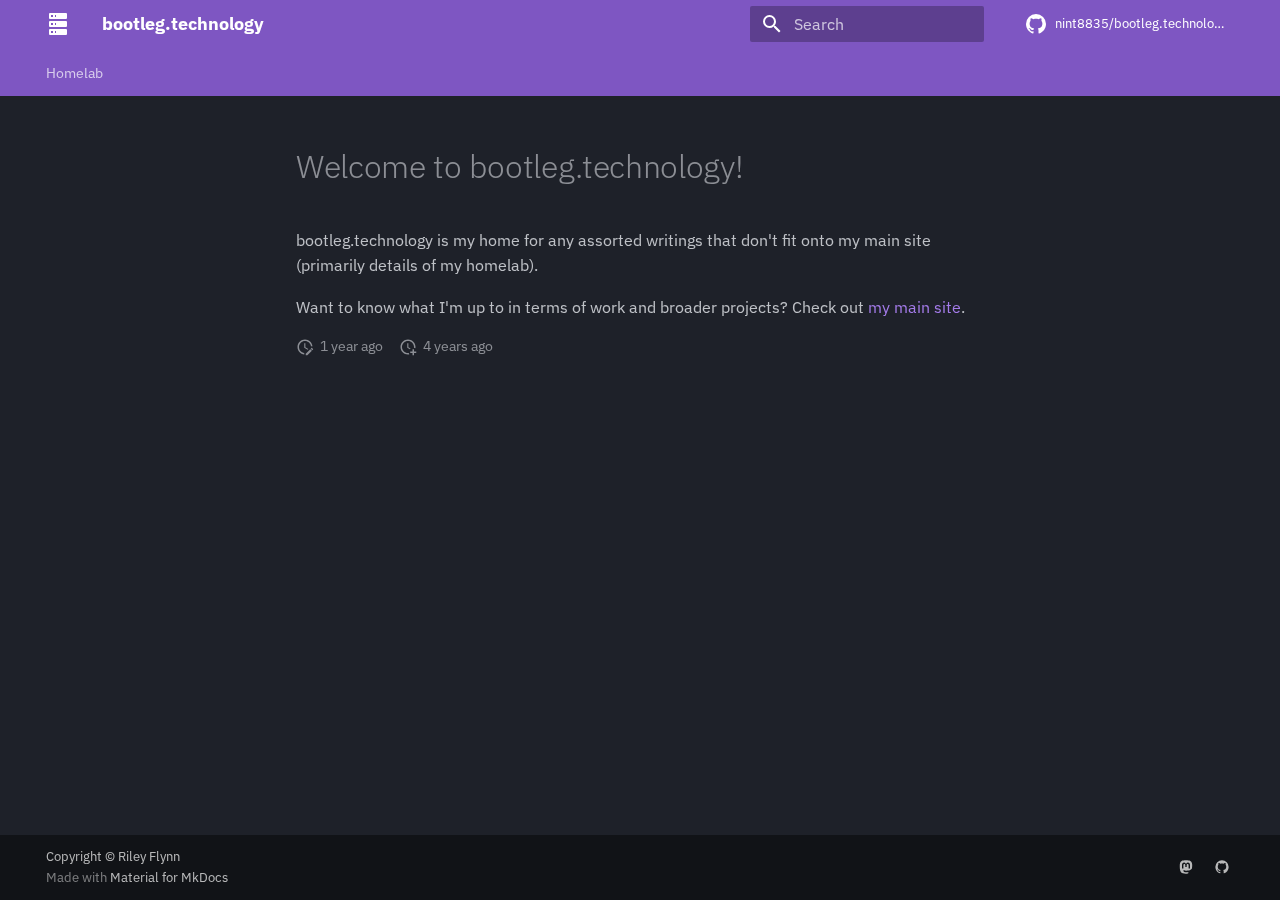
<file: index.html>
<!doctype html>
<html lang="en" class="no-js">
  <head>
    
      <meta charset="utf-8">
      <meta name="viewport" content="width=device-width,initial-scale=1">
      
      
      
        <link rel="canonical" href="https://bootleg.technology/">
      
      
      
      
        <link rel="alternate" type="application/rss+xml" title="RSS feed" href="feed_rss_created.xml">
        <link rel="alternate" type="application/rss+xml" title="RSS feed of updated content" href="feed_rss_updated.xml">
      
      <link rel="icon" href="assets/images/favicon.png">
      <meta name="generator" content="mkdocs-1.6.1, mkdocs-material-9.6.12">
    
    
      
        <title>Home - bootleg.technology</title>
      
    
    
      <link rel="stylesheet" href="assets/stylesheets/main.2afb09e1.min.css">
      
        
        <link rel="stylesheet" href="assets/stylesheets/palette.06af60db.min.css">
      
      


    
    
      
    
    
      
        
        
        
        <link rel="stylesheet" href="assets/external/fonts.googleapis.com/css.804a7bde.css">
        <style>:root{--md-text-font:"IBM Plex Sans";--md-code-font:"IBM Plex Mono"}</style>
      
    
    
      <link rel="stylesheet" href="css/timeago.css">
    
    <script>__md_scope=new URL(".",location),__md_hash=e=>[...e].reduce(((e,_)=>(e<<5)-e+_.charCodeAt(0)),0),__md_get=(e,_=localStorage,t=__md_scope)=>JSON.parse(_.getItem(t.pathname+"."+e)),__md_set=(e,_,t=localStorage,a=__md_scope)=>{try{t.setItem(a.pathname+"."+e,JSON.stringify(_))}catch(e){}}</script>
    
      

    
    
      
        <meta  property="og:type"  content="website" >
      
        <meta  property="og:title"  content="bootleg.technology" >
      
        <meta  property="og:description"  content="None" >
      
        <meta  property="og:image"  content="https://bootleg.technology/assets/images/social/index.png" >
      
        <meta  property="og:image:type"  content="image/png" >
      
        <meta  property="og:image:width"  content="1200" >
      
        <meta  property="og:image:height"  content="630" >
      
        <meta  property="og:url"  content="https://bootleg.technology/" >
      
        <meta  name="twitter:card"  content="summary_large_image" >
      
        <meta  name="twitter:title"  content="bootleg.technology" >
      
        <meta  name="twitter:description"  content="None" >
      
        <meta  name="twitter:image"  content="https://bootleg.technology/assets/images/social/index.png" >
      
    
    
  </head>
  
  
    
    
    
    
    
    <body dir="ltr" data-md-color-scheme="slate" data-md-color-primary="deep-purple" data-md-color-accent="teal">
  
    
    <input class="md-toggle" data-md-toggle="drawer" type="checkbox" id="__drawer" autocomplete="off">
    <input class="md-toggle" data-md-toggle="search" type="checkbox" id="__search" autocomplete="off">
    <label class="md-overlay" for="__drawer"></label>
    <div data-md-component="skip">
      
        
        <a href="#welcome-to-bootlegtechnology" class="md-skip">
          Skip to content
        </a>
      
    </div>
    <div data-md-component="announce">
      
    </div>
    
    
      

<header class="md-header" data-md-component="header">
  <nav class="md-header__inner md-grid" aria-label="Header">
    <a href="." title="bootleg.technology" class="md-header__button md-logo" aria-label="bootleg.technology" data-md-component="logo">
      
  
  <svg xmlns="http://www.w3.org/2000/svg" viewBox="0 0 24 24"><path d="M4 1h16a1 1 0 0 1 1 1v4a1 1 0 0 1-1 1H4a1 1 0 0 1-1-1V2a1 1 0 0 1 1-1m0 8h16a1 1 0 0 1 1 1v4a1 1 0 0 1-1 1H4a1 1 0 0 1-1-1v-4a1 1 0 0 1 1-1m0 8h16a1 1 0 0 1 1 1v4a1 1 0 0 1-1 1H4a1 1 0 0 1-1-1v-4a1 1 0 0 1 1-1M9 5h1V3H9zm0 8h1v-2H9zm0 8h1v-2H9zM5 3v2h2V3zm0 8v2h2v-2zm0 8v2h2v-2z"/></svg>

    </a>
    <label class="md-header__button md-icon" for="__drawer">
      
      <svg xmlns="http://www.w3.org/2000/svg" viewBox="0 0 24 24"><path d="M3 6h18v2H3zm0 5h18v2H3zm0 5h18v2H3z"/></svg>
    </label>
    <div class="md-header__title" data-md-component="header-title">
      <div class="md-header__ellipsis">
        <div class="md-header__topic">
          <span class="md-ellipsis">
            bootleg.technology
          </span>
        </div>
        <div class="md-header__topic" data-md-component="header-topic">
          <span class="md-ellipsis">
            
              Home
            
          </span>
        </div>
      </div>
    </div>
    
      
    
    
    
    
      
      
        <label class="md-header__button md-icon" for="__search">
          
          <svg xmlns="http://www.w3.org/2000/svg" viewBox="0 0 24 24"><path d="M9.5 3A6.5 6.5 0 0 1 16 9.5c0 1.61-.59 3.09-1.56 4.23l.27.27h.79l5 5-1.5 1.5-5-5v-.79l-.27-.27A6.52 6.52 0 0 1 9.5 16 6.5 6.5 0 0 1 3 9.5 6.5 6.5 0 0 1 9.5 3m0 2C7 5 5 7 5 9.5S7 14 9.5 14 14 12 14 9.5 12 5 9.5 5"/></svg>
        </label>
        <div class="md-search" data-md-component="search" role="dialog">
  <label class="md-search__overlay" for="__search"></label>
  <div class="md-search__inner" role="search">
    <form class="md-search__form" name="search">
      <input type="text" class="md-search__input" name="query" aria-label="Search" placeholder="Search" autocapitalize="off" autocorrect="off" autocomplete="off" spellcheck="false" data-md-component="search-query" required>
      <label class="md-search__icon md-icon" for="__search">
        
        <svg xmlns="http://www.w3.org/2000/svg" viewBox="0 0 24 24"><path d="M9.5 3A6.5 6.5 0 0 1 16 9.5c0 1.61-.59 3.09-1.56 4.23l.27.27h.79l5 5-1.5 1.5-5-5v-.79l-.27-.27A6.52 6.52 0 0 1 9.5 16 6.5 6.5 0 0 1 3 9.5 6.5 6.5 0 0 1 9.5 3m0 2C7 5 5 7 5 9.5S7 14 9.5 14 14 12 14 9.5 12 5 9.5 5"/></svg>
        
        <svg xmlns="http://www.w3.org/2000/svg" viewBox="0 0 24 24"><path d="M20 11v2H8l5.5 5.5-1.42 1.42L4.16 12l7.92-7.92L13.5 5.5 8 11z"/></svg>
      </label>
      <nav class="md-search__options" aria-label="Search">
        
        <button type="reset" class="md-search__icon md-icon" title="Clear" aria-label="Clear" tabindex="-1">
          
          <svg xmlns="http://www.w3.org/2000/svg" viewBox="0 0 24 24"><path d="M19 6.41 17.59 5 12 10.59 6.41 5 5 6.41 10.59 12 5 17.59 6.41 19 12 13.41 17.59 19 19 17.59 13.41 12z"/></svg>
        </button>
      </nav>
      
        <div class="md-search__suggest" data-md-component="search-suggest"></div>
      
    </form>
    <div class="md-search__output">
      <div class="md-search__scrollwrap" tabindex="0" data-md-scrollfix>
        <div class="md-search-result" data-md-component="search-result">
          <div class="md-search-result__meta">
            Initializing search
          </div>
          <ol class="md-search-result__list" role="presentation"></ol>
        </div>
      </div>
    </div>
  </div>
</div>
      
    
    
      <div class="md-header__source">
        <a href="https://github.com/nint8835/bootleg.technology" title="Go to repository" class="md-source" data-md-component="source">
  <div class="md-source__icon md-icon">
    
    <svg xmlns="http://www.w3.org/2000/svg" viewBox="0 0 24 24"><path d="M12 2A10 10 0 0 0 2 12c0 4.42 2.87 8.17 6.84 9.5.5.08.66-.23.66-.5v-1.69c-2.77.6-3.36-1.34-3.36-1.34-.46-1.16-1.11-1.47-1.11-1.47-.91-.62.07-.6.07-.6 1 .07 1.53 1.03 1.53 1.03.87 1.52 2.34 1.07 2.91.83.09-.65.35-1.09.63-1.34-2.22-.25-4.55-1.11-4.55-4.92 0-1.11.38-2 1.03-2.71-.1-.25-.45-1.29.1-2.64 0 0 .84-.27 2.75 1.02.79-.22 1.65-.33 2.5-.33s1.71.11 2.5.33c1.91-1.29 2.75-1.02 2.75-1.02.55 1.35.2 2.39.1 2.64.65.71 1.03 1.6 1.03 2.71 0 3.82-2.34 4.66-4.57 4.91.36.31.69.92.69 1.85V21c0 .27.16.59.67.5C19.14 20.16 22 16.42 22 12A10 10 0 0 0 12 2"/></svg>
  </div>
  <div class="md-source__repository">
    nint8835/bootleg.technology
  </div>
</a>
      </div>
    
  </nav>
  
</header>
    
    <div class="md-container" data-md-component="container">
      
      
        
          
            
<nav class="md-tabs" aria-label="Tabs" data-md-component="tabs">
  <div class="md-grid">
    <ul class="md-tabs__list">
      
        
  
  
  
  
    
    
      
  
  
  
  
    
    
      <li class="md-tabs__item">
        <a href="homelab/hardware/compute/" class="md-tabs__link">
          
  
  
  Homelab

        </a>
      </li>
    
  

    
  

      
    </ul>
  </div>
</nav>
          
        
      
      <main class="md-main" data-md-component="main">
        <div class="md-main__inner md-grid">
          
            
              
              <div class="md-sidebar md-sidebar--primary" data-md-component="sidebar" data-md-type="navigation" >
                <div class="md-sidebar__scrollwrap">
                  <div class="md-sidebar__inner">
                    


  


<nav class="md-nav md-nav--primary md-nav--lifted" aria-label="Navigation" data-md-level="0">
  <label class="md-nav__title" for="__drawer">
    <a href="." title="bootleg.technology" class="md-nav__button md-logo" aria-label="bootleg.technology" data-md-component="logo">
      
  
  <svg xmlns="http://www.w3.org/2000/svg" viewBox="0 0 24 24"><path d="M4 1h16a1 1 0 0 1 1 1v4a1 1 0 0 1-1 1H4a1 1 0 0 1-1-1V2a1 1 0 0 1 1-1m0 8h16a1 1 0 0 1 1 1v4a1 1 0 0 1-1 1H4a1 1 0 0 1-1-1v-4a1 1 0 0 1 1-1m0 8h16a1 1 0 0 1 1 1v4a1 1 0 0 1-1 1H4a1 1 0 0 1-1-1v-4a1 1 0 0 1 1-1M9 5h1V3H9zm0 8h1v-2H9zm0 8h1v-2H9zM5 3v2h2V3zm0 8v2h2v-2zm0 8v2h2v-2z"/></svg>

    </a>
    bootleg.technology
  </label>
  
    <div class="md-nav__source">
      <a href="https://github.com/nint8835/bootleg.technology" title="Go to repository" class="md-source" data-md-component="source">
  <div class="md-source__icon md-icon">
    
    <svg xmlns="http://www.w3.org/2000/svg" viewBox="0 0 24 24"><path d="M12 2A10 10 0 0 0 2 12c0 4.42 2.87 8.17 6.84 9.5.5.08.66-.23.66-.5v-1.69c-2.77.6-3.36-1.34-3.36-1.34-.46-1.16-1.11-1.47-1.11-1.47-.91-.62.07-.6.07-.6 1 .07 1.53 1.03 1.53 1.03.87 1.52 2.34 1.07 2.91.83.09-.65.35-1.09.63-1.34-2.22-.25-4.55-1.11-4.55-4.92 0-1.11.38-2 1.03-2.71-.1-.25-.45-1.29.1-2.64 0 0 .84-.27 2.75 1.02.79-.22 1.65-.33 2.5-.33s1.71.11 2.5.33c1.91-1.29 2.75-1.02 2.75-1.02.55 1.35.2 2.39.1 2.64.65.71 1.03 1.6 1.03 2.71 0 3.82-2.34 4.66-4.57 4.91.36.31.69.92.69 1.85V21c0 .27.16.59.67.5C19.14 20.16 22 16.42 22 12A10 10 0 0 0 12 2"/></svg>
  </div>
  <div class="md-source__repository">
    nint8835/bootleg.technology
  </div>
</a>
    </div>
  
  <ul class="md-nav__list" data-md-scrollfix>
    
      
      
  
  
  
  
    
    
    
    
      
      
        
      
    
    
    <li class="md-nav__item md-nav__item--nested">
      
        
        
        <input class="md-nav__toggle md-toggle " type="checkbox" id="__nav_1" >
        
          
          <label class="md-nav__link" for="__nav_1" id="__nav_1_label" tabindex="0">
            
  
  
  <span class="md-ellipsis">
    Homelab
    
  </span>
  

            <span class="md-nav__icon md-icon"></span>
          </label>
        
        <nav class="md-nav" data-md-level="1" aria-labelledby="__nav_1_label" aria-expanded="false">
          <label class="md-nav__title" for="__nav_1">
            <span class="md-nav__icon md-icon"></span>
            Homelab
          </label>
          <ul class="md-nav__list" data-md-scrollfix>
            
              
                
  
  
  
  
    
    
    
    
      
      
        
      
    
    
    <li class="md-nav__item md-nav__item--nested">
      
        
        
        <input class="md-nav__toggle md-toggle " type="checkbox" id="__nav_1_1" >
        
          
          <label class="md-nav__link" for="__nav_1_1" id="__nav_1_1_label" tabindex="0">
            
  
  
  <span class="md-ellipsis">
    Hardware
    
  </span>
  

            <span class="md-nav__icon md-icon"></span>
          </label>
        
        <nav class="md-nav" data-md-level="2" aria-labelledby="__nav_1_1_label" aria-expanded="false">
          <label class="md-nav__title" for="__nav_1_1">
            <span class="md-nav__icon md-icon"></span>
            Hardware
          </label>
          <ul class="md-nav__list" data-md-scrollfix>
            
              
                
  
  
  
  
    <li class="md-nav__item">
      <a href="homelab/hardware/compute/" class="md-nav__link">
        
  
  
  <span class="md-ellipsis">
    Compute
    
  </span>
  

      </a>
    </li>
  

              
            
              
                
  
  
  
  
    <li class="md-nav__item">
      <a href="homelab/hardware/network/" class="md-nav__link">
        
  
  
  <span class="md-ellipsis">
    Network
    
  </span>
  

      </a>
    </li>
  

              
            
              
                
  
  
  
  
    <li class="md-nav__item">
      <a href="homelab/hardware/storage/" class="md-nav__link">
        
  
  
  <span class="md-ellipsis">
    Storage
    
  </span>
  

      </a>
    </li>
  

              
            
          </ul>
        </nav>
      
    </li>
  

              
            
          </ul>
        </nav>
      
    </li>
  

    
  </ul>
</nav>
                  </div>
                </div>
              </div>
            
            
              
              <div class="md-sidebar md-sidebar--secondary" data-md-component="sidebar" data-md-type="toc" >
                <div class="md-sidebar__scrollwrap">
                  <div class="md-sidebar__inner">
                    

<nav class="md-nav md-nav--secondary" aria-label="Table of contents">
  
  
  
    
  
  
</nav>
                  </div>
                </div>
              </div>
            
          
          
            <div class="md-content" data-md-component="content">
              <article class="md-content__inner md-typeset">
                
                  


  
  


<h1 id="welcome-to-bootlegtechnology">Welcome to bootleg.technology!</h1>
<p>bootleg.technology is my home for any assorted writings that don't fit onto my main site (primarily details of my homelab).</p>
<p>Want to know what I'm up to in terms of work and broader projects? Check out <a href="https://rileyflynn.me">my main site</a>.</p>







  
    
  
  
    
  


  <aside class="md-source-file">
    
      
  <span class="md-source-file__fact">
    <span class="md-icon" title="Last update">
      <svg xmlns="http://www.w3.org/2000/svg" viewBox="0 0 24 24"><path d="M21 13.1c-.1 0-.3.1-.4.2l-1 1 2.1 2.1 1-1c.2-.2.2-.6 0-.8l-1.3-1.3c-.1-.1-.2-.2-.4-.2m-1.9 1.8-6.1 6V23h2.1l6.1-6.1zM12.5 7v5.2l4 2.4-1 1L11 13V7zM11 21.9c-5.1-.5-9-4.8-9-9.9C2 6.5 6.5 2 12 2c5.3 0 9.6 4.1 10 9.3-.3-.1-.6-.2-1-.2s-.7.1-1 .2C19.6 7.2 16.2 4 12 4c-4.4 0-8 3.6-8 8 0 4.1 3.1 7.5 7.1 7.9l-.1.2z"/></svg>
    </span>
    <span class="git-revision-date-localized-plugin git-revision-date-localized-plugin-timeago" title="April 18, 2025 02:19:19"><span class="timeago" datetime="2025-04-18T02:19:19+00:00" locale="en"></span></span><span class="git-revision-date-localized-plugin git-revision-date-localized-plugin-iso_date" title="April 18, 2025 02:19:19">2025-04-18</span>
  </span>

    
    
      
  <span class="md-source-file__fact">
    <span class="md-icon" title="Created">
      <svg xmlns="http://www.w3.org/2000/svg" viewBox="0 0 24 24"><path d="M14.47 15.08 11 13V7h1.5v5.25l3.08 1.83c-.41.28-.79.62-1.11 1m-1.39 4.84c-.36.05-.71.08-1.08.08-4.42 0-8-3.58-8-8s3.58-8 8-8 8 3.58 8 8c0 .37-.03.72-.08 1.08.69.1 1.33.32 1.92.64.1-.56.16-1.13.16-1.72 0-5.5-4.5-10-10-10S2 6.5 2 12s4.47 10 10 10c.59 0 1.16-.06 1.72-.16-.32-.59-.54-1.23-.64-1.92M18 15v3h-3v2h3v3h2v-3h3v-2h-3v-3z"/></svg>
    </span>
    <span class="git-revision-date-localized-plugin git-revision-date-localized-plugin-timeago" title="March 6, 2022 19:49:54"><span class="timeago" datetime="2022-03-06T19:49:54+00:00" locale="en"></span></span><span class="git-revision-date-localized-plugin git-revision-date-localized-plugin-iso_date" title="March 6, 2022 19:49:54">2022-03-06</span>
  </span>

    
    
    
  </aside>





                
              </article>
            </div>
          
          
<script>var target=document.getElementById(location.hash.slice(1));target&&target.name&&(target.checked=target.name.startsWith("__tabbed_"))</script>
        </div>
        
      </main>
      
        <footer class="md-footer">
  
  <div class="md-footer-meta md-typeset">
    <div class="md-footer-meta__inner md-grid">
      <div class="md-copyright">
  
    <div class="md-copyright__highlight">
      Copyright &copy; Riley Flynn
    </div>
  
  
    Made with
    <a href="https://squidfunk.github.io/mkdocs-material/" target="_blank" rel="noopener">
      Material for MkDocs
    </a>
  
</div>
      
        <div class="md-social">
  
    
    
      
    
    
    
      
      
    
    <a href="https://hachyderm.io/@nit" target="_blank" rel="noopener me" title="hachyderm.io" class="md-social__link">
      <svg xmlns="http://www.w3.org/2000/svg" viewBox="0 0 24 24"><path d="M20.94 14c-.28 1.41-2.44 2.96-4.97 3.26-1.31.15-2.6.3-3.97.24-2.25-.11-4-.54-4-.54v.62c.32 2.22 2.22 2.35 4.03 2.42 1.82.05 3.44-.46 3.44-.46l.08 1.65s-1.28.68-3.55.81c-1.25.07-2.81-.03-4.62-.5-3.92-1.05-4.6-5.24-4.7-9.5l-.01-3.43c0-4.34 2.83-5.61 2.83-5.61C6.95 2.3 9.41 2 11.97 2h.06c2.56 0 5.02.3 6.47.96 0 0 2.83 1.27 2.83 5.61 0 0 .04 3.21-.39 5.43M18 8.91c0-1.08-.3-1.91-.85-2.56-.56-.63-1.3-.96-2.23-.96-1.06 0-1.87.41-2.42 1.23l-.5.88-.5-.88c-.56-.82-1.36-1.23-2.43-1.23-.92 0-1.66.33-2.23.96C6.29 7 6 7.83 6 8.91v5.26h2.1V9.06c0-1.06.45-1.62 1.36-1.62 1 0 1.5.65 1.5 1.93v2.79h2.07V9.37c0-1.28.5-1.93 1.51-1.93.9 0 1.35.56 1.35 1.62v5.11H18z"/></svg>
    </a>
  
    
    
    
    
      
      
    
    <a href="https://github.com/nint8835" target="_blank" rel="noopener" title="github.com" class="md-social__link">
      <svg xmlns="http://www.w3.org/2000/svg" viewBox="0 0 24 24"><path d="M12 2A10 10 0 0 0 2 12c0 4.42 2.87 8.17 6.84 9.5.5.08.66-.23.66-.5v-1.69c-2.77.6-3.36-1.34-3.36-1.34-.46-1.16-1.11-1.47-1.11-1.47-.91-.62.07-.6.07-.6 1 .07 1.53 1.03 1.53 1.03.87 1.52 2.34 1.07 2.91.83.09-.65.35-1.09.63-1.34-2.22-.25-4.55-1.11-4.55-4.92 0-1.11.38-2 1.03-2.71-.1-.25-.45-1.29.1-2.64 0 0 .84-.27 2.75 1.02.79-.22 1.65-.33 2.5-.33s1.71.11 2.5.33c1.91-1.29 2.75-1.02 2.75-1.02.55 1.35.2 2.39.1 2.64.65.71 1.03 1.6 1.03 2.71 0 3.82-2.34 4.66-4.57 4.91.36.31.69.92.69 1.85V21c0 .27.16.59.67.5C19.14 20.16 22 16.42 22 12A10 10 0 0 0 12 2"/></svg>
    </a>
  
</div>
      
    </div>
  </div>
</footer>
      
    </div>
    <div class="md-dialog" data-md-component="dialog">
      <div class="md-dialog__inner md-typeset"></div>
    </div>
    
      <div class="md-progress" data-md-component="progress" role="progressbar"></div>
    
    
    
      
      <script id="__config" type="application/json">{"base": ".", "features": ["navigation.tracking", "navigation.tabs", "navigation.sections", "navigation.instant", "navigation.instant.progress", "content.code.annotate", "content.tooltips", "search.suggest"], "search": "assets/javascripts/workers/search.f8cc74c7.min.js", "tags": null, "translations": {"clipboard.copied": "Copied to clipboard", "clipboard.copy": "Copy to clipboard", "search.result.more.one": "1 more on this page", "search.result.more.other": "# more on this page", "search.result.none": "No matching documents", "search.result.one": "1 matching document", "search.result.other": "# matching documents", "search.result.placeholder": "Type to start searching", "search.result.term.missing": "Missing", "select.version": "Select version"}, "version": null}</script>
    
    
      <script src="assets/javascripts/bundle.c8b220af.min.js"></script>
      
        <script src="js/timeago.min.js"></script>
      
        <script src="js/timeago_mkdocs_material.js"></script>
      
        <script src="javascripts/mathjax.js"></script>
      
        <script src="https:/polyfill.io/v3/polyfill.min.js?features=es6"></script>
      
        <script src="assets/external/unpkg.com/mathjax@3/es5/tex-mml-chtml.js"></script>
      
    
  </body>
</html>
</file>
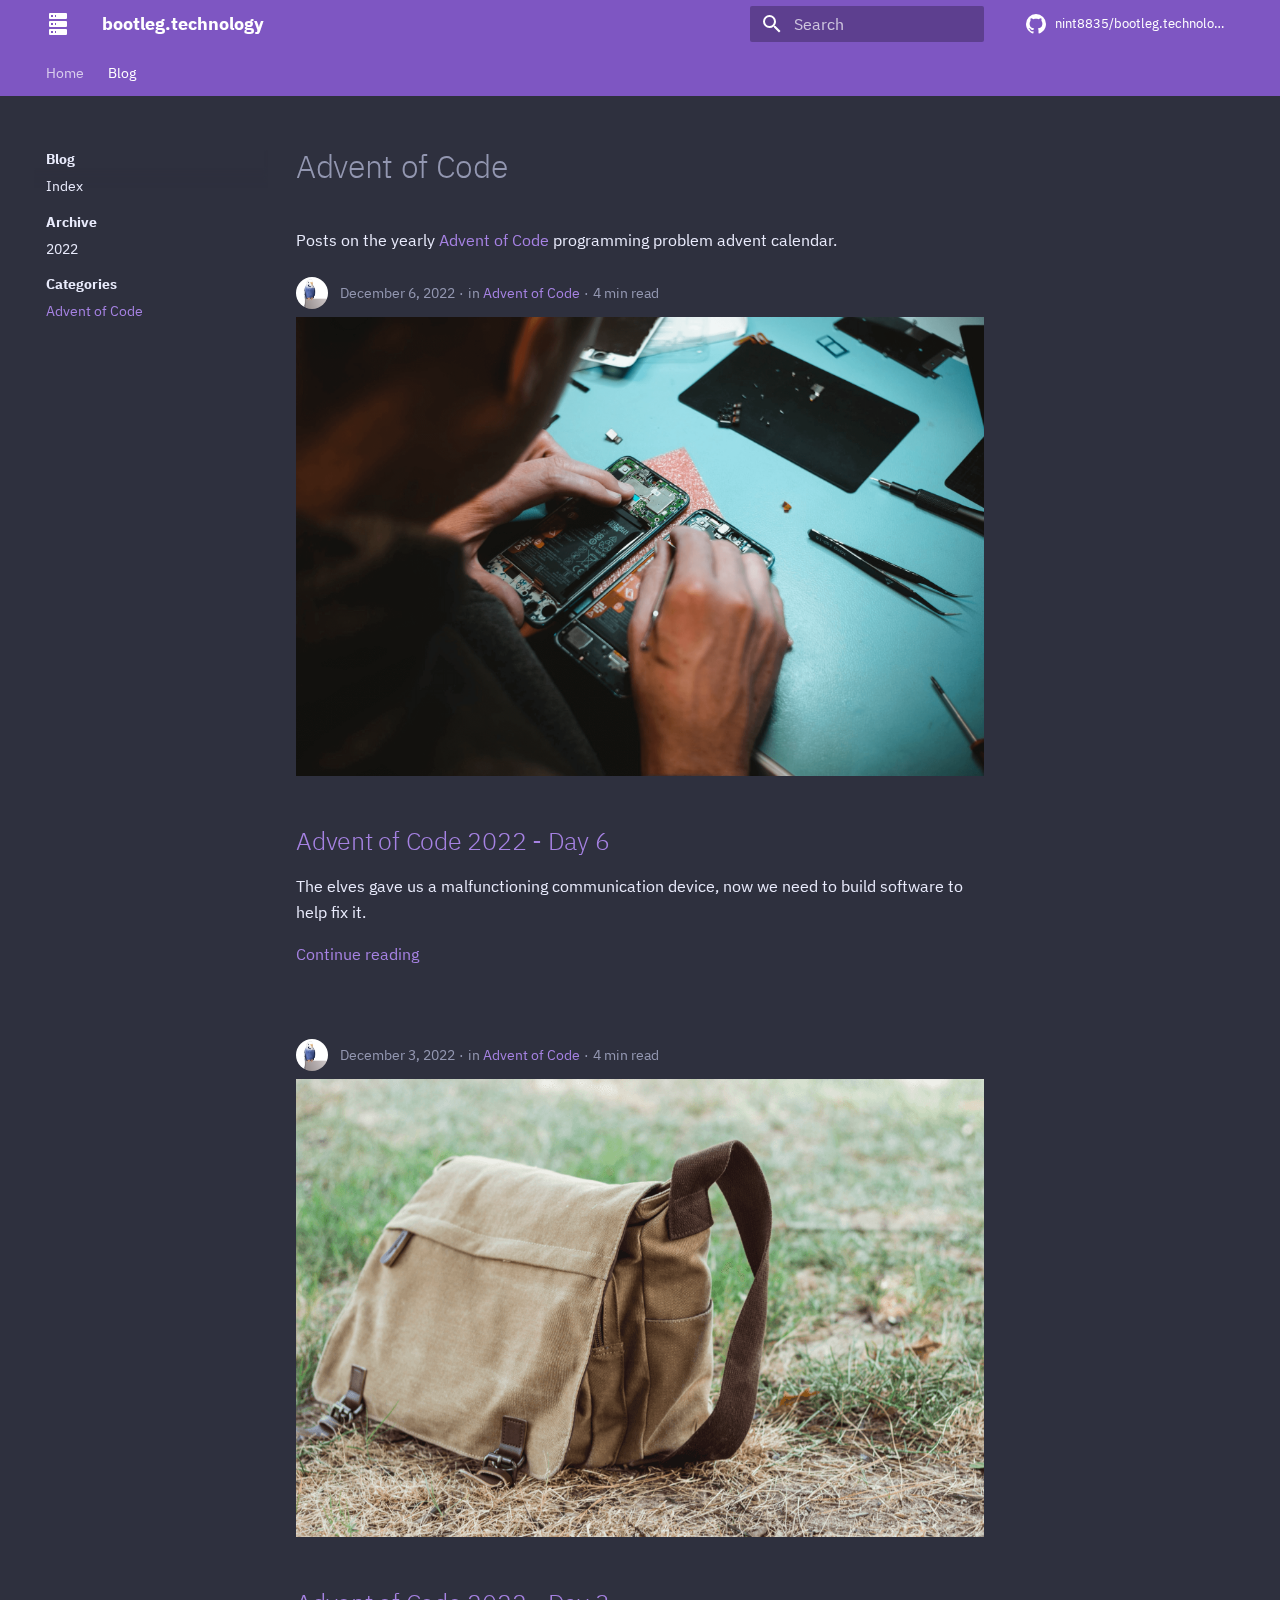
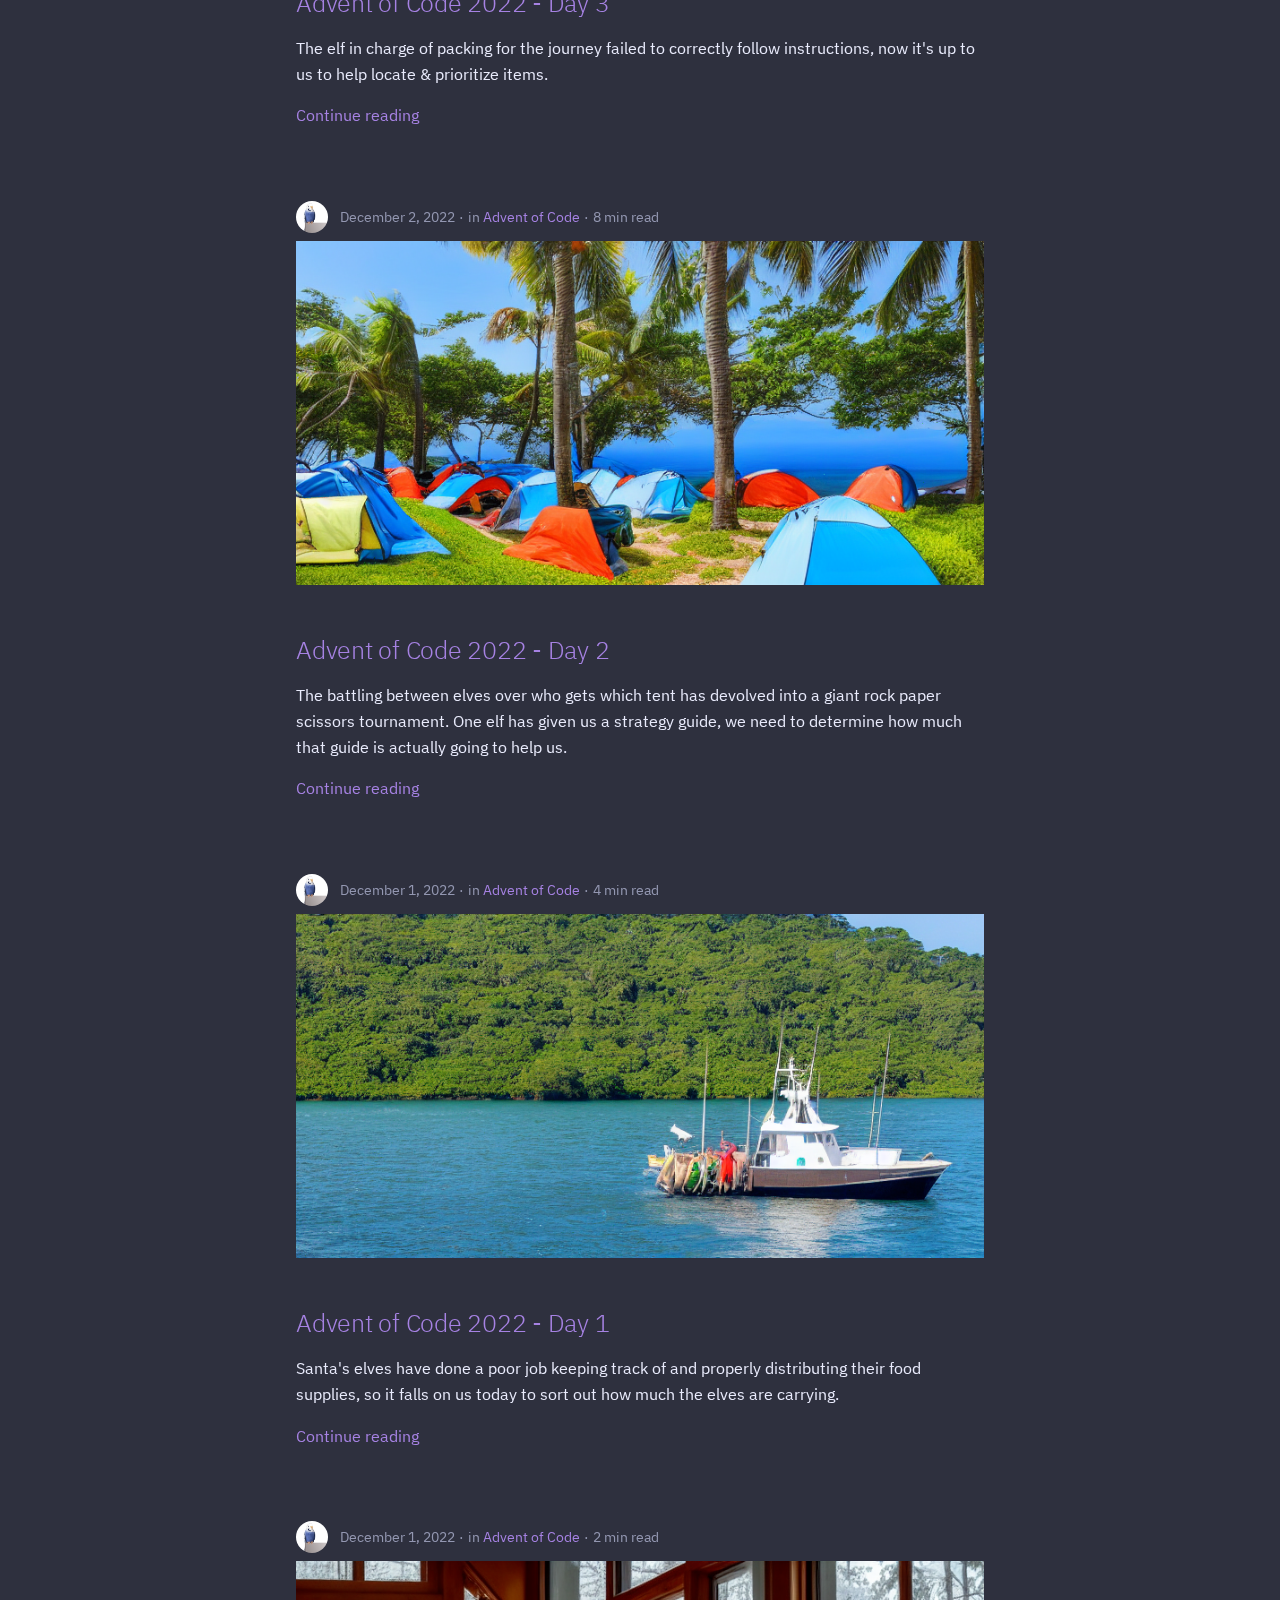
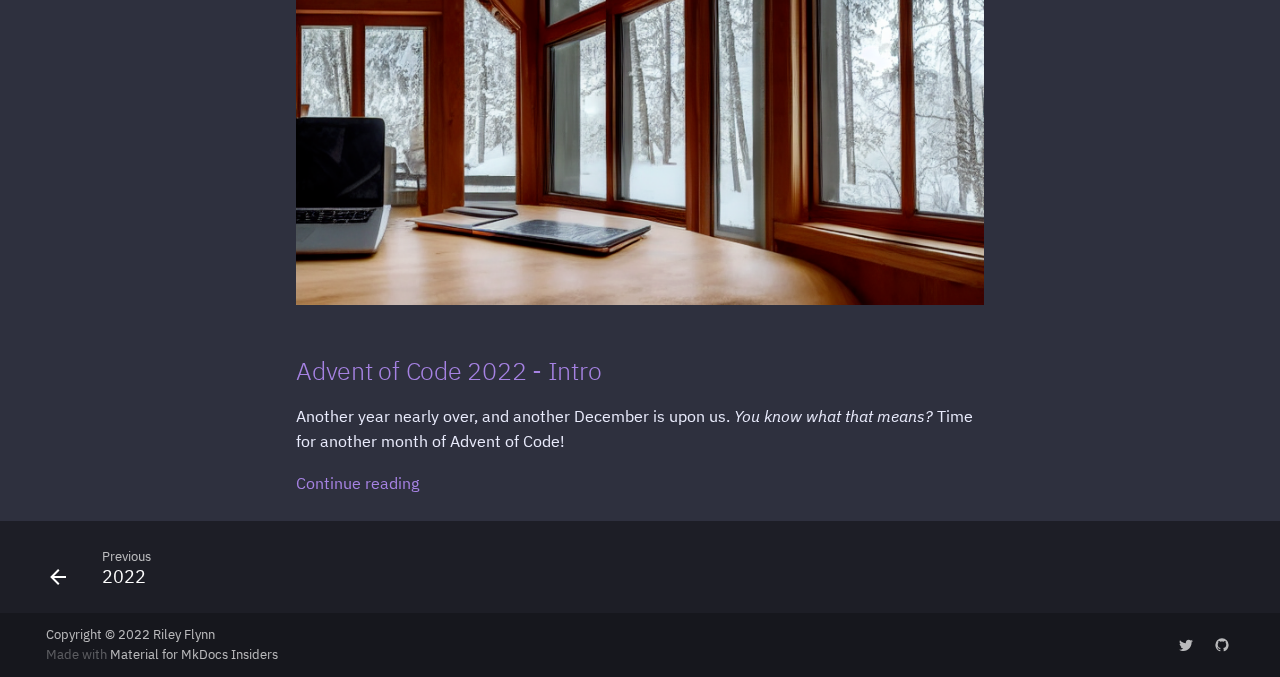
<file: blog/category/advent-of-code/index.html>
<!doctype html>
<html lang="en" class="no-js">
  <head>
    
      <meta charset="utf-8">
      <meta name="viewport" content="width=device-width,initial-scale=1">
      
        <meta name="description" content="Posts on the yearly Advent of Code programming problem advent calendar.">
      
      
      
        <link rel="canonical" href="https://bootleg.technology/blog/category/advent-of-code/">
      
      
        
      
      
        <link rel="alternate" type="application/rss+xml" title="RSS feed" href="../../../feed_rss_created.xml">
        <link rel="alternate" type="application/rss+xml" title="RSS feed of updated content" href="../../../feed_rss_updated.xml">
      
      <link rel="icon" href="../../../assets/images/favicon.png">
      <meta name="generator" content="mkdocs-1.4.2, mkdocs-material-8.5.11+insiders-4.27.0">
    
    
      
        <title>Advent of Code - bootleg.technology</title>
      
    
    
      <link rel="stylesheet" href="../../../assets/stylesheets/main.b2225816.min.css">
      
        
        <link rel="stylesheet" href="../../../assets/stylesheets/palette.2505c338.min.css">
        
          
          
          <meta name="theme-color" content="#7e56c2">
        
      
      

    
    
    
      
        
        
        
        <link rel="stylesheet" href="../../../assets/external/fonts.googleapis.com/css.css">
        <style>:root{--md-text-font:"IBM Plex Sans";--md-code-font:"IBM Plex Mono"}</style>
      
    
    
      <link rel="stylesheet" href="../../../css/timeago.css">
    
    <script>__md_scope=new URL("../../..",location),__md_hash=e=>[...e].reduce((e,_)=>(e<<5)-e+_.charCodeAt(0),0),__md_get=(e,_=localStorage,t=__md_scope)=>JSON.parse(_.getItem(t.pathname+"."+e)),__md_set=(e,_,t=localStorage,a=__md_scope)=>{try{t.setItem(a.pathname+"."+e,JSON.stringify(_))}catch(e){}}</script>
    
      

    
    
      
        <meta  property="og:type"  content="website" >
      
        <meta  property="og:title"  content="Advent of Code - bootleg.technology" >
      
        <meta  property="og:description"  content="Posts on the yearly Advent of Code programming problem advent calendar." >
      
        <meta  property="og:image"  content="https://bootleg.technology/assets/images/social/blog/category/advent-of-code.png" >
      
        <meta  property="og:image:type"  content="image/png" >
      
        <meta  property="og:image:width"  content="1200" >
      
        <meta  property="og:image:height"  content="630" >
      
        <meta  property="og:url"  content="https://bootleg.technology/blog/category/advent-of-code/" >
      
        <meta  name="twitter:card"  content="summary_large_image" >
      
        <meta  name="twitter:title"  content="Advent of Code - bootleg.technology" >
      
        <meta  name="twitter:description"  content="Posts on the yearly Advent of Code programming problem advent calendar." >
      
        <meta  name="twitter:image"  content="https://bootleg.technology/assets/images/social/blog/category/advent-of-code.png" >
      
    
    
  </head>
  
  
    
    
    
    
    
    <body dir="ltr" data-md-color-scheme="slate" data-md-color-primary="deep-purple" data-md-color-accent="teal">
  
    
    <input class="md-toggle" data-md-toggle="drawer" type="checkbox" id="__drawer" autocomplete="off">
    <input class="md-toggle" data-md-toggle="search" type="checkbox" id="__search" autocomplete="off">
    <label class="md-overlay" for="__drawer"></label>
    <div data-md-component="skip">
      
        
        <a href="#advent-of-code" class="md-skip">
          Skip to content
        </a>
      
    </div>
    <div data-md-component="announce">
      
    </div>
    
    
      

<header class="md-header" data-md-component="header">
  <nav class="md-header__inner md-grid" aria-label="Header">
    <a href="../../.." title="bootleg.technology" class="md-header__button md-logo" aria-label="bootleg.technology" data-md-component="logo">
      
  
  <svg xmlns="http://www.w3.org/2000/svg" viewBox="0 0 24 24"><path d="M4 1h16a1 1 0 0 1 1 1v4a1 1 0 0 1-1 1H4a1 1 0 0 1-1-1V2a1 1 0 0 1 1-1m0 8h16a1 1 0 0 1 1 1v4a1 1 0 0 1-1 1H4a1 1 0 0 1-1-1v-4a1 1 0 0 1 1-1m0 8h16a1 1 0 0 1 1 1v4a1 1 0 0 1-1 1H4a1 1 0 0 1-1-1v-4a1 1 0 0 1 1-1M9 5h1V3H9v2m0 8h1v-2H9v2m0 8h1v-2H9v2M5 3v2h2V3H5m0 8v2h2v-2H5m0 8v2h2v-2H5Z"/></svg>

    </a>
    <label class="md-header__button md-icon" for="__drawer">
      <svg xmlns="http://www.w3.org/2000/svg" viewBox="0 0 24 24"><path d="M3 6h18v2H3V6m0 5h18v2H3v-2m0 5h18v2H3v-2Z"/></svg>
    </label>
    <div class="md-header__title" data-md-component="header-title">
      <div class="md-header__ellipsis">
        <div class="md-header__topic">
          <span class="md-ellipsis">
            bootleg.technology
          </span>
        </div>
        <div class="md-header__topic" data-md-component="header-topic">
          <span class="md-ellipsis">
            
              Advent of Code
            
          </span>
        </div>
      </div>
    </div>
    
    
    
    
      <label class="md-header__button md-icon" for="__search">
        <svg xmlns="http://www.w3.org/2000/svg" viewBox="0 0 24 24"><path d="M9.5 3A6.5 6.5 0 0 1 16 9.5c0 1.61-.59 3.09-1.56 4.23l.27.27h.79l5 5-1.5 1.5-5-5v-.79l-.27-.27A6.516 6.516 0 0 1 9.5 16 6.5 6.5 0 0 1 3 9.5 6.5 6.5 0 0 1 9.5 3m0 2C7 5 5 7 5 9.5S7 14 9.5 14 14 12 14 9.5 12 5 9.5 5Z"/></svg>
      </label>
      <div class="md-search" data-md-component="search" role="dialog">
  <label class="md-search__overlay" for="__search"></label>
  <div class="md-search__inner" role="search">
    <form class="md-search__form" name="search">
      <input type="text" class="md-search__input" name="query" aria-label="Search" placeholder="Search" autocapitalize="off" autocorrect="off" autocomplete="off" spellcheck="false" data-md-component="search-query" required>
      <label class="md-search__icon md-icon" for="__search">
        <svg xmlns="http://www.w3.org/2000/svg" viewBox="0 0 24 24"><path d="M9.5 3A6.5 6.5 0 0 1 16 9.5c0 1.61-.59 3.09-1.56 4.23l.27.27h.79l5 5-1.5 1.5-5-5v-.79l-.27-.27A6.516 6.516 0 0 1 9.5 16 6.5 6.5 0 0 1 3 9.5 6.5 6.5 0 0 1 9.5 3m0 2C7 5 5 7 5 9.5S7 14 9.5 14 14 12 14 9.5 12 5 9.5 5Z"/></svg>
        <svg xmlns="http://www.w3.org/2000/svg" viewBox="0 0 24 24"><path d="M20 11v2H8l5.5 5.5-1.42 1.42L4.16 12l7.92-7.92L13.5 5.5 8 11h12Z"/></svg>
      </label>
      <nav class="md-search__options" aria-label="Search">
        
        <button type="reset" class="md-search__icon md-icon" title="Clear" aria-label="Clear" tabindex="-1">
          <svg xmlns="http://www.w3.org/2000/svg" viewBox="0 0 24 24"><path d="M19 6.41 17.59 5 12 10.59 6.41 5 5 6.41 10.59 12 5 17.59 6.41 19 12 13.41 17.59 19 19 17.59 13.41 12 19 6.41Z"/></svg>
        </button>
      </nav>
      
        <div class="md-search__suggest" data-md-component="search-suggest"></div>
      
    </form>
    <div class="md-search__output">
      <div class="md-search__scrollwrap" data-md-scrollfix>
        <div class="md-search-result" data-md-component="search-result">
          <div class="md-search-result__meta">
            Initializing search
          </div>
          <ol class="md-search-result__list"></ol>
        </div>
      </div>
    </div>
  </div>
</div>
    
    
      <div class="md-header__source">
        <a href="https://github.com/nint8835/bootleg.technology" title="Go to repository" class="md-source" data-md-component="source">
  <div class="md-source__icon md-icon">
    
    <svg xmlns="http://www.w3.org/2000/svg" viewBox="0 0 24 24"><path d="M12 2A10 10 0 0 0 2 12c0 4.42 2.87 8.17 6.84 9.5.5.08.66-.23.66-.5v-1.69c-2.77.6-3.36-1.34-3.36-1.34-.46-1.16-1.11-1.47-1.11-1.47-.91-.62.07-.6.07-.6 1 .07 1.53 1.03 1.53 1.03.87 1.52 2.34 1.07 2.91.83.09-.65.35-1.09.63-1.34-2.22-.25-4.55-1.11-4.55-4.92 0-1.11.38-2 1.03-2.71-.1-.25-.45-1.29.1-2.64 0 0 .84-.27 2.75 1.02.79-.22 1.65-.33 2.5-.33.85 0 1.71.11 2.5.33 1.91-1.29 2.75-1.02 2.75-1.02.55 1.35.2 2.39.1 2.64.65.71 1.03 1.6 1.03 2.71 0 3.82-2.34 4.66-4.57 4.91.36.31.69.92.69 1.85V21c0 .27.16.59.67.5C19.14 20.16 22 16.42 22 12A10 10 0 0 0 12 2Z"/></svg>
  </div>
  <div class="md-source__repository">
    nint8835/bootleg.technology
  </div>
</a>
      </div>
    
  </nav>
  
</header>
    
    <div class="md-container" data-md-component="container">
      
      
        
          
            <nav class="md-tabs" aria-label="Tabs" data-md-component="tabs">
  <div class="md-tabs__inner md-grid">
    <ul class="md-tabs__list">
      
        




  
    <li class="md-tabs__item">
      <a href="../../.." class="md-tabs__link">
        
  
    
  
  Home

      </a>
    </li>
  

      
        

  




  
    
    
      <li class="md-tabs__item">
        <a href="../../" class="md-tabs__link md-tabs__link--active">
          
  
    
  
  Blog

        </a>
      </li>
    
  

      
    </ul>
  </div>
</nav>
          
        
      
      <main class="md-main" data-md-component="main">
        <div class="md-main__inner md-grid">
          
            
              
              <div class="md-sidebar md-sidebar--primary" data-md-component="sidebar" data-md-type="navigation" >
                <div class="md-sidebar__scrollwrap">
                  <div class="md-sidebar__inner">
                    


  


<nav class="md-nav md-nav--primary md-nav--lifted" aria-label="Navigation" data-md-level="0">
  <label class="md-nav__title" for="__drawer">
    <a href="../../.." title="bootleg.technology" class="md-nav__button md-logo" aria-label="bootleg.technology" data-md-component="logo">
      
  
  <svg xmlns="http://www.w3.org/2000/svg" viewBox="0 0 24 24"><path d="M4 1h16a1 1 0 0 1 1 1v4a1 1 0 0 1-1 1H4a1 1 0 0 1-1-1V2a1 1 0 0 1 1-1m0 8h16a1 1 0 0 1 1 1v4a1 1 0 0 1-1 1H4a1 1 0 0 1-1-1v-4a1 1 0 0 1 1-1m0 8h16a1 1 0 0 1 1 1v4a1 1 0 0 1-1 1H4a1 1 0 0 1-1-1v-4a1 1 0 0 1 1-1M9 5h1V3H9v2m0 8h1v-2H9v2m0 8h1v-2H9v2M5 3v2h2V3H5m0 8v2h2v-2H5m0 8v2h2v-2H5Z"/></svg>

    </a>
    bootleg.technology
  </label>
  
    <div class="md-nav__source">
      <a href="https://github.com/nint8835/bootleg.technology" title="Go to repository" class="md-source" data-md-component="source">
  <div class="md-source__icon md-icon">
    
    <svg xmlns="http://www.w3.org/2000/svg" viewBox="0 0 24 24"><path d="M12 2A10 10 0 0 0 2 12c0 4.42 2.87 8.17 6.84 9.5.5.08.66-.23.66-.5v-1.69c-2.77.6-3.36-1.34-3.36-1.34-.46-1.16-1.11-1.47-1.11-1.47-.91-.62.07-.6.07-.6 1 .07 1.53 1.03 1.53 1.03.87 1.52 2.34 1.07 2.91.83.09-.65.35-1.09.63-1.34-2.22-.25-4.55-1.11-4.55-4.92 0-1.11.38-2 1.03-2.71-.1-.25-.45-1.29.1-2.64 0 0 .84-.27 2.75 1.02.79-.22 1.65-.33 2.5-.33.85 0 1.71.11 2.5.33 1.91-1.29 2.75-1.02 2.75-1.02.55 1.35.2 2.39.1 2.64.65.71 1.03 1.6 1.03 2.71 0 3.82-2.34 4.66-4.57 4.91.36.31.69.92.69 1.85V21c0 .27.16.59.67.5C19.14 20.16 22 16.42 22 12A10 10 0 0 0 12 2Z"/></svg>
  </div>
  <div class="md-source__repository">
    nint8835/bootleg.technology
  </div>
</a>
    </div>
  
  <ul class="md-nav__list" data-md-scrollfix>
    
      
      
  
  
  
    <li class="md-nav__item">
      <a href="../../.." class="md-nav__link">
        
  
  <span class="md-ellipsis">
    
  
    Home
  

    
  </span>
  
  

      </a>
    </li>
  

    
      
      
  
  
    
  
  
    
    
    
    <li class="md-nav__item md-nav__item--active md-nav__item--nested">
      
        
        
          <input class="md-nav__toggle md-toggle" data-md-toggle="__nav_2" type="checkbox" id="__nav_2" checked>
        
        
          <label class="md-nav__link" for="__nav_2">
            
  
  <span class="md-ellipsis">
    
  
    Blog
  

    
  </span>
  
  

            <span class="md-nav__icon md-icon"></span>
          </label>
        
        <nav class="md-nav" aria-label="Blog" data-md-level="1">
          <label class="md-nav__title" for="__nav_2">
            <span class="md-nav__icon md-icon"></span>
            
  
    Blog
  

          </label>
          <ul class="md-nav__list" data-md-scrollfix>
            
              
                
  
  
  
    <li class="md-nav__item">
      <a href="../../" class="md-nav__link">
        
  
  <span class="md-ellipsis">
    
  
    Index
  

    
  </span>
  
  

      </a>
    </li>
  

              
            
              
                
  
  
  
    
    
    
      
    
    <li class="md-nav__item md-nav__item--section md-nav__item--nested">
      
        
        
          <input class="md-nav__toggle md-toggle" data-md-toggle="__nav_2_2" type="checkbox" id="__nav_2_2" >
        
        
          <label class="md-nav__link" for="__nav_2_2">
            
  
  <span class="md-ellipsis">
    
  
    Archive
  

    
  </span>
  
  

            <span class="md-nav__icon md-icon"></span>
          </label>
        
        <nav class="md-nav" aria-label="Archive" data-md-level="2">
          <label class="md-nav__title" for="__nav_2_2">
            <span class="md-nav__icon md-icon"></span>
            
  
    Archive
  

          </label>
          <ul class="md-nav__list" data-md-scrollfix>
            
              
                
  
  
  
    <li class="md-nav__item">
      <a href="../../archive/2022/" class="md-nav__link">
        
  
  <span class="md-ellipsis">
    
  
    2022
  

    
  </span>
  
  

      </a>
    </li>
  

              
            
          </ul>
        </nav>
      
    </li>
  

              
            
              
                
  
  
    
  
  
    
    
    
      
    
    <li class="md-nav__item md-nav__item--active md-nav__item--section md-nav__item--nested">
      
        
        
          <input class="md-nav__toggle md-toggle" data-md-toggle="__nav_2_3" type="checkbox" id="__nav_2_3" checked>
        
        
          <label class="md-nav__link" for="__nav_2_3">
            
  
  <span class="md-ellipsis">
    
  
    Categories
  

    
  </span>
  
  

            <span class="md-nav__icon md-icon"></span>
          </label>
        
        <nav class="md-nav" aria-label="Categories" data-md-level="2">
          <label class="md-nav__title" for="__nav_2_3">
            <span class="md-nav__icon md-icon"></span>
            
  
    Categories
  

          </label>
          <ul class="md-nav__list" data-md-scrollfix>
            
              
                
  
  
    
  
  
    <li class="md-nav__item md-nav__item--active">
      
      <input class="md-nav__toggle md-toggle" data-md-toggle="toc" type="checkbox" id="__toc">
      
      
        
      
      
      <a href="./" class="md-nav__link md-nav__link--active">
        
  
  <span class="md-ellipsis">
    
  
    Advent of Code
  

    
  </span>
  
  

      </a>
      
    </li>
  

              
            
          </ul>
        </nav>
      
    </li>
  

              
            
          </ul>
        </nav>
      
    </li>
  

    
  </ul>
</nav>
                  </div>
                </div>
              </div>
            
            
              
              <div class="md-sidebar md-sidebar--secondary" data-md-component="sidebar" data-md-type="toc" >
                <div class="md-sidebar__scrollwrap">
                  <div class="md-sidebar__inner">
                    

<nav class="md-nav md-nav--secondary" aria-label="Table of contents">
  
  
  
    
  
  
</nav>
                  </div>
                </div>
              </div>
            
          
          
  <div class="md-content" data-md-component="content">
    <div class="md-content__inner">
      <header class="md-typeset">
        <h1 id="advent-of-code">Advent of Code</h1>
<p>Posts on the yearly <a href="https://adventofcode.com/">Advent of Code</a> programming problem advent calendar.</p>
      </header>
      
        <article class="md-post md-post--excerpt">
  <header class="md-post__header">
    
      <nav class="md-post__authors md-typeset">
        
          <span class="md-author">
            <img src="../../../assets/external/github.com/nint8835.png" alt="Riley Flynn">
          </span>
        
      </nav>
    
    <div class="md-post__meta md-meta">
      <ul class="md-meta__list">
        <li class="md-meta__item">
          <time datetime="2022-12-06 00:00:00">December 6, 2022</time></li>
        
          <li class="md-meta__item">
            in
            
              <a href="./" class="md-meta__link">Advent of Code</a></li>
        
        
          
          <li class="md-meta__item">
            
              4 min read
            
          </li>
        
      </ul>
      
    </div>
  </header>
  <div class="md-post__content md-typeset">
    <p><img alt="" src="../../assets/aoc/2022/assets/day-6.png" /></p>
<h2 id="advent-of-code-2022-day-6"><a class="toclink" href="../../2022/12/advent-of-code-2022-day-6/">Advent of Code 2022 - Day 6</a></h2>
<p>The elves gave us a malfunctioning communication device, now we need to build software to help fix it.</p>

    <nav class="md-post__action">
      <a href="../../2022/12/advent-of-code-2022-day-6/">
        Continue reading
      </a>
    </nav>
  </div>
</article>
      
        <article class="md-post md-post--excerpt">
  <header class="md-post__header">
    
      <nav class="md-post__authors md-typeset">
        
          <span class="md-author">
            <img src="../../../assets/external/github.com/nint8835.png" alt="Riley Flynn">
          </span>
        
      </nav>
    
    <div class="md-post__meta md-meta">
      <ul class="md-meta__list">
        <li class="md-meta__item">
          <time datetime="2022-12-03 00:00:00">December 3, 2022</time></li>
        
          <li class="md-meta__item">
            in
            
              <a href="./" class="md-meta__link">Advent of Code</a></li>
        
        
          
          <li class="md-meta__item">
            
              4 min read
            
          </li>
        
      </ul>
      
    </div>
  </header>
  <div class="md-post__content md-typeset">
    <p><img alt="" src="../../assets/aoc/2022/assets/day-3.png" /></p>
<h2 id="advent-of-code-2022-day-3"><a class="toclink" href="../../2022/12/advent-of-code-2022-day-3/">Advent of Code 2022 - Day 3</a></h2>
<p>The elf in charge of packing for the journey failed to correctly follow instructions, now it's up to us to help locate &amp; prioritize items.</p>

    <nav class="md-post__action">
      <a href="../../2022/12/advent-of-code-2022-day-3/">
        Continue reading
      </a>
    </nav>
  </div>
</article>
      
        <article class="md-post md-post--excerpt">
  <header class="md-post__header">
    
      <nav class="md-post__authors md-typeset">
        
          <span class="md-author">
            <img src="../../../assets/external/github.com/nint8835.png" alt="Riley Flynn">
          </span>
        
      </nav>
    
    <div class="md-post__meta md-meta">
      <ul class="md-meta__list">
        <li class="md-meta__item">
          <time datetime="2022-12-02 00:00:00">December 2, 2022</time></li>
        
          <li class="md-meta__item">
            in
            
              <a href="./" class="md-meta__link">Advent of Code</a></li>
        
        
          
          <li class="md-meta__item">
            
              8 min read
            
          </li>
        
      </ul>
      
    </div>
  </header>
  <div class="md-post__content md-typeset">
    <p><img alt="" src="../../assets/aoc/2022/assets/day-2.png" /></p>
<h2 id="advent-of-code-2022-day-2"><a class="toclink" href="../../2022/12/advent-of-code-2022-day-2/">Advent of Code 2022 - Day 2</a></h2>
<p>The battling between elves over who gets which tent has devolved into a giant rock paper scissors tournament. One elf has given us a strategy guide, we need to determine how much that guide is actually going to help us.</p>

    <nav class="md-post__action">
      <a href="../../2022/12/advent-of-code-2022-day-2/">
        Continue reading
      </a>
    </nav>
  </div>
</article>
      
        <article class="md-post md-post--excerpt">
  <header class="md-post__header">
    
      <nav class="md-post__authors md-typeset">
        
          <span class="md-author">
            <img src="../../../assets/external/github.com/nint8835.png" alt="Riley Flynn">
          </span>
        
      </nav>
    
    <div class="md-post__meta md-meta">
      <ul class="md-meta__list">
        <li class="md-meta__item">
          <time datetime="2022-12-01 00:00:00">December 1, 2022</time></li>
        
          <li class="md-meta__item">
            in
            
              <a href="./" class="md-meta__link">Advent of Code</a></li>
        
        
          
          <li class="md-meta__item">
            
              4 min read
            
          </li>
        
      </ul>
      
    </div>
  </header>
  <div class="md-post__content md-typeset">
    <p><img alt="" src="../../assets/aoc/2022/assets/day-1.png" /></p>
<h2 id="advent-of-code-2022-day-1"><a class="toclink" href="../../2022/12/advent-of-code-2022-day-1/">Advent of Code 2022 - Day 1</a></h2>
<p>Santa's elves have done a poor job keeping track of and properly distributing their food supplies, so it falls on us today to sort out how much the elves are carrying.</p>

    <nav class="md-post__action">
      <a href="../../2022/12/advent-of-code-2022-day-1/">
        Continue reading
      </a>
    </nav>
  </div>
</article>
      
        <article class="md-post md-post--excerpt">
  <header class="md-post__header">
    
      <nav class="md-post__authors md-typeset">
        
          <span class="md-author">
            <img src="../../../assets/external/github.com/nint8835.png" alt="Riley Flynn">
          </span>
        
      </nav>
    
    <div class="md-post__meta md-meta">
      <ul class="md-meta__list">
        <li class="md-meta__item">
          <time datetime="2022-12-01 00:00:00">December 1, 2022</time></li>
        
          <li class="md-meta__item">
            in
            
              <a href="./" class="md-meta__link">Advent of Code</a></li>
        
        
          
          <li class="md-meta__item">
            
              2 min read
            
          </li>
        
      </ul>
      
    </div>
  </header>
  <div class="md-post__content md-typeset">
    <p><img alt="" src="../../assets/aoc/2022/assets/intro.png" /></p>
<h2 id="advent-of-code-2022-intro"><a class="toclink" href="../../2022/12/advent-of-code-2022-intro/">Advent of Code 2022 - Intro</a></h2>
<p>Another year nearly over, and another December is upon us. <em>You know what that means?</em> Time for another month of Advent of Code!</p>

    <nav class="md-post__action">
      <a href="../../2022/12/advent-of-code-2022-intro/">
        Continue reading
      </a>
    </nav>
  </div>
</article>
      
    </div>
  </div>

          
<script>var target=document.getElementById(location.hash.slice(1));target&&target.name&&(target.checked=target.name.startsWith("__tabbed_"))</script>
        </div>
        
      </main>
      
        <footer class="md-footer">
  
    
    <nav class="md-footer__inner md-grid" aria-label="Footer" >
      
        
        <a href="../../archive/2022/" class="md-footer__link md-footer__link--prev" aria-label="Previous: 2022" rel="prev">
          <div class="md-footer__button md-icon">
            <svg xmlns="http://www.w3.org/2000/svg" viewBox="0 0 24 24"><path d="M20 11v2H8l5.5 5.5-1.42 1.42L4.16 12l7.92-7.92L13.5 5.5 8 11h12Z"/></svg>
          </div>
          <div class="md-footer__title">
            <div class="md-ellipsis">
              <span class="md-footer__direction">
                Previous
              </span>
              2022
            </div>
          </div>
        </a>
      
      
    </nav>
  
  <div class="md-footer-meta md-typeset">
    <div class="md-footer-meta__inner md-grid">
      <div class="md-copyright">
  
    <div class="md-copyright__highlight">
      Copyright &copy; 2022 Riley Flynn
    </div>
  
  
    Made with
    <a href="https://squidfunk.github.io/mkdocs-material/" target="_blank" rel="noopener">
      Material for MkDocs Insiders
    </a>
  
</div>
      
        <div class="md-social">
  
    
    
      
      
    
    <a href="https://twitter.com/bootlegjohn" target="_blank" rel="noopener" title="twitter.com" class="md-social__link">
      <svg xmlns="http://www.w3.org/2000/svg" viewBox="0 0 24 24"><path d="M22.46 6c-.77.35-1.6.58-2.46.69.88-.53 1.56-1.37 1.88-2.38-.83.5-1.75.85-2.72 1.05C18.37 4.5 17.26 4 16 4c-2.35 0-4.27 1.92-4.27 4.29 0 .34.04.67.11.98C8.28 9.09 5.11 7.38 3 4.79c-.37.63-.58 1.37-.58 2.15 0 1.49.75 2.81 1.91 3.56-.71 0-1.37-.2-1.95-.5v.03c0 2.08 1.48 3.82 3.44 4.21a4.22 4.22 0 0 1-1.93.07 4.28 4.28 0 0 0 4 2.98 8.521 8.521 0 0 1-5.33 1.84c-.34 0-.68-.02-1.02-.06C3.44 20.29 5.7 21 8.12 21 16 21 20.33 14.46 20.33 8.79c0-.19 0-.37-.01-.56.84-.6 1.56-1.36 2.14-2.23Z"/></svg>
    </a>
  
    
    
      
      
    
    <a href="https://github.com/nint8835" target="_blank" rel="noopener" title="github.com" class="md-social__link">
      <svg xmlns="http://www.w3.org/2000/svg" viewBox="0 0 24 24"><path d="M12 2A10 10 0 0 0 2 12c0 4.42 2.87 8.17 6.84 9.5.5.08.66-.23.66-.5v-1.69c-2.77.6-3.36-1.34-3.36-1.34-.46-1.16-1.11-1.47-1.11-1.47-.91-.62.07-.6.07-.6 1 .07 1.53 1.03 1.53 1.03.87 1.52 2.34 1.07 2.91.83.09-.65.35-1.09.63-1.34-2.22-.25-4.55-1.11-4.55-4.92 0-1.11.38-2 1.03-2.71-.1-.25-.45-1.29.1-2.64 0 0 .84-.27 2.75 1.02.79-.22 1.65-.33 2.5-.33.85 0 1.71.11 2.5.33 1.91-1.29 2.75-1.02 2.75-1.02.55 1.35.2 2.39.1 2.64.65.71 1.03 1.6 1.03 2.71 0 3.82-2.34 4.66-4.57 4.91.36.31.69.92.69 1.85V21c0 .27.16.59.67.5C19.14 20.16 22 16.42 22 12A10 10 0 0 0 12 2Z"/></svg>
    </a>
  
</div>
      
    </div>
  </div>
</footer>
      
    </div>
    <div class="md-dialog" data-md-component="dialog">
      <div class="md-dialog__inner md-typeset"></div>
    </div>
    
    <script id="__config" type="application/json">{"base": "../../..", "features": ["navigation.tracking", "navigation.tabs", "navigation.sections", "navigation.instant", "content.code.annotate", "search.suggest"], "search": "../../../assets/javascripts/workers/search.939a4419.min.js", "translations": {"clipboard.copied": "Copied to clipboard", "clipboard.copy": "Copy to clipboard", "search.config.lang": "en", "search.config.pipeline": "stopWordFilter", "search.config.separator": "[\\s\\-]+", "search.placeholder": "Search", "search.result.more.one": "1 more on this page", "search.result.more.other": "# more on this page", "search.result.none": "No matching documents", "search.result.one": "1 matching document", "search.result.other": "# matching documents", "search.result.placeholder": "Type to start searching", "search.result.term.missing": "Missing", "select.version.title": "Select version"}}</script>
    
    
      <script src="../../../assets/javascripts/bundle.af94fead.min.js"></script>
      
        <script src="../../../js/timeago.min.js"></script>
      
        <script src="../../../js/timeago_mkdocs_material.js"></script>
      
        <script src="../../../javascripts/mathjax.js"></script>
      
        <script src="../../../assets/external/polyfill.io/v3/polyfill.min.js"></script>
      
        <script src="../../../assets/external/cdn.jsdelivr.net/npm/mathjax%403/es5/tex-mml-chtml.js"></script>
      
    
    
  </body>
</html>
</file>
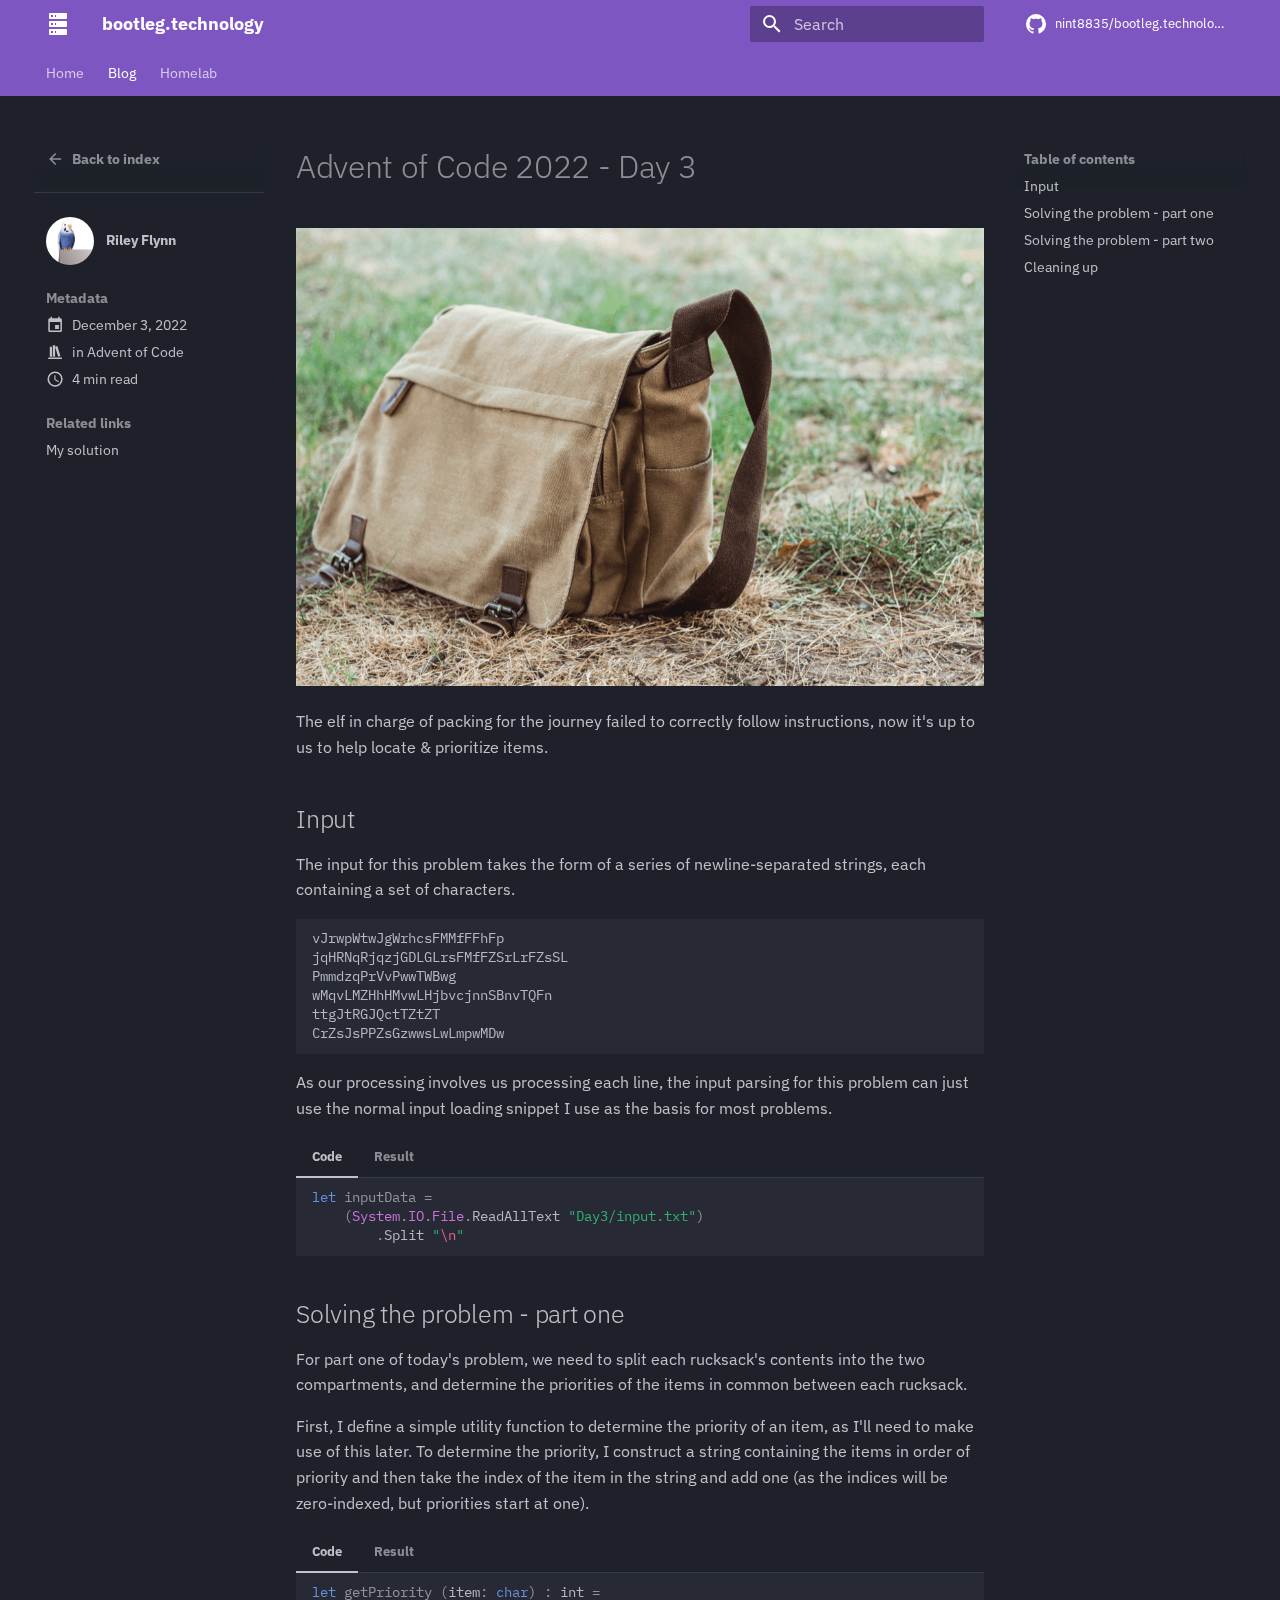
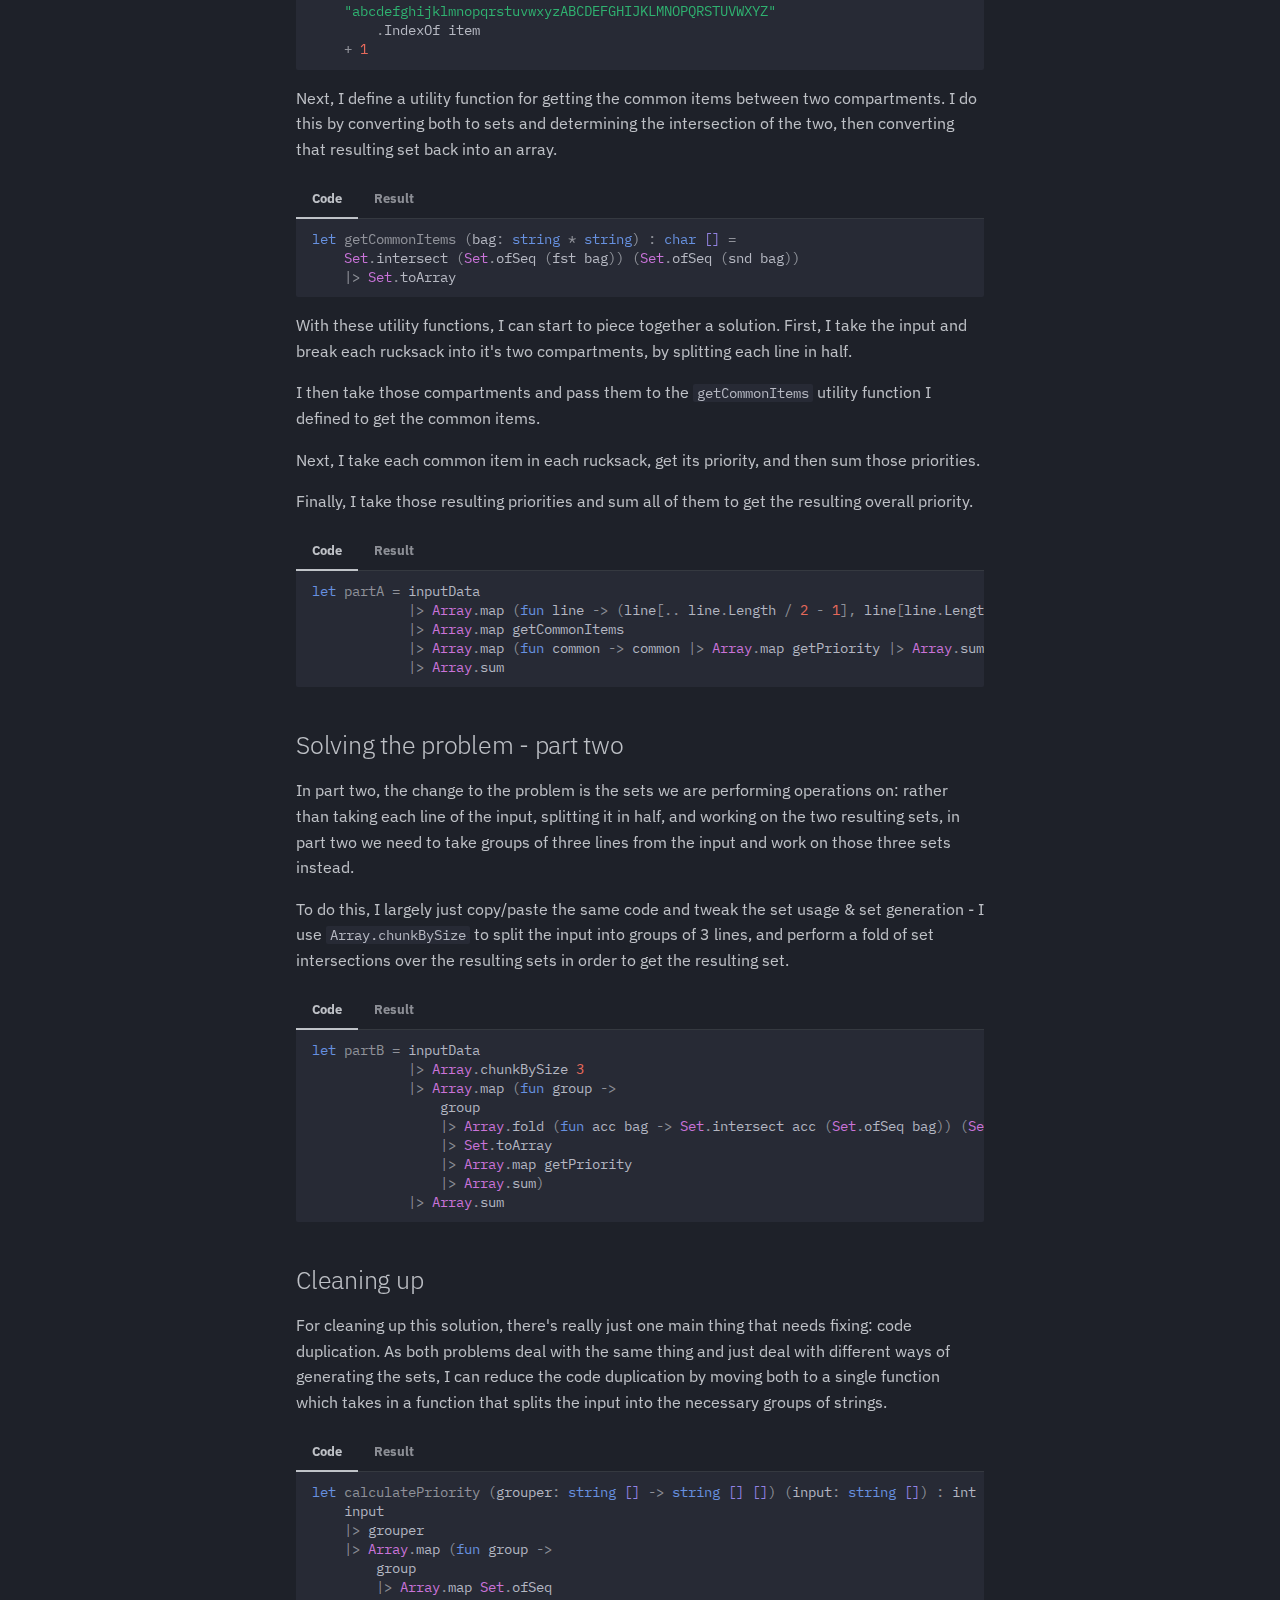
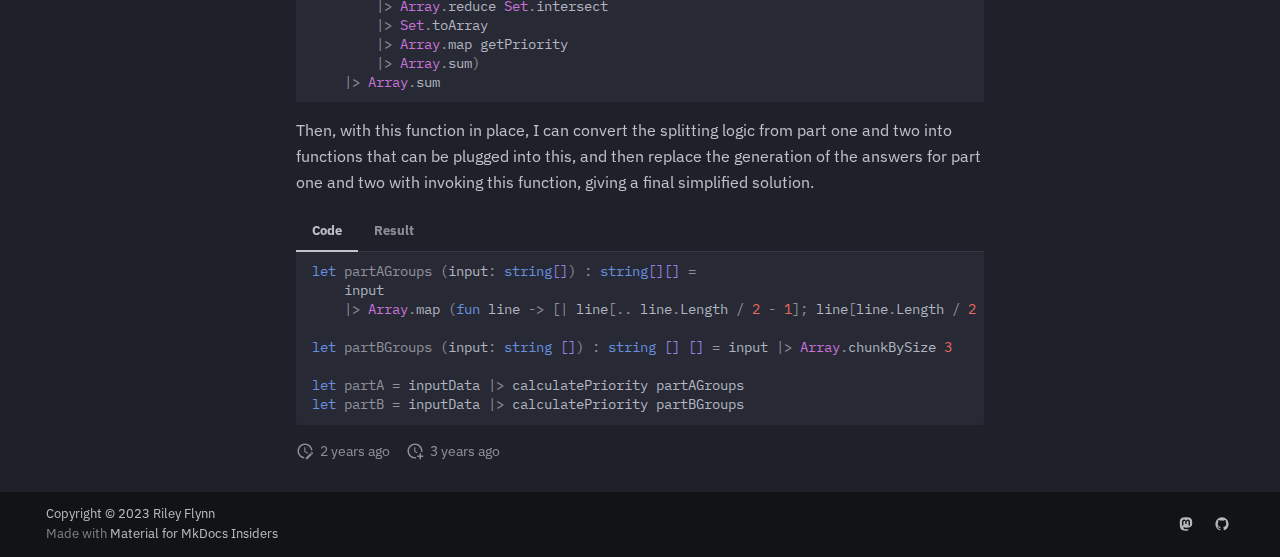
<file: blog/2022/12/advent-of-code-2022---day-3/index.html>
<!doctype html>
<html lang="en" class="no-js">
  <head>
    
      <meta charset="utf-8">
      <meta name="viewport" content="width=device-width,initial-scale=1">
      
        <meta name="description" content="Walkthrough of my solution to Advent of Code 2022 - Day 3's problem">
      
      
      
        <link rel="canonical" href="https://bootleg.technology/blog/2022/12/advent-of-code-2022---day-3/">
      
      
        <link rel="prev" href="../advent-of-code-2022---day-2/">
      
      
        <link rel="next" href="../advent-of-code-2022---day-6/">
      
      
        
      
      
        <link rel="alternate" type="application/rss+xml" title="RSS feed" href="../../../../feed_rss_created.xml">
        <link rel="alternate" type="application/rss+xml" title="RSS feed of updated content" href="../../../../feed_rss_updated.xml">
      
      <link rel="icon" href="../../../../assets/images/favicon.png">
      <meta name="generator" content="mkdocs-1.5.3, mkdocs-material-9.5.3+insiders-4.48.0">
    
    
      
        <title>Advent of Code 2022 - Day 3 - bootleg.technology</title>
      
    
    
      <link rel="stylesheet" href="../../../../assets/stylesheets/main.67c3bdf0.min.css">
      
        
        <link rel="stylesheet" href="../../../../assets/stylesheets/palette.ab4e12ef.min.css">
      
      


    
    
      
    
    
      
        
        
        
        <link rel="stylesheet" href="../../../../assets/external/fonts.googleapis.com/css.804a7bde.css">
        <style>:root{--md-text-font:"IBM Plex Sans";--md-code-font:"IBM Plex Mono"}</style>
      
    
    
      <link rel="stylesheet" href="../../../../css/timeago.css">
    
    <script>__md_scope=new URL("../../../..",location),__md_hash=e=>[...e].reduce((e,_)=>(e<<5)-e+_.charCodeAt(0),0),__md_get=(e,_=localStorage,t=__md_scope)=>JSON.parse(_.getItem(t.pathname+"."+e)),__md_set=(e,_,t=localStorage,a=__md_scope)=>{try{t.setItem(a.pathname+"."+e,JSON.stringify(_))}catch(e){}}</script>
    
      

    
    
  
<meta property="og:type" content="website" />
<meta property="og:title" content="Advent of Code 2022 - Day 3 - bootleg.technology" />
<meta property="og:description" content="Walkthrough of my solution to Advent of Code 2022 - Day 3's problem" />
<meta property="og:image" content="https://bootleg.technology/assets/images/social/blog/2022/12/advent-of-code-2022---day-3.png" />
<meta property="og:image:type" content="image/png" />
<meta property="og:image:width" content="1200" />
<meta property="og:image:height" content="630" />
<meta property="og:url" content="https://bootleg.technology/blog/2022/12/advent-of-code-2022---day-3/" />
<meta property="twitter:card" content="summary_large_image" />
<meta property="twitter:title" content="Advent of Code 2022 - Day 3 - bootleg.technology" />
<meta property="twitter:description" content="Walkthrough of my solution to Advent of Code 2022 - Day 3's problem" />
<meta property="twitter:image" content="https://bootleg.technology/assets/images/social/blog/2022/12/advent-of-code-2022---day-3.png" />
</head>
  
  
    
    
    
    
    
    <body dir="ltr" data-md-color-scheme="slate" data-md-color-primary="deep-purple" data-md-color-accent="teal">
  
    
    <input class="md-toggle" data-md-toggle="drawer" type="checkbox" id="__drawer" autocomplete="off">
    <input class="md-toggle" data-md-toggle="search" type="checkbox" id="__search" autocomplete="off">
    <label class="md-overlay" for="__drawer"></label>
    <div data-md-component="skip">
      
        
        <a href="#input" class="md-skip">
          Skip to content
        </a>
      
    </div>
    <div data-md-component="announce">
      
    </div>
    
    
      

<header class="md-header" data-md-component="header">
  <nav class="md-header__inner md-grid" aria-label="Header">
    <a href="../../../.." title="bootleg.technology" class="md-header__button md-logo" aria-label="bootleg.technology" data-md-component="logo">
      
  
  <svg xmlns="http://www.w3.org/2000/svg" viewBox="0 0 24 24"><path d="M4 1h16a1 1 0 0 1 1 1v4a1 1 0 0 1-1 1H4a1 1 0 0 1-1-1V2a1 1 0 0 1 1-1m0 8h16a1 1 0 0 1 1 1v4a1 1 0 0 1-1 1H4a1 1 0 0 1-1-1v-4a1 1 0 0 1 1-1m0 8h16a1 1 0 0 1 1 1v4a1 1 0 0 1-1 1H4a1 1 0 0 1-1-1v-4a1 1 0 0 1 1-1M9 5h1V3H9v2m0 8h1v-2H9v2m0 8h1v-2H9v2M5 3v2h2V3H5m0 8v2h2v-2H5m0 8v2h2v-2H5Z"/></svg>

    </a>
    <label class="md-header__button md-icon" for="__drawer">
      
      <svg xmlns="http://www.w3.org/2000/svg" viewBox="0 0 24 24"><path d="M3 6h18v2H3V6m0 5h18v2H3v-2m0 5h18v2H3v-2Z"/></svg>
    </label>
    <div class="md-header__title" data-md-component="header-title">
      <div class="md-header__ellipsis">
        <div class="md-header__topic">
          <span class="md-ellipsis">
            bootleg.technology
          </span>
        </div>
        <div class="md-header__topic" data-md-component="header-topic">
          <span class="md-ellipsis">
            
              Advent of Code 2022 - Day 3
            
          </span>
        </div>
      </div>
    </div>
    
      
    
    
    
    
      <label class="md-header__button md-icon" for="__search">
        
        <svg xmlns="http://www.w3.org/2000/svg" viewBox="0 0 24 24"><path d="M9.5 3A6.5 6.5 0 0 1 16 9.5c0 1.61-.59 3.09-1.56 4.23l.27.27h.79l5 5-1.5 1.5-5-5v-.79l-.27-.27A6.516 6.516 0 0 1 9.5 16 6.5 6.5 0 0 1 3 9.5 6.5 6.5 0 0 1 9.5 3m0 2C7 5 5 7 5 9.5S7 14 9.5 14 14 12 14 9.5 12 5 9.5 5Z"/></svg>
      </label>
      <div class="md-search" data-md-component="search" role="dialog">
  <label class="md-search__overlay" for="__search"></label>
  <div class="md-search__inner" role="search">
    <form class="md-search__form" name="search">
      <input type="text" class="md-search__input" name="query" aria-label="Search" placeholder="Search" autocapitalize="off" autocorrect="off" autocomplete="off" spellcheck="false" data-md-component="search-query" required>
      <label class="md-search__icon md-icon" for="__search">
        
        <svg xmlns="http://www.w3.org/2000/svg" viewBox="0 0 24 24"><path d="M9.5 3A6.5 6.5 0 0 1 16 9.5c0 1.61-.59 3.09-1.56 4.23l.27.27h.79l5 5-1.5 1.5-5-5v-.79l-.27-.27A6.516 6.516 0 0 1 9.5 16 6.5 6.5 0 0 1 3 9.5 6.5 6.5 0 0 1 9.5 3m0 2C7 5 5 7 5 9.5S7 14 9.5 14 14 12 14 9.5 12 5 9.5 5Z"/></svg>
        
        <svg xmlns="http://www.w3.org/2000/svg" viewBox="0 0 24 24"><path d="M20 11v2H8l5.5 5.5-1.42 1.42L4.16 12l7.92-7.92L13.5 5.5 8 11h12Z"/></svg>
      </label>
      <nav class="md-search__options" aria-label="Search">
        
        <button type="reset" class="md-search__icon md-icon" title="Clear" aria-label="Clear" tabindex="-1">
          
          <svg xmlns="http://www.w3.org/2000/svg" viewBox="0 0 24 24"><path d="M19 6.41 17.59 5 12 10.59 6.41 5 5 6.41 10.59 12 5 17.59 6.41 19 12 13.41 17.59 19 19 17.59 13.41 12 19 6.41Z"/></svg>
        </button>
      </nav>
      
        <div class="md-search__suggest" data-md-component="search-suggest"></div>
      
    </form>
    <div class="md-search__output">
      <div class="md-search__scrollwrap" data-md-scrollfix>
        <div class="md-search-result" data-md-component="search-result">
          <div class="md-search-result__meta">
            Initializing search
          </div>
          <ol class="md-search-result__list" role="presentation"></ol>
        </div>
      </div>
    </div>
  </div>
</div>
    
    
      <div class="md-header__source">
        <a href="https://github.com/nint8835/bootleg.technology" title="Go to repository" class="md-source" data-md-component="source">
  <div class="md-source__icon md-icon">
    
    <svg xmlns="http://www.w3.org/2000/svg" viewBox="0 0 24 24"><path d="M12 2A10 10 0 0 0 2 12c0 4.42 2.87 8.17 6.84 9.5.5.08.66-.23.66-.5v-1.69c-2.77.6-3.36-1.34-3.36-1.34-.46-1.16-1.11-1.47-1.11-1.47-.91-.62.07-.6.07-.6 1 .07 1.53 1.03 1.53 1.03.87 1.52 2.34 1.07 2.91.83.09-.65.35-1.09.63-1.34-2.22-.25-4.55-1.11-4.55-4.92 0-1.11.38-2 1.03-2.71-.1-.25-.45-1.29.1-2.64 0 0 .84-.27 2.75 1.02.79-.22 1.65-.33 2.5-.33.85 0 1.71.11 2.5.33 1.91-1.29 2.75-1.02 2.75-1.02.55 1.35.2 2.39.1 2.64.65.71 1.03 1.6 1.03 2.71 0 3.82-2.34 4.66-4.57 4.91.36.31.69.92.69 1.85V21c0 .27.16.59.67.5C19.14 20.16 22 16.42 22 12A10 10 0 0 0 12 2Z"/></svg>
  </div>
  <div class="md-source__repository">
    nint8835/bootleg.technology
  </div>
</a>
      </div>
    
  </nav>
  
</header>
    
    <div class="md-container" data-md-component="container">
      
      
        
          
            
<nav class="md-tabs" aria-label="Tabs" data-md-component="tabs">
  <div class="md-grid">
    <ul class="md-tabs__list">
      
        
  
  
  
    <li class="md-tabs__item">
      <a href="../../../.." class="md-tabs__link">
        
  
    
  
  Home

      </a>
    </li>
  

      
        
  
  
    
  
  
    
    
      <li class="md-tabs__item md-tabs__item--active">
        <a href="../../../" class="md-tabs__link">
          
  
  Blog

        </a>
      </li>
    
  

      
        
  
  
  
    
    
      
  
  
  
    
    
      
  
  
  
    
    
      <li class="md-tabs__item">
        <a href="../../../../homelab/cluster/guides/adding-a-node/" class="md-tabs__link">
          
  
  Homelab

        </a>
      </li>
    
  

    
  

    
  

      
    </ul>
  </div>
</nav>
          
        
      
      <main class="md-main" data-md-component="main">
        <div class="md-main__inner md-grid">
          
            
              
                
              
              <div class="md-sidebar md-sidebar--primary" data-md-component="sidebar" data-md-type="navigation" hidden>
                <div class="md-sidebar__scrollwrap">
                  <div class="md-sidebar__inner">
                    


  


<nav class="md-nav md-nav--primary md-nav--lifted" aria-label="Navigation" data-md-level="0">
  <label class="md-nav__title" for="__drawer">
    <a href="../../../.." title="bootleg.technology" class="md-nav__button md-logo" aria-label="bootleg.technology" data-md-component="logo">
      
  
  <svg xmlns="http://www.w3.org/2000/svg" viewBox="0 0 24 24"><path d="M4 1h16a1 1 0 0 1 1 1v4a1 1 0 0 1-1 1H4a1 1 0 0 1-1-1V2a1 1 0 0 1 1-1m0 8h16a1 1 0 0 1 1 1v4a1 1 0 0 1-1 1H4a1 1 0 0 1-1-1v-4a1 1 0 0 1 1-1m0 8h16a1 1 0 0 1 1 1v4a1 1 0 0 1-1 1H4a1 1 0 0 1-1-1v-4a1 1 0 0 1 1-1M9 5h1V3H9v2m0 8h1v-2H9v2m0 8h1v-2H9v2M5 3v2h2V3H5m0 8v2h2v-2H5m0 8v2h2v-2H5Z"/></svg>

    </a>
    bootleg.technology
  </label>
  
    <div class="md-nav__source">
      <a href="https://github.com/nint8835/bootleg.technology" title="Go to repository" class="md-source" data-md-component="source">
  <div class="md-source__icon md-icon">
    
    <svg xmlns="http://www.w3.org/2000/svg" viewBox="0 0 24 24"><path d="M12 2A10 10 0 0 0 2 12c0 4.42 2.87 8.17 6.84 9.5.5.08.66-.23.66-.5v-1.69c-2.77.6-3.36-1.34-3.36-1.34-.46-1.16-1.11-1.47-1.11-1.47-.91-.62.07-.6.07-.6 1 .07 1.53 1.03 1.53 1.03.87 1.52 2.34 1.07 2.91.83.09-.65.35-1.09.63-1.34-2.22-.25-4.55-1.11-4.55-4.92 0-1.11.38-2 1.03-2.71-.1-.25-.45-1.29.1-2.64 0 0 .84-.27 2.75 1.02.79-.22 1.65-.33 2.5-.33.85 0 1.71.11 2.5.33 1.91-1.29 2.75-1.02 2.75-1.02.55 1.35.2 2.39.1 2.64.65.71 1.03 1.6 1.03 2.71 0 3.82-2.34 4.66-4.57 4.91.36.31.69.92.69 1.85V21c0 .27.16.59.67.5C19.14 20.16 22 16.42 22 12A10 10 0 0 0 12 2Z"/></svg>
  </div>
  <div class="md-source__repository">
    nint8835/bootleg.technology
  </div>
</a>
    </div>
  
  <ul class="md-nav__list" data-md-scrollfix>
    
      
      
  
  
  
  
    <li class="md-nav__item">
      <a href="../../../.." class="md-nav__link">
        
  
  <span class="md-ellipsis">
    
  
    Home
  

    
  </span>
  
  

      </a>
    </li>
  

    
      
      
  
  
    
  
  
  
    
    
    
    
    
      
      
    
    <li class="md-nav__item md-nav__item--active md-nav__item--section md-nav__item--nested">
      
        
        
        
        <input class="md-nav__toggle md-toggle " type="checkbox" id="__nav_2" checked>
        
          
          <label class="md-nav__link" for="__nav_2" id="__nav_2_label" tabindex="">
            
  
  <span class="md-ellipsis">
    
  
    Blog
  

    
  </span>
  
  

            <span class="md-nav__icon md-icon"></span>
          </label>
        
        <nav class="md-nav" data-md-level="1" aria-labelledby="__nav_2_label" aria-expanded="true">
          <label class="md-nav__title" for="__nav_2">
            <span class="md-nav__icon md-icon"></span>
            
  
    Blog
  

          </label>
          <ul class="md-nav__list" data-md-scrollfix>
            
              
                
  
  
    
  
  
    
  
  
    <li class="md-nav__item md-nav__item--active">
      <a href="../../../" class="md-nav__link">
        
  
  <span class="md-ellipsis">
    
  
    Index
  

    
  </span>
  
  

      </a>
    </li>
  

              
            
              
                
  
  
  
  
    
    
    
    
    
      
      
    
    <li class="md-nav__item md-nav__item--section md-nav__item--nested">
      
        
        
        
        <input class="md-nav__toggle md-toggle " type="checkbox" id="__nav_2_2" >
        
          
          <label class="md-nav__link" for="__nav_2_2" id="__nav_2_2_label" tabindex="">
            
  
  <span class="md-ellipsis">
    
  
    Archive
  

    
  </span>
  
  

            <span class="md-nav__icon md-icon"></span>
          </label>
        
        <nav class="md-nav" data-md-level="2" aria-labelledby="__nav_2_2_label" aria-expanded="false">
          <label class="md-nav__title" for="__nav_2_2">
            <span class="md-nav__icon md-icon"></span>
            
  
    Archive
  

          </label>
          <ul class="md-nav__list" data-md-scrollfix>
            
              
                
  
  
  
    
  
  
    <li class="md-nav__item">
      <a href="../../../archive/2022/" class="md-nav__link">
        
  
  <span class="md-ellipsis">
    
  
    2022
  

    
  </span>
  
  

      </a>
    </li>
  

              
            
          </ul>
        </nav>
      
    </li>
  

              
            
              
                
  
  
  
  
    
    
    
    
    
      
      
    
    <li class="md-nav__item md-nav__item--section md-nav__item--nested">
      
        
        
        
        <input class="md-nav__toggle md-toggle " type="checkbox" id="__nav_2_3" >
        
          
          <label class="md-nav__link" for="__nav_2_3" id="__nav_2_3_label" tabindex="">
            
  
  <span class="md-ellipsis">
    
  
    Categories
  

    
  </span>
  
  

            <span class="md-nav__icon md-icon"></span>
          </label>
        
        <nav class="md-nav" data-md-level="2" aria-labelledby="__nav_2_3_label" aria-expanded="false">
          <label class="md-nav__title" for="__nav_2_3">
            <span class="md-nav__icon md-icon"></span>
            
  
    Categories
  

          </label>
          <ul class="md-nav__list" data-md-scrollfix>
            
              
                
  
  
  
    
  
  
    <li class="md-nav__item">
      <a href="../../../category/advent-of-code/" class="md-nav__link">
        
  
  <span class="md-ellipsis">
    
  
    Advent of Code
  

    
  </span>
  
  

      </a>
    </li>
  

              
            
          </ul>
        </nav>
      
    </li>
  

              
            
          </ul>
        </nav>
      
    </li>
  

    
      
      
  
  
  
  
    
    
    
    
    
      
      
    
    <li class="md-nav__item md-nav__item--section md-nav__item--nested">
      
        
        
        
        <input class="md-nav__toggle md-toggle " type="checkbox" id="__nav_3" >
        
          
          <label class="md-nav__link" for="__nav_3" id="__nav_3_label" tabindex="">
            
  
  <span class="md-ellipsis">
    
  
    Homelab
  

    
  </span>
  
  

            <span class="md-nav__icon md-icon"></span>
          </label>
        
        <nav class="md-nav" data-md-level="1" aria-labelledby="__nav_3_label" aria-expanded="false">
          <label class="md-nav__title" for="__nav_3">
            <span class="md-nav__icon md-icon"></span>
            
  
    Homelab
  

          </label>
          <ul class="md-nav__list" data-md-scrollfix>
            
              
                
  
  
  
  
    
    
    
    
    
      
      
    
    <li class="md-nav__item md-nav__item--section md-nav__item--nested">
      
        
        
        
        <input class="md-nav__toggle md-toggle " type="checkbox" id="__nav_3_1" >
        
          
          <label class="md-nav__link" for="__nav_3_1" id="__nav_3_1_label" tabindex="">
            
  
  <span class="md-ellipsis">
    
  
    Cluster
  

    
  </span>
  
  

            <span class="md-nav__icon md-icon"></span>
          </label>
        
        <nav class="md-nav" data-md-level="2" aria-labelledby="__nav_3_1_label" aria-expanded="false">
          <label class="md-nav__title" for="__nav_3_1">
            <span class="md-nav__icon md-icon"></span>
            
  
    Cluster
  

          </label>
          <ul class="md-nav__list" data-md-scrollfix>
            
              
                
  
  
  
  
    
    
    
    
    
    <li class="md-nav__item md-nav__item--nested">
      
        
        
        
        <input class="md-nav__toggle md-toggle " type="checkbox" id="__nav_3_1_1" >
        
          
          <label class="md-nav__link" for="__nav_3_1_1" id="__nav_3_1_1_label" tabindex="0">
            
  
  <span class="md-ellipsis">
    
  
    Guides
  

    
  </span>
  
  

            <span class="md-nav__icon md-icon"></span>
          </label>
        
        <nav class="md-nav" data-md-level="3" aria-labelledby="__nav_3_1_1_label" aria-expanded="false">
          <label class="md-nav__title" for="__nav_3_1_1">
            <span class="md-nav__icon md-icon"></span>
            
  
    Guides
  

          </label>
          <ul class="md-nav__list" data-md-scrollfix>
            
              
                
  
  
  
  
    <li class="md-nav__item">
      <a href="../../../../homelab/cluster/guides/adding-a-node/" class="md-nav__link">
        
  
  <span class="md-ellipsis">
    
  
    Adding a Node
  

    
  </span>
  
  

      </a>
    </li>
  

              
            
              
                
  
  
  
  
    <li class="md-nav__item">
      <a href="../../../../homelab/cluster/guides/adding-a-host/" class="md-nav__link">
        
  
  <span class="md-ellipsis">
    
  
    Adding a Host
  

    
  </span>
  
  

      </a>
    </li>
  

              
            
          </ul>
        </nav>
      
    </li>
  

              
            
          </ul>
        </nav>
      
    </li>
  

              
            
          </ul>
        </nav>
      
    </li>
  

    
  </ul>
</nav>
                  </div>
                </div>
              </div>
            
            
              
                
              
              <div class="md-sidebar md-sidebar--secondary" data-md-component="sidebar" data-md-type="toc" >
                <div class="md-sidebar__scrollwrap">
                  <div class="md-sidebar__inner">
                    

<nav class="md-nav md-nav--secondary" aria-label="Table of contents">
  
  
  
  
    <label class="md-nav__title" for="__toc">
      <span class="md-nav__icon md-icon"></span>
      Table of contents
    </label>
    <ul class="md-nav__list" data-md-component="toc" data-md-scrollfix>
      
        <li class="md-nav__item">
  <a href="#input" class="md-nav__link">
    <span class="md-ellipsis">
      
        Input
      
    </span>
  </a>
  
</li>
      
        <li class="md-nav__item">
  <a href="#solving-the-problem-part-one" class="md-nav__link">
    <span class="md-ellipsis">
      
        Solving the problem - part one
      
    </span>
  </a>
  
</li>
      
        <li class="md-nav__item">
  <a href="#solving-the-problem-part-two" class="md-nav__link">
    <span class="md-ellipsis">
      
        Solving the problem - part two
      
    </span>
  </a>
  
</li>
      
        <li class="md-nav__item">
  <a href="#cleaning-up" class="md-nav__link">
    <span class="md-ellipsis">
      
        Cleaning up
      
    </span>
  </a>
  
</li>
      
    </ul>
  
</nav>
                  </div>
                </div>
              </div>
            
          
          
  <div class="md-content md-content--post" data-md-component="content">
    <div class="md-sidebar md-sidebar--post" data-md-component="sidebar" data-md-type="navigation">
      <div class="md-sidebar__scrollwrap">
        <div class="md-sidebar__inner md-post">
          <nav class="md-nav md-nav--primary">
            <div class="md-post__back">
              <div class="md-nav__title md-nav__container">
                <a href="../../../" class="md-nav__link">
                  <svg xmlns="http://www.w3.org/2000/svg" viewBox="0 0 24 24"><path d="M20 11v2H8l5.5 5.5-1.42 1.42L4.16 12l7.92-7.92L13.5 5.5 8 11h12Z"/></svg>
                  <span class="md-ellipsis">
                    Back to index
                  </span>
                </a>
              </div>
            </div>
            
              <div class="md-post__authors md-typeset">
                
                  <div class="md-profile md-post__profile">
                    <span class="md-author md-author--long">
                      <img src="../../../../assets/external/github.com/nint8835.png" alt="Riley Flynn">
                    </span>
                    <span class="md-profile__description">
                      <strong>
                        
                          Riley Flynn
                        
                      </strong>
                      <br>
                      
                    </span>
                  </div>
                
              </div>
            
            <ul class="md-post__meta md-nav__list">
              <li class="md-nav__item md-nav__item--section">
                <div class="md-post__title">
                  <span class="md-ellipsis">
                    Metadata
                  </span>
                </div>
                <nav class="md-nav">
                  <ul class="md-nav__list">
                    <li class="md-nav__item">
                      <div class="md-nav__link">
                        <svg xmlns="http://www.w3.org/2000/svg" viewBox="0 0 24 24"><path d="M19 19H5V8h14m-3-7v2H8V1H6v2H5c-1.11 0-2 .89-2 2v14a2 2 0 0 0 2 2h14a2 2 0 0 0 2-2V5a2 2 0 0 0-2-2h-1V1m-1 11h-5v5h5v-5Z"/></svg>
                        <time datetime="2022-12-03 00:00:00" class="md-ellipsis">December 3, 2022</time>
                      </div>
                    </li>
                    
                    
                      <li class="md-nav__item">
                        <div class="md-nav__link">
                          <svg xmlns="http://www.w3.org/2000/svg" viewBox="0 0 24 24"><path d="M9 3v15h3V3H9m3 2 4 13 3-1-4-13-3 1M5 5v13h3V5H5M3 19v2h18v-2H3Z"/></svg>
                          <span class="md-ellipsis">
                            in
                            
                              <a href="../../../category/advent-of-code/">Advent of Code</a></span>
                        </div>
                      </li>
                    
                    
                      
                      <li class="md-nav__item">
                        <div class="md-nav__link">
                          <svg xmlns="http://www.w3.org/2000/svg" viewBox="0 0 24 24"><path d="M12 20a8 8 0 0 0 8-8 8 8 0 0 0-8-8 8 8 0 0 0-8 8 8 8 0 0 0 8 8m0-18a10 10 0 0 1 10 10 10 10 0 0 1-10 10C6.47 22 2 17.5 2 12A10 10 0 0 1 12 2m.5 5v5.25l4.5 2.67-.75 1.23L11 13V7h1.5Z"/></svg>
                          <span class="md-ellipsis">
                            
                              4 min read
                            
                          </span>
                        </div>
                      </li>
                    
                  </ul>
                </nav>
              </li>
            </ul>
            
              <ul class="md-post__meta md-nav__list">
                <li class="md-nav__item md-nav__item--section">
                  <div class="md-post__title">
                    <span class="md-ellipsis">
                      Related links
                    </span>
                  </div>
                  <nav class="md-nav">
                    <ul class="md-nav__list">
                      
                        
                        
  
  
  
  
    <li class="md-nav__item">
      <a href="https://github.com/nint8835/AdventOfCode2022/blob/main/Day3/Day3.fsx" class="md-nav__link">
        
  
  <span class="md-ellipsis">
    
  
    My solution
  

    
  </span>
  
  

      </a>
    </li>
  

                      
                    </ul>
                  </nav>
                </li>
              </ul>
            
          </nav>
          
        </div>
      </div>
    </div>
    <article class="md-content__inner md-typeset">
      
        
  



  
  


  <h1>Advent of Code 2022 - Day 3</h1>

<p><img alt="" src="../../../aoc/2022/assets/day-3.png" /></p>
<p>The elf in charge of packing for the journey failed to correctly follow instructions, now it's up to us to help locate &amp; prioritize items.</p>
<!-- more -->

<h2 id="input">Input</h2>
<p>The input for this problem takes the form of a series of newline-separated strings, each containing a set of characters.</p>
<div class="highlight"><pre><span></span><code><a id="__codelineno-0-1" name="__codelineno-0-1" href="#__codelineno-0-1"></a>vJrwpWtwJgWrhcsFMMfFFhFp
<a id="__codelineno-0-2" name="__codelineno-0-2" href="#__codelineno-0-2"></a>jqHRNqRjqzjGDLGLrsFMfFZSrLrFZsSL
<a id="__codelineno-0-3" name="__codelineno-0-3" href="#__codelineno-0-3"></a>PmmdzqPrVvPwwTWBwg
<a id="__codelineno-0-4" name="__codelineno-0-4" href="#__codelineno-0-4"></a>wMqvLMZHhHMvwLHjbvcjnnSBnvTQFn
<a id="__codelineno-0-5" name="__codelineno-0-5" href="#__codelineno-0-5"></a>ttgJtRGJQctTZtZT
<a id="__codelineno-0-6" name="__codelineno-0-6" href="#__codelineno-0-6"></a>CrZsJsPPZsGzwwsLwLmpwMDw
</code></pre></div>
<p>As our processing involves us processing each line, the input parsing for this problem can just use the normal input loading snippet I use as the basis for most problems.</p>
<div class="tabbed-set tabbed-alternate" data-tabs="1:2"><input checked="checked" id="code" name="__tabbed_1" type="radio" /><input id="result" name="__tabbed_1" type="radio" /><div class="tabbed-labels"><label for="code">Code</label><label for="result">Result</label></div>
<div class="tabbed-content">
<div class="tabbed-block">
<div class="highlight"><pre><span></span><code><a id="__codelineno-1-1" name="__codelineno-1-1" href="#__codelineno-1-1"></a><span class="k">let</span><span class="w"> </span><span class="nv">inputData</span><span class="w"> </span><span class="o">=</span>
<a id="__codelineno-1-2" name="__codelineno-1-2" href="#__codelineno-1-2"></a><span class="w">    </span><span class="o">(</span><span class="nn">System</span><span class="p">.</span><span class="nn">IO</span><span class="p">.</span><span class="nn">File</span><span class="p">.</span><span class="n">ReadAllText</span><span class="w"> </span><span class="s">&quot;Day3/input.txt&quot;</span><span class="o">)</span>
<a id="__codelineno-1-3" name="__codelineno-1-3" href="#__codelineno-1-3"></a><span class="w">        </span><span class="o">.</span><span class="n">Split</span><span class="w"> </span><span class="s">&quot;</span><span class="se">\n</span><span class="s">&quot;</span>
</code></pre></div>
</div>
<div class="tabbed-block">
<div class="highlight"><pre><span></span><code><a id="__codelineno-2-1" name="__codelineno-2-1" href="#__codelineno-2-1"></a><span class="k">val</span><span class="w"> </span><span class="n">inputData</span><span class="o">:</span><span class="w"> </span><span class="kt">string</span><span class="w"> </span><span class="n">array</span><span class="w"> </span><span class="o">=</span>
<a id="__codelineno-2-2" name="__codelineno-2-2" href="#__codelineno-2-2"></a><span class="w">  </span><span class="o">[|</span><span class="s">&quot;vJrwpWtwJgWrhcsFMMfFFhFp&quot;</span><span class="o">;</span><span class="w"> </span><span class="s">&quot;jqHRNqRjqzjGDLGLrsFMfFZSrLrFZsSL&quot;</span><span class="o">;</span>
<a id="__codelineno-2-3" name="__codelineno-2-3" href="#__codelineno-2-3"></a><span class="w">    </span><span class="s">&quot;PmmdzqPrVvPwwTWBwg&quot;</span><span class="o">;</span><span class="w"> </span><span class="s">&quot;wMqvLMZHhHMvwLHjbvcjnnSBnvTQFn&quot;</span><span class="o">;</span><span class="w"> </span><span class="s">&quot;ttgJtRGJQctTZtZT&quot;</span><span class="o">;</span>
<a id="__codelineno-2-4" name="__codelineno-2-4" href="#__codelineno-2-4"></a><span class="w">    </span><span class="s">&quot;CrZsJsPPZsGzwwsLwLmpwMDw&quot;</span><span class="o">|]</span>
</code></pre></div>
</div>
</div>
</div>
<h2 id="solving-the-problem-part-one">Solving the problem - part one</h2>
<p>For part one of today's problem, we need to split each rucksack's contents into the two compartments, and determine the priorities of the items in common between each rucksack.</p>
<p>First, I define a simple utility function to determine the priority of an item, as I'll need to make use of this later. To determine the priority, I construct a string containing the items in order of priority and then take the index of the item in the string and add one (as the indices will be zero-indexed, but priorities start at one).</p>
<div class="tabbed-set tabbed-alternate" data-tabs="2:2"><input checked="checked" id="code_1" name="__tabbed_2" type="radio" /><input id="result_1" name="__tabbed_2" type="radio" /><div class="tabbed-labels"><label for="code_1">Code</label><label for="result_1">Result</label></div>
<div class="tabbed-content">
<div class="tabbed-block">
<div class="highlight"><pre><span></span><code><a id="__codelineno-3-1" name="__codelineno-3-1" href="#__codelineno-3-1"></a><span class="k">let</span><span class="w"> </span><span class="nv">getPriority</span><span class="w"> </span><span class="o">(</span><span class="n">item</span><span class="o">:</span><span class="w"> </span><span class="kt">char</span><span class="o">)</span><span class="w"> </span><span class="o">:</span><span class="w"> </span><span class="n">int</span><span class="w"> </span><span class="o">=</span>
<a id="__codelineno-3-2" name="__codelineno-3-2" href="#__codelineno-3-2"></a><span class="w">    </span><span class="s">&quot;abcdefghijklmnopqrstuvwxyzABCDEFGHIJKLMNOPQRSTUVWXYZ&quot;</span>
<a id="__codelineno-3-3" name="__codelineno-3-3" href="#__codelineno-3-3"></a><span class="w">        </span><span class="o">.</span><span class="n">IndexOf</span><span class="w"> </span><span class="n">item</span>
<a id="__codelineno-3-4" name="__codelineno-3-4" href="#__codelineno-3-4"></a><span class="w">    </span><span class="o">+</span><span class="w"> </span><span class="mi">1</span>
</code></pre></div>
</div>
<div class="tabbed-block">
<div class="highlight"><pre><span></span><code><a id="__codelineno-4-1" name="__codelineno-4-1" href="#__codelineno-4-1"></a><span class="k">val</span><span class="w"> </span><span class="n">getPriority</span><span class="o">:</span><span class="w"> </span><span class="n">item</span><span class="o">:</span><span class="w"> </span><span class="kt">char</span><span class="w"> </span><span class="o">-&gt;</span><span class="w"> </span><span class="n">int</span>
</code></pre></div>
</div>
</div>
</div>
<p>Next, I define a utility function for getting the common items between two compartments. I do this by converting both to sets and determining the intersection of the two, then converting that resulting set back into an array.</p>
<div class="tabbed-set tabbed-alternate" data-tabs="3:2"><input checked="checked" id="code_2" name="__tabbed_3" type="radio" /><input id="result_2" name="__tabbed_3" type="radio" /><div class="tabbed-labels"><label for="code_2">Code</label><label for="result_2">Result</label></div>
<div class="tabbed-content">
<div class="tabbed-block">
<div class="highlight"><pre><span></span><code><a id="__codelineno-5-1" name="__codelineno-5-1" href="#__codelineno-5-1"></a><span class="k">let</span><span class="w"> </span><span class="nv">getCommonItems</span><span class="w"> </span><span class="o">(</span><span class="n">bag</span><span class="o">:</span><span class="w"> </span><span class="kt">string</span><span class="w"> </span><span class="o">*</span><span class="w"> </span><span class="kt">string</span><span class="o">)</span><span class="w"> </span><span class="o">:</span><span class="w"> </span><span class="kt">char</span><span class="w"> </span><span class="bp">[]</span><span class="w"> </span><span class="o">=</span>
<a id="__codelineno-5-2" name="__codelineno-5-2" href="#__codelineno-5-2"></a><span class="w">    </span><span class="nn">Set</span><span class="p">.</span><span class="n">intersect</span><span class="w"> </span><span class="o">(</span><span class="nn">Set</span><span class="p">.</span><span class="n">ofSeq</span><span class="w"> </span><span class="o">(</span><span class="n">fst</span><span class="w"> </span><span class="n">bag</span><span class="o">))</span><span class="w"> </span><span class="o">(</span><span class="nn">Set</span><span class="p">.</span><span class="n">ofSeq</span><span class="w"> </span><span class="o">(</span><span class="n">snd</span><span class="w"> </span><span class="n">bag</span><span class="o">))</span>
<a id="__codelineno-5-3" name="__codelineno-5-3" href="#__codelineno-5-3"></a><span class="w">    </span><span class="o">|&gt;</span><span class="w"> </span><span class="nn">Set</span><span class="p">.</span><span class="n">toArray</span>
</code></pre></div>
</div>
<div class="tabbed-block">
<div class="highlight"><pre><span></span><code><a id="__codelineno-6-1" name="__codelineno-6-1" href="#__codelineno-6-1"></a><span class="k">val</span><span class="w"> </span><span class="n">getCommonItems</span><span class="o">:</span><span class="w"> </span><span class="kt">string</span><span class="w"> </span><span class="o">*</span><span class="w"> </span><span class="kt">string</span><span class="w"> </span><span class="o">-&gt;</span><span class="w"> </span><span class="kt">char</span><span class="w"> </span><span class="n">array</span>
</code></pre></div>
</div>
</div>
</div>
<p>With these utility functions, I can start to piece together a solution. First, I take the input and break each rucksack into it's two compartments, by splitting each line in half.</p>
<p>I then take those compartments and pass them to the <code>getCommonItems</code> utility function I defined to get the common items.</p>
<p>Next, I take each common item in each rucksack, get its priority, and then sum those priorities.</p>
<p>Finally, I take those resulting priorities and sum all of them to get the resulting overall priority.</p>
<div class="tabbed-set tabbed-alternate" data-tabs="4:2"><input checked="checked" id="code_3" name="__tabbed_4" type="radio" /><input id="result_3" name="__tabbed_4" type="radio" /><div class="tabbed-labels"><label for="code_3">Code</label><label for="result_3">Result</label></div>
<div class="tabbed-content">
<div class="tabbed-block">
<div class="highlight"><pre><span></span><code><a id="__codelineno-7-1" name="__codelineno-7-1" href="#__codelineno-7-1"></a><span class="k">let</span><span class="w"> </span><span class="nv">partA</span><span class="w"> </span><span class="o">=</span><span class="w"> </span><span class="n">inputData</span>
<a id="__codelineno-7-2" name="__codelineno-7-2" href="#__codelineno-7-2"></a><span class="w">            </span><span class="o">|&gt;</span><span class="w"> </span><span class="nn">Array</span><span class="p">.</span><span class="n">map</span><span class="w"> </span><span class="o">(</span><span class="k">fun</span><span class="w"> </span><span class="n">line</span><span class="w"> </span><span class="o">-&gt;</span><span class="w"> </span><span class="o">(</span><span class="n">line</span><span class="o">[..</span><span class="w"> </span><span class="n">line</span><span class="o">.</span><span class="n">Length</span><span class="w"> </span><span class="o">/</span><span class="w"> </span><span class="mi">2</span><span class="w"> </span><span class="o">-</span><span class="w"> </span><span class="mi">1</span><span class="o">],</span><span class="w"> </span><span class="n">line</span><span class="o">[</span><span class="n">line</span><span class="o">.</span><span class="n">Length</span><span class="w"> </span><span class="o">/</span><span class="w"> </span><span class="mi">2</span><span class="w"> </span><span class="o">..]))</span>
<a id="__codelineno-7-3" name="__codelineno-7-3" href="#__codelineno-7-3"></a><span class="w">            </span><span class="o">|&gt;</span><span class="w"> </span><span class="nn">Array</span><span class="p">.</span><span class="n">map</span><span class="w"> </span><span class="n">getCommonItems</span>
<a id="__codelineno-7-4" name="__codelineno-7-4" href="#__codelineno-7-4"></a><span class="w">            </span><span class="o">|&gt;</span><span class="w"> </span><span class="nn">Array</span><span class="p">.</span><span class="n">map</span><span class="w"> </span><span class="o">(</span><span class="k">fun</span><span class="w"> </span><span class="n">common</span><span class="w"> </span><span class="o">-&gt;</span><span class="w"> </span><span class="n">common</span><span class="w"> </span><span class="o">|&gt;</span><span class="w"> </span><span class="nn">Array</span><span class="p">.</span><span class="n">map</span><span class="w"> </span><span class="n">getPriority</span><span class="w"> </span><span class="o">|&gt;</span><span class="w"> </span><span class="nn">Array</span><span class="p">.</span><span class="n">sum</span><span class="o">)</span>
<a id="__codelineno-7-5" name="__codelineno-7-5" href="#__codelineno-7-5"></a><span class="w">            </span><span class="o">|&gt;</span><span class="w"> </span><span class="nn">Array</span><span class="p">.</span><span class="n">sum</span>
</code></pre></div>
</div>
<div class="tabbed-block">
<div class="highlight"><pre><span></span><code><a id="__codelineno-8-1" name="__codelineno-8-1" href="#__codelineno-8-1"></a><span class="k">val</span><span class="w"> </span><span class="n">partA</span><span class="o">:</span><span class="w"> </span><span class="n">int</span><span class="w"> </span><span class="o">=</span><span class="w"> </span><span class="mi">157</span>
</code></pre></div>
</div>
</div>
</div>
<h2 id="solving-the-problem-part-two">Solving the problem - part two</h2>
<p>In part two, the change to the problem is the sets we are performing operations on: rather than taking each line of the input, splitting it in half, and working on the two resulting sets, in part two we need to take groups of three lines from the input and work on those three sets instead.</p>
<p>To do this, I largely just copy/paste the same code and tweak the set usage &amp; set generation - I use <code>Array.chunkBySize</code> to split the input into groups of 3 lines, and perform a fold of set intersections over the resulting sets in order to get the resulting set.</p>
<div class="tabbed-set tabbed-alternate" data-tabs="5:2"><input checked="checked" id="code_4" name="__tabbed_5" type="radio" /><input id="result_4" name="__tabbed_5" type="radio" /><div class="tabbed-labels"><label for="code_4">Code</label><label for="result_4">Result</label></div>
<div class="tabbed-content">
<div class="tabbed-block">
<div class="highlight"><pre><span></span><code><a id="__codelineno-9-1" name="__codelineno-9-1" href="#__codelineno-9-1"></a><span class="k">let</span><span class="w"> </span><span class="nv">partB</span><span class="w"> </span><span class="o">=</span><span class="w"> </span><span class="n">inputData</span>
<a id="__codelineno-9-2" name="__codelineno-9-2" href="#__codelineno-9-2"></a><span class="w">            </span><span class="o">|&gt;</span><span class="w"> </span><span class="nn">Array</span><span class="p">.</span><span class="n">chunkBySize</span><span class="w"> </span><span class="mi">3</span>
<a id="__codelineno-9-3" name="__codelineno-9-3" href="#__codelineno-9-3"></a><span class="w">            </span><span class="o">|&gt;</span><span class="w"> </span><span class="nn">Array</span><span class="p">.</span><span class="n">map</span><span class="w"> </span><span class="o">(</span><span class="k">fun</span><span class="w"> </span><span class="n">group</span><span class="w"> </span><span class="o">-&gt;</span>
<a id="__codelineno-9-4" name="__codelineno-9-4" href="#__codelineno-9-4"></a><span class="w">                </span><span class="n">group</span>
<a id="__codelineno-9-5" name="__codelineno-9-5" href="#__codelineno-9-5"></a><span class="w">                </span><span class="o">|&gt;</span><span class="w"> </span><span class="nn">Array</span><span class="p">.</span><span class="n">fold</span><span class="w"> </span><span class="o">(</span><span class="k">fun</span><span class="w"> </span><span class="n">acc</span><span class="w"> </span><span class="n">bag</span><span class="w"> </span><span class="o">-&gt;</span><span class="w"> </span><span class="nn">Set</span><span class="p">.</span><span class="n">intersect</span><span class="w"> </span><span class="n">acc</span><span class="w"> </span><span class="o">(</span><span class="nn">Set</span><span class="p">.</span><span class="n">ofSeq</span><span class="w"> </span><span class="n">bag</span><span class="o">))</span><span class="w"> </span><span class="o">(</span><span class="nn">Set</span><span class="p">.</span><span class="n">ofSeq</span><span class="w"> </span><span class="n">group</span><span class="o">[</span><span class="mi">0</span><span class="o">])</span>
<a id="__codelineno-9-6" name="__codelineno-9-6" href="#__codelineno-9-6"></a><span class="w">                </span><span class="o">|&gt;</span><span class="w"> </span><span class="nn">Set</span><span class="p">.</span><span class="n">toArray</span>
<a id="__codelineno-9-7" name="__codelineno-9-7" href="#__codelineno-9-7"></a><span class="w">                </span><span class="o">|&gt;</span><span class="w"> </span><span class="nn">Array</span><span class="p">.</span><span class="n">map</span><span class="w"> </span><span class="n">getPriority</span>
<a id="__codelineno-9-8" name="__codelineno-9-8" href="#__codelineno-9-8"></a><span class="w">                </span><span class="o">|&gt;</span><span class="w"> </span><span class="nn">Array</span><span class="p">.</span><span class="n">sum</span><span class="o">)</span>
<a id="__codelineno-9-9" name="__codelineno-9-9" href="#__codelineno-9-9"></a><span class="w">            </span><span class="o">|&gt;</span><span class="w"> </span><span class="nn">Array</span><span class="p">.</span><span class="n">sum</span>
</code></pre></div>
</div>
<div class="tabbed-block">
<div class="highlight"><pre><span></span><code><a id="__codelineno-10-1" name="__codelineno-10-1" href="#__codelineno-10-1"></a><span class="k">val</span><span class="w"> </span><span class="n">partB</span><span class="o">:</span><span class="w"> </span><span class="n">int</span><span class="w"> </span><span class="o">=</span><span class="w"> </span><span class="mi">70</span>
</code></pre></div>
</div>
</div>
</div>
<h2 id="cleaning-up">Cleaning up</h2>
<p>For cleaning up this solution, there's really just one main thing that needs fixing: code duplication. As both problems deal with the same thing and just deal with different ways of generating the sets, I can reduce the code duplication by moving both to a single function which takes in a function that splits the input into the necessary groups of strings.</p>
<div class="tabbed-set tabbed-alternate" data-tabs="6:2"><input checked="checked" id="code_5" name="__tabbed_6" type="radio" /><input id="result_5" name="__tabbed_6" type="radio" /><div class="tabbed-labels"><label for="code_5">Code</label><label for="result_5">Result</label></div>
<div class="tabbed-content">
<div class="tabbed-block">
<div class="highlight"><pre><span></span><code><a id="__codelineno-11-1" name="__codelineno-11-1" href="#__codelineno-11-1"></a><span class="k">let</span><span class="w"> </span><span class="nv">calculatePriority</span><span class="w"> </span><span class="o">(</span><span class="n">grouper</span><span class="o">:</span><span class="w"> </span><span class="kt">string</span><span class="w"> </span><span class="bp">[]</span><span class="w"> </span><span class="o">-&gt;</span><span class="w"> </span><span class="kt">string</span><span class="w"> </span><span class="bp">[]</span><span class="w"> </span><span class="bp">[]</span><span class="o">)</span><span class="w"> </span><span class="o">(</span><span class="n">input</span><span class="o">:</span><span class="w"> </span><span class="kt">string</span><span class="w"> </span><span class="bp">[]</span><span class="o">)</span><span class="w"> </span><span class="o">:</span><span class="w"> </span><span class="n">int</span><span class="w"> </span><span class="o">=</span>
<a id="__codelineno-11-2" name="__codelineno-11-2" href="#__codelineno-11-2"></a><span class="w">    </span><span class="n">input</span>
<a id="__codelineno-11-3" name="__codelineno-11-3" href="#__codelineno-11-3"></a><span class="w">    </span><span class="o">|&gt;</span><span class="w"> </span><span class="n">grouper</span>
<a id="__codelineno-11-4" name="__codelineno-11-4" href="#__codelineno-11-4"></a><span class="w">    </span><span class="o">|&gt;</span><span class="w"> </span><span class="nn">Array</span><span class="p">.</span><span class="n">map</span><span class="w"> </span><span class="o">(</span><span class="k">fun</span><span class="w"> </span><span class="n">group</span><span class="w"> </span><span class="o">-&gt;</span>
<a id="__codelineno-11-5" name="__codelineno-11-5" href="#__codelineno-11-5"></a><span class="w">        </span><span class="n">group</span>
<a id="__codelineno-11-6" name="__codelineno-11-6" href="#__codelineno-11-6"></a><span class="w">        </span><span class="o">|&gt;</span><span class="w"> </span><span class="nn">Array</span><span class="p">.</span><span class="n">map</span><span class="w"> </span><span class="nn">Set</span><span class="p">.</span><span class="n">ofSeq</span>
<a id="__codelineno-11-7" name="__codelineno-11-7" href="#__codelineno-11-7"></a><span class="w">        </span><span class="o">|&gt;</span><span class="w"> </span><span class="nn">Array</span><span class="p">.</span><span class="n">reduce</span><span class="w"> </span><span class="nn">Set</span><span class="p">.</span><span class="n">intersect</span>
<a id="__codelineno-11-8" name="__codelineno-11-8" href="#__codelineno-11-8"></a><span class="w">        </span><span class="o">|&gt;</span><span class="w"> </span><span class="nn">Set</span><span class="p">.</span><span class="n">toArray</span>
<a id="__codelineno-11-9" name="__codelineno-11-9" href="#__codelineno-11-9"></a><span class="w">        </span><span class="o">|&gt;</span><span class="w"> </span><span class="nn">Array</span><span class="p">.</span><span class="n">map</span><span class="w"> </span><span class="n">getPriority</span>
<a id="__codelineno-11-10" name="__codelineno-11-10" href="#__codelineno-11-10"></a><span class="w">        </span><span class="o">|&gt;</span><span class="w"> </span><span class="nn">Array</span><span class="p">.</span><span class="n">sum</span><span class="o">)</span>
<a id="__codelineno-11-11" name="__codelineno-11-11" href="#__codelineno-11-11"></a><span class="w">    </span><span class="o">|&gt;</span><span class="w"> </span><span class="nn">Array</span><span class="p">.</span><span class="n">sum</span>
</code></pre></div>
</div>
<div class="tabbed-block">
<div class="highlight"><pre><span></span><code><a id="__codelineno-12-1" name="__codelineno-12-1" href="#__codelineno-12-1"></a><span class="k">val</span><span class="w"> </span><span class="n">calculatePriority</span><span class="o">:</span>
<a id="__codelineno-12-2" name="__codelineno-12-2" href="#__codelineno-12-2"></a><span class="w">  </span><span class="n">grouper</span><span class="o">:</span><span class="w"> </span><span class="o">(</span><span class="kt">string</span><span class="w"> </span><span class="n">array</span><span class="w"> </span><span class="o">-&gt;</span><span class="w"> </span><span class="kt">string</span><span class="w"> </span><span class="n">array</span><span class="w"> </span><span class="n">array</span><span class="o">)</span><span class="w"> </span><span class="o">-&gt;</span><span class="w"> </span><span class="n">input</span><span class="o">:</span><span class="w"> </span><span class="kt">string</span><span class="w"> </span><span class="n">array</span><span class="w"> </span><span class="o">-&gt;</span><span class="w"> </span><span class="n">int</span>
</code></pre></div>
</div>
</div>
</div>
<p>Then, with this function in place, I can convert the splitting logic from part one and two into functions that can be plugged into this, and then replace the generation of the answers for part one and two with invoking this function, giving a final simplified solution.</p>
<div class="tabbed-set tabbed-alternate" data-tabs="7:2"><input checked="checked" id="code_6" name="__tabbed_7" type="radio" /><input id="result_6" name="__tabbed_7" type="radio" /><div class="tabbed-labels"><label for="code_6">Code</label><label for="result_6">Result</label></div>
<div class="tabbed-content">
<div class="tabbed-block">
<div class="highlight"><pre><span></span><code><a id="__codelineno-13-1" name="__codelineno-13-1" href="#__codelineno-13-1"></a><span class="k">let</span><span class="w"> </span><span class="nv">partAGroups</span><span class="w"> </span><span class="o">(</span><span class="n">input</span><span class="o">:</span><span class="w"> </span><span class="kt">string</span><span class="bp">[]</span><span class="o">)</span><span class="w"> </span><span class="o">:</span><span class="w"> </span><span class="kt">string</span><span class="bp">[][]</span><span class="w"> </span><span class="o">=</span>
<a id="__codelineno-13-2" name="__codelineno-13-2" href="#__codelineno-13-2"></a><span class="w">    </span><span class="n">input</span>
<a id="__codelineno-13-3" name="__codelineno-13-3" href="#__codelineno-13-3"></a><span class="w">    </span><span class="o">|&gt;</span><span class="w"> </span><span class="nn">Array</span><span class="p">.</span><span class="n">map</span><span class="w"> </span><span class="o">(</span><span class="k">fun</span><span class="w"> </span><span class="n">line</span><span class="w"> </span><span class="o">-&gt;</span><span class="w"> </span><span class="o">[|</span><span class="w"> </span><span class="n">line</span><span class="o">[..</span><span class="w"> </span><span class="n">line</span><span class="o">.</span><span class="n">Length</span><span class="w"> </span><span class="o">/</span><span class="w"> </span><span class="mi">2</span><span class="w"> </span><span class="o">-</span><span class="w"> </span><span class="mi">1</span><span class="o">];</span><span class="w"> </span><span class="n">line</span><span class="o">[</span><span class="n">line</span><span class="o">.</span><span class="n">Length</span><span class="w"> </span><span class="o">/</span><span class="w"> </span><span class="mi">2</span><span class="w"> </span><span class="o">..]</span><span class="w"> </span><span class="o">|])</span>
<a id="__codelineno-13-4" name="__codelineno-13-4" href="#__codelineno-13-4"></a>
<a id="__codelineno-13-5" name="__codelineno-13-5" href="#__codelineno-13-5"></a><span class="k">let</span><span class="w"> </span><span class="nv">partBGroups</span><span class="w"> </span><span class="o">(</span><span class="n">input</span><span class="o">:</span><span class="w"> </span><span class="kt">string</span><span class="w"> </span><span class="bp">[]</span><span class="o">)</span><span class="w"> </span><span class="o">:</span><span class="w"> </span><span class="kt">string</span><span class="w"> </span><span class="bp">[]</span><span class="w"> </span><span class="bp">[]</span><span class="w"> </span><span class="o">=</span><span class="w"> </span><span class="n">input</span><span class="w"> </span><span class="o">|&gt;</span><span class="w"> </span><span class="nn">Array</span><span class="p">.</span><span class="n">chunkBySize</span><span class="w"> </span><span class="mi">3</span>
<a id="__codelineno-13-6" name="__codelineno-13-6" href="#__codelineno-13-6"></a>
<a id="__codelineno-13-7" name="__codelineno-13-7" href="#__codelineno-13-7"></a><span class="k">let</span><span class="w"> </span><span class="nv">partA</span><span class="w"> </span><span class="o">=</span><span class="w"> </span><span class="n">inputData</span><span class="w"> </span><span class="o">|&gt;</span><span class="w"> </span><span class="n">calculatePriority</span><span class="w"> </span><span class="n">partAGroups</span>
<a id="__codelineno-13-8" name="__codelineno-13-8" href="#__codelineno-13-8"></a><span class="k">let</span><span class="w"> </span><span class="nv">partB</span><span class="w"> </span><span class="o">=</span><span class="w"> </span><span class="n">inputData</span><span class="w"> </span><span class="o">|&gt;</span><span class="w"> </span><span class="n">calculatePriority</span><span class="w"> </span><span class="n">partBGroups</span>
</code></pre></div>
</div>
<div class="tabbed-block">
<div class="highlight"><pre><span></span><code><a id="__codelineno-14-1" name="__codelineno-14-1" href="#__codelineno-14-1"></a><span class="k">val</span><span class="w"> </span><span class="n">partAGroups</span><span class="o">:</span><span class="w"> </span><span class="n">input</span><span class="o">:</span><span class="w"> </span><span class="kt">string</span><span class="w"> </span><span class="n">array</span><span class="w"> </span><span class="o">-&gt;</span><span class="w"> </span><span class="kt">string</span><span class="w"> </span><span class="n">array</span><span class="w"> </span><span class="n">array</span>
<a id="__codelineno-14-2" name="__codelineno-14-2" href="#__codelineno-14-2"></a><span class="k">val</span><span class="w"> </span><span class="n">partBGroups</span><span class="o">:</span><span class="w"> </span><span class="n">input</span><span class="o">:</span><span class="w"> </span><span class="kt">string</span><span class="w"> </span><span class="n">array</span><span class="w"> </span><span class="o">-&gt;</span><span class="w"> </span><span class="kt">string</span><span class="w"> </span><span class="n">array</span><span class="w"> </span><span class="n">array</span>
<a id="__codelineno-14-3" name="__codelineno-14-3" href="#__codelineno-14-3"></a>
<a id="__codelineno-14-4" name="__codelineno-14-4" href="#__codelineno-14-4"></a><span class="k">val</span><span class="w"> </span><span class="n">partA</span><span class="o">:</span><span class="w"> </span><span class="n">int</span><span class="w"> </span><span class="o">=</span><span class="w"> </span><span class="mi">157</span>
<a id="__codelineno-14-5" name="__codelineno-14-5" href="#__codelineno-14-5"></a><span class="k">val</span><span class="w"> </span><span class="n">partB</span><span class="o">:</span><span class="w"> </span><span class="n">int</span><span class="w"> </span><span class="o">=</span><span class="w"> </span><span class="mi">70</span>
</code></pre></div>
</div>
</div>
</div>







  
    
  
  
    
  


  <aside class="md-source-file">
    
      
  <span class="md-source-file__fact">
    <span class="md-icon" title="Last update">
      <svg xmlns="http://www.w3.org/2000/svg" viewBox="0 0 24 24"><path d="M21 13.1c-.1 0-.3.1-.4.2l-1 1 2.1 2.1 1-1c.2-.2.2-.6 0-.8l-1.3-1.3c-.1-.1-.2-.2-.4-.2m-1.9 1.8-6.1 6V23h2.1l6.1-6.1-2.1-2M12.5 7v5.2l4 2.4-1 1L11 13V7h1.5M11 21.9c-5.1-.5-9-4.8-9-9.9C2 6.5 6.5 2 12 2c5.3 0 9.6 4.1 10 9.3-.3-.1-.6-.2-1-.2s-.7.1-1 .2C19.6 7.2 16.2 4 12 4c-4.4 0-8 3.6-8 8 0 4.1 3.1 7.5 7.1 7.9l-.1.2v1.8Z"/></svg>
    </span>
    <span class="git-revision-date-localized-plugin git-revision-date-localized-plugin-timeago"><span class="timeago" datetime="2023-10-31T00:17:54+00:00" locale="en"></span></span><span class="git-revision-date-localized-plugin git-revision-date-localized-plugin-iso_date">2023-10-31</span>
  </span>

    
    
      
  <span class="md-source-file__fact">
    <span class="md-icon" title="Created">
      <svg xmlns="http://www.w3.org/2000/svg" viewBox="0 0 24 24"><path d="M14.47 15.08 11 13V7h1.5v5.25l3.08 1.83c-.41.28-.79.62-1.11 1m-1.39 4.84c-.36.05-.71.08-1.08.08-4.42 0-8-3.58-8-8s3.58-8 8-8 8 3.58 8 8c0 .37-.03.72-.08 1.08.69.1 1.33.32 1.92.64.1-.56.16-1.13.16-1.72 0-5.5-4.5-10-10-10S2 6.5 2 12s4.47 10 10 10c.59 0 1.16-.06 1.72-.16-.32-.59-.54-1.23-.64-1.92M18 15v3h-3v2h3v3h2v-3h3v-2h-3v-3h-2Z"/></svg>
    </span>
    <span class="git-revision-date-localized-plugin git-revision-date-localized-plugin-timeago"><span class="timeago" datetime="2022-12-20T00:42:00+00:00" locale="en"></span></span><span class="git-revision-date-localized-plugin git-revision-date-localized-plugin-iso_date">2022-12-20</span>
  </span>

    
    
    
  </aside>



  



      
    </article>
  </div>

          
<script>var target=document.getElementById(location.hash.slice(1));target&&target.name&&(target.checked=target.name.startsWith("__tabbed_"))</script>
        </div>
        
      </main>
      
        <footer class="md-footer">
  
  <div class="md-footer-meta md-typeset">
    <div class="md-footer-meta__inner md-grid">
      <div class="md-copyright">
  
    <div class="md-copyright__highlight">
      Copyright &copy; 2023 Riley Flynn
    </div>
  
  
    Made with
    <a href="https://squidfunk.github.io/mkdocs-material/" target="_blank" rel="noopener">
      Material for MkDocs Insiders
    </a>
  
</div>
      
        <div class="md-social">
  
    
    
      
    
    
    
      
      
    
    <a href="https://hachyderm.io/@nit" target="_blank" rel="noopener me" title="hachyderm.io" class="md-social__link">
      <svg xmlns="http://www.w3.org/2000/svg" viewBox="0 0 24 24"><path d="M20.94 14c-.28 1.41-2.44 2.96-4.97 3.26-1.31.15-2.6.3-3.97.24-2.25-.11-4-.54-4-.54v.62c.32 2.22 2.22 2.35 4.03 2.42 1.82.05 3.44-.46 3.44-.46l.08 1.65s-1.28.68-3.55.81c-1.25.07-2.81-.03-4.62-.5-3.92-1.05-4.6-5.24-4.7-9.5l-.01-3.43c0-4.34 2.83-5.61 2.83-5.61C6.95 2.3 9.41 2 11.97 2h.06c2.56 0 5.02.3 6.47.96 0 0 2.83 1.27 2.83 5.61 0 0 .04 3.21-.39 5.43M18 8.91c0-1.08-.3-1.91-.85-2.56-.56-.63-1.3-.96-2.23-.96-1.06 0-1.87.41-2.42 1.23l-.5.88-.5-.88c-.56-.82-1.36-1.23-2.43-1.23-.92 0-1.66.33-2.23.96C6.29 7 6 7.83 6 8.91v5.26h2.1V9.06c0-1.06.45-1.62 1.36-1.62 1 0 1.5.65 1.5 1.93v2.79h2.07V9.37c0-1.28.5-1.93 1.51-1.93.9 0 1.35.56 1.35 1.62v5.11H18V8.91Z"/></svg>
    </a>
  
    
    
    
    
      
      
    
    <a href="https://github.com/nint8835" target="_blank" rel="noopener" title="github.com" class="md-social__link">
      <svg xmlns="http://www.w3.org/2000/svg" viewBox="0 0 24 24"><path d="M12 2A10 10 0 0 0 2 12c0 4.42 2.87 8.17 6.84 9.5.5.08.66-.23.66-.5v-1.69c-2.77.6-3.36-1.34-3.36-1.34-.46-1.16-1.11-1.47-1.11-1.47-.91-.62.07-.6.07-.6 1 .07 1.53 1.03 1.53 1.03.87 1.52 2.34 1.07 2.91.83.09-.65.35-1.09.63-1.34-2.22-.25-4.55-1.11-4.55-4.92 0-1.11.38-2 1.03-2.71-.1-.25-.45-1.29.1-2.64 0 0 .84-.27 2.75 1.02.79-.22 1.65-.33 2.5-.33.85 0 1.71.11 2.5.33 1.91-1.29 2.75-1.02 2.75-1.02.55 1.35.2 2.39.1 2.64.65.71 1.03 1.6 1.03 2.71 0 3.82-2.34 4.66-4.57 4.91.36.31.69.92.69 1.85V21c0 .27.16.59.67.5C19.14 20.16 22 16.42 22 12A10 10 0 0 0 12 2Z"/></svg>
    </a>
  
</div>
      
    </div>
  </div>
</footer>
      
    </div>
    <div class="md-dialog" data-md-component="dialog">
      <div class="md-dialog__inner md-typeset"></div>
    </div>
    
      <div class="md-progress" data-md-component="progress" role="progressbar"></div>
    
    
    <script id="__config" type="application/json">{"base": "../../../..", "features": ["navigation.tracking", "navigation.tabs", "navigation.sections", "navigation.instant", "navigation.instant.prefetch", "navigation.instant.progress", "content.code.annotate", "content.tooltips", "search.suggest"], "search": "../../../../assets/javascripts/workers/search.1e90e0fb.min.js", "translations": {"clipboard.copied": "Copied to clipboard", "clipboard.copy": "Copy to clipboard", "search.result.more.one": "1 more on this page", "search.result.more.other": "# more on this page", "search.result.none": "No matching documents", "search.result.one": "1 matching document", "search.result.other": "# matching documents", "search.result.placeholder": "Type to start searching", "search.result.term.missing": "Missing", "select.version": "Select version"}}</script>
    
    
      <script src="../../../../assets/javascripts/bundle.8e8db93a.min.js"></script>
      
        <script src="../../../../js/timeago.min.js"></script>
      
        <script src="../../../../js/timeago_mkdocs_material.js"></script>
      
        <script src="../../../../javascripts/mathjax.js"></script>
      
        <script src="../../../../assets/external/polyfill.io/v3/polyfill.min.7596a0b8.js"></script>
      
        <script src="../../../../assets/external/cdn.jsdelivr.net/npm/mathjax@3/es5/tex-mml-chtml.js"></script>
      
    
  </body>
</html>
</file>
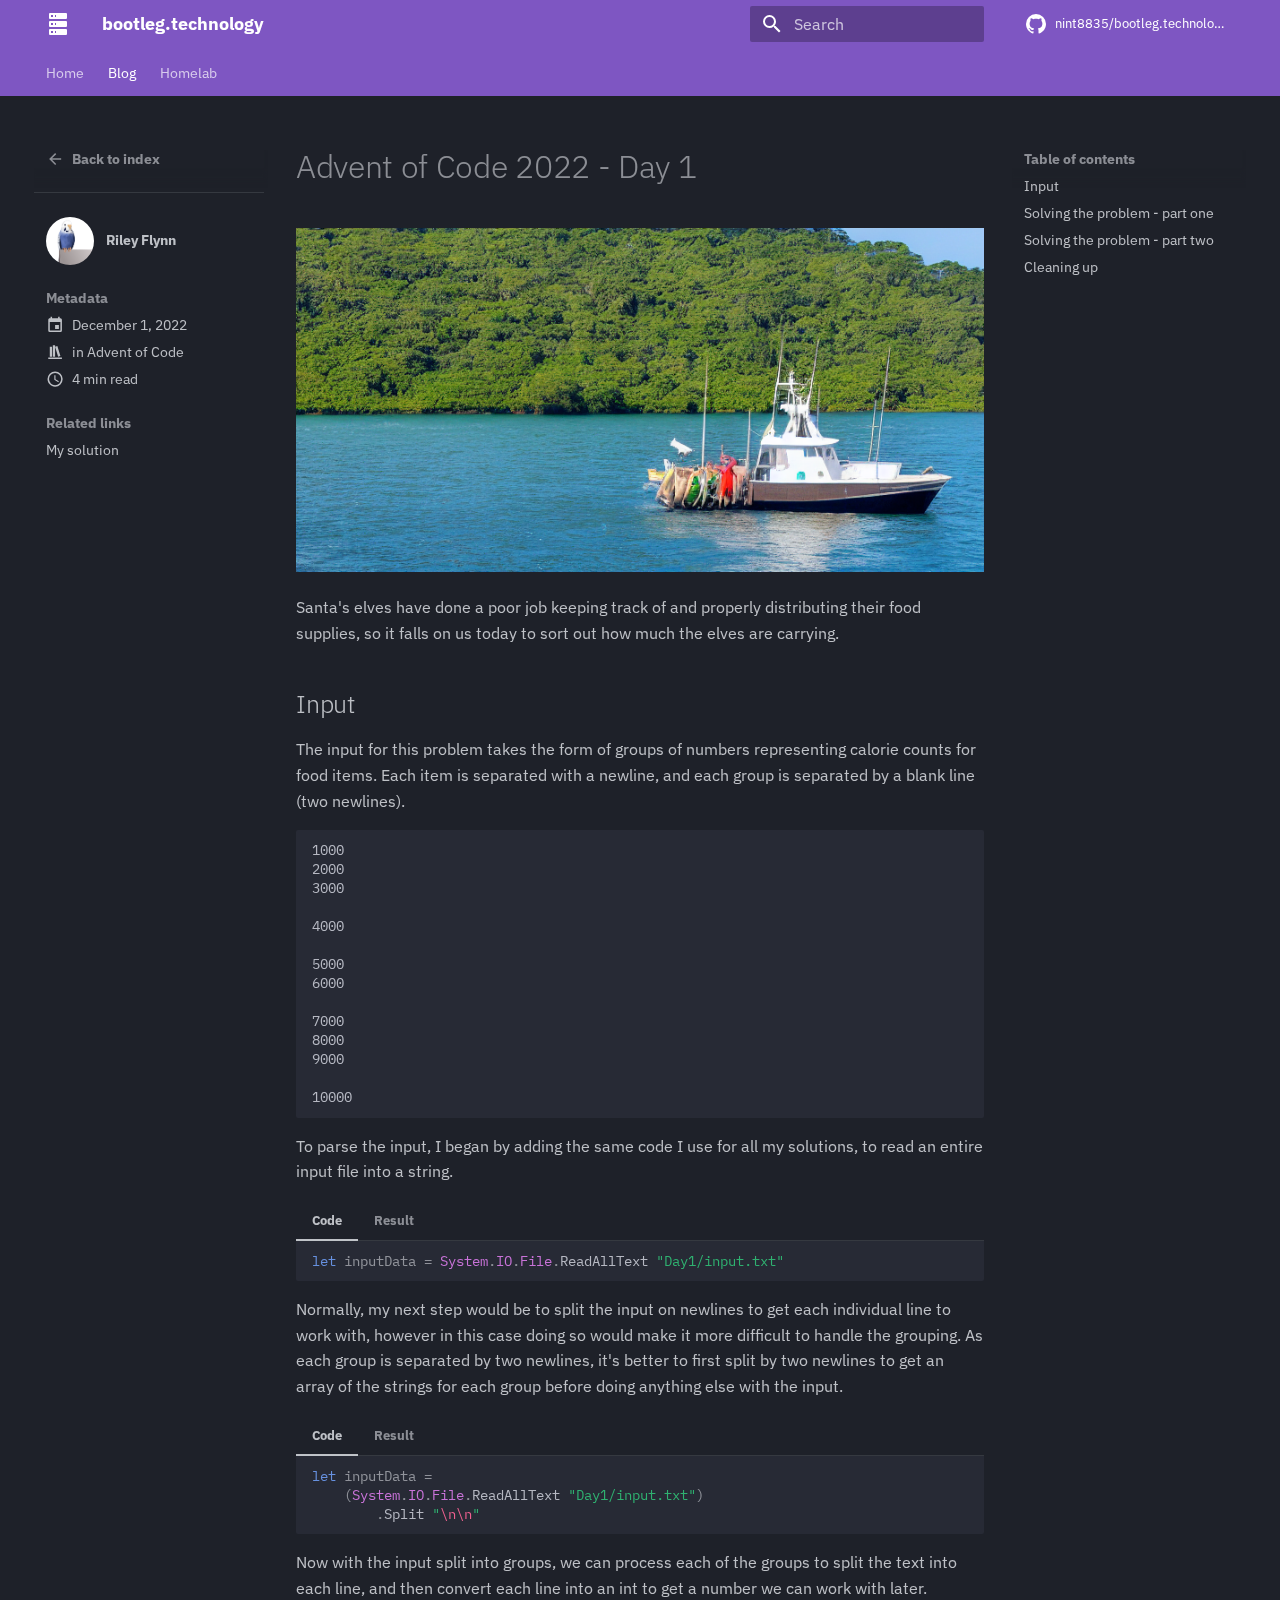
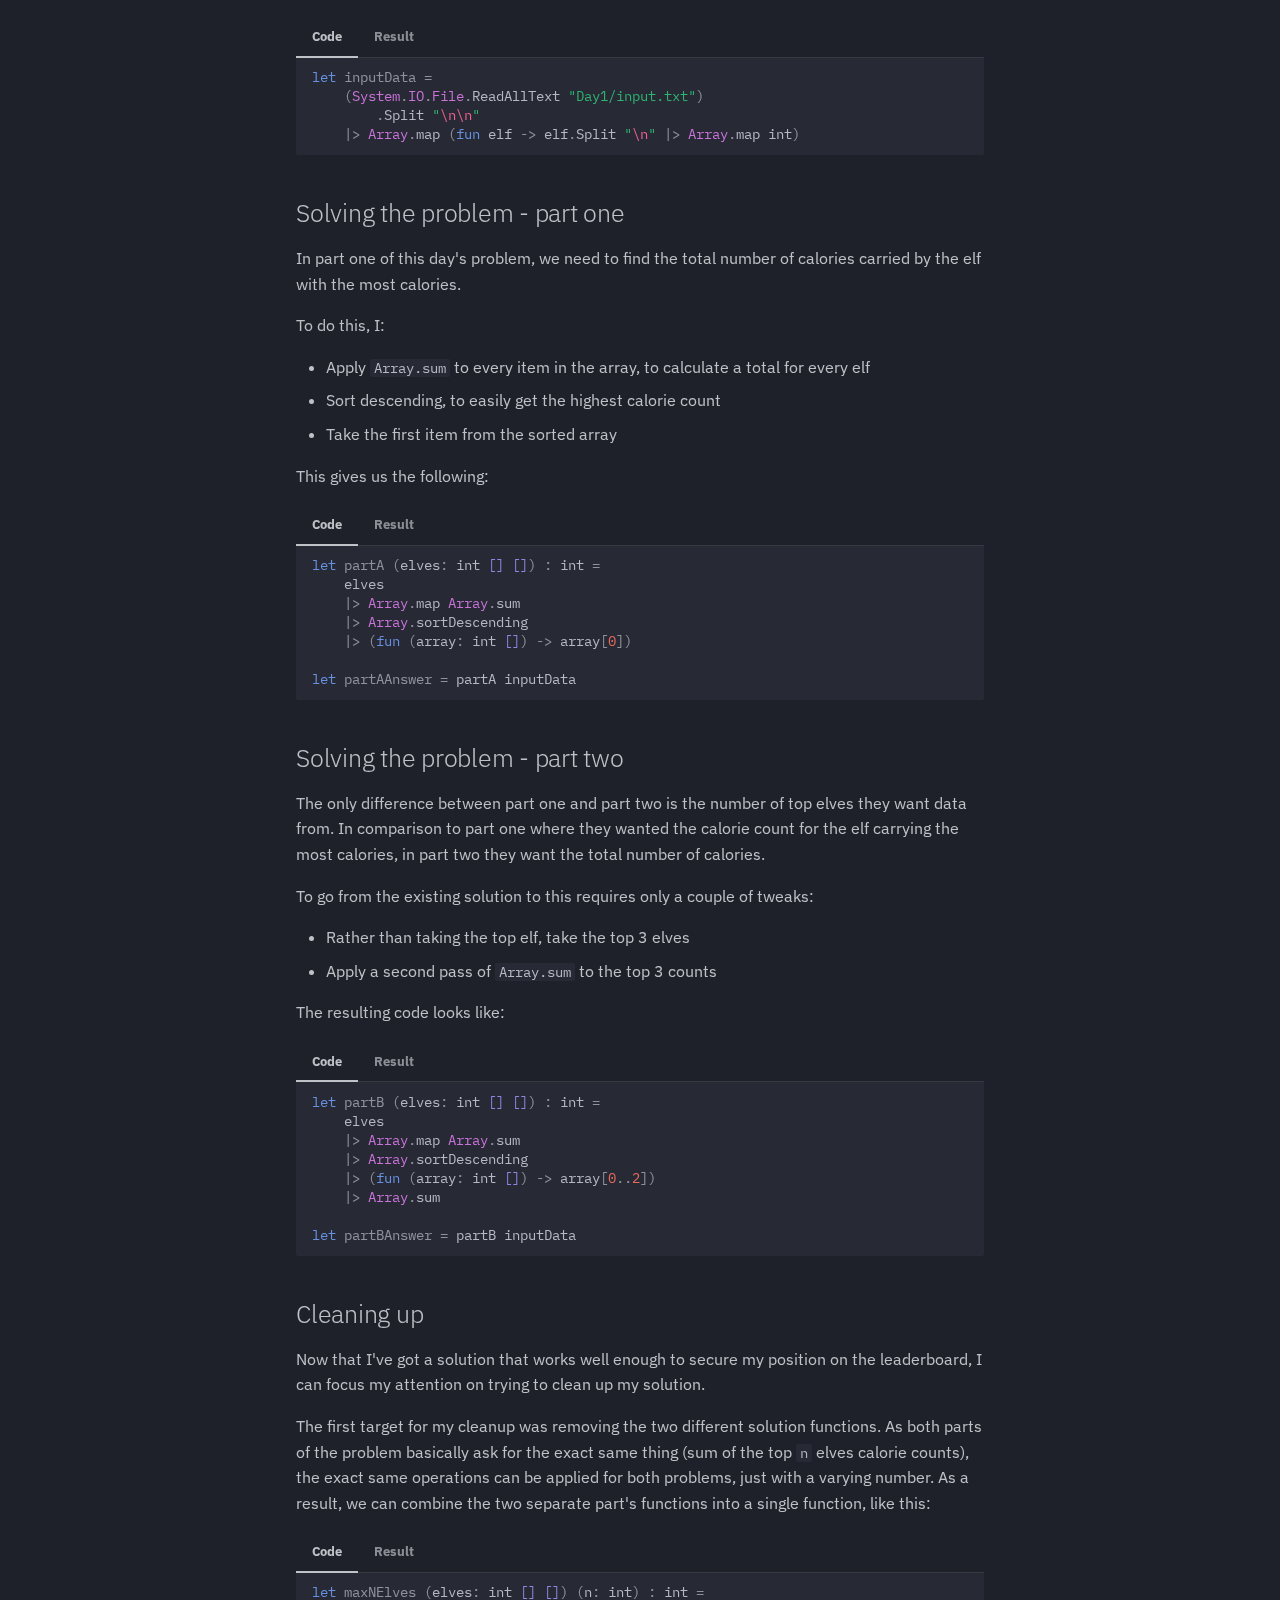
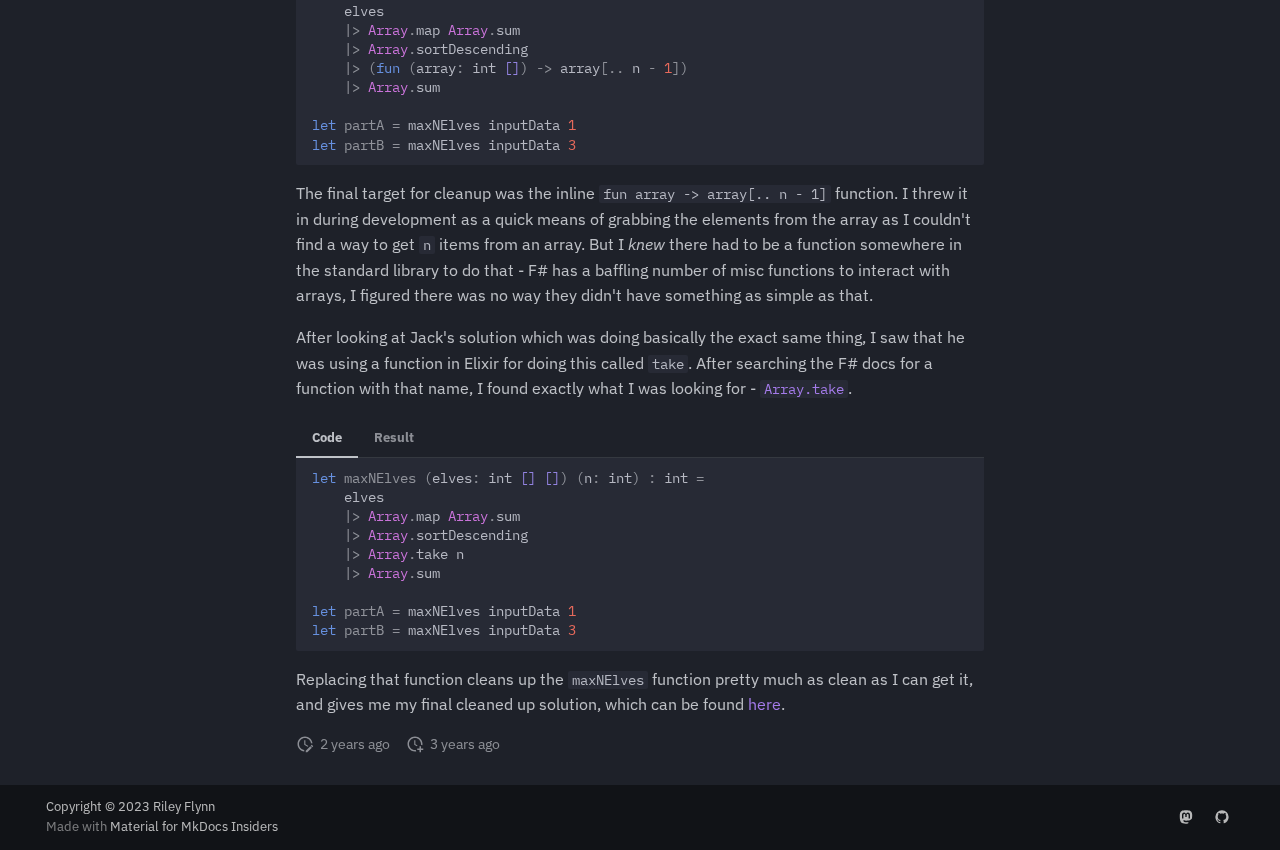
<file: blog/2022/12/advent-of-code-2022-day-1/index.html>
<!doctype html>
<html lang="en" class="no-js">
  <head>
    
      <meta charset="utf-8">
      <meta name="viewport" content="width=device-width,initial-scale=1">
      
        <meta name="description" content="Walkthrough of my solution to Advent of Code 2022 - Day 1's problem">
      
      
      
        <link rel="canonical" href="https://bootleg.technology/blog/2022/12/advent-of-code-2022-day-1/">
      
      
        <link rel="prev" href="../advent-of-code-2022-intro/">
      
      
        <link rel="next" href="../advent-of-code-2022-day-2/">
      
      
        
      
      
        <link rel="alternate" type="application/rss+xml" title="RSS feed" href="../../../../feed_rss_created.xml">
        <link rel="alternate" type="application/rss+xml" title="RSS feed of updated content" href="../../../../feed_rss_updated.xml">
      
      <link rel="icon" href="../../../../assets/images/favicon.png">
      <meta name="generator" content="mkdocs-1.5.3, mkdocs-material-9.4.8+insiders-4.43.0">
    
    
      
        <title>Advent of Code 2022 - Day 1 - bootleg.technology</title>
      
    
    
      <link rel="stylesheet" href="../../../../assets/stylesheets/main.382dd0b9.min.css">
      
        
        <link rel="stylesheet" href="../../../../assets/stylesheets/palette.ab4e12ef.min.css">
      
      


    
    
      
    
    
      
        
        
        
        <link rel="stylesheet" href="../../../../assets/external/fonts.googleapis.com/css.804a7bde.css">
        <style>:root{--md-text-font:"IBM Plex Sans";--md-code-font:"IBM Plex Mono"}</style>
      
    
    
      <link rel="stylesheet" href="../../../../css/timeago.css">
    
    <script>__md_scope=new URL("../../../..",location),__md_hash=e=>[...e].reduce((e,_)=>(e<<5)-e+_.charCodeAt(0),0),__md_get=(e,_=localStorage,t=__md_scope)=>JSON.parse(_.getItem(t.pathname+"."+e)),__md_set=(e,_,t=localStorage,a=__md_scope)=>{try{t.setItem(a.pathname+"."+e,JSON.stringify(_))}catch(e){}}</script>
    
      

    
    
  
<meta property="og:type" content="website" />
<meta property="og:title" content="Advent of Code 2022 - Day 1 - bootleg.technology" />
<meta property="og:description" content="Walkthrough of my solution to Advent of Code 2022 - Day 1's problem" />
<meta property="og:image" content="https://bootleg.technology/assets/images/social/blog/2022/12/advent-of-code-2022-day-1.png" />
<meta property="og:image:type" content="image/png" />
<meta property="og:image:width" content="1200" />
<meta property="og:image:height" content="630" />
<meta property="og:url" content="https://bootleg.technology/blog/2022/12/advent-of-code-2022-day-1/" />
<meta property="twitter:card" content="summary_large_image" />
<meta property="twitter:title" content="Advent of Code 2022 - Day 1 - bootleg.technology" />
<meta property="twitter:description" content="Walkthrough of my solution to Advent of Code 2022 - Day 1's problem" />
<meta property="twitter:image" content="https://bootleg.technology/assets/images/social/blog/2022/12/advent-of-code-2022-day-1.png" />
</head>
  
  
    
    
    
    
    
    <body dir="ltr" data-md-color-scheme="slate" data-md-color-primary="deep-purple" data-md-color-accent="teal">
  
    
    <input class="md-toggle" data-md-toggle="drawer" type="checkbox" id="__drawer" autocomplete="off">
    <input class="md-toggle" data-md-toggle="search" type="checkbox" id="__search" autocomplete="off">
    <label class="md-overlay" for="__drawer"></label>
    <div data-md-component="skip">
      
        
        <a href="#input" class="md-skip">
          Skip to content
        </a>
      
    </div>
    <div data-md-component="announce">
      
    </div>
    
    
      

<header class="md-header" data-md-component="header">
  <nav class="md-header__inner md-grid" aria-label="Header">
    <a href="../../../.." title="bootleg.technology" class="md-header__button md-logo" aria-label="bootleg.technology" data-md-component="logo">
      
  
  <svg xmlns="http://www.w3.org/2000/svg" viewBox="0 0 24 24"><path d="M4 1h16a1 1 0 0 1 1 1v4a1 1 0 0 1-1 1H4a1 1 0 0 1-1-1V2a1 1 0 0 1 1-1m0 8h16a1 1 0 0 1 1 1v4a1 1 0 0 1-1 1H4a1 1 0 0 1-1-1v-4a1 1 0 0 1 1-1m0 8h16a1 1 0 0 1 1 1v4a1 1 0 0 1-1 1H4a1 1 0 0 1-1-1v-4a1 1 0 0 1 1-1M9 5h1V3H9v2m0 8h1v-2H9v2m0 8h1v-2H9v2M5 3v2h2V3H5m0 8v2h2v-2H5m0 8v2h2v-2H5Z"/></svg>

    </a>
    <label class="md-header__button md-icon" for="__drawer">
      
      <svg xmlns="http://www.w3.org/2000/svg" viewBox="0 0 24 24"><path d="M3 6h18v2H3V6m0 5h18v2H3v-2m0 5h18v2H3v-2Z"/></svg>
    </label>
    <div class="md-header__title" data-md-component="header-title">
      <div class="md-header__ellipsis">
        <div class="md-header__topic">
          <span class="md-ellipsis">
            bootleg.technology
          </span>
        </div>
        <div class="md-header__topic" data-md-component="header-topic">
          <span class="md-ellipsis">
            
              Advent of Code 2022 - Day 1
            
          </span>
        </div>
      </div>
    </div>
    
      
    
    
    
    
      <label class="md-header__button md-icon" for="__search">
        
        <svg xmlns="http://www.w3.org/2000/svg" viewBox="0 0 24 24"><path d="M9.5 3A6.5 6.5 0 0 1 16 9.5c0 1.61-.59 3.09-1.56 4.23l.27.27h.79l5 5-1.5 1.5-5-5v-.79l-.27-.27A6.516 6.516 0 0 1 9.5 16 6.5 6.5 0 0 1 3 9.5 6.5 6.5 0 0 1 9.5 3m0 2C7 5 5 7 5 9.5S7 14 9.5 14 14 12 14 9.5 12 5 9.5 5Z"/></svg>
      </label>
      <div class="md-search" data-md-component="search" role="dialog">
  <label class="md-search__overlay" for="__search"></label>
  <div class="md-search__inner" role="search">
    <form class="md-search__form" name="search">
      <input type="text" class="md-search__input" name="query" aria-label="Search" placeholder="Search" autocapitalize="off" autocorrect="off" autocomplete="off" spellcheck="false" data-md-component="search-query" required>
      <label class="md-search__icon md-icon" for="__search">
        
        <svg xmlns="http://www.w3.org/2000/svg" viewBox="0 0 24 24"><path d="M9.5 3A6.5 6.5 0 0 1 16 9.5c0 1.61-.59 3.09-1.56 4.23l.27.27h.79l5 5-1.5 1.5-5-5v-.79l-.27-.27A6.516 6.516 0 0 1 9.5 16 6.5 6.5 0 0 1 3 9.5 6.5 6.5 0 0 1 9.5 3m0 2C7 5 5 7 5 9.5S7 14 9.5 14 14 12 14 9.5 12 5 9.5 5Z"/></svg>
        
        <svg xmlns="http://www.w3.org/2000/svg" viewBox="0 0 24 24"><path d="M20 11v2H8l5.5 5.5-1.42 1.42L4.16 12l7.92-7.92L13.5 5.5 8 11h12Z"/></svg>
      </label>
      <nav class="md-search__options" aria-label="Search">
        
        <button type="reset" class="md-search__icon md-icon" title="Clear" aria-label="Clear" tabindex="-1">
          
          <svg xmlns="http://www.w3.org/2000/svg" viewBox="0 0 24 24"><path d="M19 6.41 17.59 5 12 10.59 6.41 5 5 6.41 10.59 12 5 17.59 6.41 19 12 13.41 17.59 19 19 17.59 13.41 12 19 6.41Z"/></svg>
        </button>
      </nav>
      
        <div class="md-search__suggest" data-md-component="search-suggest"></div>
      
    </form>
    <div class="md-search__output">
      <div class="md-search__scrollwrap" data-md-scrollfix>
        <div class="md-search-result" data-md-component="search-result">
          <div class="md-search-result__meta">
            Initializing search
          </div>
          <ol class="md-search-result__list" role="presentation"></ol>
        </div>
      </div>
    </div>
  </div>
</div>
    
    
      <div class="md-header__source">
        <a href="https://github.com/nint8835/bootleg.technology" title="Go to repository" class="md-source" data-md-component="source">
  <div class="md-source__icon md-icon">
    
    <svg xmlns="http://www.w3.org/2000/svg" viewBox="0 0 24 24"><path d="M12 2A10 10 0 0 0 2 12c0 4.42 2.87 8.17 6.84 9.5.5.08.66-.23.66-.5v-1.69c-2.77.6-3.36-1.34-3.36-1.34-.46-1.16-1.11-1.47-1.11-1.47-.91-.62.07-.6.07-.6 1 .07 1.53 1.03 1.53 1.03.87 1.52 2.34 1.07 2.91.83.09-.65.35-1.09.63-1.34-2.22-.25-4.55-1.11-4.55-4.92 0-1.11.38-2 1.03-2.71-.1-.25-.45-1.29.1-2.64 0 0 .84-.27 2.75 1.02.79-.22 1.65-.33 2.5-.33.85 0 1.71.11 2.5.33 1.91-1.29 2.75-1.02 2.75-1.02.55 1.35.2 2.39.1 2.64.65.71 1.03 1.6 1.03 2.71 0 3.82-2.34 4.66-4.57 4.91.36.31.69.92.69 1.85V21c0 .27.16.59.67.5C19.14 20.16 22 16.42 22 12A10 10 0 0 0 12 2Z"/></svg>
  </div>
  <div class="md-source__repository">
    nint8835/bootleg.technology
  </div>
</a>
      </div>
    
  </nav>
  
</header>
    
    <div class="md-container" data-md-component="container">
      
      
        
          
            
<nav class="md-tabs" aria-label="Tabs" data-md-component="tabs">
  <div class="md-grid">
    <ul class="md-tabs__list">
      
        
  
  
  
    <li class="md-tabs__item">
      <a href="../../../.." class="md-tabs__link">
        
  
    
  
  Home

      </a>
    </li>
  

      
        
  
  
    
  
  
    
    
      <li class="md-tabs__item md-tabs__item--active">
        <a href="../../../" class="md-tabs__link">
          
  
  Blog

        </a>
      </li>
    
  

      
        
  
  
  
    
    
      
  
  
  
    
    
      
  
  
  
    
    
      <li class="md-tabs__item">
        <a href="../../../../homelab/cluster/guides/adding-a-node/" class="md-tabs__link">
          
  
  Homelab

        </a>
      </li>
    
  

    
  

    
  

      
    </ul>
  </div>
</nav>
          
        
      
      <main class="md-main" data-md-component="main">
        <div class="md-main__inner md-grid">
          
            
              
                
              
              <div class="md-sidebar md-sidebar--primary" data-md-component="sidebar" data-md-type="navigation" hidden>
                <div class="md-sidebar__scrollwrap">
                  <div class="md-sidebar__inner">
                    


  


<nav class="md-nav md-nav--primary md-nav--lifted" aria-label="Navigation" data-md-level="0">
  <label class="md-nav__title" for="__drawer">
    <a href="../../../.." title="bootleg.technology" class="md-nav__button md-logo" aria-label="bootleg.technology" data-md-component="logo">
      
  
  <svg xmlns="http://www.w3.org/2000/svg" viewBox="0 0 24 24"><path d="M4 1h16a1 1 0 0 1 1 1v4a1 1 0 0 1-1 1H4a1 1 0 0 1-1-1V2a1 1 0 0 1 1-1m0 8h16a1 1 0 0 1 1 1v4a1 1 0 0 1-1 1H4a1 1 0 0 1-1-1v-4a1 1 0 0 1 1-1m0 8h16a1 1 0 0 1 1 1v4a1 1 0 0 1-1 1H4a1 1 0 0 1-1-1v-4a1 1 0 0 1 1-1M9 5h1V3H9v2m0 8h1v-2H9v2m0 8h1v-2H9v2M5 3v2h2V3H5m0 8v2h2v-2H5m0 8v2h2v-2H5Z"/></svg>

    </a>
    bootleg.technology
  </label>
  
    <div class="md-nav__source">
      <a href="https://github.com/nint8835/bootleg.technology" title="Go to repository" class="md-source" data-md-component="source">
  <div class="md-source__icon md-icon">
    
    <svg xmlns="http://www.w3.org/2000/svg" viewBox="0 0 24 24"><path d="M12 2A10 10 0 0 0 2 12c0 4.42 2.87 8.17 6.84 9.5.5.08.66-.23.66-.5v-1.69c-2.77.6-3.36-1.34-3.36-1.34-.46-1.16-1.11-1.47-1.11-1.47-.91-.62.07-.6.07-.6 1 .07 1.53 1.03 1.53 1.03.87 1.52 2.34 1.07 2.91.83.09-.65.35-1.09.63-1.34-2.22-.25-4.55-1.11-4.55-4.92 0-1.11.38-2 1.03-2.71-.1-.25-.45-1.29.1-2.64 0 0 .84-.27 2.75 1.02.79-.22 1.65-.33 2.5-.33.85 0 1.71.11 2.5.33 1.91-1.29 2.75-1.02 2.75-1.02.55 1.35.2 2.39.1 2.64.65.71 1.03 1.6 1.03 2.71 0 3.82-2.34 4.66-4.57 4.91.36.31.69.92.69 1.85V21c0 .27.16.59.67.5C19.14 20.16 22 16.42 22 12A10 10 0 0 0 12 2Z"/></svg>
  </div>
  <div class="md-source__repository">
    nint8835/bootleg.technology
  </div>
</a>
    </div>
  
  <ul class="md-nav__list" data-md-scrollfix>
    
      
      
  
  
  
    <li class="md-nav__item">
      <a href="../../../.." class="md-nav__link">
        
  
  <span class="md-ellipsis">
    
  
    Home
  

    
  </span>
  
  

      </a>
    </li>
  

    
      
      
  
  
    
  
  
    
    
    
    
    
      
      
    
    <li class="md-nav__item md-nav__item--active md-nav__item--section md-nav__item--nested">
      
        
        
        
        <input class="md-nav__toggle md-toggle " type="checkbox" id="__nav_2" checked>
        
          
          <label class="md-nav__link" for="__nav_2" id="__nav_2_label" tabindex="">
            
  
  <span class="md-ellipsis">
    
  
    Blog
  

    
  </span>
  
  

            <span class="md-nav__icon md-icon"></span>
          </label>
        
        <nav class="md-nav" data-md-level="1" aria-labelledby="__nav_2_label" aria-expanded="true">
          <label class="md-nav__title" for="__nav_2">
            <span class="md-nav__icon md-icon"></span>
            
  
    Blog
  

          </label>
          <ul class="md-nav__list" data-md-scrollfix>
            
              
                
  
  
    
  
  
    <li class="md-nav__item md-nav__item--active">
      <a href="../../../" class="md-nav__link">
        
  
  <span class="md-ellipsis">
    
  
    Index
  

    
  </span>
  
  

      </a>
    </li>
  

              
            
              
                
  
  
  
    
    
    
    
    
      
      
    
    <li class="md-nav__item md-nav__item--section md-nav__item--nested">
      
        
        
        
        <input class="md-nav__toggle md-toggle " type="checkbox" id="__nav_2_2" >
        
          
          <label class="md-nav__link" for="__nav_2_2" id="__nav_2_2_label" tabindex="">
            
  
  <span class="md-ellipsis">
    
  
    Archive
  

    
  </span>
  
  

            <span class="md-nav__icon md-icon"></span>
          </label>
        
        <nav class="md-nav" data-md-level="2" aria-labelledby="__nav_2_2_label" aria-expanded="false">
          <label class="md-nav__title" for="__nav_2_2">
            <span class="md-nav__icon md-icon"></span>
            
  
    Archive
  

          </label>
          <ul class="md-nav__list" data-md-scrollfix>
            
              
                
  
  
  
    <li class="md-nav__item">
      <a href="../../../archive/2022/" class="md-nav__link">
        
  
  <span class="md-ellipsis">
    
  
    2022
  

    
  </span>
  
  

      </a>
    </li>
  

              
            
          </ul>
        </nav>
      
    </li>
  

              
            
              
                
  
  
  
    
    
    
    
    
      
      
    
    <li class="md-nav__item md-nav__item--section md-nav__item--nested">
      
        
        
        
        <input class="md-nav__toggle md-toggle " type="checkbox" id="__nav_2_3" >
        
          
          <label class="md-nav__link" for="__nav_2_3" id="__nav_2_3_label" tabindex="">
            
  
  <span class="md-ellipsis">
    
  
    Categories
  

    
  </span>
  
  

            <span class="md-nav__icon md-icon"></span>
          </label>
        
        <nav class="md-nav" data-md-level="2" aria-labelledby="__nav_2_3_label" aria-expanded="false">
          <label class="md-nav__title" for="__nav_2_3">
            <span class="md-nav__icon md-icon"></span>
            
  
    Categories
  

          </label>
          <ul class="md-nav__list" data-md-scrollfix>
            
              
                
  
  
  
    <li class="md-nav__item">
      <a href="../../../category/advent-of-code/" class="md-nav__link">
        
  
  <span class="md-ellipsis">
    
  
    Advent of Code
  

    
  </span>
  
  

      </a>
    </li>
  

              
            
          </ul>
        </nav>
      
    </li>
  

              
            
          </ul>
        </nav>
      
    </li>
  

    
      
      
  
  
  
    
    
    
    
    
      
      
    
    <li class="md-nav__item md-nav__item--section md-nav__item--nested">
      
        
        
        
        <input class="md-nav__toggle md-toggle " type="checkbox" id="__nav_3" >
        
          
          <label class="md-nav__link" for="__nav_3" id="__nav_3_label" tabindex="">
            
  
  <span class="md-ellipsis">
    
  
    Homelab
  

    
  </span>
  
  

            <span class="md-nav__icon md-icon"></span>
          </label>
        
        <nav class="md-nav" data-md-level="1" aria-labelledby="__nav_3_label" aria-expanded="false">
          <label class="md-nav__title" for="__nav_3">
            <span class="md-nav__icon md-icon"></span>
            
  
    Homelab
  

          </label>
          <ul class="md-nav__list" data-md-scrollfix>
            
              
                
  
  
  
    
    
    
    
    
      
      
    
    <li class="md-nav__item md-nav__item--section md-nav__item--nested">
      
        
        
        
        <input class="md-nav__toggle md-toggle " type="checkbox" id="__nav_3_1" >
        
          
          <label class="md-nav__link" for="__nav_3_1" id="__nav_3_1_label" tabindex="">
            
  
  <span class="md-ellipsis">
    
  
    Cluster
  

    
  </span>
  
  

            <span class="md-nav__icon md-icon"></span>
          </label>
        
        <nav class="md-nav" data-md-level="2" aria-labelledby="__nav_3_1_label" aria-expanded="false">
          <label class="md-nav__title" for="__nav_3_1">
            <span class="md-nav__icon md-icon"></span>
            
  
    Cluster
  

          </label>
          <ul class="md-nav__list" data-md-scrollfix>
            
              
                
  
  
  
    
    
    
    
    
    <li class="md-nav__item md-nav__item--nested">
      
        
        
        
        <input class="md-nav__toggle md-toggle " type="checkbox" id="__nav_3_1_1" >
        
          
          <label class="md-nav__link" for="__nav_3_1_1" id="__nav_3_1_1_label" tabindex="0">
            
  
  <span class="md-ellipsis">
    
  
    Guides
  

    
  </span>
  
  

            <span class="md-nav__icon md-icon"></span>
          </label>
        
        <nav class="md-nav" data-md-level="3" aria-labelledby="__nav_3_1_1_label" aria-expanded="false">
          <label class="md-nav__title" for="__nav_3_1_1">
            <span class="md-nav__icon md-icon"></span>
            
  
    Guides
  

          </label>
          <ul class="md-nav__list" data-md-scrollfix>
            
              
                
  
  
  
    <li class="md-nav__item">
      <a href="../../../../homelab/cluster/guides/adding-a-node/" class="md-nav__link">
        
  
  <span class="md-ellipsis">
    
  
    Adding a Node
  

    
  </span>
  
  

      </a>
    </li>
  

              
            
              
                
  
  
  
    <li class="md-nav__item">
      <a href="../../../../homelab/cluster/guides/adding-a-host/" class="md-nav__link">
        
  
  <span class="md-ellipsis">
    
  
    Adding a Host
  

    
  </span>
  
  

      </a>
    </li>
  

              
            
          </ul>
        </nav>
      
    </li>
  

              
            
          </ul>
        </nav>
      
    </li>
  

              
            
          </ul>
        </nav>
      
    </li>
  

    
  </ul>
</nav>
                  </div>
                </div>
              </div>
            
            
              
                
              
              <div class="md-sidebar md-sidebar--secondary" data-md-component="sidebar" data-md-type="toc" >
                <div class="md-sidebar__scrollwrap">
                  <div class="md-sidebar__inner">
                    

<nav class="md-nav md-nav--secondary" aria-label="Table of contents">
  
  
  
  
    <label class="md-nav__title" for="__toc">
      <span class="md-nav__icon md-icon"></span>
      Table of contents
    </label>
    <ul class="md-nav__list" data-md-component="toc" data-md-scrollfix>
      
        <li class="md-nav__item">
  <a href="#input" class="md-nav__link">
    <span class="md-ellipsis">
      
        Input
      
    </span>
  </a>
  
</li>
      
        <li class="md-nav__item">
  <a href="#solving-the-problem-part-one" class="md-nav__link">
    <span class="md-ellipsis">
      
        Solving the problem - part one
      
    </span>
  </a>
  
</li>
      
        <li class="md-nav__item">
  <a href="#solving-the-problem-part-two" class="md-nav__link">
    <span class="md-ellipsis">
      
        Solving the problem - part two
      
    </span>
  </a>
  
</li>
      
        <li class="md-nav__item">
  <a href="#cleaning-up" class="md-nav__link">
    <span class="md-ellipsis">
      
        Cleaning up
      
    </span>
  </a>
  
</li>
      
    </ul>
  
</nav>
                  </div>
                </div>
              </div>
            
          
          
  <div class="md-content md-content--post" data-md-component="content">
    <div class="md-sidebar md-sidebar--post" data-md-component="sidebar" data-md-type="navigation">
      <div class="md-sidebar__scrollwrap">
        <div class="md-sidebar__inner md-post">
          <nav class="md-nav md-nav--primary">
            <div class="md-post__back">
              <div class="md-nav__title md-nav__container">
                <a href="../../../" class="md-nav__link">
                  <svg xmlns="http://www.w3.org/2000/svg" viewBox="0 0 24 24"><path d="M20 11v2H8l5.5 5.5-1.42 1.42L4.16 12l7.92-7.92L13.5 5.5 8 11h12Z"/></svg>
                  <span class="md-ellipsis">
                    Back to index
                  </span>
                </a>
              </div>
            </div>
            
              <div class="md-post__authors md-typeset">
                
                  <div class="md-profile md-post__profile">
                    <span class="md-author md-author--long">
                      <img src="../../../../assets/external/github.com/nint8835.png" alt="Riley Flynn">
                    </span>
                    <span class="md-profile__description">
                      <strong>Riley Flynn</strong><br>
                      
                    </span>
                  </div>
                
              </div>
            
            <ul class="md-post__meta md-nav__list">
              <li class="md-nav__item md-nav__item--section">
                <div class="md-post__title">
                  <span class="md-ellipsis">
                    Metadata
                  </span>
                </div>
                <nav class="md-nav">
                  <ul class="md-nav__list">
                    <li class="md-nav__item">
                      <div class="md-nav__link">
                        <svg xmlns="http://www.w3.org/2000/svg" viewBox="0 0 24 24"><path d="M19 19H5V8h14m-3-7v2H8V1H6v2H5c-1.11 0-2 .89-2 2v14a2 2 0 0 0 2 2h14a2 2 0 0 0 2-2V5a2 2 0 0 0-2-2h-1V1m-1 11h-5v5h5v-5Z"/></svg>
                        <time datetime="2022-12-01 00:00:00" class="md-ellipsis">December 1, 2022</time>
                      </div>
                    </li>
                    
                    
                      <li class="md-nav__item">
                        <div class="md-nav__link">
                          <svg xmlns="http://www.w3.org/2000/svg" viewBox="0 0 24 24"><path d="M9 3v15h3V3H9m3 2 4 13 3-1-4-13-3 1M5 5v13h3V5H5M3 19v2h18v-2H3Z"/></svg>
                          <span class="md-ellipsis">
                            in
                            
                              <a href="../../../category/advent-of-code/">Advent of Code</a></span>
                        </div>
                      </li>
                    
                    
                      
                      <li class="md-nav__item">
                        <div class="md-nav__link">
                          <svg xmlns="http://www.w3.org/2000/svg" viewBox="0 0 24 24"><path d="M12 20a8 8 0 0 0 8-8 8 8 0 0 0-8-8 8 8 0 0 0-8 8 8 8 0 0 0 8 8m0-18a10 10 0 0 1 10 10 10 10 0 0 1-10 10C6.47 22 2 17.5 2 12A10 10 0 0 1 12 2m.5 5v5.25l4.5 2.67-.75 1.23L11 13V7h1.5Z"/></svg>
                          <span class="md-ellipsis">
                            
                              4 min read
                            
                          </span>
                        </div>
                      </li>
                    
                  </ul>
                </nav>
              </li>
            </ul>
            
              <ul class="md-post__meta md-nav__list">
                <li class="md-nav__item md-nav__item--section">
                  <div class="md-post__title">
                    <span class="md-ellipsis">
                      Related links
                    </span>
                  </div>
                  <nav class="md-nav">
                    <ul class="md-nav__list">
                      
                        
                        
  
  
  
    <li class="md-nav__item">
      <a href="https://github.com/nint8835/AdventOfCode2022/blob/main/Day1/Day1.fsx" class="md-nav__link">
        
  
  <span class="md-ellipsis">
    
  
    My solution
  

    
  </span>
  
  

      </a>
    </li>
  

                      
                    </ul>
                  </nav>
                </li>
              </ul>
            
          </nav>
          
        </div>
      </div>
    </div>
    <article class="md-content__inner md-typeset">
      
        

  
  


  <h1>Advent of Code 2022 - Day 1</h1>

<p><img alt="" src="../../../aoc/2022/assets/day-1.png" /></p>
<p>Santa's elves have done a poor job keeping track of and properly distributing their food supplies, so it falls on us today to sort out how much the elves are carrying.</p>
<!-- more -->

<h2 id="input">Input</h2>
<p>The input for this problem takes the form of groups of numbers representing calorie counts for food items. Each item is separated with a newline, and each group is separated by a blank line (two newlines).</p>
<div class="highlight"><pre><span></span><code><a id="__codelineno-0-1" name="__codelineno-0-1" href="#__codelineno-0-1"></a>1000
<a id="__codelineno-0-2" name="__codelineno-0-2" href="#__codelineno-0-2"></a>2000
<a id="__codelineno-0-3" name="__codelineno-0-3" href="#__codelineno-0-3"></a>3000
<a id="__codelineno-0-4" name="__codelineno-0-4" href="#__codelineno-0-4"></a>
<a id="__codelineno-0-5" name="__codelineno-0-5" href="#__codelineno-0-5"></a>4000
<a id="__codelineno-0-6" name="__codelineno-0-6" href="#__codelineno-0-6"></a>
<a id="__codelineno-0-7" name="__codelineno-0-7" href="#__codelineno-0-7"></a>5000
<a id="__codelineno-0-8" name="__codelineno-0-8" href="#__codelineno-0-8"></a>6000
<a id="__codelineno-0-9" name="__codelineno-0-9" href="#__codelineno-0-9"></a>
<a id="__codelineno-0-10" name="__codelineno-0-10" href="#__codelineno-0-10"></a>7000
<a id="__codelineno-0-11" name="__codelineno-0-11" href="#__codelineno-0-11"></a>8000
<a id="__codelineno-0-12" name="__codelineno-0-12" href="#__codelineno-0-12"></a>9000
<a id="__codelineno-0-13" name="__codelineno-0-13" href="#__codelineno-0-13"></a>
<a id="__codelineno-0-14" name="__codelineno-0-14" href="#__codelineno-0-14"></a>10000
</code></pre></div>
<p>To parse the input, I began by adding the same code I use for all my solutions, to read an entire input file into a string.</p>
<div class="tabbed-set tabbed-alternate" data-tabs="1:2"><input checked="checked" id="code" name="__tabbed_1" type="radio" /><input id="result" name="__tabbed_1" type="radio" /><div class="tabbed-labels"><label for="code">Code</label><label for="result">Result</label></div>
<div class="tabbed-content">
<div class="tabbed-block">
<div class="highlight"><pre><span></span><code><a id="__codelineno-1-1" name="__codelineno-1-1" href="#__codelineno-1-1"></a><span class="k">let</span><span class="w"> </span><span class="nv">inputData</span><span class="w"> </span><span class="o">=</span><span class="w"> </span><span class="nn">System</span><span class="p">.</span><span class="nn">IO</span><span class="p">.</span><span class="nn">File</span><span class="p">.</span><span class="n">ReadAllText</span><span class="w"> </span><span class="s">&quot;Day1/input.txt&quot;</span>
</code></pre></div>
</div>
<div class="tabbed-block">
<div class="highlight"><pre><span></span><code><a id="__codelineno-2-1" name="__codelineno-2-1" href="#__codelineno-2-1"></a><span class="k">val</span><span class="w"> </span><span class="n">inputData</span><span class="o">:</span><span class="w"> </span><span class="kt">string</span><span class="w"> </span><span class="o">=</span>
<a id="__codelineno-2-2" name="__codelineno-2-2" href="#__codelineno-2-2"></a><span class="w">  </span><span class="s">&quot;1000</span>
<a id="__codelineno-2-3" name="__codelineno-2-3" href="#__codelineno-2-3"></a><span class="s">2000</span>
<a id="__codelineno-2-4" name="__codelineno-2-4" href="#__codelineno-2-4"></a><span class="s">3000</span>
<a id="__codelineno-2-5" name="__codelineno-2-5" href="#__codelineno-2-5"></a>
<a id="__codelineno-2-6" name="__codelineno-2-6" href="#__codelineno-2-6"></a><span class="s">4000</span>
<a id="__codelineno-2-7" name="__codelineno-2-7" href="#__codelineno-2-7"></a>
<a id="__codelineno-2-8" name="__codelineno-2-8" href="#__codelineno-2-8"></a><span class="s">5000</span>
<a id="__codelineno-2-9" name="__codelineno-2-9" href="#__codelineno-2-9"></a><span class="s">6000</span>
<a id="__codelineno-2-10" name="__codelineno-2-10" href="#__codelineno-2-10"></a>
<a id="__codelineno-2-11" name="__codelineno-2-11" href="#__codelineno-2-11"></a><span class="s">7000</span>
<a id="__codelineno-2-12" name="__codelineno-2-12" href="#__codelineno-2-12"></a><span class="s">8000</span>
<a id="__codelineno-2-13" name="__codelineno-2-13" href="#__codelineno-2-13"></a><span class="s">9000</span>
<a id="__codelineno-2-14" name="__codelineno-2-14" href="#__codelineno-2-14"></a>
<a id="__codelineno-2-15" name="__codelineno-2-15" href="#__codelineno-2-15"></a><span class="s">10000&quot;</span>
</code></pre></div>
</div>
</div>
</div>
<p>Normally, my next step would be to split the input on newlines to get each individual line to work with, however in this case doing so would make it more difficult to handle the grouping. As each group is separated by two newlines, it's better to first split by two newlines to get an array of the strings for each group before doing anything else with the input.</p>
<div class="tabbed-set tabbed-alternate" data-tabs="2:2"><input checked="checked" id="code_1" name="__tabbed_2" type="radio" /><input id="result_1" name="__tabbed_2" type="radio" /><div class="tabbed-labels"><label for="code_1">Code</label><label for="result_1">Result</label></div>
<div class="tabbed-content">
<div class="tabbed-block">
<div class="highlight"><pre><span></span><code><a id="__codelineno-3-1" name="__codelineno-3-1" href="#__codelineno-3-1"></a><span class="k">let</span><span class="w"> </span><span class="nv">inputData</span><span class="w"> </span><span class="o">=</span>
<a id="__codelineno-3-2" name="__codelineno-3-2" href="#__codelineno-3-2"></a><span class="w">    </span><span class="o">(</span><span class="nn">System</span><span class="p">.</span><span class="nn">IO</span><span class="p">.</span><span class="nn">File</span><span class="p">.</span><span class="n">ReadAllText</span><span class="w"> </span><span class="s">&quot;Day1/input.txt&quot;</span><span class="o">)</span>
<a id="__codelineno-3-3" name="__codelineno-3-3" href="#__codelineno-3-3"></a><span class="w">        </span><span class="o">.</span><span class="n">Split</span><span class="w"> </span><span class="s">&quot;</span><span class="se">\n\n</span><span class="s">&quot;</span>
</code></pre></div>
</div>
<div class="tabbed-block">
<div class="highlight"><pre><span></span><code><a id="__codelineno-4-1" name="__codelineno-4-1" href="#__codelineno-4-1"></a><span class="k">val</span><span class="w"> </span><span class="n">inputData</span><span class="o">:</span><span class="w"> </span><span class="kt">string</span><span class="w"> </span><span class="n">array</span><span class="w"> </span><span class="o">=</span>
<a id="__codelineno-4-2" name="__codelineno-4-2" href="#__codelineno-4-2"></a><span class="w">  </span><span class="o">[|</span><span class="s">&quot;1000</span>
<a id="__codelineno-4-3" name="__codelineno-4-3" href="#__codelineno-4-3"></a><span class="s">2000</span>
<a id="__codelineno-4-4" name="__codelineno-4-4" href="#__codelineno-4-4"></a><span class="s">3000&quot;</span><span class="o">;</span><span class="w"> </span><span class="s">&quot;4000&quot;</span><span class="o">;</span><span class="w"> </span><span class="s">&quot;5000</span>
<a id="__codelineno-4-5" name="__codelineno-4-5" href="#__codelineno-4-5"></a><span class="s">6000&quot;</span><span class="o">;</span><span class="w"> </span><span class="s">&quot;7000</span>
<a id="__codelineno-4-6" name="__codelineno-4-6" href="#__codelineno-4-6"></a><span class="s">8000</span>
<a id="__codelineno-4-7" name="__codelineno-4-7" href="#__codelineno-4-7"></a><span class="s">9000&quot;</span><span class="o">;</span><span class="w"> </span><span class="s">&quot;10000&quot;</span><span class="o">|]</span>
</code></pre></div>
</div>
</div>
</div>
<p>Now with the input split into groups, we can process each of the groups to split the text into each line, and then convert each line into an int to get a number we can work with later.</p>
<div class="tabbed-set tabbed-alternate" data-tabs="3:2"><input checked="checked" id="code_2" name="__tabbed_3" type="radio" /><input id="result_2" name="__tabbed_3" type="radio" /><div class="tabbed-labels"><label for="code_2">Code</label><label for="result_2">Result</label></div>
<div class="tabbed-content">
<div class="tabbed-block">
<div class="highlight"><pre><span></span><code><a id="__codelineno-5-1" name="__codelineno-5-1" href="#__codelineno-5-1"></a><span class="k">let</span><span class="w"> </span><span class="nv">inputData</span><span class="w"> </span><span class="o">=</span>
<a id="__codelineno-5-2" name="__codelineno-5-2" href="#__codelineno-5-2"></a><span class="w">    </span><span class="o">(</span><span class="nn">System</span><span class="p">.</span><span class="nn">IO</span><span class="p">.</span><span class="nn">File</span><span class="p">.</span><span class="n">ReadAllText</span><span class="w"> </span><span class="s">&quot;Day1/input.txt&quot;</span><span class="o">)</span>
<a id="__codelineno-5-3" name="__codelineno-5-3" href="#__codelineno-5-3"></a><span class="w">        </span><span class="o">.</span><span class="n">Split</span><span class="w"> </span><span class="s">&quot;</span><span class="se">\n\n</span><span class="s">&quot;</span>
<a id="__codelineno-5-4" name="__codelineno-5-4" href="#__codelineno-5-4"></a><span class="w">    </span><span class="o">|&gt;</span><span class="w"> </span><span class="nn">Array</span><span class="p">.</span><span class="n">map</span><span class="w"> </span><span class="o">(</span><span class="k">fun</span><span class="w"> </span><span class="n">elf</span><span class="w"> </span><span class="o">-&gt;</span><span class="w"> </span><span class="n">elf</span><span class="o">.</span><span class="n">Split</span><span class="w"> </span><span class="s">&quot;</span><span class="se">\n</span><span class="s">&quot;</span><span class="w"> </span><span class="o">|&gt;</span><span class="w"> </span><span class="nn">Array</span><span class="p">.</span><span class="n">map</span><span class="w"> </span><span class="n">int</span><span class="o">)</span>
</code></pre></div>
</div>
<div class="tabbed-block">
<div class="highlight"><pre><span></span><code><a id="__codelineno-6-1" name="__codelineno-6-1" href="#__codelineno-6-1"></a><span class="k">val</span><span class="w"> </span><span class="n">inputData</span><span class="o">:</span><span class="w"> </span><span class="n">int</span><span class="w"> </span><span class="n">array</span><span class="w"> </span><span class="n">array</span><span class="w"> </span><span class="o">=</span>
<a id="__codelineno-6-2" name="__codelineno-6-2" href="#__codelineno-6-2"></a><span class="w">  </span><span class="o">[|[|</span><span class="mi">1000</span><span class="o">;</span><span class="w"> </span><span class="mi">2000</span><span class="o">;</span><span class="w"> </span><span class="mi">3000</span><span class="o">|];</span><span class="w"> </span><span class="o">[|</span><span class="mi">4000</span><span class="o">|];</span><span class="w"> </span><span class="o">[|</span><span class="mi">5000</span><span class="o">;</span><span class="w"> </span><span class="mi">6000</span><span class="o">|];</span><span class="w"> </span><span class="o">[|</span><span class="mi">7000</span><span class="o">;</span><span class="w"> </span><span class="mi">8000</span><span class="o">;</span><span class="w"> </span><span class="mi">9000</span><span class="o">|];</span>
<a id="__codelineno-6-3" name="__codelineno-6-3" href="#__codelineno-6-3"></a><span class="w">    </span><span class="o">[|</span><span class="mi">10000</span><span class="o">|]|]</span>
</code></pre></div>
</div>
</div>
</div>
<h2 id="solving-the-problem-part-one">Solving the problem - part one</h2>
<p>In part one of this day's problem, we need to find the total number of calories carried by the elf with the most calories.</p>
<p>To do this, I:</p>
<ul>
<li>Apply <code>Array.sum</code> to every item in the array, to calculate a total for every elf</li>
<li>Sort descending, to easily get the highest calorie count</li>
<li>Take the first item from the sorted array</li>
</ul>
<p>This gives us the following:</p>
<div class="tabbed-set tabbed-alternate" data-tabs="4:2"><input checked="checked" id="code_3" name="__tabbed_4" type="radio" /><input id="result_3" name="__tabbed_4" type="radio" /><div class="tabbed-labels"><label for="code_3">Code</label><label for="result_3">Result</label></div>
<div class="tabbed-content">
<div class="tabbed-block">
<div class="highlight"><pre><span></span><code><a id="__codelineno-7-1" name="__codelineno-7-1" href="#__codelineno-7-1"></a><span class="k">let</span><span class="w"> </span><span class="nv">partA</span><span class="w"> </span><span class="o">(</span><span class="n">elves</span><span class="o">:</span><span class="w"> </span><span class="n">int</span><span class="w"> </span><span class="bp">[]</span><span class="w"> </span><span class="bp">[]</span><span class="o">)</span><span class="w"> </span><span class="o">:</span><span class="w"> </span><span class="n">int</span><span class="w"> </span><span class="o">=</span>
<a id="__codelineno-7-2" name="__codelineno-7-2" href="#__codelineno-7-2"></a><span class="w">    </span><span class="n">elves</span>
<a id="__codelineno-7-3" name="__codelineno-7-3" href="#__codelineno-7-3"></a><span class="w">    </span><span class="o">|&gt;</span><span class="w"> </span><span class="nn">Array</span><span class="p">.</span><span class="n">map</span><span class="w"> </span><span class="nn">Array</span><span class="p">.</span><span class="n">sum</span>
<a id="__codelineno-7-4" name="__codelineno-7-4" href="#__codelineno-7-4"></a><span class="w">    </span><span class="o">|&gt;</span><span class="w"> </span><span class="nn">Array</span><span class="p">.</span><span class="n">sortDescending</span>
<a id="__codelineno-7-5" name="__codelineno-7-5" href="#__codelineno-7-5"></a><span class="w">    </span><span class="o">|&gt;</span><span class="w"> </span><span class="o">(</span><span class="k">fun</span><span class="w"> </span><span class="o">(</span><span class="n">array</span><span class="o">:</span><span class="w"> </span><span class="n">int</span><span class="w"> </span><span class="bp">[]</span><span class="o">)</span><span class="w"> </span><span class="o">-&gt;</span><span class="w"> </span><span class="n">array</span><span class="o">[</span><span class="mi">0</span><span class="o">])</span>
<a id="__codelineno-7-6" name="__codelineno-7-6" href="#__codelineno-7-6"></a>
<a id="__codelineno-7-7" name="__codelineno-7-7" href="#__codelineno-7-7"></a><span class="k">let</span><span class="w"> </span><span class="nv">partAAnswer</span><span class="w"> </span><span class="o">=</span><span class="w"> </span><span class="n">partA</span><span class="w"> </span><span class="n">inputData</span>
</code></pre></div>
</div>
<div class="tabbed-block">
<div class="highlight"><pre><span></span><code><a id="__codelineno-8-1" name="__codelineno-8-1" href="#__codelineno-8-1"></a><span class="k">val</span><span class="w"> </span><span class="n">partA</span><span class="o">:</span><span class="w"> </span><span class="n">elves</span><span class="o">:</span><span class="w"> </span><span class="n">int</span><span class="w"> </span><span class="n">array</span><span class="w"> </span><span class="n">array</span><span class="w"> </span><span class="o">-&gt;</span><span class="w"> </span><span class="n">int</span>
<a id="__codelineno-8-2" name="__codelineno-8-2" href="#__codelineno-8-2"></a><span class="k">val</span><span class="w"> </span><span class="n">partAAnswer</span><span class="o">:</span><span class="w"> </span><span class="n">int</span><span class="w"> </span><span class="o">=</span><span class="w"> </span><span class="mi">24000</span>
</code></pre></div>
</div>
</div>
</div>
<h2 id="solving-the-problem-part-two">Solving the problem - part two</h2>
<p>The only difference between part one and part two is the number of top elves they want data from. In comparison to part one where they wanted the calorie count for the elf carrying the most calories, in part two they want the total number of calories.</p>
<p>To go from the existing solution to this requires only a couple of tweaks:</p>
<ul>
<li>Rather than taking the top elf, take the top 3 elves</li>
<li>Apply a second pass of <code>Array.sum</code> to the top 3 counts</li>
</ul>
<p>The resulting code looks like:</p>
<div class="tabbed-set tabbed-alternate" data-tabs="5:2"><input checked="checked" id="code_4" name="__tabbed_5" type="radio" /><input id="result_4" name="__tabbed_5" type="radio" /><div class="tabbed-labels"><label for="code_4">Code</label><label for="result_4">Result</label></div>
<div class="tabbed-content">
<div class="tabbed-block">
<div class="highlight"><pre><span></span><code><a id="__codelineno-9-1" name="__codelineno-9-1" href="#__codelineno-9-1"></a><span class="k">let</span><span class="w"> </span><span class="nv">partB</span><span class="w"> </span><span class="o">(</span><span class="n">elves</span><span class="o">:</span><span class="w"> </span><span class="n">int</span><span class="w"> </span><span class="bp">[]</span><span class="w"> </span><span class="bp">[]</span><span class="o">)</span><span class="w"> </span><span class="o">:</span><span class="w"> </span><span class="n">int</span><span class="w"> </span><span class="o">=</span>
<a id="__codelineno-9-2" name="__codelineno-9-2" href="#__codelineno-9-2"></a><span class="w">    </span><span class="n">elves</span>
<a id="__codelineno-9-3" name="__codelineno-9-3" href="#__codelineno-9-3"></a><span class="w">    </span><span class="o">|&gt;</span><span class="w"> </span><span class="nn">Array</span><span class="p">.</span><span class="n">map</span><span class="w"> </span><span class="nn">Array</span><span class="p">.</span><span class="n">sum</span>
<a id="__codelineno-9-4" name="__codelineno-9-4" href="#__codelineno-9-4"></a><span class="w">    </span><span class="o">|&gt;</span><span class="w"> </span><span class="nn">Array</span><span class="p">.</span><span class="n">sortDescending</span>
<a id="__codelineno-9-5" name="__codelineno-9-5" href="#__codelineno-9-5"></a><span class="w">    </span><span class="o">|&gt;</span><span class="w"> </span><span class="o">(</span><span class="k">fun</span><span class="w"> </span><span class="o">(</span><span class="n">array</span><span class="o">:</span><span class="w"> </span><span class="n">int</span><span class="w"> </span><span class="bp">[]</span><span class="o">)</span><span class="w"> </span><span class="o">-&gt;</span><span class="w"> </span><span class="n">array</span><span class="o">[</span><span class="mi">0</span><span class="o">..</span><span class="mi">2</span><span class="o">])</span>
<a id="__codelineno-9-6" name="__codelineno-9-6" href="#__codelineno-9-6"></a><span class="w">    </span><span class="o">|&gt;</span><span class="w"> </span><span class="nn">Array</span><span class="p">.</span><span class="n">sum</span>
<a id="__codelineno-9-7" name="__codelineno-9-7" href="#__codelineno-9-7"></a>
<a id="__codelineno-9-8" name="__codelineno-9-8" href="#__codelineno-9-8"></a><span class="k">let</span><span class="w"> </span><span class="nv">partBAnswer</span><span class="w"> </span><span class="o">=</span><span class="w"> </span><span class="n">partB</span><span class="w"> </span><span class="n">inputData</span>
</code></pre></div>
</div>
<div class="tabbed-block">
<div class="highlight"><pre><span></span><code><a id="__codelineno-10-1" name="__codelineno-10-1" href="#__codelineno-10-1"></a><span class="k">val</span><span class="w"> </span><span class="n">partB</span><span class="o">:</span><span class="w"> </span><span class="n">elves</span><span class="o">:</span><span class="w"> </span><span class="n">int</span><span class="w"> </span><span class="n">array</span><span class="w"> </span><span class="n">array</span><span class="w"> </span><span class="o">-&gt;</span><span class="w"> </span><span class="n">int</span>
<a id="__codelineno-10-2" name="__codelineno-10-2" href="#__codelineno-10-2"></a><span class="k">val</span><span class="w"> </span><span class="n">partBAnswer</span><span class="o">:</span><span class="w"> </span><span class="n">int</span><span class="w"> </span><span class="o">=</span><span class="w"> </span><span class="mi">45000</span>
</code></pre></div>
</div>
</div>
</div>
<h2 id="cleaning-up">Cleaning up</h2>
<p>Now that I've got a solution that works well enough to secure my position on the leaderboard, I can focus my attention on trying to clean up my solution.</p>
<p>The first target for my cleanup was removing the two different solution functions. As both parts of the problem basically ask for the exact same thing (sum of the top <code>n</code> elves calorie counts), the exact same operations can be applied for both problems, just with a varying number. As a result, we can combine the two separate part's functions into a single function, like this:</p>
<div class="tabbed-set tabbed-alternate" data-tabs="6:2"><input checked="checked" id="code_5" name="__tabbed_6" type="radio" /><input id="result_5" name="__tabbed_6" type="radio" /><div class="tabbed-labels"><label for="code_5">Code</label><label for="result_5">Result</label></div>
<div class="tabbed-content">
<div class="tabbed-block">
<div class="highlight"><pre><span></span><code><a id="__codelineno-11-1" name="__codelineno-11-1" href="#__codelineno-11-1"></a><span class="k">let</span><span class="w"> </span><span class="nv">maxNElves</span><span class="w"> </span><span class="o">(</span><span class="n">elves</span><span class="o">:</span><span class="w"> </span><span class="n">int</span><span class="w"> </span><span class="bp">[]</span><span class="w"> </span><span class="bp">[]</span><span class="o">)</span><span class="w"> </span><span class="o">(</span><span class="n">n</span><span class="o">:</span><span class="w"> </span><span class="n">int</span><span class="o">)</span><span class="w"> </span><span class="o">:</span><span class="w"> </span><span class="n">int</span><span class="w"> </span><span class="o">=</span>
<a id="__codelineno-11-2" name="__codelineno-11-2" href="#__codelineno-11-2"></a><span class="w">    </span><span class="n">elves</span>
<a id="__codelineno-11-3" name="__codelineno-11-3" href="#__codelineno-11-3"></a><span class="w">    </span><span class="o">|&gt;</span><span class="w"> </span><span class="nn">Array</span><span class="p">.</span><span class="n">map</span><span class="w"> </span><span class="nn">Array</span><span class="p">.</span><span class="n">sum</span>
<a id="__codelineno-11-4" name="__codelineno-11-4" href="#__codelineno-11-4"></a><span class="w">    </span><span class="o">|&gt;</span><span class="w"> </span><span class="nn">Array</span><span class="p">.</span><span class="n">sortDescending</span>
<a id="__codelineno-11-5" name="__codelineno-11-5" href="#__codelineno-11-5"></a><span class="w">    </span><span class="o">|&gt;</span><span class="w"> </span><span class="o">(</span><span class="k">fun</span><span class="w"> </span><span class="o">(</span><span class="n">array</span><span class="o">:</span><span class="w"> </span><span class="n">int</span><span class="w"> </span><span class="bp">[]</span><span class="o">)</span><span class="w"> </span><span class="o">-&gt;</span><span class="w"> </span><span class="n">array</span><span class="o">[..</span><span class="w"> </span><span class="n">n</span><span class="w"> </span><span class="o">-</span><span class="w"> </span><span class="mi">1</span><span class="o">])</span>
<a id="__codelineno-11-6" name="__codelineno-11-6" href="#__codelineno-11-6"></a><span class="w">    </span><span class="o">|&gt;</span><span class="w"> </span><span class="nn">Array</span><span class="p">.</span><span class="n">sum</span>
<a id="__codelineno-11-7" name="__codelineno-11-7" href="#__codelineno-11-7"></a>
<a id="__codelineno-11-8" name="__codelineno-11-8" href="#__codelineno-11-8"></a><span class="k">let</span><span class="w"> </span><span class="nv">partA</span><span class="w"> </span><span class="o">=</span><span class="w"> </span><span class="n">maxNElves</span><span class="w"> </span><span class="n">inputData</span><span class="w"> </span><span class="mi">1</span>
<a id="__codelineno-11-9" name="__codelineno-11-9" href="#__codelineno-11-9"></a><span class="k">let</span><span class="w"> </span><span class="nv">partB</span><span class="w"> </span><span class="o">=</span><span class="w"> </span><span class="n">maxNElves</span><span class="w"> </span><span class="n">inputData</span><span class="w"> </span><span class="mi">3</span>
</code></pre></div>
</div>
<div class="tabbed-block">
<div class="highlight"><pre><span></span><code><a id="__codelineno-12-1" name="__codelineno-12-1" href="#__codelineno-12-1"></a><span class="k">val</span><span class="w"> </span><span class="n">maxNElves</span><span class="o">:</span><span class="w"> </span><span class="n">elves</span><span class="o">:</span><span class="w"> </span><span class="n">int</span><span class="w"> </span><span class="n">array</span><span class="w"> </span><span class="n">array</span><span class="w"> </span><span class="o">-&gt;</span><span class="w"> </span><span class="n">n</span><span class="o">:</span><span class="w"> </span><span class="n">int</span><span class="w"> </span><span class="o">-&gt;</span><span class="w"> </span><span class="n">int</span>
<a id="__codelineno-12-2" name="__codelineno-12-2" href="#__codelineno-12-2"></a><span class="k">val</span><span class="w"> </span><span class="n">partA</span><span class="o">:</span><span class="w"> </span><span class="n">int</span><span class="w"> </span><span class="o">=</span><span class="w"> </span><span class="mi">24000</span>
<a id="__codelineno-12-3" name="__codelineno-12-3" href="#__codelineno-12-3"></a><span class="k">val</span><span class="w"> </span><span class="n">partB</span><span class="o">:</span><span class="w"> </span><span class="n">int</span><span class="w"> </span><span class="o">=</span><span class="w"> </span><span class="mi">45000</span>
</code></pre></div>
</div>
</div>
</div>
<p>The final target for cleanup was the inline <code>fun array -&gt; array[.. n - 1]</code> function. I threw it in during development as a quick means of grabbing the elements from the array as I couldn't find a way to get <code>n</code> items from an array. But I <em>knew</em> there had to be a function somewhere in the standard library to do that - F# has a baffling number of misc functions to interact with arrays, I figured there was no way they didn't have something as simple as that.</p>
<p>After looking at Jack's solution which was doing basically the exact same thing, I saw that he was using a function in Elixir for doing this called <code>take</code>. After searching the F# docs for a function with that name, I found exactly what I was looking for - <a href="https://fsharp.github.io/fsharp-core-docs/reference/fsharp-collections-arraymodule.html#take"><code>Array.take</code></a>.</p>
<div class="tabbed-set tabbed-alternate" data-tabs="7:2"><input checked="checked" id="code_6" name="__tabbed_7" type="radio" /><input id="result_6" name="__tabbed_7" type="radio" /><div class="tabbed-labels"><label for="code_6">Code</label><label for="result_6">Result</label></div>
<div class="tabbed-content">
<div class="tabbed-block">
<div class="highlight"><pre><span></span><code><a id="__codelineno-13-1" name="__codelineno-13-1" href="#__codelineno-13-1"></a><span class="k">let</span><span class="w"> </span><span class="nv">maxNElves</span><span class="w"> </span><span class="o">(</span><span class="n">elves</span><span class="o">:</span><span class="w"> </span><span class="n">int</span><span class="w"> </span><span class="bp">[]</span><span class="w"> </span><span class="bp">[]</span><span class="o">)</span><span class="w"> </span><span class="o">(</span><span class="n">n</span><span class="o">:</span><span class="w"> </span><span class="n">int</span><span class="o">)</span><span class="w"> </span><span class="o">:</span><span class="w"> </span><span class="n">int</span><span class="w"> </span><span class="o">=</span>
<a id="__codelineno-13-2" name="__codelineno-13-2" href="#__codelineno-13-2"></a><span class="w">    </span><span class="n">elves</span>
<a id="__codelineno-13-3" name="__codelineno-13-3" href="#__codelineno-13-3"></a><span class="w">    </span><span class="o">|&gt;</span><span class="w"> </span><span class="nn">Array</span><span class="p">.</span><span class="n">map</span><span class="w"> </span><span class="nn">Array</span><span class="p">.</span><span class="n">sum</span>
<a id="__codelineno-13-4" name="__codelineno-13-4" href="#__codelineno-13-4"></a><span class="w">    </span><span class="o">|&gt;</span><span class="w"> </span><span class="nn">Array</span><span class="p">.</span><span class="n">sortDescending</span>
<a id="__codelineno-13-5" name="__codelineno-13-5" href="#__codelineno-13-5"></a><span class="w">    </span><span class="o">|&gt;</span><span class="w"> </span><span class="nn">Array</span><span class="p">.</span><span class="n">take</span><span class="w"> </span><span class="n">n</span>
<a id="__codelineno-13-6" name="__codelineno-13-6" href="#__codelineno-13-6"></a><span class="w">    </span><span class="o">|&gt;</span><span class="w"> </span><span class="nn">Array</span><span class="p">.</span><span class="n">sum</span>
<a id="__codelineno-13-7" name="__codelineno-13-7" href="#__codelineno-13-7"></a>
<a id="__codelineno-13-8" name="__codelineno-13-8" href="#__codelineno-13-8"></a><span class="k">let</span><span class="w"> </span><span class="nv">partA</span><span class="w"> </span><span class="o">=</span><span class="w"> </span><span class="n">maxNElves</span><span class="w"> </span><span class="n">inputData</span><span class="w"> </span><span class="mi">1</span>
<a id="__codelineno-13-9" name="__codelineno-13-9" href="#__codelineno-13-9"></a><span class="k">let</span><span class="w"> </span><span class="nv">partB</span><span class="w"> </span><span class="o">=</span><span class="w"> </span><span class="n">maxNElves</span><span class="w"> </span><span class="n">inputData</span><span class="w"> </span><span class="mi">3</span>
</code></pre></div>
</div>
<div class="tabbed-block">
<div class="highlight"><pre><span></span><code><a id="__codelineno-14-1" name="__codelineno-14-1" href="#__codelineno-14-1"></a><span class="k">val</span><span class="w"> </span><span class="n">maxNElves</span><span class="o">:</span><span class="w"> </span><span class="n">elves</span><span class="o">:</span><span class="w"> </span><span class="n">int</span><span class="w"> </span><span class="n">array</span><span class="w"> </span><span class="n">array</span><span class="w"> </span><span class="o">-&gt;</span><span class="w"> </span><span class="n">n</span><span class="o">:</span><span class="w"> </span><span class="n">int</span><span class="w"> </span><span class="o">-&gt;</span><span class="w"> </span><span class="n">int</span>
<a id="__codelineno-14-2" name="__codelineno-14-2" href="#__codelineno-14-2"></a><span class="k">val</span><span class="w"> </span><span class="n">partA</span><span class="o">:</span><span class="w"> </span><span class="n">int</span><span class="w"> </span><span class="o">=</span><span class="w"> </span><span class="mi">24000</span>
<a id="__codelineno-14-3" name="__codelineno-14-3" href="#__codelineno-14-3"></a><span class="k">val</span><span class="w"> </span><span class="n">partB</span><span class="o">:</span><span class="w"> </span><span class="n">int</span><span class="w"> </span><span class="o">=</span><span class="w"> </span><span class="mi">45000</span>
</code></pre></div>
</div>
</div>
</div>
<p>Replacing that function cleans up the <code>maxNElves</code> function pretty much as clean as I can get it, and gives me my final cleaned up solution, which can be found <a href="https://github.com/nint8835/AdventOfCode2022/blob/main/Day1/Day1.fsx">here</a>.</p>







  
    
  
  
    
  


  <aside class="md-source-file">
    
      
  <span class="md-source-file__fact">
    <span class="md-icon" title="Last update">
      <svg xmlns="http://www.w3.org/2000/svg" viewBox="0 0 24 24"><path d="M21 13.1c-.1 0-.3.1-.4.2l-1 1 2.1 2.1 1-1c.2-.2.2-.6 0-.8l-1.3-1.3c-.1-.1-.2-.2-.4-.2m-1.9 1.8-6.1 6V23h2.1l6.1-6.1-2.1-2M12.5 7v5.2l4 2.4-1 1L11 13V7h1.5M11 21.9c-5.1-.5-9-4.8-9-9.9C2 6.5 6.5 2 12 2c5.3 0 9.6 4.1 10 9.3-.3-.1-.6-.2-1-.2s-.7.1-1 .2C19.6 7.2 16.2 4 12 4c-4.4 0-8 3.6-8 8 0 4.1 3.1 7.5 7.1 7.9l-.1.2v1.8Z"/></svg>
    </span>
    <span class="git-revision-date-localized-plugin git-revision-date-localized-plugin-timeago"><span class="timeago" datetime="2023-10-31T00:17:54+00:00" locale="en"></span></span><span class="git-revision-date-localized-plugin git-revision-date-localized-plugin-iso_date">2023-10-31</span>
  </span>

    
    
      
  <span class="md-source-file__fact">
    <span class="md-icon" title="Created">
      <svg xmlns="http://www.w3.org/2000/svg" viewBox="0 0 24 24"><path d="M14.47 15.08 11 13V7h1.5v5.25l3.08 1.83c-.41.28-.79.62-1.11 1m-1.39 4.84c-.36.05-.71.08-1.08.08-4.42 0-8-3.58-8-8s3.58-8 8-8 8 3.58 8 8c0 .37-.03.72-.08 1.08.69.1 1.33.32 1.92.64.1-.56.16-1.13.16-1.72 0-5.5-4.5-10-10-10S2 6.5 2 12s4.47 10 10 10c.59 0 1.16-.06 1.72-.16-.32-.59-.54-1.23-.64-1.92M18 15v3h-3v2h3v3h2v-3h3v-2h-3v-3h-2Z"/></svg>
    </span>
    <span class="git-revision-date-localized-plugin git-revision-date-localized-plugin-timeago"><span class="timeago" datetime="2022-12-06T00:22:41+00:00" locale="en"></span></span><span class="git-revision-date-localized-plugin git-revision-date-localized-plugin-iso_date">2022-12-06</span>
  </span>

    
    
    
  </aside>



  



      
    </article>
  </div>

          
<script>var target=document.getElementById(location.hash.slice(1));target&&target.name&&(target.checked=target.name.startsWith("__tabbed_"))</script>
        </div>
        
      </main>
      
        <footer class="md-footer">
  
  <div class="md-footer-meta md-typeset">
    <div class="md-footer-meta__inner md-grid">
      <div class="md-copyright">
  
    <div class="md-copyright__highlight">
      Copyright &copy; 2023 Riley Flynn
    </div>
  
  
    Made with
    <a href="https://squidfunk.github.io/mkdocs-material/" target="_blank" rel="noopener">
      Material for MkDocs Insiders
    </a>
  
</div>
      
        <div class="md-social">
  
    
    
      
    
    
    
      
      
    
    <a href="https://hachyderm.io/@nit" target="_blank" rel="noopener me" title="hachyderm.io" class="md-social__link">
      <svg xmlns="http://www.w3.org/2000/svg" viewBox="0 0 24 24"><path d="M20.94 14c-.28 1.41-2.44 2.96-4.97 3.26-1.31.15-2.6.3-3.97.24-2.25-.11-4-.54-4-.54v.62c.32 2.22 2.22 2.35 4.03 2.42 1.82.05 3.44-.46 3.44-.46l.08 1.65s-1.28.68-3.55.81c-1.25.07-2.81-.03-4.62-.5-3.92-1.05-4.6-5.24-4.7-9.5l-.01-3.43c0-4.34 2.83-5.61 2.83-5.61C6.95 2.3 9.41 2 11.97 2h.06c2.56 0 5.02.3 6.47.96 0 0 2.83 1.27 2.83 5.61 0 0 .04 3.21-.39 5.43M18 8.91c0-1.08-.3-1.91-.85-2.56-.56-.63-1.3-.96-2.23-.96-1.06 0-1.87.41-2.42 1.23l-.5.88-.5-.88c-.56-.82-1.36-1.23-2.43-1.23-.92 0-1.66.33-2.23.96C6.29 7 6 7.83 6 8.91v5.26h2.1V9.06c0-1.06.45-1.62 1.36-1.62 1 0 1.5.65 1.5 1.93v2.79h2.07V9.37c0-1.28.5-1.93 1.51-1.93.9 0 1.35.56 1.35 1.62v5.11H18V8.91Z"/></svg>
    </a>
  
    
    
    
    
      
      
    
    <a href="https://github.com/nint8835" target="_blank" rel="noopener" title="github.com" class="md-social__link">
      <svg xmlns="http://www.w3.org/2000/svg" viewBox="0 0 24 24"><path d="M12 2A10 10 0 0 0 2 12c0 4.42 2.87 8.17 6.84 9.5.5.08.66-.23.66-.5v-1.69c-2.77.6-3.36-1.34-3.36-1.34-.46-1.16-1.11-1.47-1.11-1.47-.91-.62.07-.6.07-.6 1 .07 1.53 1.03 1.53 1.03.87 1.52 2.34 1.07 2.91.83.09-.65.35-1.09.63-1.34-2.22-.25-4.55-1.11-4.55-4.92 0-1.11.38-2 1.03-2.71-.1-.25-.45-1.29.1-2.64 0 0 .84-.27 2.75 1.02.79-.22 1.65-.33 2.5-.33.85 0 1.71.11 2.5.33 1.91-1.29 2.75-1.02 2.75-1.02.55 1.35.2 2.39.1 2.64.65.71 1.03 1.6 1.03 2.71 0 3.82-2.34 4.66-4.57 4.91.36.31.69.92.69 1.85V21c0 .27.16.59.67.5C19.14 20.16 22 16.42 22 12A10 10 0 0 0 12 2Z"/></svg>
    </a>
  
</div>
      
    </div>
  </div>
</footer>
      
    </div>
    <div class="md-dialog" data-md-component="dialog">
      <div class="md-dialog__inner md-typeset"></div>
    </div>
    
      <div class="md-progress" data-md-component="progress" role="progressbar"></div>
    
    
    <script id="__config" type="application/json">{"base": "../../../..", "features": ["navigation.tracking", "navigation.tabs", "navigation.sections", "navigation.instant", "navigation.instant.prefetch", "navigation.instant.progress", "content.code.annotate", "content.tooltips", "search.suggest"], "search": "../../../../assets/javascripts/workers/search.1e90e0fb.min.js", "translations": {"clipboard.copied": "Copied to clipboard", "clipboard.copy": "Copy to clipboard", "search.result.more.one": "1 more on this page", "search.result.more.other": "# more on this page", "search.result.none": "No matching documents", "search.result.one": "1 matching document", "search.result.other": "# matching documents", "search.result.placeholder": "Type to start searching", "search.result.term.missing": "Missing", "select.version": "Select version"}}</script>
    
    
      <script src="../../../../assets/javascripts/bundle.a5ca32a6.min.js"></script>
      
        <script src="../../../../js/timeago.min.js"></script>
      
        <script src="../../../../js/timeago_mkdocs_material.js"></script>
      
        <script src="../../../../javascripts/mathjax.js"></script>
      
        <script src="../../../../assets/external/polyfill.io/v3/polyfill.min.7596a0b8.js"></script>
      
        <script src="../../../../assets/external/cdn.jsdelivr.net/npm/mathjax@3/es5/tex-mml-chtml.js"></script>
      
    
  </body>
</html>
</file>
<file: assets/external/fonts.googleapis.com/css.804a7bde.css>
/* cyrillic-ext */
@font-face {
  font-family: 'IBM Plex Mono';
  font-style: italic;
  font-weight: 400;
  font-display: fallback;
  src: url(../fonts.gstatic.com/s/ibmplexmono/v19/-F6pfjptAgt5VM-kVkqdyU8n1ioa2Hdgv-s.woff2) format('woff2');
  unicode-range: U+0460-052F, U+1C80-1C8A, U+20B4, U+2DE0-2DFF, U+A640-A69F, U+FE2E-FE2F;
}
/* cyrillic */
@font-face {
  font-family: 'IBM Plex Mono';
  font-style: italic;
  font-weight: 400;
  font-display: fallback;
  src: url(../fonts.gstatic.com/s/ibmplexmono/v19/-F6pfjptAgt5VM-kVkqdyU8n1ioa0Xdgv-s.woff2) format('woff2');
  unicode-range: U+0301, U+0400-045F, U+0490-0491, U+04B0-04B1, U+2116;
}
/* vietnamese */
@font-face {
  font-family: 'IBM Plex Mono';
  font-style: italic;
  font-weight: 400;
  font-display: fallback;
  src: url(../fonts.gstatic.com/s/ibmplexmono/v19/-F6pfjptAgt5VM-kVkqdyU8n1ioa2ndgv-s.woff2) format('woff2');
  unicode-range: U+0102-0103, U+0110-0111, U+0128-0129, U+0168-0169, U+01A0-01A1, U+01AF-01B0, U+0300-0301, U+0303-0304, U+0308-0309, U+0323, U+0329, U+1EA0-1EF9, U+20AB;
}
/* latin-ext */
@font-face {
  font-family: 'IBM Plex Mono';
  font-style: italic;
  font-weight: 400;
  font-display: fallback;
  src: url(../fonts.gstatic.com/s/ibmplexmono/v19/-F6pfjptAgt5VM-kVkqdyU8n1ioa23dgv-s.woff2) format('woff2');
  unicode-range: U+0100-02BA, U+02BD-02C5, U+02C7-02CC, U+02CE-02D7, U+02DD-02FF, U+0304, U+0308, U+0329, U+1D00-1DBF, U+1E00-1E9F, U+1EF2-1EFF, U+2020, U+20A0-20AB, U+20AD-20C0, U+2113, U+2C60-2C7F, U+A720-A7FF;
}
/* latin */
@font-face {
  font-family: 'IBM Plex Mono';
  font-style: italic;
  font-weight: 400;
  font-display: fallback;
  src: url(../fonts.gstatic.com/s/ibmplexmono/v19/-F6pfjptAgt5VM-kVkqdyU8n1ioa1Xdg.woff2) format('woff2');
  unicode-range: U+0000-00FF, U+0131, U+0152-0153, U+02BB-02BC, U+02C6, U+02DA, U+02DC, U+0304, U+0308, U+0329, U+2000-206F, U+20AC, U+2122, U+2191, U+2193, U+2212, U+2215, U+FEFF, U+FFFD;
}
/* cyrillic-ext */
@font-face {
  font-family: 'IBM Plex Mono';
  font-style: italic;
  font-weight: 700;
  font-display: fallback;
  src: url(../fonts.gstatic.com/s/ibmplexmono/v19/-F6sfjptAgt5VM-kVkqdyU8n1ioSblJ1jcoQLNg.woff2) format('woff2');
  unicode-range: U+0460-052F, U+1C80-1C8A, U+20B4, U+2DE0-2DFF, U+A640-A69F, U+FE2E-FE2F;
}
/* cyrillic */
@font-face {
  font-family: 'IBM Plex Mono';
  font-style: italic;
  font-weight: 700;
  font-display: fallback;
  src: url(../fonts.gstatic.com/s/ibmplexmono/v19/-F6sfjptAgt5VM-kVkqdyU8n1ioSblJ1hMoQLNg.woff2) format('woff2');
  unicode-range: U+0301, U+0400-045F, U+0490-0491, U+04B0-04B1, U+2116;
}
/* vietnamese */
@font-face {
  font-family: 'IBM Plex Mono';
  font-style: italic;
  font-weight: 700;
  font-display: fallback;
  src: url(../fonts.gstatic.com/s/ibmplexmono/v19/-F6sfjptAgt5VM-kVkqdyU8n1ioSblJ1j8oQLNg.woff2) format('woff2');
  unicode-range: U+0102-0103, U+0110-0111, U+0128-0129, U+0168-0169, U+01A0-01A1, U+01AF-01B0, U+0300-0301, U+0303-0304, U+0308-0309, U+0323, U+0329, U+1EA0-1EF9, U+20AB;
}
/* latin-ext */
@font-face {
  font-family: 'IBM Plex Mono';
  font-style: italic;
  font-weight: 700;
  font-display: fallback;
  src: url(../fonts.gstatic.com/s/ibmplexmono/v19/-F6sfjptAgt5VM-kVkqdyU8n1ioSblJ1jsoQLNg.woff2) format('woff2');
  unicode-range: U+0100-02BA, U+02BD-02C5, U+02C7-02CC, U+02CE-02D7, U+02DD-02FF, U+0304, U+0308, U+0329, U+1D00-1DBF, U+1E00-1E9F, U+1EF2-1EFF, U+2020, U+20A0-20AB, U+20AD-20C0, U+2113, U+2C60-2C7F, U+A720-A7FF;
}
/* latin */
@font-face {
  font-family: 'IBM Plex Mono';
  font-style: italic;
  font-weight: 700;
  font-display: fallback;
  src: url(../fonts.gstatic.com/s/ibmplexmono/v19/-F6sfjptAgt5VM-kVkqdyU8n1ioSblJ1gMoQ.woff2) format('woff2');
  unicode-range: U+0000-00FF, U+0131, U+0152-0153, U+02BB-02BC, U+02C6, U+02DA, U+02DC, U+0304, U+0308, U+0329, U+2000-206F, U+20AC, U+2122, U+2191, U+2193, U+2212, U+2215, U+FEFF, U+FFFD;
}
/* cyrillic-ext */
@font-face {
  font-family: 'IBM Plex Mono';
  font-style: normal;
  font-weight: 400;
  font-display: fallback;
  src: url(../fonts.gstatic.com/s/ibmplexmono/v19/-F63fjptAgt5VM-kVkqdyU8n1iIq129k.woff2) format('woff2');
  unicode-range: U+0460-052F, U+1C80-1C8A, U+20B4, U+2DE0-2DFF, U+A640-A69F, U+FE2E-FE2F;
}
/* cyrillic */
@font-face {
  font-family: 'IBM Plex Mono';
  font-style: normal;
  font-weight: 400;
  font-display: fallback;
  src: url(../fonts.gstatic.com/s/ibmplexmono/v19/-F63fjptAgt5VM-kVkqdyU8n1isq129k.woff2) format('woff2');
  unicode-range: U+0301, U+0400-045F, U+0490-0491, U+04B0-04B1, U+2116;
}
/* vietnamese */
@font-face {
  font-family: 'IBM Plex Mono';
  font-style: normal;
  font-weight: 400;
  font-display: fallback;
  src: url(../fonts.gstatic.com/s/ibmplexmono/v19/-F63fjptAgt5VM-kVkqdyU8n1iAq129k.woff2) format('woff2');
  unicode-range: U+0102-0103, U+0110-0111, U+0128-0129, U+0168-0169, U+01A0-01A1, U+01AF-01B0, U+0300-0301, U+0303-0304, U+0308-0309, U+0323, U+0329, U+1EA0-1EF9, U+20AB;
}
/* latin-ext */
@font-face {
  font-family: 'IBM Plex Mono';
  font-style: normal;
  font-weight: 400;
  font-display: fallback;
  src: url(../fonts.gstatic.com/s/ibmplexmono/v19/-F63fjptAgt5VM-kVkqdyU8n1iEq129k.woff2) format('woff2');
  unicode-range: U+0100-02BA, U+02BD-02C5, U+02C7-02CC, U+02CE-02D7, U+02DD-02FF, U+0304, U+0308, U+0329, U+1D00-1DBF, U+1E00-1E9F, U+1EF2-1EFF, U+2020, U+20A0-20AB, U+20AD-20C0, U+2113, U+2C60-2C7F, U+A720-A7FF;
}
/* latin */
@font-face {
  font-family: 'IBM Plex Mono';
  font-style: normal;
  font-weight: 400;
  font-display: fallback;
  src: url(../fonts.gstatic.com/s/ibmplexmono/v19/-F63fjptAgt5VM-kVkqdyU8n1i8q1w.woff2) format('woff2');
  unicode-range: U+0000-00FF, U+0131, U+0152-0153, U+02BB-02BC, U+02C6, U+02DA, U+02DC, U+0304, U+0308, U+0329, U+2000-206F, U+20AC, U+2122, U+2191, U+2193, U+2212, U+2215, U+FEFF, U+FFFD;
}
/* cyrillic-ext */
@font-face {
  font-family: 'IBM Plex Mono';
  font-style: normal;
  font-weight: 700;
  font-display: fallback;
  src: url(../fonts.gstatic.com/s/ibmplexmono/v19/-F6qfjptAgt5VM-kVkqdyU8n3pQPwl1FgtIU.woff2) format('woff2');
  unicode-range: U+0460-052F, U+1C80-1C8A, U+20B4, U+2DE0-2DFF, U+A640-A69F, U+FE2E-FE2F;
}
/* cyrillic */
@font-face {
  font-family: 'IBM Plex Mono';
  font-style: normal;
  font-weight: 700;
  font-display: fallback;
  src: url(../fonts.gstatic.com/s/ibmplexmono/v19/-F6qfjptAgt5VM-kVkqdyU8n3pQPwlRFgtIU.woff2) format('woff2');
  unicode-range: U+0301, U+0400-045F, U+0490-0491, U+04B0-04B1, U+2116;
}
/* vietnamese */
@font-face {
  font-family: 'IBM Plex Mono';
  font-style: normal;
  font-weight: 700;
  font-display: fallback;
  src: url(../fonts.gstatic.com/s/ibmplexmono/v19/-F6qfjptAgt5VM-kVkqdyU8n3pQPwl9FgtIU.woff2) format('woff2');
  unicode-range: U+0102-0103, U+0110-0111, U+0128-0129, U+0168-0169, U+01A0-01A1, U+01AF-01B0, U+0300-0301, U+0303-0304, U+0308-0309, U+0323, U+0329, U+1EA0-1EF9, U+20AB;
}
/* latin-ext */
@font-face {
  font-family: 'IBM Plex Mono';
  font-style: normal;
  font-weight: 700;
  font-display: fallback;
  src: url(../fonts.gstatic.com/s/ibmplexmono/v19/-F6qfjptAgt5VM-kVkqdyU8n3pQPwl5FgtIU.woff2) format('woff2');
  unicode-range: U+0100-02BA, U+02BD-02C5, U+02C7-02CC, U+02CE-02D7, U+02DD-02FF, U+0304, U+0308, U+0329, U+1D00-1DBF, U+1E00-1E9F, U+1EF2-1EFF, U+2020, U+20A0-20AB, U+20AD-20C0, U+2113, U+2C60-2C7F, U+A720-A7FF;
}
/* latin */
@font-face {
  font-family: 'IBM Plex Mono';
  font-style: normal;
  font-weight: 700;
  font-display: fallback;
  src: url(../fonts.gstatic.com/s/ibmplexmono/v19/-F6qfjptAgt5VM-kVkqdyU8n3pQPwlBFgg.woff2) format('woff2');
  unicode-range: U+0000-00FF, U+0131, U+0152-0153, U+02BB-02BC, U+02C6, U+02DA, U+02DC, U+0304, U+0308, U+0329, U+2000-206F, U+20AC, U+2122, U+2191, U+2193, U+2212, U+2215, U+FEFF, U+FFFD;
}
/* cyrillic-ext */
@font-face {
  font-family: 'IBM Plex Sans';
  font-style: italic;
  font-weight: 300;
  font-stretch: 100%;
  font-display: fallback;
  src: url(../fonts.gstatic.com/s/ibmplexsans/v21/zYXxKVElMYYaJe8bpLHnCwDKhdTEG46kmUZQCX598fQbGYnYALZg.woff2) format('woff2');
  unicode-range: U+0460-052F, U+1C80-1C8A, U+20B4, U+2DE0-2DFF, U+A640-A69F, U+FE2E-FE2F;
}
/* cyrillic */
@font-face {
  font-family: 'IBM Plex Sans';
  font-style: italic;
  font-weight: 300;
  font-stretch: 100%;
  font-display: fallback;
  src: url(../fonts.gstatic.com/s/ibmplexsans/v21/zYXxKVElMYYaJe8bpLHnCwDKhdTEG46kmUZQCX598fQbGYDYALZg.woff2) format('woff2');
  unicode-range: U+0301, U+0400-045F, U+0490-0491, U+04B0-04B1, U+2116;
}
/* greek */
@font-face {
  font-family: 'IBM Plex Sans';
  font-style: italic;
  font-weight: 300;
  font-stretch: 100%;
  font-display: fallback;
  src: url(../fonts.gstatic.com/s/ibmplexsans/v21/zYXxKVElMYYaJe8bpLHnCwDKhdTEG46kmUZQCX598fQbGYfYALZg.woff2) format('woff2');
  unicode-range: U+0370-0377, U+037A-037F, U+0384-038A, U+038C, U+038E-03A1, U+03A3-03FF;
}
/* vietnamese */
@font-face {
  font-family: 'IBM Plex Sans';
  font-style: italic;
  font-weight: 300;
  font-stretch: 100%;
  font-display: fallback;
  src: url(../fonts.gstatic.com/s/ibmplexsans/v21/zYXxKVElMYYaJe8bpLHnCwDKhdTEG46kmUZQCX598fQbGYvYALZg.woff2) format('woff2');
  unicode-range: U+0102-0103, U+0110-0111, U+0128-0129, U+0168-0169, U+01A0-01A1, U+01AF-01B0, U+0300-0301, U+0303-0304, U+0308-0309, U+0323, U+0329, U+1EA0-1EF9, U+20AB;
}
/* latin-ext */
@font-face {
  font-family: 'IBM Plex Sans';
  font-style: italic;
  font-weight: 300;
  font-stretch: 100%;
  font-display: fallback;
  src: url(../fonts.gstatic.com/s/ibmplexsans/v21/zYXxKVElMYYaJe8bpLHnCwDKhdTEG46kmUZQCX598fQbGYrYALZg.woff2) format('woff2');
  unicode-range: U+0100-02BA, U+02BD-02C5, U+02C7-02CC, U+02CE-02D7, U+02DD-02FF, U+0304, U+0308, U+0329, U+1D00-1DBF, U+1E00-1E9F, U+1EF2-1EFF, U+2020, U+20A0-20AB, U+20AD-20C0, U+2113, U+2C60-2C7F, U+A720-A7FF;
}
/* latin */
@font-face {
  font-family: 'IBM Plex Sans';
  font-style: italic;
  font-weight: 300;
  font-stretch: 100%;
  font-display: fallback;
  src: url(../fonts.gstatic.com/s/ibmplexsans/v21/zYXxKVElMYYaJe8bpLHnCwDKhdTEG46kmUZQCX598fQbGYTYAA.woff2) format('woff2');
  unicode-range: U+0000-00FF, U+0131, U+0152-0153, U+02BB-02BC, U+02C6, U+02DA, U+02DC, U+0304, U+0308, U+0329, U+2000-206F, U+20AC, U+2122, U+2191, U+2193, U+2212, U+2215, U+FEFF, U+FFFD;
}
/* cyrillic-ext */
@font-face {
  font-family: 'IBM Plex Sans';
  font-style: italic;
  font-weight: 400;
  font-stretch: 100%;
  font-display: fallback;
  src: url(../fonts.gstatic.com/s/ibmplexsans/v21/zYXxKVElMYYaJe8bpLHnCwDKhdTEG46kmUZQCX598fQbGYnYALZg.woff2) format('woff2');
  unicode-range: U+0460-052F, U+1C80-1C8A, U+20B4, U+2DE0-2DFF, U+A640-A69F, U+FE2E-FE2F;
}
/* cyrillic */
@font-face {
  font-family: 'IBM Plex Sans';
  font-style: italic;
  font-weight: 400;
  font-stretch: 100%;
  font-display: fallback;
  src: url(../fonts.gstatic.com/s/ibmplexsans/v21/zYXxKVElMYYaJe8bpLHnCwDKhdTEG46kmUZQCX598fQbGYDYALZg.woff2) format('woff2');
  unicode-range: U+0301, U+0400-045F, U+0490-0491, U+04B0-04B1, U+2116;
}
/* greek */
@font-face {
  font-family: 'IBM Plex Sans';
  font-style: italic;
  font-weight: 400;
  font-stretch: 100%;
  font-display: fallback;
  src: url(../fonts.gstatic.com/s/ibmplexsans/v21/zYXxKVElMYYaJe8bpLHnCwDKhdTEG46kmUZQCX598fQbGYfYALZg.woff2) format('woff2');
  unicode-range: U+0370-0377, U+037A-037F, U+0384-038A, U+038C, U+038E-03A1, U+03A3-03FF;
}
/* vietnamese */
@font-face {
  font-family: 'IBM Plex Sans';
  font-style: italic;
  font-weight: 400;
  font-stretch: 100%;
  font-display: fallback;
  src: url(../fonts.gstatic.com/s/ibmplexsans/v21/zYXxKVElMYYaJe8bpLHnCwDKhdTEG46kmUZQCX598fQbGYvYALZg.woff2) format('woff2');
  unicode-range: U+0102-0103, U+0110-0111, U+0128-0129, U+0168-0169, U+01A0-01A1, U+01AF-01B0, U+0300-0301, U+0303-0304, U+0308-0309, U+0323, U+0329, U+1EA0-1EF9, U+20AB;
}
/* latin-ext */
@font-face {
  font-family: 'IBM Plex Sans';
  font-style: italic;
  font-weight: 400;
  font-stretch: 100%;
  font-display: fallback;
  src: url(../fonts.gstatic.com/s/ibmplexsans/v21/zYXxKVElMYYaJe8bpLHnCwDKhdTEG46kmUZQCX598fQbGYrYALZg.woff2) format('woff2');
  unicode-range: U+0100-02BA, U+02BD-02C5, U+02C7-02CC, U+02CE-02D7, U+02DD-02FF, U+0304, U+0308, U+0329, U+1D00-1DBF, U+1E00-1E9F, U+1EF2-1EFF, U+2020, U+20A0-20AB, U+20AD-20C0, U+2113, U+2C60-2C7F, U+A720-A7FF;
}
/* latin */
@font-face {
  font-family: 'IBM Plex Sans';
  font-style: italic;
  font-weight: 400;
  font-stretch: 100%;
  font-display: fallback;
  src: url(../fonts.gstatic.com/s/ibmplexsans/v21/zYXxKVElMYYaJe8bpLHnCwDKhdTEG46kmUZQCX598fQbGYTYAA.woff2) format('woff2');
  unicode-range: U+0000-00FF, U+0131, U+0152-0153, U+02BB-02BC, U+02C6, U+02DA, U+02DC, U+0304, U+0308, U+0329, U+2000-206F, U+20AC, U+2122, U+2191, U+2193, U+2212, U+2215, U+FEFF, U+FFFD;
}
/* cyrillic-ext */
@font-face {
  font-family: 'IBM Plex Sans';
  font-style: italic;
  font-weight: 700;
  font-stretch: 100%;
  font-display: fallback;
  src: url(../fonts.gstatic.com/s/ibmplexsans/v21/zYXxKVElMYYaJe8bpLHnCwDKhdTEG46kmUZQCX598fQbGYnYALZg.woff2) format('woff2');
  unicode-range: U+0460-052F, U+1C80-1C8A, U+20B4, U+2DE0-2DFF, U+A640-A69F, U+FE2E-FE2F;
}
/* cyrillic */
@font-face {
  font-family: 'IBM Plex Sans';
  font-style: italic;
  font-weight: 700;
  font-stretch: 100%;
  font-display: fallback;
  src: url(../fonts.gstatic.com/s/ibmplexsans/v21/zYXxKVElMYYaJe8bpLHnCwDKhdTEG46kmUZQCX598fQbGYDYALZg.woff2) format('woff2');
  unicode-range: U+0301, U+0400-045F, U+0490-0491, U+04B0-04B1, U+2116;
}
/* greek */
@font-face {
  font-family: 'IBM Plex Sans';
  font-style: italic;
  font-weight: 700;
  font-stretch: 100%;
  font-display: fallback;
  src: url(../fonts.gstatic.com/s/ibmplexsans/v21/zYXxKVElMYYaJe8bpLHnCwDKhdTEG46kmUZQCX598fQbGYfYALZg.woff2) format('woff2');
  unicode-range: U+0370-0377, U+037A-037F, U+0384-038A, U+038C, U+038E-03A1, U+03A3-03FF;
}
/* vietnamese */
@font-face {
  font-family: 'IBM Plex Sans';
  font-style: italic;
  font-weight: 700;
  font-stretch: 100%;
  font-display: fallback;
  src: url(../fonts.gstatic.com/s/ibmplexsans/v21/zYXxKVElMYYaJe8bpLHnCwDKhdTEG46kmUZQCX598fQbGYvYALZg.woff2) format('woff2');
  unicode-range: U+0102-0103, U+0110-0111, U+0128-0129, U+0168-0169, U+01A0-01A1, U+01AF-01B0, U+0300-0301, U+0303-0304, U+0308-0309, U+0323, U+0329, U+1EA0-1EF9, U+20AB;
}
/* latin-ext */
@font-face {
  font-family: 'IBM Plex Sans';
  font-style: italic;
  font-weight: 700;
  font-stretch: 100%;
  font-display: fallback;
  src: url(../fonts.gstatic.com/s/ibmplexsans/v21/zYXxKVElMYYaJe8bpLHnCwDKhdTEG46kmUZQCX598fQbGYrYALZg.woff2) format('woff2');
  unicode-range: U+0100-02BA, U+02BD-02C5, U+02C7-02CC, U+02CE-02D7, U+02DD-02FF, U+0304, U+0308, U+0329, U+1D00-1DBF, U+1E00-1E9F, U+1EF2-1EFF, U+2020, U+20A0-20AB, U+20AD-20C0, U+2113, U+2C60-2C7F, U+A720-A7FF;
}
/* latin */
@font-face {
  font-family: 'IBM Plex Sans';
  font-style: italic;
  font-weight: 700;
  font-stretch: 100%;
  font-display: fallback;
  src: url(../fonts.gstatic.com/s/ibmplexsans/v21/zYXxKVElMYYaJe8bpLHnCwDKhdTEG46kmUZQCX598fQbGYTYAA.woff2) format('woff2');
  unicode-range: U+0000-00FF, U+0131, U+0152-0153, U+02BB-02BC, U+02C6, U+02DA, U+02DC, U+0304, U+0308, U+0329, U+2000-206F, U+20AC, U+2122, U+2191, U+2193, U+2212, U+2215, U+FEFF, U+FFFD;
}
/* cyrillic-ext */
@font-face {
  font-family: 'IBM Plex Sans';
  font-style: normal;
  font-weight: 300;
  font-stretch: 100%;
  font-display: fallback;
  src: url(../fonts.gstatic.com/s/ibmplexsans/v21/zYXzKVElMYYaJe8bpLHnCwDKr932-G7dytD-Dmu1syxTKYbABA.woff2) format('woff2');
  unicode-range: U+0460-052F, U+1C80-1C8A, U+20B4, U+2DE0-2DFF, U+A640-A69F, U+FE2E-FE2F;
}
/* cyrillic */
@font-face {
  font-family: 'IBM Plex Sans';
  font-style: normal;
  font-weight: 300;
  font-stretch: 100%;
  font-display: fallback;
  src: url(../fonts.gstatic.com/s/ibmplexsans/v21/zYXzKVElMYYaJe8bpLHnCwDKr932-G7dytD-Dmu1syxaKYbABA.woff2) format('woff2');
  unicode-range: U+0301, U+0400-045F, U+0490-0491, U+04B0-04B1, U+2116;
}
/* greek */
@font-face {
  font-family: 'IBM Plex Sans';
  font-style: normal;
  font-weight: 300;
  font-stretch: 100%;
  font-display: fallback;
  src: url(../fonts.gstatic.com/s/ibmplexsans/v21/zYXzKVElMYYaJe8bpLHnCwDKr932-G7dytD-Dmu1syxdKYbABA.woff2) format('woff2');
  unicode-range: U+0370-0377, U+037A-037F, U+0384-038A, U+038C, U+038E-03A1, U+03A3-03FF;
}
/* vietnamese */
@font-face {
  font-family: 'IBM Plex Sans';
  font-style: normal;
  font-weight: 300;
  font-stretch: 100%;
  font-display: fallback;
  src: url(../fonts.gstatic.com/s/ibmplexsans/v21/zYXzKVElMYYaJe8bpLHnCwDKr932-G7dytD-Dmu1syxRKYbABA.woff2) format('woff2');
  unicode-range: U+0102-0103, U+0110-0111, U+0128-0129, U+0168-0169, U+01A0-01A1, U+01AF-01B0, U+0300-0301, U+0303-0304, U+0308-0309, U+0323, U+0329, U+1EA0-1EF9, U+20AB;
}
/* latin-ext */
@font-face {
  font-family: 'IBM Plex Sans';
  font-style: normal;
  font-weight: 300;
  font-stretch: 100%;
  font-display: fallback;
  src: url(../fonts.gstatic.com/s/ibmplexsans/v21/zYXzKVElMYYaJe8bpLHnCwDKr932-G7dytD-Dmu1syxQKYbABA.woff2) format('woff2');
  unicode-range: U+0100-02BA, U+02BD-02C5, U+02C7-02CC, U+02CE-02D7, U+02DD-02FF, U+0304, U+0308, U+0329, U+1D00-1DBF, U+1E00-1E9F, U+1EF2-1EFF, U+2020, U+20A0-20AB, U+20AD-20C0, U+2113, U+2C60-2C7F, U+A720-A7FF;
}
/* latin */
@font-face {
  font-family: 'IBM Plex Sans';
  font-style: normal;
  font-weight: 300;
  font-stretch: 100%;
  font-display: fallback;
  src: url(../fonts.gstatic.com/s/ibmplexsans/v21/zYXzKVElMYYaJe8bpLHnCwDKr932-G7dytD-Dmu1syxeKYY.woff2) format('woff2');
  unicode-range: U+0000-00FF, U+0131, U+0152-0153, U+02BB-02BC, U+02C6, U+02DA, U+02DC, U+0304, U+0308, U+0329, U+2000-206F, U+20AC, U+2122, U+2191, U+2193, U+2212, U+2215, U+FEFF, U+FFFD;
}
/* cyrillic-ext */
@font-face {
  font-family: 'IBM Plex Sans';
  font-style: normal;
  font-weight: 400;
  font-stretch: 100%;
  font-display: fallback;
  src: url(../fonts.gstatic.com/s/ibmplexsans/v21/zYXzKVElMYYaJe8bpLHnCwDKr932-G7dytD-Dmu1syxTKYbABA.woff2) format('woff2');
  unicode-range: U+0460-052F, U+1C80-1C8A, U+20B4, U+2DE0-2DFF, U+A640-A69F, U+FE2E-FE2F;
}
/* cyrillic */
@font-face {
  font-family: 'IBM Plex Sans';
  font-style: normal;
  font-weight: 400;
  font-stretch: 100%;
  font-display: fallback;
  src: url(../fonts.gstatic.com/s/ibmplexsans/v21/zYXzKVElMYYaJe8bpLHnCwDKr932-G7dytD-Dmu1syxaKYbABA.woff2) format('woff2');
  unicode-range: U+0301, U+0400-045F, U+0490-0491, U+04B0-04B1, U+2116;
}
/* greek */
@font-face {
  font-family: 'IBM Plex Sans';
  font-style: normal;
  font-weight: 400;
  font-stretch: 100%;
  font-display: fallback;
  src: url(../fonts.gstatic.com/s/ibmplexsans/v21/zYXzKVElMYYaJe8bpLHnCwDKr932-G7dytD-Dmu1syxdKYbABA.woff2) format('woff2');
  unicode-range: U+0370-0377, U+037A-037F, U+0384-038A, U+038C, U+038E-03A1, U+03A3-03FF;
}
/* vietnamese */
@font-face {
  font-family: 'IBM Plex Sans';
  font-style: normal;
  font-weight: 400;
  font-stretch: 100%;
  font-display: fallback;
  src: url(../fonts.gstatic.com/s/ibmplexsans/v21/zYXzKVElMYYaJe8bpLHnCwDKr932-G7dytD-Dmu1syxRKYbABA.woff2) format('woff2');
  unicode-range: U+0102-0103, U+0110-0111, U+0128-0129, U+0168-0169, U+01A0-01A1, U+01AF-01B0, U+0300-0301, U+0303-0304, U+0308-0309, U+0323, U+0329, U+1EA0-1EF9, U+20AB;
}
/* latin-ext */
@font-face {
  font-family: 'IBM Plex Sans';
  font-style: normal;
  font-weight: 400;
  font-stretch: 100%;
  font-display: fallback;
  src: url(../fonts.gstatic.com/s/ibmplexsans/v21/zYXzKVElMYYaJe8bpLHnCwDKr932-G7dytD-Dmu1syxQKYbABA.woff2) format('woff2');
  unicode-range: U+0100-02BA, U+02BD-02C5, U+02C7-02CC, U+02CE-02D7, U+02DD-02FF, U+0304, U+0308, U+0329, U+1D00-1DBF, U+1E00-1E9F, U+1EF2-1EFF, U+2020, U+20A0-20AB, U+20AD-20C0, U+2113, U+2C60-2C7F, U+A720-A7FF;
}
/* latin */
@font-face {
  font-family: 'IBM Plex Sans';
  font-style: normal;
  font-weight: 400;
  font-stretch: 100%;
  font-display: fallback;
  src: url(../fonts.gstatic.com/s/ibmplexsans/v21/zYXzKVElMYYaJe8bpLHnCwDKr932-G7dytD-Dmu1syxeKYY.woff2) format('woff2');
  unicode-range: U+0000-00FF, U+0131, U+0152-0153, U+02BB-02BC, U+02C6, U+02DA, U+02DC, U+0304, U+0308, U+0329, U+2000-206F, U+20AC, U+2122, U+2191, U+2193, U+2212, U+2215, U+FEFF, U+FFFD;
}
/* cyrillic-ext */
@font-face {
  font-family: 'IBM Plex Sans';
  font-style: normal;
  font-weight: 700;
  font-stretch: 100%;
  font-display: fallback;
  src: url(../fonts.gstatic.com/s/ibmplexsans/v21/zYXzKVElMYYaJe8bpLHnCwDKr932-G7dytD-Dmu1syxTKYbABA.woff2) format('woff2');
  unicode-range: U+0460-052F, U+1C80-1C8A, U+20B4, U+2DE0-2DFF, U+A640-A69F, U+FE2E-FE2F;
}
/* cyrillic */
@font-face {
  font-family: 'IBM Plex Sans';
  font-style: normal;
  font-weight: 700;
  font-stretch: 100%;
  font-display: fallback;
  src: url(../fonts.gstatic.com/s/ibmplexsans/v21/zYXzKVElMYYaJe8bpLHnCwDKr932-G7dytD-Dmu1syxaKYbABA.woff2) format('woff2');
  unicode-range: U+0301, U+0400-045F, U+0490-0491, U+04B0-04B1, U+2116;
}
/* greek */
@font-face {
  font-family: 'IBM Plex Sans';
  font-style: normal;
  font-weight: 700;
  font-stretch: 100%;
  font-display: fallback;
  src: url(../fonts.gstatic.com/s/ibmplexsans/v21/zYXzKVElMYYaJe8bpLHnCwDKr932-G7dytD-Dmu1syxdKYbABA.woff2) format('woff2');
  unicode-range: U+0370-0377, U+037A-037F, U+0384-038A, U+038C, U+038E-03A1, U+03A3-03FF;
}
/* vietnamese */
@font-face {
  font-family: 'IBM Plex Sans';
  font-style: normal;
  font-weight: 700;
  font-stretch: 100%;
  font-display: fallback;
  src: url(../fonts.gstatic.com/s/ibmplexsans/v21/zYXzKVElMYYaJe8bpLHnCwDKr932-G7dytD-Dmu1syxRKYbABA.woff2) format('woff2');
  unicode-range: U+0102-0103, U+0110-0111, U+0128-0129, U+0168-0169, U+01A0-01A1, U+01AF-01B0, U+0300-0301, U+0303-0304, U+0308-0309, U+0323, U+0329, U+1EA0-1EF9, U+20AB;
}
/* latin-ext */
@font-face {
  font-family: 'IBM Plex Sans';
  font-style: normal;
  font-weight: 700;
  font-stretch: 100%;
  font-display: fallback;
  src: url(../fonts.gstatic.com/s/ibmplexsans/v21/zYXzKVElMYYaJe8bpLHnCwDKr932-G7dytD-Dmu1syxQKYbABA.woff2) format('woff2');
  unicode-range: U+0100-02BA, U+02BD-02C5, U+02C7-02CC, U+02CE-02D7, U+02DD-02FF, U+0304, U+0308, U+0329, U+1D00-1DBF, U+1E00-1E9F, U+1EF2-1EFF, U+2020, U+20A0-20AB, U+20AD-20C0, U+2113, U+2C60-2C7F, U+A720-A7FF;
}
/* latin */
@font-face {
  font-family: 'IBM Plex Sans';
  font-style: normal;
  font-weight: 700;
  font-stretch: 100%;
  font-display: fallback;
  src: url(../fonts.gstatic.com/s/ibmplexsans/v21/zYXzKVElMYYaJe8bpLHnCwDKr932-G7dytD-Dmu1syxeKYY.woff2) format('woff2');
  unicode-range: U+0000-00FF, U+0131, U+0152-0153, U+02BB-02BC, U+02C6, U+02DA, U+02DC, U+0304, U+0308, U+0329, U+2000-206F, U+20AC, U+2122, U+2191, U+2193, U+2212, U+2215, U+FEFF, U+FFFD;
}
</file>
<file: css/timeago.css>
/* 
 timeago output is dynamic, which breaks when you print a page.

 This CSS is only included when type: timeago 
 and ensures fallback to type "iso_date" when printing.
 
 */

.git-revision-date-localized-plugin-iso_date { display: none }

@media print {
    .git-revision-date-localized-plugin-iso_date { display: inline } 
    .git-revision-date-localized-plugin-timeago { display: none } 
}
</file>
<file: assets/external/fonts.googleapis.com/css.css>
/* cyrillic-ext */
@font-face {
  font-family: 'IBM Plex Mono';
  font-style: italic;
  font-weight: 400;
  font-display: fallback;
  src: url(../fonts.gstatic.com/s/ibmplexmono/v12/-F6pfjptAgt5VM-kVkqdyU8n1ioa2Hdgv-s.woff2) format('woff2');
  unicode-range: U+0460-052F, U+1C80-1C88, U+20B4, U+2DE0-2DFF, U+A640-A69F, U+FE2E-FE2F;
}
/* cyrillic */
@font-face {
  font-family: 'IBM Plex Mono';
  font-style: italic;
  font-weight: 400;
  font-display: fallback;
  src: url(../fonts.gstatic.com/s/ibmplexmono/v12/-F6pfjptAgt5VM-kVkqdyU8n1ioa0Xdgv-s.woff2) format('woff2');
  unicode-range: U+0301, U+0400-045F, U+0490-0491, U+04B0-04B1, U+2116;
}
/* vietnamese */
@font-face {
  font-family: 'IBM Plex Mono';
  font-style: italic;
  font-weight: 400;
  font-display: fallback;
  src: url(../fonts.gstatic.com/s/ibmplexmono/v12/-F6pfjptAgt5VM-kVkqdyU8n1ioa2ndgv-s.woff2) format('woff2');
  unicode-range: U+0102-0103, U+0110-0111, U+0128-0129, U+0168-0169, U+01A0-01A1, U+01AF-01B0, U+1EA0-1EF9, U+20AB;
}
/* latin-ext */
@font-face {
  font-family: 'IBM Plex Mono';
  font-style: italic;
  font-weight: 400;
  font-display: fallback;
  src: url(../fonts.gstatic.com/s/ibmplexmono/v12/-F6pfjptAgt5VM-kVkqdyU8n1ioa23dgv-s.woff2) format('woff2');
  unicode-range: U+0100-024F, U+0259, U+1E00-1EFF, U+2020, U+20A0-20AB, U+20AD-20CF, U+2113, U+2C60-2C7F, U+A720-A7FF;
}
/* latin */
@font-face {
  font-family: 'IBM Plex Mono';
  font-style: italic;
  font-weight: 400;
  font-display: fallback;
  src: url(../fonts.gstatic.com/s/ibmplexmono/v12/-F6pfjptAgt5VM-kVkqdyU8n1ioa1Xdg.woff2) format('woff2');
  unicode-range: U+0000-00FF, U+0131, U+0152-0153, U+02BB-02BC, U+02C6, U+02DA, U+02DC, U+2000-206F, U+2074, U+20AC, U+2122, U+2191, U+2193, U+2212, U+2215, U+FEFF, U+FFFD;
}
/* cyrillic-ext */
@font-face {
  font-family: 'IBM Plex Mono';
  font-style: italic;
  font-weight: 700;
  font-display: fallback;
  src: url(../fonts.gstatic.com/s/ibmplexmono/v12/-F6sfjptAgt5VM-kVkqdyU8n1ioSblJ1jcoQLNg.woff2) format('woff2');
  unicode-range: U+0460-052F, U+1C80-1C88, U+20B4, U+2DE0-2DFF, U+A640-A69F, U+FE2E-FE2F;
}
/* cyrillic */
@font-face {
  font-family: 'IBM Plex Mono';
  font-style: italic;
  font-weight: 700;
  font-display: fallback;
  src: url(../fonts.gstatic.com/s/ibmplexmono/v12/-F6sfjptAgt5VM-kVkqdyU8n1ioSblJ1hMoQLNg.woff2) format('woff2');
  unicode-range: U+0301, U+0400-045F, U+0490-0491, U+04B0-04B1, U+2116;
}
/* vietnamese */
@font-face {
  font-family: 'IBM Plex Mono';
  font-style: italic;
  font-weight: 700;
  font-display: fallback;
  src: url(../fonts.gstatic.com/s/ibmplexmono/v12/-F6sfjptAgt5VM-kVkqdyU8n1ioSblJ1j8oQLNg.woff2) format('woff2');
  unicode-range: U+0102-0103, U+0110-0111, U+0128-0129, U+0168-0169, U+01A0-01A1, U+01AF-01B0, U+1EA0-1EF9, U+20AB;
}
/* latin-ext */
@font-face {
  font-family: 'IBM Plex Mono';
  font-style: italic;
  font-weight: 700;
  font-display: fallback;
  src: url(../fonts.gstatic.com/s/ibmplexmono/v12/-F6sfjptAgt5VM-kVkqdyU8n1ioSblJ1jsoQLNg.woff2) format('woff2');
  unicode-range: U+0100-024F, U+0259, U+1E00-1EFF, U+2020, U+20A0-20AB, U+20AD-20CF, U+2113, U+2C60-2C7F, U+A720-A7FF;
}
/* latin */
@font-face {
  font-family: 'IBM Plex Mono';
  font-style: italic;
  font-weight: 700;
  font-display: fallback;
  src: url(../fonts.gstatic.com/s/ibmplexmono/v12/-F6sfjptAgt5VM-kVkqdyU8n1ioSblJ1gMoQ.woff2) format('woff2');
  unicode-range: U+0000-00FF, U+0131, U+0152-0153, U+02BB-02BC, U+02C6, U+02DA, U+02DC, U+2000-206F, U+2074, U+20AC, U+2122, U+2191, U+2193, U+2212, U+2215, U+FEFF, U+FFFD;
}
/* cyrillic-ext */
@font-face {
  font-family: 'IBM Plex Mono';
  font-style: normal;
  font-weight: 400;
  font-display: fallback;
  src: url(../fonts.gstatic.com/s/ibmplexmono/v12/-F63fjptAgt5VM-kVkqdyU8n1iIq129k.woff2) format('woff2');
  unicode-range: U+0460-052F, U+1C80-1C88, U+20B4, U+2DE0-2DFF, U+A640-A69F, U+FE2E-FE2F;
}
/* cyrillic */
@font-face {
  font-family: 'IBM Plex Mono';
  font-style: normal;
  font-weight: 400;
  font-display: fallback;
  src: url(../fonts.gstatic.com/s/ibmplexmono/v12/-F63fjptAgt5VM-kVkqdyU8n1isq129k.woff2) format('woff2');
  unicode-range: U+0301, U+0400-045F, U+0490-0491, U+04B0-04B1, U+2116;
}
/* vietnamese */
@font-face {
  font-family: 'IBM Plex Mono';
  font-style: normal;
  font-weight: 400;
  font-display: fallback;
  src: url(../fonts.gstatic.com/s/ibmplexmono/v12/-F63fjptAgt5VM-kVkqdyU8n1iAq129k.woff2) format('woff2');
  unicode-range: U+0102-0103, U+0110-0111, U+0128-0129, U+0168-0169, U+01A0-01A1, U+01AF-01B0, U+1EA0-1EF9, U+20AB;
}
/* latin-ext */
@font-face {
  font-family: 'IBM Plex Mono';
  font-style: normal;
  font-weight: 400;
  font-display: fallback;
  src: url(../fonts.gstatic.com/s/ibmplexmono/v12/-F63fjptAgt5VM-kVkqdyU8n1iEq129k.woff2) format('woff2');
  unicode-range: U+0100-024F, U+0259, U+1E00-1EFF, U+2020, U+20A0-20AB, U+20AD-20CF, U+2113, U+2C60-2C7F, U+A720-A7FF;
}
/* latin */
@font-face {
  font-family: 'IBM Plex Mono';
  font-style: normal;
  font-weight: 400;
  font-display: fallback;
  src: url(../fonts.gstatic.com/s/ibmplexmono/v12/-F63fjptAgt5VM-kVkqdyU8n1i8q1w.woff2) format('woff2');
  unicode-range: U+0000-00FF, U+0131, U+0152-0153, U+02BB-02BC, U+02C6, U+02DA, U+02DC, U+2000-206F, U+2074, U+20AC, U+2122, U+2191, U+2193, U+2212, U+2215, U+FEFF, U+FFFD;
}
/* cyrillic-ext */
@font-face {
  font-family: 'IBM Plex Mono';
  font-style: normal;
  font-weight: 700;
  font-display: fallback;
  src: url(../fonts.gstatic.com/s/ibmplexmono/v12/-F6qfjptAgt5VM-kVkqdyU8n3pQPwl1FgtIU.woff2) format('woff2');
  unicode-range: U+0460-052F, U+1C80-1C88, U+20B4, U+2DE0-2DFF, U+A640-A69F, U+FE2E-FE2F;
}
/* cyrillic */
@font-face {
  font-family: 'IBM Plex Mono';
  font-style: normal;
  font-weight: 700;
  font-display: fallback;
  src: url(../fonts.gstatic.com/s/ibmplexmono/v12/-F6qfjptAgt5VM-kVkqdyU8n3pQPwlRFgtIU.woff2) format('woff2');
  unicode-range: U+0301, U+0400-045F, U+0490-0491, U+04B0-04B1, U+2116;
}
/* vietnamese */
@font-face {
  font-family: 'IBM Plex Mono';
  font-style: normal;
  font-weight: 700;
  font-display: fallback;
  src: url(../fonts.gstatic.com/s/ibmplexmono/v12/-F6qfjptAgt5VM-kVkqdyU8n3pQPwl9FgtIU.woff2) format('woff2');
  unicode-range: U+0102-0103, U+0110-0111, U+0128-0129, U+0168-0169, U+01A0-01A1, U+01AF-01B0, U+1EA0-1EF9, U+20AB;
}
/* latin-ext */
@font-face {
  font-family: 'IBM Plex Mono';
  font-style: normal;
  font-weight: 700;
  font-display: fallback;
  src: url(../fonts.gstatic.com/s/ibmplexmono/v12/-F6qfjptAgt5VM-kVkqdyU8n3pQPwl5FgtIU.woff2) format('woff2');
  unicode-range: U+0100-024F, U+0259, U+1E00-1EFF, U+2020, U+20A0-20AB, U+20AD-20CF, U+2113, U+2C60-2C7F, U+A720-A7FF;
}
/* latin */
@font-face {
  font-family: 'IBM Plex Mono';
  font-style: normal;
  font-weight: 700;
  font-display: fallback;
  src: url(../fonts.gstatic.com/s/ibmplexmono/v12/-F6qfjptAgt5VM-kVkqdyU8n3pQPwlBFgg.woff2) format('woff2');
  unicode-range: U+0000-00FF, U+0131, U+0152-0153, U+02BB-02BC, U+02C6, U+02DA, U+02DC, U+2000-206F, U+2074, U+20AC, U+2122, U+2191, U+2193, U+2212, U+2215, U+FEFF, U+FFFD;
}
/* cyrillic-ext */
@font-face {
  font-family: 'IBM Plex Sans';
  font-style: italic;
  font-weight: 300;
  font-display: fallback;
  src: url(../fonts.gstatic.com/s/ibmplexsans/v14/zYX7KVElMYYaJe8bpLHnCwDKhdTmvIRce_fuNmo.woff2) format('woff2');
  unicode-range: U+0460-052F, U+1C80-1C88, U+20B4, U+2DE0-2DFF, U+A640-A69F, U+FE2E-FE2F;
}
/* cyrillic */
@font-face {
  font-family: 'IBM Plex Sans';
  font-style: italic;
  font-weight: 300;
  font-display: fallback;
  src: url(../fonts.gstatic.com/s/ibmplexsans/v14/zYX7KVElMYYaJe8bpLHnCwDKhdTmvIRccvfuNmo.woff2) format('woff2');
  unicode-range: U+0301, U+0400-045F, U+0490-0491, U+04B0-04B1, U+2116;
}
/* greek */
@font-face {
  font-family: 'IBM Plex Sans';
  font-style: italic;
  font-weight: 300;
  font-display: fallback;
  src: url(../fonts.gstatic.com/s/ibmplexsans/v14/zYX7KVElMYYaJe8bpLHnCwDKhdTmvIRcdffuNmo.woff2) format('woff2');
  unicode-range: U+0370-03FF;
}
/* vietnamese */
@font-face {
  font-family: 'IBM Plex Sans';
  font-style: italic;
  font-weight: 300;
  font-display: fallback;
  src: url(../fonts.gstatic.com/s/ibmplexsans/v14/zYX7KVElMYYaJe8bpLHnCwDKhdTmvIRceffuNmo.woff2) format('woff2');
  unicode-range: U+0102-0103, U+0110-0111, U+0128-0129, U+0168-0169, U+01A0-01A1, U+01AF-01B0, U+1EA0-1EF9, U+20AB;
}
/* latin-ext */
@font-face {
  font-family: 'IBM Plex Sans';
  font-style: italic;
  font-weight: 300;
  font-display: fallback;
  src: url(../fonts.gstatic.com/s/ibmplexsans/v14/zYX7KVElMYYaJe8bpLHnCwDKhdTmvIRcePfuNmo.woff2) format('woff2');
  unicode-range: U+0100-024F, U+0259, U+1E00-1EFF, U+2020, U+20A0-20AB, U+20AD-20CF, U+2113, U+2C60-2C7F, U+A720-A7FF;
}
/* latin */
@font-face {
  font-family: 'IBM Plex Sans';
  font-style: italic;
  font-weight: 300;
  font-display: fallback;
  src: url(../fonts.gstatic.com/s/ibmplexsans/v14/zYX7KVElMYYaJe8bpLHnCwDKhdTmvIRcdvfu.woff2) format('woff2');
  unicode-range: U+0000-00FF, U+0131, U+0152-0153, U+02BB-02BC, U+02C6, U+02DA, U+02DC, U+2000-206F, U+2074, U+20AC, U+2122, U+2191, U+2193, U+2212, U+2215, U+FEFF, U+FFFD;
}
/* cyrillic-ext */
@font-face {
  font-family: 'IBM Plex Sans';
  font-style: italic;
  font-weight: 400;
  font-display: fallback;
  src: url(../fonts.gstatic.com/s/ibmplexsans/v14/zYX-KVElMYYaJe8bpLHnCwDKhdTuGqZJSdY.woff2) format('woff2');
  unicode-range: U+0460-052F, U+1C80-1C88, U+20B4, U+2DE0-2DFF, U+A640-A69F, U+FE2E-FE2F;
}
/* cyrillic */
@font-face {
  font-family: 'IBM Plex Sans';
  font-style: italic;
  font-weight: 400;
  font-display: fallback;
  src: url(../fonts.gstatic.com/s/ibmplexsans/v14/zYX-KVElMYYaJe8bpLHnCwDKhdTuE6ZJSdY.woff2) format('woff2');
  unicode-range: U+0301, U+0400-045F, U+0490-0491, U+04B0-04B1, U+2116;
}
/* greek */
@font-face {
  font-family: 'IBM Plex Sans';
  font-style: italic;
  font-weight: 400;
  font-display: fallback;
  src: url(../fonts.gstatic.com/s/ibmplexsans/v14/zYX-KVElMYYaJe8bpLHnCwDKhdTuFKZJSdY.woff2) format('woff2');
  unicode-range: U+0370-03FF;
}
/* vietnamese */
@font-face {
  font-family: 'IBM Plex Sans';
  font-style: italic;
  font-weight: 400;
  font-display: fallback;
  src: url(../fonts.gstatic.com/s/ibmplexsans/v14/zYX-KVElMYYaJe8bpLHnCwDKhdTuGKZJSdY.woff2) format('woff2');
  unicode-range: U+0102-0103, U+0110-0111, U+0128-0129, U+0168-0169, U+01A0-01A1, U+01AF-01B0, U+1EA0-1EF9, U+20AB;
}
/* latin-ext */
@font-face {
  font-family: 'IBM Plex Sans';
  font-style: italic;
  font-weight: 400;
  font-display: fallback;
  src: url(../fonts.gstatic.com/s/ibmplexsans/v14/zYX-KVElMYYaJe8bpLHnCwDKhdTuGaZJSdY.woff2) format('woff2');
  unicode-range: U+0100-024F, U+0259, U+1E00-1EFF, U+2020, U+20A0-20AB, U+20AD-20CF, U+2113, U+2C60-2C7F, U+A720-A7FF;
}
/* latin */
@font-face {
  font-family: 'IBM Plex Sans';
  font-style: italic;
  font-weight: 400;
  font-display: fallback;
  src: url(../fonts.gstatic.com/s/ibmplexsans/v14/zYX-KVElMYYaJe8bpLHnCwDKhdTuF6ZJ.woff2) format('woff2');
  unicode-range: U+0000-00FF, U+0131, U+0152-0153, U+02BB-02BC, U+02C6, U+02DA, U+02DC, U+2000-206F, U+2074, U+20AC, U+2122, U+2191, U+2193, U+2212, U+2215, U+FEFF, U+FFFD;
}
/* cyrillic-ext */
@font-face {
  font-family: 'IBM Plex Sans';
  font-style: italic;
  font-weight: 700;
  font-display: fallback;
  src: url(../fonts.gstatic.com/s/ibmplexsans/v14/zYX7KVElMYYaJe8bpLHnCwDKhdTmrINce_fuNmo.woff2) format('woff2');
  unicode-range: U+0460-052F, U+1C80-1C88, U+20B4, U+2DE0-2DFF, U+A640-A69F, U+FE2E-FE2F;
}
/* cyrillic */
@font-face {
  font-family: 'IBM Plex Sans';
  font-style: italic;
  font-weight: 700;
  font-display: fallback;
  src: url(../fonts.gstatic.com/s/ibmplexsans/v14/zYX7KVElMYYaJe8bpLHnCwDKhdTmrINccvfuNmo.woff2) format('woff2');
  unicode-range: U+0301, U+0400-045F, U+0490-0491, U+04B0-04B1, U+2116;
}
/* greek */
@font-face {
  font-family: 'IBM Plex Sans';
  font-style: italic;
  font-weight: 700;
  font-display: fallback;
  src: url(../fonts.gstatic.com/s/ibmplexsans/v14/zYX7KVElMYYaJe8bpLHnCwDKhdTmrINcdffuNmo.woff2) format('woff2');
  unicode-range: U+0370-03FF;
}
/* vietnamese */
@font-face {
  font-family: 'IBM Plex Sans';
  font-style: italic;
  font-weight: 700;
  font-display: fallback;
  src: url(../fonts.gstatic.com/s/ibmplexsans/v14/zYX7KVElMYYaJe8bpLHnCwDKhdTmrINceffuNmo.woff2) format('woff2');
  unicode-range: U+0102-0103, U+0110-0111, U+0128-0129, U+0168-0169, U+01A0-01A1, U+01AF-01B0, U+1EA0-1EF9, U+20AB;
}
/* latin-ext */
@font-face {
  font-family: 'IBM Plex Sans';
  font-style: italic;
  font-weight: 700;
  font-display: fallback;
  src: url(../fonts.gstatic.com/s/ibmplexsans/v14/zYX7KVElMYYaJe8bpLHnCwDKhdTmrINcePfuNmo.woff2) format('woff2');
  unicode-range: U+0100-024F, U+0259, U+1E00-1EFF, U+2020, U+20A0-20AB, U+20AD-20CF, U+2113, U+2C60-2C7F, U+A720-A7FF;
}
/* latin */
@font-face {
  font-family: 'IBM Plex Sans';
  font-style: italic;
  font-weight: 700;
  font-display: fallback;
  src: url(../fonts.gstatic.com/s/ibmplexsans/v14/zYX7KVElMYYaJe8bpLHnCwDKhdTmrINcdvfu.woff2) format('woff2');
  unicode-range: U+0000-00FF, U+0131, U+0152-0153, U+02BB-02BC, U+02C6, U+02DA, U+02DC, U+2000-206F, U+2074, U+20AC, U+2122, U+2191, U+2193, U+2212, U+2215, U+FEFF, U+FFFD;
}
/* cyrillic-ext */
@font-face {
  font-family: 'IBM Plex Sans';
  font-style: normal;
  font-weight: 300;
  font-display: fallback;
  src: url(../fonts.gstatic.com/s/ibmplexsans/v14/zYX9KVElMYYaJe8bpLHnCwDKjXr8AIxsdO_q.woff2) format('woff2');
  unicode-range: U+0460-052F, U+1C80-1C88, U+20B4, U+2DE0-2DFF, U+A640-A69F, U+FE2E-FE2F;
}
/* cyrillic */
@font-face {
  font-family: 'IBM Plex Sans';
  font-style: normal;
  font-weight: 300;
  font-display: fallback;
  src: url(../fonts.gstatic.com/s/ibmplexsans/v14/zYX9KVElMYYaJe8bpLHnCwDKjXr8AIVsdO_q.woff2) format('woff2');
  unicode-range: U+0301, U+0400-045F, U+0490-0491, U+04B0-04B1, U+2116;
}
/* greek */
@font-face {
  font-family: 'IBM Plex Sans';
  font-style: normal;
  font-weight: 300;
  font-display: fallback;
  src: url(../fonts.gstatic.com/s/ibmplexsans/v14/zYX9KVElMYYaJe8bpLHnCwDKjXr8AIJsdO_q.woff2) format('woff2');
  unicode-range: U+0370-03FF;
}
/* vietnamese */
@font-face {
  font-family: 'IBM Plex Sans';
  font-style: normal;
  font-weight: 300;
  font-display: fallback;
  src: url(../fonts.gstatic.com/s/ibmplexsans/v14/zYX9KVElMYYaJe8bpLHnCwDKjXr8AI5sdO_q.woff2) format('woff2');
  unicode-range: U+0102-0103, U+0110-0111, U+0128-0129, U+0168-0169, U+01A0-01A1, U+01AF-01B0, U+1EA0-1EF9, U+20AB;
}
/* latin-ext */
@font-face {
  font-family: 'IBM Plex Sans';
  font-style: normal;
  font-weight: 300;
  font-display: fallback;
  src: url(../fonts.gstatic.com/s/ibmplexsans/v14/zYX9KVElMYYaJe8bpLHnCwDKjXr8AI9sdO_q.woff2) format('woff2');
  unicode-range: U+0100-024F, U+0259, U+1E00-1EFF, U+2020, U+20A0-20AB, U+20AD-20CF, U+2113, U+2C60-2C7F, U+A720-A7FF;
}
/* latin */
@font-face {
  font-family: 'IBM Plex Sans';
  font-style: normal;
  font-weight: 300;
  font-display: fallback;
  src: url(../fonts.gstatic.com/s/ibmplexsans/v14/zYX9KVElMYYaJe8bpLHnCwDKjXr8AIFsdA.woff2) format('woff2');
  unicode-range: U+0000-00FF, U+0131, U+0152-0153, U+02BB-02BC, U+02C6, U+02DA, U+02DC, U+2000-206F, U+2074, U+20AC, U+2122, U+2191, U+2193, U+2212, U+2215, U+FEFF, U+FFFD;
}
/* cyrillic-ext */
@font-face {
  font-family: 'IBM Plex Sans';
  font-style: normal;
  font-weight: 400;
  font-display: fallback;
  src: url(../fonts.gstatic.com/s/ibmplexsans/v14/zYXgKVElMYYaJe8bpLHnCwDKhdzeFb5N.woff2) format('woff2');
  unicode-range: U+0460-052F, U+1C80-1C88, U+20B4, U+2DE0-2DFF, U+A640-A69F, U+FE2E-FE2F;
}
/* cyrillic */
@font-face {
  font-family: 'IBM Plex Sans';
  font-style: normal;
  font-weight: 400;
  font-display: fallback;
  src: url(../fonts.gstatic.com/s/ibmplexsans/v14/zYXgKVElMYYaJe8bpLHnCwDKhdXeFb5N.woff2) format('woff2');
  unicode-range: U+0301, U+0400-045F, U+0490-0491, U+04B0-04B1, U+2116;
}
/* greek */
@font-face {
  font-family: 'IBM Plex Sans';
  font-style: normal;
  font-weight: 400;
  font-display: fallback;
  src: url(../fonts.gstatic.com/s/ibmplexsans/v14/zYXgKVElMYYaJe8bpLHnCwDKhdLeFb5N.woff2) format('woff2');
  unicode-range: U+0370-03FF;
}
/* vietnamese */
@font-face {
  font-family: 'IBM Plex Sans';
  font-style: normal;
  font-weight: 400;
  font-display: fallback;
  src: url(../fonts.gstatic.com/s/ibmplexsans/v14/zYXgKVElMYYaJe8bpLHnCwDKhd7eFb5N.woff2) format('woff2');
  unicode-range: U+0102-0103, U+0110-0111, U+0128-0129, U+0168-0169, U+01A0-01A1, U+01AF-01B0, U+1EA0-1EF9, U+20AB;
}
/* latin-ext */
@font-face {
  font-family: 'IBM Plex Sans';
  font-style: normal;
  font-weight: 400;
  font-display: fallback;
  src: url(../fonts.gstatic.com/s/ibmplexsans/v14/zYXgKVElMYYaJe8bpLHnCwDKhd_eFb5N.woff2) format('woff2');
  unicode-range: U+0100-024F, U+0259, U+1E00-1EFF, U+2020, U+20A0-20AB, U+20AD-20CF, U+2113, U+2C60-2C7F, U+A720-A7FF;
}
/* latin */
@font-face {
  font-family: 'IBM Plex Sans';
  font-style: normal;
  font-weight: 400;
  font-display: fallback;
  src: url(../fonts.gstatic.com/s/ibmplexsans/v14/zYXgKVElMYYaJe8bpLHnCwDKhdHeFQ.woff2) format('woff2');
  unicode-range: U+0000-00FF, U+0131, U+0152-0153, U+02BB-02BC, U+02C6, U+02DA, U+02DC, U+2000-206F, U+2074, U+20AC, U+2122, U+2191, U+2193, U+2212, U+2215, U+FEFF, U+FFFD;
}
/* cyrillic-ext */
@font-face {
  font-family: 'IBM Plex Sans';
  font-style: normal;
  font-weight: 700;
  font-display: fallback;
  src: url(../fonts.gstatic.com/s/ibmplexsans/v14/zYX9KVElMYYaJe8bpLHnCwDKjWr7AIxsdO_q.woff2) format('woff2');
  unicode-range: U+0460-052F, U+1C80-1C88, U+20B4, U+2DE0-2DFF, U+A640-A69F, U+FE2E-FE2F;
}
/* cyrillic */
@font-face {
  font-family: 'IBM Plex Sans';
  font-style: normal;
  font-weight: 700;
  font-display: fallback;
  src: url(../fonts.gstatic.com/s/ibmplexsans/v14/zYX9KVElMYYaJe8bpLHnCwDKjWr7AIVsdO_q.woff2) format('woff2');
  unicode-range: U+0301, U+0400-045F, U+0490-0491, U+04B0-04B1, U+2116;
}
/* greek */
@font-face {
  font-family: 'IBM Plex Sans';
  font-style: normal;
  font-weight: 700;
  font-display: fallback;
  src: url(../fonts.gstatic.com/s/ibmplexsans/v14/zYX9KVElMYYaJe8bpLHnCwDKjWr7AIJsdO_q.woff2) format('woff2');
  unicode-range: U+0370-03FF;
}
/* vietnamese */
@font-face {
  font-family: 'IBM Plex Sans';
  font-style: normal;
  font-weight: 700;
  font-display: fallback;
  src: url(../fonts.gstatic.com/s/ibmplexsans/v14/zYX9KVElMYYaJe8bpLHnCwDKjWr7AI5sdO_q.woff2) format('woff2');
  unicode-range: U+0102-0103, U+0110-0111, U+0128-0129, U+0168-0169, U+01A0-01A1, U+01AF-01B0, U+1EA0-1EF9, U+20AB;
}
/* latin-ext */
@font-face {
  font-family: 'IBM Plex Sans';
  font-style: normal;
  font-weight: 700;
  font-display: fallback;
  src: url(../fonts.gstatic.com/s/ibmplexsans/v14/zYX9KVElMYYaJe8bpLHnCwDKjWr7AI9sdO_q.woff2) format('woff2');
  unicode-range: U+0100-024F, U+0259, U+1E00-1EFF, U+2020, U+20A0-20AB, U+20AD-20CF, U+2113, U+2C60-2C7F, U+A720-A7FF;
}
/* latin */
@font-face {
  font-family: 'IBM Plex Sans';
  font-style: normal;
  font-weight: 700;
  font-display: fallback;
  src: url(../fonts.gstatic.com/s/ibmplexsans/v14/zYX9KVElMYYaJe8bpLHnCwDKjWr7AIFsdA.woff2) format('woff2');
  unicode-range: U+0000-00FF, U+0131, U+0152-0153, U+02BB-02BC, U+02C6, U+02DA, U+02DC, U+2000-206F, U+2074, U+20AC, U+2122, U+2191, U+2193, U+2212, U+2215, U+FEFF, U+FFFD;
}
</file>
<file: assets/stylesheets/main.2afb09e1.min.css>
@charset "UTF-8";html{-webkit-text-size-adjust:none;-moz-text-size-adjust:none;text-size-adjust:none;box-sizing:border-box}*,:after,:before{box-sizing:inherit}@media (prefers-reduced-motion){*,:after,:before{transition:none!important}}body{margin:0}a,button,input,label{-webkit-tap-highlight-color:transparent}a{color:inherit;text-decoration:none}hr{border:0;box-sizing:initial;display:block;height:.05rem;overflow:visible;padding:0}small{font-size:80%}sub,sup{line-height:1em}img{border-style:none}table{border-collapse:initial;border-spacing:0}td,th{font-weight:400;vertical-align:top}button{background:#0000;border:0;font-family:inherit;font-size:inherit;margin:0;padding:0}input{border:0;outline:none}:root{--md-primary-fg-color:#4051b5;--md-primary-fg-color--light:#5d6cc0;--md-primary-fg-color--dark:#303fa1;--md-primary-bg-color:#fff;--md-primary-bg-color--light:#ffffffb3;--md-accent-fg-color:#526cfe;--md-accent-fg-color--transparent:#526cfe1a;--md-accent-bg-color:#fff;--md-accent-bg-color--light:#ffffffb3}[data-md-color-scheme=default]{color-scheme:light}[data-md-color-scheme=default] img[src$="#gh-dark-mode-only"],[data-md-color-scheme=default] img[src$="#only-dark"]{display:none}:root,[data-md-color-scheme=default]{--md-hue:225deg;--md-default-fg-color:#000000de;--md-default-fg-color--light:#0000008a;--md-default-fg-color--lighter:#00000052;--md-default-fg-color--lightest:#00000012;--md-default-bg-color:#fff;--md-default-bg-color--light:#ffffffb3;--md-default-bg-color--lighter:#ffffff4d;--md-default-bg-color--lightest:#ffffff1f;--md-code-fg-color:#36464e;--md-code-bg-color:#f5f5f5;--md-code-hl-color:#4287ff;--md-code-hl-color--light:#4287ff1a;--md-code-hl-number-color:#d52a2a;--md-code-hl-special-color:#db1457;--md-code-hl-function-color:#a846b9;--md-code-hl-constant-color:#6e59d9;--md-code-hl-keyword-color:#3f6ec6;--md-code-hl-string-color:#1c7d4d;--md-code-hl-name-color:var(--md-code-fg-color);--md-code-hl-operator-color:var(--md-default-fg-color--light);--md-code-hl-punctuation-color:var(--md-default-fg-color--light);--md-code-hl-comment-color:var(--md-default-fg-color--light);--md-code-hl-generic-color:var(--md-default-fg-color--light);--md-code-hl-variable-color:var(--md-default-fg-color--light);--md-typeset-color:var(--md-default-fg-color);--md-typeset-a-color:var(--md-primary-fg-color);--md-typeset-del-color:#f5503d26;--md-typeset-ins-color:#0bd57026;--md-typeset-kbd-color:#fafafa;--md-typeset-kbd-accent-color:#fff;--md-typeset-kbd-border-color:#b8b8b8;--md-typeset-mark-color:#ffff0080;--md-typeset-table-color:#0000001f;--md-typeset-table-color--light:rgba(0,0,0,.035);--md-admonition-fg-color:var(--md-default-fg-color);--md-admonition-bg-color:var(--md-default-bg-color);--md-warning-fg-color:#000000de;--md-warning-bg-color:#ff9;--md-footer-fg-color:#fff;--md-footer-fg-color--light:#ffffffb3;--md-footer-fg-color--lighter:#ffffff73;--md-footer-bg-color:#000000de;--md-footer-bg-color--dark:#00000052;--md-shadow-z1:0 0.2rem 0.5rem #0000000d,0 0 0.05rem #0000001a;--md-shadow-z2:0 0.2rem 0.5rem #0000001a,0 0 0.05rem #00000040;--md-shadow-z3:0 0.2rem 0.5rem #0003,0 0 0.05rem #00000059}.md-icon svg{fill:currentcolor;display:block;height:1.2rem;width:1.2rem}body{-webkit-font-smoothing:antialiased;-moz-osx-font-smoothing:grayscale;--md-text-font-family:var(--md-text-font,_),-apple-system,BlinkMacSystemFont,Helvetica,Arial,sans-serif;--md-code-font-family:var(--md-code-font,_),SFMono-Regular,Consolas,Menlo,monospace}aside,body,input{font-feature-settings:"kern","liga";color:var(--md-typeset-color);font-family:var(--md-text-font-family)}code,kbd,pre{font-feature-settings:"kern";font-family:var(--md-code-font-family)}:root{--md-typeset-table-sort-icon:url('data:image/svg+xml;charset=utf-8,<svg xmlns="http://www.w3.org/2000/svg" viewBox="0 0 24 24"><path d="m18 21-4-4h3V7h-3l4-4 4 4h-3v10h3M2 19v-2h10v2M2 13v-2h7v2M2 7V5h4v2z"/></svg>');--md-typeset-table-sort-icon--asc:url('data:image/svg+xml;charset=utf-8,<svg xmlns="http://www.w3.org/2000/svg" viewBox="0 0 24 24"><path d="M19 17h3l-4 4-4-4h3V3h2M2 17h10v2H2M6 5v2H2V5m0 6h7v2H2z"/></svg>');--md-typeset-table-sort-icon--desc:url('data:image/svg+xml;charset=utf-8,<svg xmlns="http://www.w3.org/2000/svg" viewBox="0 0 24 24"><path d="M19 7h3l-4-4-4 4h3v14h2M2 17h10v2H2M6 5v2H2V5m0 6h7v2H2z"/></svg>')}.md-typeset{-webkit-print-color-adjust:exact;color-adjust:exact;font-size:.8rem;line-height:1.6;overflow-wrap:break-word}@media print{.md-typeset{font-size:.68rem}}.md-typeset blockquote,.md-typeset dl,.md-typeset figure,.md-typeset ol,.md-typeset pre,.md-typeset ul{margin-bottom:1em;margin-top:1em}.md-typeset h1{color:var(--md-default-fg-color--light);font-size:2em;line-height:1.3;margin:0 0 1.25em}.md-typeset h1,.md-typeset h2{font-weight:300;letter-spacing:-.01em}.md-typeset h2{font-size:1.5625em;line-height:1.4;margin:1.6em 0 .64em}.md-typeset h3{font-size:1.25em;font-weight:400;letter-spacing:-.01em;line-height:1.5;margin:1.6em 0 .8em}.md-typeset h2+h3{margin-top:.8em}.md-typeset h4{font-weight:700;letter-spacing:-.01em;margin:1em 0}.md-typeset h5,.md-typeset h6{color:var(--md-default-fg-color--light);font-size:.8em;font-weight:700;letter-spacing:-.01em;margin:1.25em 0}.md-typeset h5{text-transform:uppercase}.md-typeset h5 code{text-transform:none}.md-typeset hr{border-bottom:.05rem solid var(--md-default-fg-color--lightest);display:flow-root;margin:1.5em 0}.md-typeset a{color:var(--md-typeset-a-color);word-break:break-word}.md-typeset a,.md-typeset a:before{transition:color 125ms}.md-typeset a:focus,.md-typeset a:hover{color:var(--md-accent-fg-color)}.md-typeset a:focus code,.md-typeset a:hover code{background-color:var(--md-accent-fg-color--transparent)}.md-typeset a code{color:currentcolor;transition:background-color 125ms}.md-typeset a.focus-visible{outline-color:var(--md-accent-fg-color);outline-offset:.2rem}.md-typeset code,.md-typeset kbd,.md-typeset pre{color:var(--md-code-fg-color);direction:ltr;font-variant-ligatures:none}@media print{.md-typeset code,.md-typeset kbd,.md-typeset pre{white-space:pre-wrap}}.md-typeset code{background-color:var(--md-code-bg-color);border-radius:.1rem;-webkit-box-decoration-break:clone;box-decoration-break:clone;font-size:.85em;padding:0 .2941176471em;word-break:break-word}.md-typeset code:not(.focus-visible){-webkit-tap-highlight-color:transparent;outline:none}.md-typeset pre{display:flow-root;line-height:1.4;position:relative}.md-typeset pre>code{-webkit-box-decoration-break:slice;box-decoration-break:slice;box-shadow:none;display:block;margin:0;outline-color:var(--md-accent-fg-color);overflow:auto;padding:.7720588235em 1.1764705882em;scrollbar-color:var(--md-default-fg-color--lighter) #0000;scrollbar-width:thin;touch-action:auto;word-break:normal}.md-typeset pre>code:hover{scrollbar-color:var(--md-accent-fg-color) #0000}.md-typeset pre>code::-webkit-scrollbar{height:.2rem;width:.2rem}.md-typeset pre>code::-webkit-scrollbar-thumb{background-color:var(--md-default-fg-color--lighter)}.md-typeset pre>code::-webkit-scrollbar-thumb:hover{background-color:var(--md-accent-fg-color)}.md-typeset kbd{background-color:var(--md-typeset-kbd-color);border-radius:.1rem;box-shadow:0 .1rem 0 .05rem var(--md-typeset-kbd-border-color),0 .1rem 0 var(--md-typeset-kbd-border-color),0 -.1rem .2rem var(--md-typeset-kbd-accent-color) inset;color:var(--md-default-fg-color);display:inline-block;font-size:.75em;padding:0 .6666666667em;vertical-align:text-top;word-break:break-word}.md-typeset mark{background-color:var(--md-typeset-mark-color);-webkit-box-decoration-break:clone;box-decoration-break:clone;color:inherit;word-break:break-word}.md-typeset abbr{border-bottom:.05rem dotted var(--md-default-fg-color--light);cursor:help;text-decoration:none}.md-typeset small{opacity:.75}[dir=ltr] .md-typeset sub,[dir=ltr] .md-typeset sup{margin-left:.078125em}[dir=rtl] .md-typeset sub,[dir=rtl] .md-typeset sup{margin-right:.078125em}[dir=ltr] .md-typeset blockquote{padding-left:.6rem}[dir=rtl] .md-typeset blockquote{padding-right:.6rem}[dir=ltr] .md-typeset blockquote{border-left:.2rem solid var(--md-default-fg-color--lighter)}[dir=rtl] .md-typeset blockquote{border-right:.2rem solid var(--md-default-fg-color--lighter)}.md-typeset blockquote{color:var(--md-default-fg-color--light);margin-left:0;margin-right:0}.md-typeset ul{list-style-type:disc}.md-typeset ul[type]{list-style-type:revert-layer}[dir=ltr] .md-typeset ol,[dir=ltr] .md-typeset ul{margin-left:.625em}[dir=rtl] .md-typeset ol,[dir=rtl] .md-typeset ul{margin-right:.625em}.md-typeset ol,.md-typeset ul{padding:0}.md-typeset ol:not([hidden]),.md-typeset ul:not([hidden]){display:flow-root}.md-typeset ol ol,.md-typeset ul ol{list-style-type:lower-alpha}.md-typeset ol ol ol,.md-typeset ul ol ol{list-style-type:lower-roman}.md-typeset ol ol ol ol,.md-typeset ul ol ol ol{list-style-type:upper-alpha}.md-typeset ol ol ol ol ol,.md-typeset ul ol ol ol ol{list-style-type:upper-roman}.md-typeset ol[type],.md-typeset ul[type]{list-style-type:revert-layer}[dir=ltr] .md-typeset ol li,[dir=ltr] .md-typeset ul li{margin-left:1.25em}[dir=rtl] .md-typeset ol li,[dir=rtl] .md-typeset ul li{margin-right:1.25em}.md-typeset ol li,.md-typeset ul li{margin-bottom:.5em}.md-typeset ol li blockquote,.md-typeset ol li p,.md-typeset ul li blockquote,.md-typeset ul li p{margin:.5em 0}.md-typeset ol li:last-child,.md-typeset ul li:last-child{margin-bottom:0}[dir=ltr] .md-typeset ol li ol,[dir=ltr] .md-typeset ol li ul,[dir=ltr] .md-typeset ul li ol,[dir=ltr] .md-typeset ul li ul{margin-left:.625em}[dir=rtl] .md-typeset ol li ol,[dir=rtl] .md-typeset ol li ul,[dir=rtl] .md-typeset ul li ol,[dir=rtl] .md-typeset ul li ul{margin-right:.625em}.md-typeset ol li ol,.md-typeset ol li ul,.md-typeset ul li ol,.md-typeset ul li ul{margin-bottom:.5em;margin-top:.5em}[dir=ltr] .md-typeset dd{margin-left:1.875em}[dir=rtl] .md-typeset dd{margin-right:1.875em}.md-typeset dd{margin-bottom:1.5em;margin-top:1em}.md-typeset img,.md-typeset svg,.md-typeset video{height:auto;max-width:100%}.md-typeset img[align=left]{margin:1em 1em 1em 0}.md-typeset img[align=right]{margin:1em 0 1em 1em}.md-typeset img[align]:only-child{margin-top:0}.md-typeset figure{display:flow-root;margin:1em auto;max-width:100%;text-align:center;width:-moz-fit-content;width:fit-content}.md-typeset figure img{display:block;margin:0 auto}.md-typeset figcaption{font-style:italic;margin:1em auto;max-width:24rem}.md-typeset iframe{max-width:100%}.md-typeset table:not([class]){background-color:var(--md-default-bg-color);border:.05rem solid var(--md-typeset-table-color);border-radius:.1rem;display:inline-block;font-size:.64rem;max-width:100%;overflow:auto;touch-action:auto}@media print{.md-typeset table:not([class]){display:table}}.md-typeset table:not([class])+*{margin-top:1.5em}.md-typeset table:not([class]) td>:first-child,.md-typeset table:not([class]) th>:first-child{margin-top:0}.md-typeset table:not([class]) td>:last-child,.md-typeset table:not([class]) th>:last-child{margin-bottom:0}.md-typeset table:not([class]) td:not([align]),.md-typeset table:not([class]) th:not([align]){text-align:left}[dir=rtl] .md-typeset table:not([class]) td:not([align]),[dir=rtl] .md-typeset table:not([class]) th:not([align]){text-align:right}.md-typeset table:not([class]) th{font-weight:700;min-width:5rem;padding:.9375em 1.25em;vertical-align:top}.md-typeset table:not([class]) td{border-top:.05rem solid var(--md-typeset-table-color);padding:.9375em 1.25em;vertical-align:top}.md-typeset table:not([class]) tbody tr{transition:background-color 125ms}.md-typeset table:not([class]) tbody tr:hover{background-color:var(--md-typeset-table-color--light);box-shadow:0 .05rem 0 var(--md-default-bg-color) inset}.md-typeset table:not([class]) a{word-break:normal}.md-typeset table th[role=columnheader]{cursor:pointer}[dir=ltr] .md-typeset table th[role=columnheader]:after{margin-left:.5em}[dir=rtl] .md-typeset table th[role=columnheader]:after{margin-right:.5em}.md-typeset table th[role=columnheader]:after{content:"";display:inline-block;height:1.2em;-webkit-mask-image:var(--md-typeset-table-sort-icon);mask-image:var(--md-typeset-table-sort-icon);-webkit-mask-repeat:no-repeat;mask-repeat:no-repeat;-webkit-mask-size:contain;mask-size:contain;transition:background-color 125ms;vertical-align:text-bottom;width:1.2em}.md-typeset table th[role=columnheader]:hover:after{background-color:var(--md-default-fg-color--lighter)}.md-typeset table th[role=columnheader][aria-sort=ascending]:after{background-color:var(--md-default-fg-color--light);-webkit-mask-image:var(--md-typeset-table-sort-icon--asc);mask-image:var(--md-typeset-table-sort-icon--asc)}.md-typeset table th[role=columnheader][aria-sort=descending]:after{background-color:var(--md-default-fg-color--light);-webkit-mask-image:var(--md-typeset-table-sort-icon--desc);mask-image:var(--md-typeset-table-sort-icon--desc)}.md-typeset__scrollwrap{margin:1em -.8rem;overflow-x:auto;touch-action:auto}.md-typeset__table{display:inline-block;margin-bottom:.5em;padding:0 .8rem}@media print{.md-typeset__table{display:block}}html .md-typeset__table table{display:table;margin:0;overflow:hidden;width:100%}@media screen and (max-width:44.984375em){.md-content__inner>pre{margin:1em -.8rem}.md-content__inner>pre code{border-radius:0}}.md-typeset .md-author{border-radius:100%;display:block;flex-shrink:0;height:1.6rem;overflow:hidden;position:relative;transition:color 125ms,transform 125ms;width:1.6rem}.md-typeset .md-author img{display:block}.md-typeset .md-author--more{background:var(--md-default-fg-color--lightest);color:var(--md-default-fg-color--lighter);font-size:.6rem;font-weight:700;line-height:1.6rem;text-align:center}.md-typeset .md-author--long{height:2.4rem;width:2.4rem}.md-typeset a.md-author{transform:scale(1)}.md-typeset a.md-author img{border-radius:100%;filter:grayscale(100%) opacity(75%);transition:filter 125ms}.md-typeset a.md-author:focus,.md-typeset a.md-author:hover{transform:scale(1.1);z-index:1}.md-typeset a.md-author:focus img,.md-typeset a.md-author:hover img{filter:grayscale(0)}.md-banner{background-color:var(--md-footer-bg-color);color:var(--md-footer-fg-color);overflow:auto}@media print{.md-banner{display:none}}.md-banner--warning{background-color:var(--md-warning-bg-color);color:var(--md-warning-fg-color)}.md-banner__inner{font-size:.7rem;margin:.6rem auto;padding:0 .8rem}[dir=ltr] .md-banner__button{float:right}[dir=rtl] .md-banner__button{float:left}.md-banner__button{color:inherit;cursor:pointer;transition:opacity .25s}.no-js .md-banner__button{display:none}.md-banner__button:hover{opacity:.7}html{font-size:125%;height:100%;overflow-x:hidden}@media screen and (min-width:100em){html{font-size:137.5%}}@media screen and (min-width:125em){html{font-size:150%}}body{background-color:var(--md-default-bg-color);display:flex;flex-direction:column;font-size:.5rem;min-height:100%;position:relative;width:100%}@media print{body{display:block}}@media screen and (max-width:59.984375em){body[data-md-scrolllock]{position:fixed}}.md-grid{margin-left:auto;margin-right:auto;max-width:61rem}.md-container{display:flex;flex-direction:column;flex-grow:1}@media print{.md-container{display:block}}.md-main{flex-grow:1}.md-main__inner{display:flex;height:100%;margin-top:1.5rem}.md-ellipsis{overflow:hidden;text-overflow:ellipsis}.md-toggle{display:none}.md-option{height:0;opacity:0;position:absolute;width:0}.md-option:checked+label:not([hidden]){display:block}.md-option.focus-visible+label{outline-color:var(--md-accent-fg-color);outline-style:auto}.md-skip{background-color:var(--md-default-fg-color);border-radius:.1rem;color:var(--md-default-bg-color);font-size:.64rem;margin:.5rem;opacity:0;outline-color:var(--md-accent-fg-color);padding:.3rem .5rem;position:fixed;transform:translateY(.4rem);z-index:-1}.md-skip:focus{opacity:1;transform:translateY(0);transition:transform .25s cubic-bezier(.4,0,.2,1),opacity 175ms 75ms;z-index:10}@page{margin:25mm}:root{--md-clipboard-icon:url('data:image/svg+xml;charset=utf-8,<svg xmlns="http://www.w3.org/2000/svg" viewBox="0 0 24 24"><path d="M19 21H8V7h11m0-2H8a2 2 0 0 0-2 2v14a2 2 0 0 0 2 2h11a2 2 0 0 0 2-2V7a2 2 0 0 0-2-2m-3-4H4a2 2 0 0 0-2 2v14h2V3h12z"/></svg>')}.md-clipboard{border-radius:.1rem;color:var(--md-default-fg-color--lightest);cursor:pointer;height:1.5em;outline-color:var(--md-accent-fg-color);outline-offset:.1rem;position:absolute;right:.5em;top:.5em;transition:color .25s;width:1.5em;z-index:1}@media print{.md-clipboard{display:none}}.md-clipboard:not(.focus-visible){-webkit-tap-highlight-color:transparent;outline:none}:hover>.md-clipboard{color:var(--md-default-fg-color--light)}.md-clipboard:focus,.md-clipboard:hover{color:var(--md-accent-fg-color)}.md-clipboard:after{background-color:currentcolor;content:"";display:block;height:1.125em;margin:0 auto;-webkit-mask-image:var(--md-clipboard-icon);mask-image:var(--md-clipboard-icon);-webkit-mask-position:center;mask-position:center;-webkit-mask-repeat:no-repeat;mask-repeat:no-repeat;-webkit-mask-size:contain;mask-size:contain;width:1.125em}.md-clipboard--inline{cursor:pointer}.md-clipboard--inline code{transition:color .25s,background-color .25s}.md-clipboard--inline:focus code,.md-clipboard--inline:hover code{background-color:var(--md-accent-fg-color--transparent);color:var(--md-accent-fg-color)}.md-typeset .md-code__content{display:grid}@keyframes consent{0%{opacity:0;transform:translateY(100%)}to{opacity:1;transform:translateY(0)}}@keyframes overlay{0%{opacity:0}to{opacity:1}}.md-consent__overlay{animation:overlay .25s both;-webkit-backdrop-filter:blur(.1rem);backdrop-filter:blur(.1rem);background-color:#0000008a;height:100%;opacity:1;position:fixed;top:0;width:100%;z-index:5}.md-consent__inner{animation:consent .5s cubic-bezier(.1,.7,.1,1) both;background-color:var(--md-default-bg-color);border:0;border-radius:.1rem;bottom:0;box-shadow:0 0 .2rem #0000001a,0 .2rem .4rem #0003;max-height:100%;overflow:auto;padding:0;position:fixed;width:100%;z-index:5}.md-consent__form{padding:.8rem}.md-consent__settings{display:none;margin:1em 0}input:checked+.md-consent__settings{display:block}.md-consent__controls{margin-bottom:.8rem}.md-typeset .md-consent__controls .md-button{display:inline}@media screen and (max-width:44.984375em){.md-typeset .md-consent__controls .md-button{display:block;margin-top:.4rem;text-align:center;width:100%}}.md-consent label{cursor:pointer}.md-content{flex-grow:1;min-width:0}.md-content__inner{margin:0 .8rem 1.2rem;padding-top:.6rem}@media screen and (min-width:76.25em){[dir=ltr] .md-sidebar--primary:not([hidden])~.md-content>.md-content__inner{margin-left:1.2rem}[dir=ltr] .md-sidebar--secondary:not([hidden])~.md-content>.md-content__inner,[dir=rtl] .md-sidebar--primary:not([hidden])~.md-content>.md-content__inner{margin-right:1.2rem}[dir=rtl] .md-sidebar--secondary:not([hidden])~.md-content>.md-content__inner{margin-left:1.2rem}}.md-content__inner:before{content:"";display:block;height:.4rem}.md-content__inner>:last-child{margin-bottom:0}[dir=ltr] .md-content__button{float:right}[dir=rtl] .md-content__button{float:left}[dir=ltr] .md-content__button{margin-left:.4rem}[dir=rtl] .md-content__button{margin-right:.4rem}.md-content__button{margin:.4rem 0;padding:0}@media print{.md-content__button{display:none}}.md-typeset .md-content__button{color:var(--md-default-fg-color--lighter)}.md-content__button svg{display:inline;vertical-align:top}[dir=rtl] .md-content__button svg{transform:scaleX(-1)}[dir=ltr] .md-dialog{right:.8rem}[dir=rtl] .md-dialog{left:.8rem}.md-dialog{background-color:var(--md-default-fg-color);border-radius:.1rem;bottom:.8rem;box-shadow:var(--md-shadow-z3);min-width:11.1rem;opacity:0;padding:.4rem .6rem;pointer-events:none;position:fixed;transform:translateY(100%);transition:transform 0ms .4s,opacity .4s;z-index:4}@media print{.md-dialog{display:none}}.md-dialog--active{opacity:1;pointer-events:auto;transform:translateY(0);transition:transform .4s cubic-bezier(.075,.85,.175,1),opacity .4s}.md-dialog__inner{color:var(--md-default-bg-color);font-size:.7rem}.md-feedback{margin:2em 0 1em;text-align:center}.md-feedback fieldset{border:none;margin:0;padding:0}.md-feedback__title{font-weight:700;margin:1em auto}.md-feedback__inner{position:relative}.md-feedback__list{display:flex;flex-wrap:wrap;place-content:baseline center;position:relative}.md-feedback__list:hover .md-icon:not(:disabled){color:var(--md-default-fg-color--lighter)}:disabled .md-feedback__list{min-height:1.8rem}.md-feedback__icon{color:var(--md-default-fg-color--light);cursor:pointer;flex-shrink:0;margin:0 .1rem;transition:color 125ms}.md-feedback__icon:not(:disabled).md-icon:hover{color:var(--md-accent-fg-color)}.md-feedback__icon:disabled{color:var(--md-default-fg-color--lightest);pointer-events:none}.md-feedback__note{opacity:0;position:relative;transform:translateY(.4rem);transition:transform .4s cubic-bezier(.1,.7,.1,1),opacity .15s}.md-feedback__note>*{margin:0 auto;max-width:16rem}:disabled .md-feedback__note{opacity:1;transform:translateY(0)}@media print{.md-feedback{display:none}}.md-footer{background-color:var(--md-footer-bg-color);color:var(--md-footer-fg-color)}@media print{.md-footer{display:none}}.md-footer__inner{justify-content:space-between;overflow:auto;padding:.2rem}.md-footer__inner:not([hidden]){display:flex}.md-footer__link{align-items:end;display:flex;flex-grow:0.01;margin-bottom:.4rem;margin-top:1rem;max-width:100%;outline-color:var(--md-accent-fg-color);overflow:hidden;transition:opacity .25s}.md-footer__link:focus,.md-footer__link:hover{opacity:.7}[dir=rtl] .md-footer__link svg{transform:scaleX(-1)}@media screen and (max-width:44.984375em){.md-footer__link--prev{flex-shrink:0}.md-footer__link--prev .md-footer__title{display:none}}[dir=ltr] .md-footer__link--next{margin-left:auto}[dir=rtl] .md-footer__link--next{margin-right:auto}.md-footer__link--next{text-align:right}[dir=rtl] .md-footer__link--next{text-align:left}.md-footer__title{flex-grow:1;font-size:.9rem;margin-bottom:.7rem;max-width:calc(100% - 2.4rem);padding:0 1rem;white-space:nowrap}.md-footer__button{margin:.2rem;padding:.4rem}.md-footer__direction{font-size:.64rem;opacity:.7}.md-footer-meta{background-color:var(--md-footer-bg-color--dark)}.md-footer-meta__inner{display:flex;flex-wrap:wrap;justify-content:space-between;padding:.2rem}html .md-footer-meta.md-typeset a{color:var(--md-footer-fg-color--light)}html .md-footer-meta.md-typeset a:focus,html .md-footer-meta.md-typeset a:hover{color:var(--md-footer-fg-color)}.md-copyright{color:var(--md-footer-fg-color--lighter);font-size:.64rem;margin:auto .6rem;padding:.4rem 0;width:100%}@media screen and (min-width:45em){.md-copyright{width:auto}}.md-copyright__highlight{color:var(--md-footer-fg-color--light)}.md-social{display:inline-flex;gap:.2rem;margin:0 .4rem;padding:.2rem 0 .6rem}@media screen and (min-width:45em){.md-social{padding:.6rem 0}}.md-social__link{display:inline-block;height:1.6rem;text-align:center;width:1.6rem}.md-social__link:before{line-height:1.9}.md-social__link svg{fill:currentcolor;max-height:.8rem;vertical-align:-25%}.md-typeset .md-button{border:.1rem solid;border-radius:.1rem;color:var(--md-primary-fg-color);cursor:pointer;display:inline-block;font-weight:700;padding:.625em 2em;transition:color 125ms,background-color 125ms,border-color 125ms}.md-typeset .md-button--primary{background-color:var(--md-primary-fg-color);border-color:var(--md-primary-fg-color);color:var(--md-primary-bg-color)}.md-typeset .md-button:focus,.md-typeset .md-button:hover{background-color:var(--md-accent-fg-color);border-color:var(--md-accent-fg-color);color:var(--md-accent-bg-color)}[dir=ltr] .md-typeset .md-input{border-top-left-radius:.1rem}[dir=ltr] .md-typeset .md-input,[dir=rtl] .md-typeset .md-input{border-top-right-radius:.1rem}[dir=rtl] .md-typeset .md-input{border-top-left-radius:.1rem}.md-typeset .md-input{border-bottom:.1rem solid var(--md-default-fg-color--lighter);box-shadow:var(--md-shadow-z1);font-size:.8rem;height:1.8rem;padding:0 .6rem;transition:border .25s,box-shadow .25s}.md-typeset .md-input:focus,.md-typeset .md-input:hover{border-bottom-color:var(--md-accent-fg-color);box-shadow:var(--md-shadow-z2)}.md-typeset .md-input--stretch{width:100%}.md-header{background-color:var(--md-primary-fg-color);box-shadow:0 0 .2rem #0000,0 .2rem .4rem #0000;color:var(--md-primary-bg-color);display:block;left:0;position:sticky;right:0;top:0;z-index:4}@media print{.md-header{display:none}}.md-header[hidden]{transform:translateY(-100%);transition:transform .25s cubic-bezier(.8,0,.6,1),box-shadow .25s}.md-header--shadow{box-shadow:0 0 .2rem #0000001a,0 .2rem .4rem #0003;transition:transform .25s cubic-bezier(.1,.7,.1,1),box-shadow .25s}.md-header__inner{align-items:center;display:flex;padding:0 .2rem}.md-header__button{color:currentcolor;cursor:pointer;margin:.2rem;outline-color:var(--md-accent-fg-color);padding:.4rem;position:relative;transition:opacity .25s;vertical-align:middle;z-index:1}.md-header__button:hover{opacity:.7}.md-header__button:not([hidden]){display:inline-block}.md-header__button:not(.focus-visible){-webkit-tap-highlight-color:transparent;outline:none}.md-header__button.md-logo{margin:.2rem;padding:.4rem}@media screen and (max-width:76.234375em){.md-header__button.md-logo{display:none}}.md-header__button.md-logo img,.md-header__button.md-logo svg{fill:currentcolor;display:block;height:1.2rem;width:auto}@media screen and (min-width:60em){.md-header__button[for=__search]{display:none}}.no-js .md-header__button[for=__search]{display:none}[dir=rtl] .md-header__button[for=__search] svg{transform:scaleX(-1)}@media screen and (min-width:76.25em){.md-header__button[for=__drawer]{display:none}}.md-header__topic{display:flex;max-width:100%;position:absolute;transition:transform .4s cubic-bezier(.1,.7,.1,1),opacity .15s;white-space:nowrap}.md-header__topic+.md-header__topic{opacity:0;pointer-events:none;transform:translateX(1.25rem);transition:transform .4s cubic-bezier(1,.7,.1,.1),opacity .15s;z-index:-1}[dir=rtl] .md-header__topic+.md-header__topic{transform:translateX(-1.25rem)}.md-header__topic:first-child{font-weight:700}[dir=ltr] .md-header__title{margin-left:1rem;margin-right:.4rem}[dir=rtl] .md-header__title{margin-left:.4rem;margin-right:1rem}.md-header__title{flex-grow:1;font-size:.9rem;height:2.4rem;line-height:2.4rem}.md-header__title--active .md-header__topic{opacity:0;pointer-events:none;transform:translateX(-1.25rem);transition:transform .4s cubic-bezier(1,.7,.1,.1),opacity .15s;z-index:-1}[dir=rtl] .md-header__title--active .md-header__topic{transform:translateX(1.25rem)}.md-header__title--active .md-header__topic+.md-header__topic{opacity:1;pointer-events:auto;transform:translateX(0);transition:transform .4s cubic-bezier(.1,.7,.1,1),opacity .15s;z-index:0}.md-header__title>.md-header__ellipsis{height:100%;position:relative;width:100%}.md-header__option{display:flex;flex-shrink:0;max-width:100%;transition:max-width 0ms .25s,opacity .25s .25s;white-space:nowrap}[data-md-toggle=search]:checked~.md-header .md-header__option{max-width:0;opacity:0;transition:max-width 0ms,opacity 0ms}.md-header__option>input{bottom:0}.md-header__source{display:none}@media screen and (min-width:60em){[dir=ltr] .md-header__source{margin-left:1rem}[dir=rtl] .md-header__source{margin-right:1rem}.md-header__source{display:block;max-width:11.7rem;width:11.7rem}}@media screen and (min-width:76.25em){[dir=ltr] .md-header__source{margin-left:1.4rem}[dir=rtl] .md-header__source{margin-right:1.4rem}}.md-meta{color:var(--md-default-fg-color--light);font-size:.7rem;line-height:1.3}.md-meta__list{display:inline-flex;flex-wrap:wrap;list-style:none;margin:0;padding:0}.md-meta__item:not(:last-child):after{content:"·";margin-left:.2rem;margin-right:.2rem}.md-meta__link{color:var(--md-typeset-a-color)}.md-meta__link:focus,.md-meta__link:hover{color:var(--md-accent-fg-color)}.md-draft{background-color:#ff1744;border-radius:.125em;color:#fff;display:inline-block;font-weight:700;padding-left:.5714285714em;padding-right:.5714285714em}:root{--md-nav-icon--prev:url('data:image/svg+xml;charset=utf-8,<svg xmlns="http://www.w3.org/2000/svg" viewBox="0 0 24 24"><path d="M20 11v2H8l5.5 5.5-1.42 1.42L4.16 12l7.92-7.92L13.5 5.5 8 11z"/></svg>');--md-nav-icon--next:url('data:image/svg+xml;charset=utf-8,<svg xmlns="http://www.w3.org/2000/svg" viewBox="0 0 24 24"><path d="M8.59 16.58 13.17 12 8.59 7.41 10 6l6 6-6 6z"/></svg>');--md-toc-icon:url('data:image/svg+xml;charset=utf-8,<svg xmlns="http://www.w3.org/2000/svg" viewBox="0 0 24 24"><path d="M3 9h14V7H3zm0 4h14v-2H3zm0 4h14v-2H3zm16 0h2v-2h-2zm0-10v2h2V7zm0 6h2v-2h-2z"/></svg>')}.md-nav{font-size:.7rem;line-height:1.3}.md-nav__title{color:var(--md-default-fg-color--light);display:block;font-weight:700;overflow:hidden;padding:0 .6rem;text-overflow:ellipsis}.md-nav__title .md-nav__button{display:none}.md-nav__title .md-nav__button img{height:100%;width:auto}.md-nav__title .md-nav__button.md-logo img,.md-nav__title .md-nav__button.md-logo svg{fill:currentcolor;display:block;height:2.4rem;max-width:100%;object-fit:contain;width:auto}.md-nav__list{list-style:none;margin:0;padding:0}.md-nav__link{align-items:flex-start;display:flex;gap:.4rem;margin-top:.625em;scroll-snap-align:start;transition:color 125ms}.md-nav__link--passed{color:var(--md-default-fg-color--light)}.md-nav__item .md-nav__link--active,.md-nav__item .md-nav__link--active code{color:var(--md-typeset-a-color)}.md-nav__link .md-ellipsis{position:relative}[dir=ltr] .md-nav__link .md-icon:last-child{margin-left:auto}[dir=rtl] .md-nav__link .md-icon:last-child{margin-right:auto}.md-nav__link svg{fill:currentcolor;flex-shrink:0;height:1.3em;position:relative}.md-nav__link[for]:focus,.md-nav__link[for]:hover,.md-nav__link[href]:focus,.md-nav__link[href]:hover{color:var(--md-accent-fg-color);cursor:pointer}.md-nav__link.focus-visible{outline-color:var(--md-accent-fg-color);outline-offset:.2rem}.md-nav--primary .md-nav__link[for=__toc]{display:none}.md-nav--primary .md-nav__link[for=__toc] .md-icon:after{background-color:currentcolor;display:block;height:100%;-webkit-mask-image:var(--md-toc-icon);mask-image:var(--md-toc-icon);width:100%}.md-nav--primary .md-nav__link[for=__toc]~.md-nav{display:none}.md-nav__container>.md-nav__link{margin-top:0}.md-nav__container>.md-nav__link:first-child{flex-grow:1;min-width:0}.md-nav__icon{flex-shrink:0}.md-nav__source{display:none}@media screen and (max-width:76.234375em){.md-nav--primary,.md-nav--primary .md-nav{background-color:var(--md-default-bg-color);display:flex;flex-direction:column;height:100%;left:0;position:absolute;right:0;top:0;z-index:1}.md-nav--primary .md-nav__item,.md-nav--primary .md-nav__title{font-size:.8rem;line-height:1.5}.md-nav--primary .md-nav__title{background-color:var(--md-default-fg-color--lightest);color:var(--md-default-fg-color--light);cursor:pointer;height:5.6rem;line-height:2.4rem;padding:3rem .8rem .2rem;position:relative;white-space:nowrap}[dir=ltr] .md-nav--primary .md-nav__title .md-nav__icon{left:.4rem}[dir=rtl] .md-nav--primary .md-nav__title .md-nav__icon{right:.4rem}.md-nav--primary .md-nav__title .md-nav__icon{display:block;height:1.2rem;margin:.2rem;position:absolute;top:.4rem;width:1.2rem}.md-nav--primary .md-nav__title .md-nav__icon:after{background-color:currentcolor;content:"";display:block;height:100%;-webkit-mask-image:var(--md-nav-icon--prev);mask-image:var(--md-nav-icon--prev);-webkit-mask-position:center;mask-position:center;-webkit-mask-repeat:no-repeat;mask-repeat:no-repeat;-webkit-mask-size:contain;mask-size:contain;width:100%}.md-nav--primary .md-nav__title~.md-nav__list{background-color:var(--md-default-bg-color);box-shadow:0 .05rem 0 var(--md-default-fg-color--lightest) inset;overflow-y:auto;scroll-snap-type:y mandatory;touch-action:pan-y}.md-nav--primary .md-nav__title~.md-nav__list>:first-child{border-top:0}.md-nav--primary .md-nav__title[for=__drawer]{background-color:var(--md-primary-fg-color);color:var(--md-primary-bg-color);font-weight:700}.md-nav--primary .md-nav__title .md-logo{display:block;left:.2rem;margin:.2rem;padding:.4rem;position:absolute;right:.2rem;top:.2rem}.md-nav--primary .md-nav__list{flex:1}.md-nav--primary .md-nav__item{border-top:.05rem solid var(--md-default-fg-color--lightest)}.md-nav--primary .md-nav__item--active>.md-nav__link{color:var(--md-typeset-a-color)}.md-nav--primary .md-nav__item--active>.md-nav__link:focus,.md-nav--primary .md-nav__item--active>.md-nav__link:hover{color:var(--md-accent-fg-color)}.md-nav--primary .md-nav__link{margin-top:0;padding:.6rem .8rem}.md-nav--primary .md-nav__link svg{margin-top:.1em}.md-nav--primary .md-nav__link>.md-nav__link{padding:0}[dir=ltr] .md-nav--primary .md-nav__link .md-nav__icon{margin-right:-.2rem}[dir=rtl] .md-nav--primary .md-nav__link .md-nav__icon{margin-left:-.2rem}.md-nav--primary .md-nav__link .md-nav__icon{font-size:1.2rem;height:1.2rem;width:1.2rem}.md-nav--primary .md-nav__link .md-nav__icon:after{background-color:currentcolor;content:"";display:block;height:100%;-webkit-mask-image:var(--md-nav-icon--next);mask-image:var(--md-nav-icon--next);-webkit-mask-position:center;mask-position:center;-webkit-mask-repeat:no-repeat;mask-repeat:no-repeat;-webkit-mask-size:contain;mask-size:contain;width:100%}[dir=rtl] .md-nav--primary .md-nav__icon:after{transform:scale(-1)}.md-nav--primary .md-nav--secondary .md-nav{background-color:initial;position:static}[dir=ltr] .md-nav--primary .md-nav--secondary .md-nav .md-nav__link{padding-left:1.4rem}[dir=rtl] .md-nav--primary .md-nav--secondary .md-nav .md-nav__link{padding-right:1.4rem}[dir=ltr] .md-nav--primary .md-nav--secondary .md-nav .md-nav .md-nav__link{padding-left:2rem}[dir=rtl] .md-nav--primary .md-nav--secondary .md-nav .md-nav .md-nav__link{padding-right:2rem}[dir=ltr] .md-nav--primary .md-nav--secondary .md-nav .md-nav .md-nav .md-nav__link{padding-left:2.6rem}[dir=rtl] .md-nav--primary .md-nav--secondary .md-nav .md-nav .md-nav .md-nav__link{padding-right:2.6rem}[dir=ltr] .md-nav--primary .md-nav--secondary .md-nav .md-nav .md-nav .md-nav .md-nav__link{padding-left:3.2rem}[dir=rtl] .md-nav--primary .md-nav--secondary .md-nav .md-nav .md-nav .md-nav .md-nav__link{padding-right:3.2rem}.md-nav--secondary{background-color:initial}.md-nav__toggle~.md-nav{display:flex;opacity:0;transform:translateX(100%);transition:transform .25s cubic-bezier(.8,0,.6,1),opacity 125ms 50ms}[dir=rtl] .md-nav__toggle~.md-nav{transform:translateX(-100%)}.md-nav__toggle:checked~.md-nav{opacity:1;transform:translateX(0);transition:transform .25s cubic-bezier(.4,0,.2,1),opacity 125ms 125ms}.md-nav__toggle:checked~.md-nav>.md-nav__list{-webkit-backface-visibility:hidden;backface-visibility:hidden}}@media screen and (max-width:59.984375em){.md-nav--primary .md-nav__link[for=__toc]{display:flex}.md-nav--primary .md-nav__link[for=__toc] .md-icon:after{content:""}.md-nav--primary .md-nav__link[for=__toc]+.md-nav__link{display:none}.md-nav--primary .md-nav__link[for=__toc]~.md-nav{display:flex}.md-nav__source{background-color:var(--md-primary-fg-color--dark);color:var(--md-primary-bg-color);display:block;padding:0 .2rem}}@media screen and (min-width:60em) and (max-width:76.234375em){.md-nav--integrated .md-nav__link[for=__toc]{display:flex}.md-nav--integrated .md-nav__link[for=__toc] .md-icon:after{content:""}.md-nav--integrated .md-nav__link[for=__toc]+.md-nav__link{display:none}.md-nav--integrated .md-nav__link[for=__toc]~.md-nav{display:flex}}@media screen and (min-width:60em){.md-nav{margin-bottom:-.4rem}.md-nav--secondary .md-nav__title{background:var(--md-default-bg-color);box-shadow:0 0 .4rem .4rem var(--md-default-bg-color);position:sticky;top:0;z-index:1}.md-nav--secondary .md-nav__title[for=__toc]{scroll-snap-align:start}.md-nav--secondary .md-nav__title .md-nav__icon{display:none}[dir=ltr] .md-nav--secondary .md-nav__list{padding-left:.6rem}[dir=rtl] .md-nav--secondary .md-nav__list{padding-right:.6rem}.md-nav--secondary .md-nav__list{padding-bottom:.4rem}[dir=ltr] .md-nav--secondary .md-nav__item>.md-nav__link{margin-right:.4rem}[dir=rtl] .md-nav--secondary .md-nav__item>.md-nav__link{margin-left:.4rem}}@media screen and (min-width:76.25em){.md-nav{margin-bottom:-.4rem;transition:max-height .25s cubic-bezier(.86,0,.07,1)}.md-nav--primary .md-nav__title{background:var(--md-default-bg-color);box-shadow:0 0 .4rem .4rem var(--md-default-bg-color);position:sticky;top:0;z-index:1}.md-nav--primary .md-nav__title[for=__drawer]{scroll-snap-align:start}.md-nav--primary .md-nav__title .md-nav__icon{display:none}[dir=ltr] .md-nav--primary .md-nav__list{padding-left:.6rem}[dir=rtl] .md-nav--primary .md-nav__list{padding-right:.6rem}.md-nav--primary .md-nav__list{padding-bottom:.4rem}[dir=ltr] .md-nav--primary .md-nav__item>.md-nav__link{margin-right:.4rem}[dir=rtl] .md-nav--primary .md-nav__item>.md-nav__link{margin-left:.4rem}.md-nav__toggle~.md-nav{display:grid;grid-template-rows:minmax(.4rem,0fr);opacity:0;transition:grid-template-rows .25s cubic-bezier(.86,0,.07,1),opacity .25s,visibility 0ms .25s;visibility:collapse}.md-nav__toggle~.md-nav>.md-nav__list{overflow:hidden}.md-nav__toggle.md-toggle--indeterminate~.md-nav,.md-nav__toggle:checked~.md-nav{grid-template-rows:minmax(.4rem,1fr);opacity:1;transition:grid-template-rows .25s cubic-bezier(.86,0,.07,1),opacity .15s .1s,visibility 0ms;visibility:visible}.md-nav__toggle.md-toggle--indeterminate~.md-nav{transition:none}.md-nav__item--nested>.md-nav>.md-nav__title{display:none}.md-nav__item--section{display:block;margin:1.25em 0}.md-nav__item--section:last-child{margin-bottom:0}.md-nav__item--section>.md-nav__link{font-weight:700}.md-nav__item--section>.md-nav__link[for]{color:var(--md-default-fg-color--light)}.md-nav__item--section>.md-nav__link:not(.md-nav__container){pointer-events:none}.md-nav__item--section>.md-nav__link .md-icon,.md-nav__item--section>.md-nav__link>[for]{display:none}[dir=ltr] .md-nav__item--section>.md-nav{margin-left:-.6rem}[dir=rtl] .md-nav__item--section>.md-nav{margin-right:-.6rem}.md-nav__item--section>.md-nav{display:block;opacity:1;visibility:visible}.md-nav__item--section>.md-nav>.md-nav__list>.md-nav__item{padding:0}.md-nav__icon{border-radius:100%;height:.9rem;transition:background-color .25s;width:.9rem}.md-nav__icon:hover{background-color:var(--md-accent-fg-color--transparent)}.md-nav__icon:after{background-color:currentcolor;border-radius:100%;content:"";display:inline-block;height:100%;-webkit-mask-image:var(--md-nav-icon--next);mask-image:var(--md-nav-icon--next);-webkit-mask-position:center;mask-position:center;-webkit-mask-repeat:no-repeat;mask-repeat:no-repeat;-webkit-mask-size:contain;mask-size:contain;transition:transform .25s;vertical-align:-.1rem;width:100%}[dir=rtl] .md-nav__icon:after{transform:rotate(180deg)}.md-nav__item--nested .md-nav__toggle:checked~.md-nav__link .md-nav__icon:after,.md-nav__item--nested .md-toggle--indeterminate~.md-nav__link .md-nav__icon:after{transform:rotate(90deg)}.md-nav--lifted>.md-nav__list>.md-nav__item,.md-nav--lifted>.md-nav__title{display:none}.md-nav--lifted>.md-nav__list>.md-nav__item--active{display:block}.md-nav--lifted>.md-nav__list>.md-nav__item--active>.md-nav__link{background:var(--md-default-bg-color);box-shadow:0 0 .4rem .4rem var(--md-default-bg-color);margin-top:0;position:sticky;top:0;z-index:1}.md-nav--lifted>.md-nav__list>.md-nav__item--active>.md-nav__link:not(.md-nav__container){pointer-events:none}.md-nav--lifted>.md-nav__list>.md-nav__item--active.md-nav__item--section{margin:0}[dir=ltr] .md-nav--lifted>.md-nav__list>.md-nav__item>.md-nav:not(.md-nav--secondary){margin-left:-.6rem}[dir=rtl] .md-nav--lifted>.md-nav__list>.md-nav__item>.md-nav:not(.md-nav--secondary){margin-right:-.6rem}.md-nav--lifted>.md-nav__list>.md-nav__item>[for]{color:var(--md-default-fg-color--light)}.md-nav--lifted .md-nav[data-md-level="1"]{grid-template-rows:minmax(.4rem,1fr);opacity:1;visibility:visible}[dir=ltr] .md-nav--integrated>.md-nav__list>.md-nav__item--active .md-nav--secondary{border-left:.05rem solid var(--md-primary-fg-color)}[dir=rtl] .md-nav--integrated>.md-nav__list>.md-nav__item--active .md-nav--secondary{border-right:.05rem solid var(--md-primary-fg-color)}.md-nav--integrated>.md-nav__list>.md-nav__item--active .md-nav--secondary{display:block;margin-bottom:1.25em;opacity:1;visibility:visible}.md-nav--integrated>.md-nav__list>.md-nav__item--active .md-nav--secondary>.md-nav__list{overflow:visible;padding-bottom:0}.md-nav--integrated>.md-nav__list>.md-nav__item--active .md-nav--secondary>.md-nav__title{display:none}}.md-pagination{font-size:.8rem;font-weight:700;gap:.4rem}.md-pagination,.md-pagination>*{align-items:center;display:flex;justify-content:center}.md-pagination>*{border-radius:.2rem;height:1.8rem;min-width:1.8rem;text-align:center}.md-pagination__current{background-color:var(--md-default-fg-color--lightest);color:var(--md-default-fg-color--light)}.md-pagination__link{transition:color 125ms,background-color 125ms}.md-pagination__link:focus,.md-pagination__link:hover{background-color:var(--md-accent-fg-color--transparent);color:var(--md-accent-fg-color)}.md-pagination__link:focus svg,.md-pagination__link:hover svg{color:var(--md-accent-fg-color)}.md-pagination__link.focus-visible{outline-color:var(--md-accent-fg-color);outline-offset:.2rem}.md-pagination__link svg{fill:currentcolor;color:var(--md-default-fg-color--lighter);display:block;max-height:100%;width:1.2rem}.md-post__back{border-bottom:.05rem solid var(--md-default-fg-color--lightest);margin-bottom:1.2rem;padding-bottom:1.2rem}@media screen and (max-width:76.234375em){.md-post__back{display:none}}[dir=rtl] .md-post__back svg{transform:scaleX(-1)}.md-post__authors{display:flex;flex-direction:column;gap:.6rem;margin:0 .6rem 1.2rem}.md-post .md-post__meta a{transition:color 125ms}.md-post .md-post__meta a:focus,.md-post .md-post__meta a:hover{color:var(--md-accent-fg-color)}.md-post__title{color:var(--md-default-fg-color--light);font-weight:700}.md-post--excerpt{margin-bottom:3.2rem}.md-post--excerpt .md-post__header{align-items:center;display:flex;gap:.6rem;min-height:1.6rem}.md-post--excerpt .md-post__authors{align-items:center;display:inline-flex;flex-direction:row;gap:.2rem;margin:0;min-height:2.4rem}[dir=ltr] .md-post--excerpt .md-post__meta .md-meta__list{margin-right:.4rem}[dir=rtl] .md-post--excerpt .md-post__meta .md-meta__list{margin-left:.4rem}.md-post--excerpt .md-post__content>:first-child{--md-scroll-margin:6rem;margin-top:0}.md-post>.md-nav--secondary{margin:1em 0}.md-profile{align-items:center;display:flex;font-size:.7rem;gap:.6rem;line-height:1.4;width:100%}.md-profile__description{flex-grow:1}.md-content--post{display:flex}@media screen and (max-width:76.234375em){.md-content--post{flex-flow:column-reverse}}.md-content--post>.md-content__inner{flex-grow:1;min-width:0}@media screen and (min-width:76.25em){[dir=ltr] .md-content--post>.md-content__inner{margin-left:1.2rem}[dir=rtl] .md-content--post>.md-content__inner{margin-right:1.2rem}}@media screen and (max-width:76.234375em){.md-sidebar.md-sidebar--post{padding:0;position:static;width:100%}.md-sidebar.md-sidebar--post .md-sidebar__scrollwrap{overflow:visible}.md-sidebar.md-sidebar--post .md-sidebar__inner{padding:0}.md-sidebar.md-sidebar--post .md-post__meta{margin-left:.6rem;margin-right:.6rem}.md-sidebar.md-sidebar--post .md-nav__item{border:none;display:inline}.md-sidebar.md-sidebar--post .md-nav__list{display:inline-flex;flex-wrap:wrap;gap:.6rem;padding-bottom:.6rem;padding-top:.6rem}.md-sidebar.md-sidebar--post .md-nav__link{padding:0}.md-sidebar.md-sidebar--post .md-nav{height:auto;margin-bottom:0;position:static}}:root{--md-progress-value:0;--md-progress-delay:400ms}.md-progress{background:var(--md-primary-bg-color);height:.075rem;opacity:min(clamp(0,var(--md-progress-value),1),clamp(0,100 - var(--md-progress-value),1));position:fixed;top:0;transform:scaleX(calc(var(--md-progress-value)*1%));transform-origin:left;transition:transform .5s cubic-bezier(.19,1,.22,1),opacity .25s var(--md-progress-delay);width:100%;z-index:4}:root{--md-search-result-icon:url('data:image/svg+xml;charset=utf-8,<svg xmlns="http://www.w3.org/2000/svg" viewBox="0 0 24 24"><path d="M14 2H6a2 2 0 0 0-2 2v16a2 2 0 0 0 2 2h7c-.41-.25-.8-.56-1.14-.9-.33-.33-.61-.7-.86-1.1H6V4h7v5h5v1.18c.71.16 1.39.43 2 .82V8zm6.31 16.9c1.33-2.11.69-4.9-1.4-6.22-2.11-1.33-4.91-.68-6.22 1.4-1.34 2.11-.69 4.89 1.4 6.22 1.46.93 3.32.93 4.79.02L22 23.39 23.39 22zm-3.81.1a2.5 2.5 0 0 1-2.5-2.5 2.5 2.5 0 0 1 2.5-2.5 2.5 2.5 0 0 1 2.5 2.5 2.5 2.5 0 0 1-2.5 2.5"/></svg>')}.md-search{position:relative}@media screen and (min-width:60em){.md-search{padding:.2rem 0}}.no-js .md-search{display:none}.md-search__overlay{opacity:0;z-index:1}@media screen and (max-width:59.984375em){[dir=ltr] .md-search__overlay{left:-2.2rem}[dir=rtl] .md-search__overlay{right:-2.2rem}.md-search__overlay{background-color:var(--md-default-bg-color);border-radius:1rem;height:2rem;overflow:hidden;pointer-events:none;position:absolute;top:-1rem;transform-origin:center;transition:transform .3s .1s,opacity .2s .2s;width:2rem}[data-md-toggle=search]:checked~.md-header .md-search__overlay{opacity:1;transition:transform .4s,opacity .1s}}@media screen and (min-width:60em){[dir=ltr] .md-search__overlay{left:0}[dir=rtl] .md-search__overlay{right:0}.md-search__overlay{background-color:#0000008a;cursor:pointer;height:0;position:fixed;top:0;transition:width 0ms .25s,height 0ms .25s,opacity .25s;width:0}[data-md-toggle=search]:checked~.md-header .md-search__overlay{height:200vh;opacity:1;transition:width 0ms,height 0ms,opacity .25s;width:100%}}@media screen and (max-width:29.984375em){[data-md-toggle=search]:checked~.md-header .md-search__overlay{transform:scale(45)}}@media screen and (min-width:30em) and (max-width:44.984375em){[data-md-toggle=search]:checked~.md-header .md-search__overlay{transform:scale(60)}}@media screen and (min-width:45em) and (max-width:59.984375em){[data-md-toggle=search]:checked~.md-header .md-search__overlay{transform:scale(75)}}.md-search__inner{-webkit-backface-visibility:hidden;backface-visibility:hidden}@media screen and (max-width:59.984375em){[dir=ltr] .md-search__inner{left:0}[dir=rtl] .md-search__inner{right:0}.md-search__inner{height:0;opacity:0;overflow:hidden;position:fixed;top:0;transform:translateX(5%);transition:width 0ms .3s,height 0ms .3s,transform .15s cubic-bezier(.4,0,.2,1) .15s,opacity .15s .15s;width:0;z-index:2}[dir=rtl] .md-search__inner{transform:translateX(-5%)}[data-md-toggle=search]:checked~.md-header .md-search__inner{height:100%;opacity:1;transform:translateX(0);transition:width 0ms 0ms,height 0ms 0ms,transform .15s cubic-bezier(.1,.7,.1,1) .15s,opacity .15s .15s;width:100%}}@media screen and (min-width:60em){[dir=ltr] .md-search__inner{float:right}[dir=rtl] .md-search__inner{float:left}.md-search__inner{padding:.1rem 0;position:relative;transition:width .25s cubic-bezier(.1,.7,.1,1);width:11.7rem}}@media screen and (min-width:60em) and (max-width:76.234375em){[data-md-toggle=search]:checked~.md-header .md-search__inner{width:23.4rem}}@media screen and (min-width:76.25em){[data-md-toggle=search]:checked~.md-header .md-search__inner{width:34.4rem}}.md-search__form{background-color:var(--md-default-bg-color);box-shadow:0 0 .6rem #0000;height:2.4rem;position:relative;transition:color .25s,background-color .25s;z-index:2}@media screen and (min-width:60em){.md-search__form{background-color:#00000042;border-radius:.1rem;height:1.8rem}.md-search__form:hover{background-color:#ffffff1f}}[data-md-toggle=search]:checked~.md-header .md-search__form{background-color:var(--md-default-bg-color);border-radius:.1rem .1rem 0 0;box-shadow:0 0 .6rem #00000012;color:var(--md-default-fg-color)}[dir=ltr] .md-search__input{padding-left:3.6rem;padding-right:2.2rem}[dir=rtl] .md-search__input{padding-left:2.2rem;padding-right:3.6rem}.md-search__input{background:#0000;font-size:.9rem;height:100%;position:relative;text-overflow:ellipsis;width:100%;z-index:2}.md-search__input::placeholder{transition:color .25s}.md-search__input::placeholder,.md-search__input~.md-search__icon{color:var(--md-default-fg-color--light)}.md-search__input::-ms-clear{display:none}@media screen and (max-width:59.984375em){.md-search__input{font-size:.9rem;height:2.4rem;width:100%}}@media screen and (min-width:60em){[dir=ltr] .md-search__input{padding-left:2.2rem}[dir=rtl] .md-search__input{padding-right:2.2rem}.md-search__input{color:inherit;font-size:.8rem}.md-search__input::placeholder{color:var(--md-primary-bg-color--light)}.md-search__input+.md-search__icon{color:var(--md-primary-bg-color)}[data-md-toggle=search]:checked~.md-header .md-search__input{text-overflow:clip}[data-md-toggle=search]:checked~.md-header .md-search__input+.md-search__icon{color:var(--md-default-fg-color--light)}[data-md-toggle=search]:checked~.md-header .md-search__input::placeholder{color:#0000}}.md-search__icon{cursor:pointer;display:inline-block;height:1.2rem;transition:color .25s,opacity .25s;width:1.2rem}.md-search__icon:hover{opacity:.7}[dir=ltr] .md-search__icon[for=__search]{left:.5rem}[dir=rtl] .md-search__icon[for=__search]{right:.5rem}.md-search__icon[for=__search]{position:absolute;top:.3rem;z-index:2}[dir=rtl] .md-search__icon[for=__search] svg{transform:scaleX(-1)}@media screen and (max-width:59.984375em){[dir=ltr] .md-search__icon[for=__search]{left:.8rem}[dir=rtl] .md-search__icon[for=__search]{right:.8rem}.md-search__icon[for=__search]{top:.6rem}.md-search__icon[for=__search] svg:first-child{display:none}}@media screen and (min-width:60em){.md-search__icon[for=__search]{pointer-events:none}.md-search__icon[for=__search] svg:last-child{display:none}}[dir=ltr] .md-search__options{right:.5rem}[dir=rtl] .md-search__options{left:.5rem}.md-search__options{pointer-events:none;position:absolute;top:.3rem;z-index:2}@media screen and (max-width:59.984375em){[dir=ltr] .md-search__options{right:.8rem}[dir=rtl] .md-search__options{left:.8rem}.md-search__options{top:.6rem}}[dir=ltr] .md-search__options>.md-icon{margin-left:.2rem}[dir=rtl] .md-search__options>.md-icon{margin-right:.2rem}.md-search__options>.md-icon{color:var(--md-default-fg-color--light);opacity:0;transform:scale(.75);transition:transform .15s cubic-bezier(.1,.7,.1,1),opacity .15s}.md-search__options>.md-icon:not(.focus-visible){-webkit-tap-highlight-color:transparent;outline:none}[data-md-toggle=search]:checked~.md-header .md-search__input:valid~.md-search__options>.md-icon{opacity:1;pointer-events:auto;transform:scale(1)}[data-md-toggle=search]:checked~.md-header .md-search__input:valid~.md-search__options>.md-icon:hover{opacity:.7}[dir=ltr] .md-search__suggest{padding-left:3.6rem;padding-right:2.2rem}[dir=rtl] .md-search__suggest{padding-left:2.2rem;padding-right:3.6rem}.md-search__suggest{align-items:center;color:var(--md-default-fg-color--lighter);display:flex;font-size:.9rem;height:100%;opacity:0;position:absolute;top:0;transition:opacity 50ms;white-space:nowrap;width:100%}@media screen and (min-width:60em){[dir=ltr] .md-search__suggest{padding-left:2.2rem}[dir=rtl] .md-search__suggest{padding-right:2.2rem}.md-search__suggest{font-size:.8rem}}[data-md-toggle=search]:checked~.md-header .md-search__suggest{opacity:1;transition:opacity .3s .1s}[dir=ltr] .md-search__output{border-bottom-left-radius:.1rem}[dir=ltr] .md-search__output,[dir=rtl] .md-search__output{border-bottom-right-radius:.1rem}[dir=rtl] .md-search__output{border-bottom-left-radius:.1rem}.md-search__output{overflow:hidden;position:absolute;width:100%;z-index:1}@media screen and (max-width:59.984375em){.md-search__output{bottom:0;top:2.4rem}}@media screen and (min-width:60em){.md-search__output{opacity:0;top:1.9rem;transition:opacity .4s}[data-md-toggle=search]:checked~.md-header .md-search__output{box-shadow:var(--md-shadow-z3);opacity:1}}.md-search__scrollwrap{-webkit-backface-visibility:hidden;backface-visibility:hidden;background-color:var(--md-default-bg-color);height:100%;overflow-y:auto;touch-action:pan-y}@media (-webkit-max-device-pixel-ratio:1),(max-resolution:1dppx){.md-search__scrollwrap{transform:translateZ(0)}}@media screen and (min-width:60em) and (max-width:76.234375em){.md-search__scrollwrap{width:23.4rem}}@media screen and (min-width:76.25em){.md-search__scrollwrap{width:34.4rem}}@media screen and (min-width:60em){.md-search__scrollwrap{max-height:0;scrollbar-color:var(--md-default-fg-color--lighter) #0000;scrollbar-width:thin}[data-md-toggle=search]:checked~.md-header .md-search__scrollwrap{max-height:75vh}.md-search__scrollwrap:hover{scrollbar-color:var(--md-accent-fg-color) #0000}.md-search__scrollwrap::-webkit-scrollbar{height:.2rem;width:.2rem}.md-search__scrollwrap::-webkit-scrollbar-thumb{background-color:var(--md-default-fg-color--lighter)}.md-search__scrollwrap::-webkit-scrollbar-thumb:hover{background-color:var(--md-accent-fg-color)}}.md-search-result{color:var(--md-default-fg-color);word-break:break-word}.md-search-result__meta{background-color:var(--md-default-fg-color--lightest);color:var(--md-default-fg-color--light);font-size:.64rem;line-height:1.8rem;padding:0 .8rem;scroll-snap-align:start}@media screen and (min-width:60em){[dir=ltr] .md-search-result__meta{padding-left:2.2rem}[dir=rtl] .md-search-result__meta{padding-right:2.2rem}}.md-search-result__list{list-style:none;margin:0;padding:0;-webkit-user-select:none;user-select:none}.md-search-result__item{box-shadow:0 -.05rem var(--md-default-fg-color--lightest)}.md-search-result__item:first-child{box-shadow:none}.md-search-result__link{display:block;outline:none;scroll-snap-align:start;transition:background-color .25s}.md-search-result__link:focus,.md-search-result__link:hover{background-color:var(--md-accent-fg-color--transparent)}.md-search-result__link:last-child p:last-child{margin-bottom:.6rem}.md-search-result__more>summary{cursor:pointer;display:block;outline:none;position:sticky;scroll-snap-align:start;top:0;z-index:1}.md-search-result__more>summary::marker{display:none}.md-search-result__more>summary::-webkit-details-marker{display:none}.md-search-result__more>summary>div{color:var(--md-typeset-a-color);font-size:.64rem;padding:.75em .8rem;transition:color .25s,background-color .25s}@media screen and (min-width:60em){[dir=ltr] .md-search-result__more>summary>div{padding-left:2.2rem}[dir=rtl] .md-search-result__more>summary>div{padding-right:2.2rem}}.md-search-result__more>summary:focus>div,.md-search-result__more>summary:hover>div{background-color:var(--md-accent-fg-color--transparent);color:var(--md-accent-fg-color)}.md-search-result__more[open]>summary{background-color:var(--md-default-bg-color)}.md-search-result__article{overflow:hidden;padding:0 .8rem;position:relative}@media screen and (min-width:60em){[dir=ltr] .md-search-result__article{padding-left:2.2rem}[dir=rtl] .md-search-result__article{padding-right:2.2rem}}[dir=ltr] .md-search-result__icon{left:0}[dir=rtl] .md-search-result__icon{right:0}.md-search-result__icon{color:var(--md-default-fg-color--light);height:1.2rem;margin:.5rem;position:absolute;width:1.2rem}@media screen and (max-width:59.984375em){.md-search-result__icon{display:none}}.md-search-result__icon:after{background-color:currentcolor;content:"";display:inline-block;height:100%;-webkit-mask-image:var(--md-search-result-icon);mask-image:var(--md-search-result-icon);-webkit-mask-position:center;mask-position:center;-webkit-mask-repeat:no-repeat;mask-repeat:no-repeat;-webkit-mask-size:contain;mask-size:contain;width:100%}[dir=rtl] .md-search-result__icon:after{transform:scaleX(-1)}.md-search-result .md-typeset{color:var(--md-default-fg-color--light);font-size:.64rem;line-height:1.6}.md-search-result .md-typeset h1{color:var(--md-default-fg-color);font-size:.8rem;font-weight:400;line-height:1.4;margin:.55rem 0}.md-search-result .md-typeset h1 mark{text-decoration:none}.md-search-result .md-typeset h2{color:var(--md-default-fg-color);font-size:.64rem;font-weight:700;line-height:1.6;margin:.5em 0}.md-search-result .md-typeset h2 mark{text-decoration:none}.md-search-result__terms{color:var(--md-default-fg-color);display:block;font-size:.64rem;font-style:italic;margin:.5em 0}.md-search-result mark{background-color:initial;color:var(--md-accent-fg-color);text-decoration:underline}.md-select{position:relative;z-index:1}.md-select__inner{background-color:var(--md-default-bg-color);border-radius:.1rem;box-shadow:var(--md-shadow-z2);color:var(--md-default-fg-color);left:50%;margin-top:.2rem;max-height:0;opacity:0;position:absolute;top:calc(100% - .2rem);transform:translate3d(-50%,.3rem,0);transition:transform .25s 375ms,opacity .25s .25s,max-height 0ms .5s}.md-select:focus-within .md-select__inner,.md-select:hover .md-select__inner{max-height:10rem;opacity:1;transform:translate3d(-50%,0,0);transition:transform .25s cubic-bezier(.1,.7,.1,1),opacity .25s,max-height 0ms}.md-select__inner:after{border-bottom:.2rem solid #0000;border-bottom-color:var(--md-default-bg-color);border-left:.2rem solid #0000;border-right:.2rem solid #0000;border-top:0;content:"";height:0;left:50%;margin-left:-.2rem;margin-top:-.2rem;position:absolute;top:0;width:0}.md-select__list{border-radius:.1rem;font-size:.8rem;list-style-type:none;margin:0;max-height:inherit;overflow:auto;padding:0}.md-select__item{line-height:1.8rem}[dir=ltr] .md-select__link{padding-left:.6rem;padding-right:1.2rem}[dir=rtl] .md-select__link{padding-left:1.2rem;padding-right:.6rem}.md-select__link{cursor:pointer;display:block;outline:none;scroll-snap-align:start;transition:background-color .25s,color .25s;width:100%}.md-select__link:focus,.md-select__link:hover{color:var(--md-accent-fg-color)}.md-select__link:focus{background-color:var(--md-default-fg-color--lightest)}.md-sidebar{align-self:flex-start;flex-shrink:0;padding:1.2rem 0;position:sticky;top:2.4rem;width:12.1rem}@media print{.md-sidebar{display:none}}@media screen and (max-width:76.234375em){[dir=ltr] .md-sidebar--primary{left:-12.1rem}[dir=rtl] .md-sidebar--primary{right:-12.1rem}.md-sidebar--primary{background-color:var(--md-default-bg-color);display:block;height:100%;position:fixed;top:0;transform:translateX(0);transition:transform .25s cubic-bezier(.4,0,.2,1),box-shadow .25s;width:12.1rem;z-index:5}[data-md-toggle=drawer]:checked~.md-container .md-sidebar--primary{box-shadow:var(--md-shadow-z3);transform:translateX(12.1rem)}[dir=rtl] [data-md-toggle=drawer]:checked~.md-container .md-sidebar--primary{transform:translateX(-12.1rem)}.md-sidebar--primary .md-sidebar__scrollwrap{bottom:0;left:0;margin:0;overflow:hidden;position:absolute;right:0;scroll-snap-type:none;top:0}}@media screen and (min-width:76.25em){.md-sidebar{height:0}.no-js .md-sidebar{height:auto}.md-header--lifted~.md-container .md-sidebar{top:4.8rem}}.md-sidebar--secondary{display:none;order:2}@media screen and (min-width:60em){.md-sidebar--secondary{height:0}.no-js .md-sidebar--secondary{height:auto}.md-sidebar--secondary:not([hidden]){display:block}.md-sidebar--secondary .md-sidebar__scrollwrap{touch-action:pan-y}}.md-sidebar__scrollwrap{-webkit-backface-visibility:hidden;backface-visibility:hidden;margin:0 .2rem;overflow-y:auto;scrollbar-color:var(--md-default-fg-color--lighter) #0000}@media screen and (min-width:60em){.md-sidebar__scrollwrap{scrollbar-gutter:stable;scrollbar-width:thin}}.md-sidebar__scrollwrap::-webkit-scrollbar{height:.2rem;width:.2rem}.md-sidebar__scrollwrap:focus-within,.md-sidebar__scrollwrap:hover{scrollbar-color:var(--md-accent-fg-color) #0000}.md-sidebar__scrollwrap:focus-within::-webkit-scrollbar-thumb,.md-sidebar__scrollwrap:hover::-webkit-scrollbar-thumb{background-color:var(--md-default-fg-color--lighter)}.md-sidebar__scrollwrap:focus-within::-webkit-scrollbar-thumb:hover,.md-sidebar__scrollwrap:hover::-webkit-scrollbar-thumb:hover{background-color:var(--md-accent-fg-color)}@supports selector(::-webkit-scrollbar){.md-sidebar__scrollwrap{scrollbar-gutter:auto}[dir=ltr] .md-sidebar__inner{padding-right:calc(100% - 11.5rem)}[dir=rtl] .md-sidebar__inner{padding-left:calc(100% - 11.5rem)}}@media screen and (max-width:76.234375em){.md-overlay{background-color:#0000008a;height:0;opacity:0;position:fixed;top:0;transition:width 0ms .25s,height 0ms .25s,opacity .25s;width:0;z-index:5}[data-md-toggle=drawer]:checked~.md-overlay{height:100%;opacity:1;transition:width 0ms,height 0ms,opacity .25s;width:100%}}@keyframes facts{0%{height:0}to{height:.65rem}}@keyframes fact{0%{opacity:0;transform:translateY(100%)}50%{opacity:0}to{opacity:1;transform:translateY(0)}}:root{--md-source-forks-icon:url('data:image/svg+xml;charset=utf-8,<svg xmlns="http://www.w3.org/2000/svg" viewBox="0 0 16 16"><path d="M5 5.372v.878c0 .414.336.75.75.75h4.5a.75.75 0 0 0 .75-.75v-.878a2.25 2.25 0 1 1 1.5 0v.878a2.25 2.25 0 0 1-2.25 2.25h-1.5v2.128a2.251 2.251 0 1 1-1.5 0V8.5h-1.5A2.25 2.25 0 0 1 3.5 6.25v-.878a2.25 2.25 0 1 1 1.5 0M5 3.25a.75.75 0 1 0-1.5 0 .75.75 0 0 0 1.5 0m6.75.75a.75.75 0 1 0 0-1.5.75.75 0 0 0 0 1.5m-3 8.75a.75.75 0 1 0-1.5 0 .75.75 0 0 0 1.5 0"/></svg>');--md-source-repositories-icon:url('data:image/svg+xml;charset=utf-8,<svg xmlns="http://www.w3.org/2000/svg" viewBox="0 0 16 16"><path d="M2 2.5A2.5 2.5 0 0 1 4.5 0h8.75a.75.75 0 0 1 .75.75v12.5a.75.75 0 0 1-.75.75h-2.5a.75.75 0 0 1 0-1.5h1.75v-2h-8a1 1 0 0 0-.714 1.7.75.75 0 1 1-1.072 1.05A2.5 2.5 0 0 1 2 11.5Zm10.5-1h-8a1 1 0 0 0-1 1v6.708A2.5 2.5 0 0 1 4.5 9h8ZM5 12.25a.25.25 0 0 1 .25-.25h3.5a.25.25 0 0 1 .25.25v3.25a.25.25 0 0 1-.4.2l-1.45-1.087a.25.25 0 0 0-.3 0L5.4 15.7a.25.25 0 0 1-.4-.2Z"/></svg>');--md-source-stars-icon:url('data:image/svg+xml;charset=utf-8,<svg xmlns="http://www.w3.org/2000/svg" viewBox="0 0 16 16"><path d="M8 .25a.75.75 0 0 1 .673.418l1.882 3.815 4.21.612a.75.75 0 0 1 .416 1.279l-3.046 2.97.719 4.192a.751.751 0 0 1-1.088.791L8 12.347l-3.766 1.98a.75.75 0 0 1-1.088-.79l.72-4.194L.818 6.374a.75.75 0 0 1 .416-1.28l4.21-.611L7.327.668A.75.75 0 0 1 8 .25m0 2.445L6.615 5.5a.75.75 0 0 1-.564.41l-3.097.45 2.24 2.184a.75.75 0 0 1 .216.664l-.528 3.084 2.769-1.456a.75.75 0 0 1 .698 0l2.77 1.456-.53-3.084a.75.75 0 0 1 .216-.664l2.24-2.183-3.096-.45a.75.75 0 0 1-.564-.41z"/></svg>');--md-source-version-icon:url('data:image/svg+xml;charset=utf-8,<svg xmlns="http://www.w3.org/2000/svg" viewBox="0 0 16 16"><path d="M1 7.775V2.75C1 1.784 1.784 1 2.75 1h5.025c.464 0 .91.184 1.238.513l6.25 6.25a1.75 1.75 0 0 1 0 2.474l-5.026 5.026a1.75 1.75 0 0 1-2.474 0l-6.25-6.25A1.75 1.75 0 0 1 1 7.775m1.5 0c0 .066.026.13.073.177l6.25 6.25a.25.25 0 0 0 .354 0l5.025-5.025a.25.25 0 0 0 0-.354l-6.25-6.25a.25.25 0 0 0-.177-.073H2.75a.25.25 0 0 0-.25.25ZM6 5a1 1 0 1 1 0 2 1 1 0 0 1 0-2"/></svg>')}.md-source{-webkit-backface-visibility:hidden;backface-visibility:hidden;display:block;font-size:.65rem;line-height:1.2;outline-color:var(--md-accent-fg-color);transition:opacity .25s;white-space:nowrap}.md-source:hover{opacity:.7}.md-source__icon{display:inline-block;height:2.4rem;vertical-align:middle;width:2rem}[dir=ltr] .md-source__icon svg{margin-left:.6rem}[dir=rtl] .md-source__icon svg{margin-right:.6rem}.md-source__icon svg{margin-top:.6rem}[dir=ltr] .md-source__icon+.md-source__repository{padding-left:2rem}[dir=rtl] .md-source__icon+.md-source__repository{padding-right:2rem}[dir=ltr] .md-source__icon+.md-source__repository{margin-left:-2rem}[dir=rtl] .md-source__icon+.md-source__repository{margin-right:-2rem}[dir=ltr] .md-source__repository{margin-left:.6rem}[dir=rtl] .md-source__repository{margin-right:.6rem}.md-source__repository{display:inline-block;max-width:calc(100% - 1.2rem);overflow:hidden;text-overflow:ellipsis;vertical-align:middle}.md-source__facts{display:flex;font-size:.55rem;gap:.4rem;list-style-type:none;margin:.1rem 0 0;opacity:.75;overflow:hidden;padding:0;width:100%}.md-source__repository--active .md-source__facts{animation:facts .25s ease-in}.md-source__fact{overflow:hidden;text-overflow:ellipsis}.md-source__repository--active .md-source__fact{animation:fact .4s ease-out}[dir=ltr] .md-source__fact:before{margin-right:.1rem}[dir=rtl] .md-source__fact:before{margin-left:.1rem}.md-source__fact:before{background-color:currentcolor;content:"";display:inline-block;height:.6rem;-webkit-mask-position:center;mask-position:center;-webkit-mask-repeat:no-repeat;mask-repeat:no-repeat;-webkit-mask-size:contain;mask-size:contain;vertical-align:text-top;width:.6rem}.md-source__fact:nth-child(1n+2){flex-shrink:0}.md-source__fact--version:before{-webkit-mask-image:var(--md-source-version-icon);mask-image:var(--md-source-version-icon)}.md-source__fact--stars:before{-webkit-mask-image:var(--md-source-stars-icon);mask-image:var(--md-source-stars-icon)}.md-source__fact--forks:before{-webkit-mask-image:var(--md-source-forks-icon);mask-image:var(--md-source-forks-icon)}.md-source__fact--repositories:before{-webkit-mask-image:var(--md-source-repositories-icon);mask-image:var(--md-source-repositories-icon)}.md-source-file{margin:1em 0}[dir=ltr] .md-source-file__fact{margin-right:.6rem}[dir=rtl] .md-source-file__fact{margin-left:.6rem}.md-source-file__fact{align-items:center;color:var(--md-default-fg-color--light);display:inline-flex;font-size:.68rem;gap:.3rem}.md-source-file__fact .md-icon{flex-shrink:0;margin-bottom:.05rem}[dir=ltr] .md-source-file__fact .md-author{float:left}[dir=rtl] .md-source-file__fact .md-author{float:right}.md-source-file__fact .md-author{margin-right:.2rem}.md-source-file__fact svg{width:.9rem}:root{--md-status:url('data:image/svg+xml;charset=utf-8,<svg xmlns="http://www.w3.org/2000/svg" viewBox="0 0 24 24"><path d="M11 9h2V7h-2m1 13c-4.41 0-8-3.59-8-8s3.59-8 8-8 8 3.59 8 8-3.59 8-8 8m0-18A10 10 0 0 0 2 12a10 10 0 0 0 10 10 10 10 0 0 0 10-10A10 10 0 0 0 12 2m-1 15h2v-6h-2z"/></svg>');--md-status--new:url('data:image/svg+xml;charset=utf-8,<svg xmlns="http://www.w3.org/2000/svg" viewBox="0 0 24 24"><path d="m23 12-2.44-2.78.34-3.68-3.61-.82-1.89-3.18L12 3 8.6 1.54 6.71 4.72l-3.61.81.34 3.68L1 12l2.44 2.78-.34 3.69 3.61.82 1.89 3.18L12 21l3.4 1.46 1.89-3.18 3.61-.82-.34-3.68zm-10 5h-2v-2h2zm0-4h-2V7h2z"/></svg>');--md-status--deprecated:url('data:image/svg+xml;charset=utf-8,<svg xmlns="http://www.w3.org/2000/svg" viewBox="0 0 24 24"><path d="M9 3v1H4v2h1v13a2 2 0 0 0 2 2h10a2 2 0 0 0 2-2V6h1V4h-5V3zm0 5h2v9H9zm4 0h2v9h-2z"/></svg>');--md-status--encrypted:url('data:image/svg+xml;charset=utf-8,<svg xmlns="http://www.w3.org/2000/svg" viewBox="0 0 24 24"><path d="M12 1 3 5v6c0 5.55 3.84 10.74 9 12 5.16-1.26 9-6.45 9-12V5zm0 6c1.4 0 2.8 1.1 2.8 2.5V11c.6 0 1.2.6 1.2 1.3v3.5c0 .6-.6 1.2-1.3 1.2H9.2c-.6 0-1.2-.6-1.2-1.3v-3.5c0-.6.6-1.2 1.2-1.2V9.5C9.2 8.1 10.6 7 12 7m0 1.2c-.8 0-1.5.5-1.5 1.3V11h3V9.5c0-.8-.7-1.3-1.5-1.3"/></svg>')}.md-status:after{background-color:var(--md-default-fg-color--light);content:"";display:inline-block;height:1.125em;-webkit-mask-image:var(--md-status);mask-image:var(--md-status);-webkit-mask-position:center;mask-position:center;-webkit-mask-repeat:no-repeat;mask-repeat:no-repeat;-webkit-mask-size:contain;mask-size:contain;vertical-align:text-bottom;width:1.125em}.md-status:hover:after{background-color:currentcolor}.md-status--new:after{-webkit-mask-image:var(--md-status--new);mask-image:var(--md-status--new)}.md-status--deprecated:after{-webkit-mask-image:var(--md-status--deprecated);mask-image:var(--md-status--deprecated)}.md-status--encrypted:after{-webkit-mask-image:var(--md-status--encrypted);mask-image:var(--md-status--encrypted)}.md-tabs{background-color:var(--md-primary-fg-color);color:var(--md-primary-bg-color);display:block;line-height:1.3;overflow:auto;width:100%;z-index:3}@media print{.md-tabs{display:none}}@media screen and (max-width:76.234375em){.md-tabs{display:none}}.md-tabs[hidden]{pointer-events:none}[dir=ltr] .md-tabs__list{margin-left:.2rem}[dir=rtl] .md-tabs__list{margin-right:.2rem}.md-tabs__list{contain:content;display:flex;list-style:none;margin:0;overflow:auto;padding:0;scrollbar-width:none;white-space:nowrap}.md-tabs__list::-webkit-scrollbar{display:none}.md-tabs__item{height:2.4rem;padding-left:.6rem;padding-right:.6rem}.md-tabs__item--active .md-tabs__link{color:inherit;opacity:1}.md-tabs__link{-webkit-backface-visibility:hidden;backface-visibility:hidden;display:flex;font-size:.7rem;margin-top:.8rem;opacity:.7;outline-color:var(--md-accent-fg-color);outline-offset:.2rem;transition:transform .4s cubic-bezier(.1,.7,.1,1),opacity .25s}.md-tabs__link:focus,.md-tabs__link:hover{color:inherit;opacity:1}[dir=ltr] .md-tabs__link svg{margin-right:.4rem}[dir=rtl] .md-tabs__link svg{margin-left:.4rem}.md-tabs__link svg{fill:currentcolor;height:1.3em}.md-tabs__item:nth-child(2) .md-tabs__link{transition-delay:20ms}.md-tabs__item:nth-child(3) .md-tabs__link{transition-delay:40ms}.md-tabs__item:nth-child(4) .md-tabs__link{transition-delay:60ms}.md-tabs__item:nth-child(5) .md-tabs__link{transition-delay:80ms}.md-tabs__item:nth-child(6) .md-tabs__link{transition-delay:.1s}.md-tabs__item:nth-child(7) .md-tabs__link{transition-delay:.12s}.md-tabs__item:nth-child(8) .md-tabs__link{transition-delay:.14s}.md-tabs__item:nth-child(9) .md-tabs__link{transition-delay:.16s}.md-tabs__item:nth-child(10) .md-tabs__link{transition-delay:.18s}.md-tabs__item:nth-child(11) .md-tabs__link{transition-delay:.2s}.md-tabs__item:nth-child(12) .md-tabs__link{transition-delay:.22s}.md-tabs__item:nth-child(13) .md-tabs__link{transition-delay:.24s}.md-tabs__item:nth-child(14) .md-tabs__link{transition-delay:.26s}.md-tabs__item:nth-child(15) .md-tabs__link{transition-delay:.28s}.md-tabs__item:nth-child(16) .md-tabs__link{transition-delay:.3s}.md-tabs[hidden] .md-tabs__link{opacity:0;transform:translateY(50%);transition:transform 0ms .1s,opacity .1s}:root{--md-tag-icon:url('data:image/svg+xml;charset=utf-8,<svg xmlns="http://www.w3.org/2000/svg" viewBox="0 0 24 24"><path d="m5.41 21 .71-4h-4l.35-2h4l1.06-6h-4l.35-2h4l.71-4h2l-.71 4h6l.71-4h2l-.71 4h4l-.35 2h-4l-1.06 6h4l-.35 2h-4l-.71 4h-2l.71-4h-6l-.71 4zM9.53 9l-1.06 6h6l1.06-6z"/></svg>')}.md-typeset .md-tags:not([hidden]){display:inline-flex;flex-wrap:wrap;gap:.5em;margin-bottom:.75em;margin-top:-.125em}.md-typeset .md-tag{align-items:center;background:var(--md-default-fg-color--lightest);border-radius:2.4rem;display:inline-flex;font-size:.64rem;font-size:min(.8em,.64rem);font-weight:700;gap:.5em;letter-spacing:normal;line-height:1.6;padding:.3125em .78125em}.md-typeset .md-tag[href]{-webkit-tap-highlight-color:transparent;color:inherit;outline:none;transition:color 125ms,background-color 125ms}.md-typeset .md-tag[href]:focus,.md-typeset .md-tag[href]:hover{background-color:var(--md-accent-fg-color);color:var(--md-accent-bg-color)}[id]>.md-typeset .md-tag{vertical-align:text-top}.md-typeset .md-tag-icon:before{background-color:var(--md-default-fg-color--lighter);content:"";display:inline-block;height:1.2em;-webkit-mask-image:var(--md-tag-icon);mask-image:var(--md-tag-icon);-webkit-mask-position:center;mask-position:center;-webkit-mask-repeat:no-repeat;mask-repeat:no-repeat;-webkit-mask-size:contain;mask-size:contain;transition:background-color 125ms;vertical-align:text-bottom;width:1.2em}.md-typeset .md-tag-icon[href]:focus:before,.md-typeset .md-tag-icon[href]:hover:before{background-color:var(--md-accent-bg-color)}@keyframes pulse{0%{transform:scale(.95)}75%{transform:scale(1)}to{transform:scale(.95)}}:root{--md-annotation-bg-icon:url('data:image/svg+xml;charset=utf-8,<svg xmlns="http://www.w3.org/2000/svg" viewBox="0 0 24 24"><path d="M12 2A10 10 0 0 0 2 12a10 10 0 0 0 10 10 10 10 0 0 0 10-10A10 10 0 0 0 12 2"/></svg>');--md-annotation-icon:url('data:image/svg+xml;charset=utf-8,<svg xmlns="http://www.w3.org/2000/svg" viewBox="0 0 24 24"><path d="M17 13h-4v4h-2v-4H7v-2h4V7h2v4h4m-5-9A10 10 0 0 0 2 12a10 10 0 0 0 10 10 10 10 0 0 0 10-10A10 10 0 0 0 12 2"/></svg>')}.md-tooltip{-webkit-backface-visibility:hidden;backface-visibility:hidden;background-color:var(--md-default-bg-color);border-radius:.1rem;box-shadow:var(--md-shadow-z2);color:var(--md-default-fg-color);font-family:var(--md-text-font-family);left:clamp(var(--md-tooltip-0,0rem) + .8rem,var(--md-tooltip-x),100vw + var(--md-tooltip-0,0rem) + .8rem - var(--md-tooltip-width) - 2 * .8rem);max-width:calc(100vw - 1.6rem);opacity:0;position:absolute;top:var(--md-tooltip-y);transform:translateY(-.4rem);transition:transform 0ms .25s,opacity .25s,z-index .25s;width:var(--md-tooltip-width);z-index:0}.md-tooltip--active{opacity:1;transform:translateY(0);transition:transform .25s cubic-bezier(.1,.7,.1,1),opacity .25s,z-index 0ms;z-index:2}.md-tooltip--inline{font-weight:700;-webkit-user-select:none;user-select:none;width:auto}.md-tooltip--inline:not(.md-tooltip--active){transform:translateY(.2rem) scale(.9)}.md-tooltip--inline .md-tooltip__inner{font-size:.5rem;padding:.2rem .4rem}[hidden]+.md-tooltip--inline{display:none}.focus-visible>.md-tooltip,.md-tooltip:target{outline:var(--md-accent-fg-color) auto}.md-tooltip__inner{font-size:.64rem;padding:.8rem}.md-tooltip__inner.md-typeset>:first-child{margin-top:0}.md-tooltip__inner.md-typeset>:last-child{margin-bottom:0}.md-annotation{font-style:normal;font-weight:400;outline:none;text-align:initial;vertical-align:text-bottom;white-space:normal}[dir=rtl] .md-annotation{direction:rtl}code .md-annotation{font-family:var(--md-code-font-family);font-size:inherit}.md-annotation:not([hidden]){display:inline-block;line-height:1.25}.md-annotation__index{border-radius:.01px;cursor:pointer;display:inline-block;margin-left:.4ch;margin-right:.4ch;outline:none;overflow:hidden;position:relative;-webkit-user-select:none;user-select:none;vertical-align:text-top;z-index:0}.md-annotation .md-annotation__index{transition:z-index .25s}@media screen{.md-annotation__index{width:2.2ch}[data-md-visible]>.md-annotation__index{animation:pulse 2s infinite}.md-annotation__index:before{background:var(--md-default-bg-color);-webkit-mask-image:var(--md-annotation-bg-icon);mask-image:var(--md-annotation-bg-icon)}.md-annotation__index:after,.md-annotation__index:before{content:"";height:2.2ch;-webkit-mask-position:center;mask-position:center;-webkit-mask-repeat:no-repeat;mask-repeat:no-repeat;-webkit-mask-size:contain;mask-size:contain;position:absolute;top:-.1ch;width:2.2ch;z-index:-1}.md-annotation__index:after{background-color:var(--md-default-fg-color--lighter);-webkit-mask-image:var(--md-annotation-icon);mask-image:var(--md-annotation-icon);transform:scale(1.0001);transition:background-color .25s,transform .25s}.md-tooltip--active+.md-annotation__index:after{transform:rotate(45deg)}.md-tooltip--active+.md-annotation__index:after,:hover>.md-annotation__index:after{background-color:var(--md-accent-fg-color)}}.md-tooltip--active+.md-annotation__index{animation-play-state:paused;transition-duration:0ms;z-index:2}.md-annotation__index [data-md-annotation-id]{display:inline-block}@media print{.md-annotation__index [data-md-annotation-id]{background:var(--md-default-fg-color--lighter);border-radius:2ch;color:var(--md-default-bg-color);font-weight:700;padding:0 .6ch;white-space:nowrap}.md-annotation__index [data-md-annotation-id]:after{content:attr(data-md-annotation-id)}}.md-typeset .md-annotation-list{counter-reset:xxx;list-style:none}.md-typeset .md-annotation-list li{position:relative}[dir=ltr] .md-typeset .md-annotation-list li:before{left:-2.125em}[dir=rtl] .md-typeset .md-annotation-list li:before{right:-2.125em}.md-typeset .md-annotation-list li:before{background:var(--md-default-fg-color--lighter);border-radius:2ch;color:var(--md-default-bg-color);content:counter(xxx);counter-increment:xxx;font-size:.8875em;font-weight:700;height:2ch;line-height:1.25;min-width:2ch;padding:0 .6ch;position:absolute;text-align:center;top:.25em}:root{--md-tooltip-width:20rem;--md-tooltip-tail:0.3rem}.md-tooltip2{-webkit-backface-visibility:hidden;backface-visibility:hidden;color:var(--md-default-fg-color);font-family:var(--md-text-font-family);opacity:0;pointer-events:none;position:absolute;top:calc(var(--md-tooltip-host-y) + var(--md-tooltip-y));transform:translateY(-.4rem);transform-origin:calc(var(--md-tooltip-host-x) + var(--md-tooltip-x)) 0;transition:transform 0ms .25s,opacity .25s,z-index .25s;width:100%;z-index:0}.md-tooltip2:before{border-left:var(--md-tooltip-tail) solid #0000;border-right:var(--md-tooltip-tail) solid #0000;content:"";display:block;left:clamp(1.5 * .8rem,var(--md-tooltip-host-x) + var(--md-tooltip-x) - var(--md-tooltip-tail),100vw - 2 * var(--md-tooltip-tail) - 1.5 * .8rem);position:absolute;z-index:1}.md-tooltip2--top:before{border-top:var(--md-tooltip-tail) solid var(--md-default-bg-color);bottom:calc(var(--md-tooltip-tail)*-1 + .025rem);filter:drop-shadow(0 1px 0 hsla(0,0%,0%,.05))}.md-tooltip2--bottom:before{border-bottom:var(--md-tooltip-tail) solid var(--md-default-bg-color);filter:drop-shadow(0 -1px 0 hsla(0,0%,0%,.05));top:calc(var(--md-tooltip-tail)*-1 + .025rem)}.md-tooltip2--active{opacity:1;transform:translateY(0);transition:transform .4s cubic-bezier(0,1,.5,1),opacity .25s,z-index 0ms;z-index:2}.md-tooltip2__inner{scrollbar-gutter:stable;background-color:var(--md-default-bg-color);border-radius:.1rem;box-shadow:var(--md-shadow-z2);left:clamp(.8rem,var(--md-tooltip-host-x) - .8rem,100vw - var(--md-tooltip-width) - .8rem);max-height:40vh;max-width:calc(100vw - 1.6rem);position:relative;scrollbar-width:thin}.md-tooltip2__inner::-webkit-scrollbar{height:.2rem;width:.2rem}.md-tooltip2__inner::-webkit-scrollbar-thumb{background-color:var(--md-default-fg-color--lighter)}.md-tooltip2__inner::-webkit-scrollbar-thumb:hover{background-color:var(--md-accent-fg-color)}[role=tooltip]>.md-tooltip2__inner{font-size:.5rem;font-weight:700;left:clamp(.8rem,var(--md-tooltip-host-x) + var(--md-tooltip-x) - var(--md-tooltip-width)/2,100vw - var(--md-tooltip-width) - .8rem);max-width:min(100vw - 2 * .8rem,400px);padding:.2rem .4rem;-webkit-user-select:none;user-select:none;width:-moz-fit-content;width:fit-content}.md-tooltip2__inner.md-typeset>:first-child{margin-top:0}.md-tooltip2__inner.md-typeset>:last-child{margin-bottom:0}[dir=ltr] .md-top{margin-left:50%}[dir=rtl] .md-top{margin-right:50%}.md-top{background-color:var(--md-default-bg-color);border-radius:1.6rem;box-shadow:var(--md-shadow-z2);color:var(--md-default-fg-color--light);cursor:pointer;display:block;font-size:.7rem;outline:none;padding:.4rem .8rem;position:fixed;top:3.2rem;transform:translate(-50%);transition:color 125ms,background-color 125ms,transform 125ms cubic-bezier(.4,0,.2,1),opacity 125ms;z-index:2}@media print{.md-top{display:none}}[dir=rtl] .md-top{transform:translate(50%)}.md-top[hidden]{opacity:0;pointer-events:none;transform:translate(-50%,.2rem);transition-duration:0ms}[dir=rtl] .md-top[hidden]{transform:translate(50%,.2rem)}.md-top:focus,.md-top:hover{background-color:var(--md-accent-fg-color);color:var(--md-accent-bg-color)}.md-top svg{display:inline-block;vertical-align:-.5em}@keyframes hoverfix{0%{pointer-events:none}}:root{--md-version-icon:url('data:image/svg+xml;charset=utf-8,<svg xmlns="http://www.w3.org/2000/svg" viewBox="0 0 320 512"><!--! Font Awesome Free 6.7.2 by @fontawesome - https://fontawesome.com License - https://fontawesome.com/license/free (Icons: CC BY 4.0, Fonts: SIL OFL 1.1, Code: MIT License) Copyright 2024 Fonticons, Inc.--><path d="M137.4 374.6c12.5 12.5 32.8 12.5 45.3 0l128-128c9.2-9.2 11.9-22.9 6.9-34.9S301 191.9 288 191.9L32 192c-12.9 0-24.6 7.8-29.6 19.8s-2.2 25.7 6.9 34.9l128 128z"/></svg>')}.md-version{flex-shrink:0;font-size:.8rem;height:2.4rem}[dir=ltr] .md-version__current{margin-left:1.4rem;margin-right:.4rem}[dir=rtl] .md-version__current{margin-left:.4rem;margin-right:1.4rem}.md-version__current{color:inherit;cursor:pointer;outline:none;position:relative;top:.05rem}[dir=ltr] .md-version__current:after{margin-left:.4rem}[dir=rtl] .md-version__current:after{margin-right:.4rem}.md-version__current:after{background-color:currentcolor;content:"";display:inline-block;height:.6rem;-webkit-mask-image:var(--md-version-icon);mask-image:var(--md-version-icon);-webkit-mask-position:center;mask-position:center;-webkit-mask-repeat:no-repeat;mask-repeat:no-repeat;-webkit-mask-size:contain;mask-size:contain;width:.4rem}.md-version__alias{margin-left:.3rem;opacity:.7}.md-version__list{background-color:var(--md-default-bg-color);border-radius:.1rem;box-shadow:var(--md-shadow-z2);color:var(--md-default-fg-color);list-style-type:none;margin:.2rem .8rem;max-height:0;opacity:0;overflow:auto;padding:0;position:absolute;scroll-snap-type:y mandatory;top:.15rem;transition:max-height 0ms .5s,opacity .25s .25s;z-index:3}.md-version:focus-within .md-version__list,.md-version:hover .md-version__list{max-height:10rem;opacity:1;transition:max-height 0ms,opacity .25s}@media (hover:none),(pointer:coarse){.md-version:hover .md-version__list{animation:hoverfix .25s forwards}.md-version:focus-within .md-version__list{animation:none}}.md-version__item{line-height:1.8rem}[dir=ltr] .md-version__link{padding-left:.6rem;padding-right:1.2rem}[dir=rtl] .md-version__link{padding-left:1.2rem;padding-right:.6rem}.md-version__link{cursor:pointer;display:block;outline:none;scroll-snap-align:start;transition:color .25s,background-color .25s;white-space:nowrap;width:100%}.md-version__link:focus,.md-version__link:hover{color:var(--md-accent-fg-color)}.md-version__link:focus{background-color:var(--md-default-fg-color--lightest)}:root{--md-admonition-icon--note:url('data:image/svg+xml;charset=utf-8,<svg xmlns="http://www.w3.org/2000/svg" viewBox="0 0 24 24"><path d="M12 2C6.47 2 2 6.47 2 12s4.47 10 10 10 10-4.47 10-10S17.53 2 12 2m3.1 5.07c.14 0 .28.05.4.16l1.27 1.27c.23.22.23.57 0 .78l-1 1-2.05-2.05 1-1c.1-.11.24-.16.38-.16m-1.97 1.74 2.06 2.06-6.06 6.06H7.07v-2.06z"/></svg>');--md-admonition-icon--abstract:url('data:image/svg+xml;charset=utf-8,<svg xmlns="http://www.w3.org/2000/svg" viewBox="0 0 24 24"><path d="M17 9H7V7h10m0 6H7v-2h10m-3 6H7v-2h7M12 3a1 1 0 0 1 1 1 1 1 0 0 1-1 1 1 1 0 0 1-1-1 1 1 0 0 1 1-1m7 0h-4.18C14.4 1.84 13.3 1 12 1s-2.4.84-2.82 2H5a2 2 0 0 0-2 2v14a2 2 0 0 0 2 2h14a2 2 0 0 0 2-2V5a2 2 0 0 0-2-2"/></svg>');--md-admonition-icon--info:url('data:image/svg+xml;charset=utf-8,<svg xmlns="http://www.w3.org/2000/svg" viewBox="0 0 24 24"><path d="M13 9h-2V7h2m0 10h-2v-6h2m-1-9A10 10 0 0 0 2 12a10 10 0 0 0 10 10 10 10 0 0 0 10-10A10 10 0 0 0 12 2"/></svg>');--md-admonition-icon--tip:url('data:image/svg+xml;charset=utf-8,<svg xmlns="http://www.w3.org/2000/svg" viewBox="0 0 24 24"><path d="M17.66 11.2c-.23-.3-.51-.56-.77-.82-.67-.6-1.43-1.03-2.07-1.66C13.33 7.26 13 4.85 13.95 3c-.95.23-1.78.75-2.49 1.32-2.59 2.08-3.61 5.75-2.39 8.9.04.1.08.2.08.33 0 .22-.15.42-.35.5-.23.1-.47.04-.66-.12a.6.6 0 0 1-.14-.17c-1.13-1.43-1.31-3.48-.55-5.12C5.78 10 4.87 12.3 5 14.47c.06.5.12 1 .29 1.5.14.6.41 1.2.71 1.73 1.08 1.73 2.95 2.97 4.96 3.22 2.14.27 4.43-.12 6.07-1.6 1.83-1.66 2.47-4.32 1.53-6.6l-.13-.26c-.21-.46-.77-1.26-.77-1.26m-3.16 6.3c-.28.24-.74.5-1.1.6-1.12.4-2.24-.16-2.9-.82 1.19-.28 1.9-1.16 2.11-2.05.17-.8-.15-1.46-.28-2.23-.12-.74-.1-1.37.17-2.06.19.38.39.76.63 1.06.77 1 1.98 1.44 2.24 2.8.04.14.06.28.06.43.03.82-.33 1.72-.93 2.27"/></svg>');--md-admonition-icon--success:url('data:image/svg+xml;charset=utf-8,<svg xmlns="http://www.w3.org/2000/svg" viewBox="0 0 24 24"><path d="M21 7 9 19l-5.5-5.5 1.41-1.41L9 16.17 19.59 5.59z"/></svg>');--md-admonition-icon--question:url('data:image/svg+xml;charset=utf-8,<svg xmlns="http://www.w3.org/2000/svg" viewBox="0 0 24 24"><path d="m15.07 11.25-.9.92C13.45 12.89 13 13.5 13 15h-2v-.5c0-1.11.45-2.11 1.17-2.83l1.24-1.26c.37-.36.59-.86.59-1.41a2 2 0 0 0-2-2 2 2 0 0 0-2 2H8a4 4 0 0 1 4-4 4 4 0 0 1 4 4 3.2 3.2 0 0 1-.93 2.25M13 19h-2v-2h2M12 2A10 10 0 0 0 2 12a10 10 0 0 0 10 10 10 10 0 0 0 10-10c0-5.53-4.5-10-10-10"/></svg>');--md-admonition-icon--warning:url('data:image/svg+xml;charset=utf-8,<svg xmlns="http://www.w3.org/2000/svg" viewBox="0 0 24 24"><path d="M13 14h-2V9h2m0 9h-2v-2h2M1 21h22L12 2z"/></svg>');--md-admonition-icon--failure:url('data:image/svg+xml;charset=utf-8,<svg xmlns="http://www.w3.org/2000/svg" viewBox="0 0 24 24"><path d="M19 6.41 17.59 5 12 10.59 6.41 5 5 6.41 10.59 12 5 17.59 6.41 19 12 13.41 17.59 19 19 17.59 13.41 12z"/></svg>');--md-admonition-icon--danger:url('data:image/svg+xml;charset=utf-8,<svg xmlns="http://www.w3.org/2000/svg" viewBox="0 0 24 24"><path d="m11.5 20 4.86-9.73H13V4l-5 9.73h3.5zM12 2c2.75 0 5.1 1 7.05 2.95S22 9.25 22 12s-1 5.1-2.95 7.05S14.75 22 12 22s-5.1-1-7.05-2.95S2 14.75 2 12s1-5.1 2.95-7.05S9.25 2 12 2"/></svg>');--md-admonition-icon--bug:url('data:image/svg+xml;charset=utf-8,<svg xmlns="http://www.w3.org/2000/svg" viewBox="0 0 24 24"><path d="M11 13h2v1h-2zm10-8v6c0 5.5-3.8 10.7-9 12-5.2-1.3-9-6.5-9-12V5l9-4zm-4 5h-2.2c-.2-.6-.6-1.1-1.1-1.5l1.2-1.2-.7-.7L12.8 8H12c-.2 0-.5 0-.7.1L9.9 6.6l-.8.8 1.2 1.2c-.5.3-.9.8-1.1 1.4H7v1h2v1H7v1h2v1H7v1h2.2c.4 1.2 1.5 2 2.8 2s2.4-.8 2.8-2H17v-1h-2v-1h2v-1h-2v-1h2zm-6 2h2v-1h-2z"/></svg>');--md-admonition-icon--example:url('data:image/svg+xml;charset=utf-8,<svg xmlns="http://www.w3.org/2000/svg" viewBox="0 0 24 24"><path d="M7 2v2h1v14a4 4 0 0 0 4 4 4 4 0 0 0 4-4V4h1V2zm4 14c-.6 0-1-.4-1-1s.4-1 1-1 1 .4 1 1-.4 1-1 1m2-4c-.6 0-1-.4-1-1s.4-1 1-1 1 .4 1 1-.4 1-1 1m1-5h-4V4h4z"/></svg>');--md-admonition-icon--quote:url('data:image/svg+xml;charset=utf-8,<svg xmlns="http://www.w3.org/2000/svg" viewBox="0 0 24 24"><path d="M14 17h3l2-4V7h-6v6h3M6 17h3l2-4V7H5v6h3z"/></svg>')}.md-typeset .admonition,.md-typeset details{background-color:var(--md-admonition-bg-color);border:.075rem solid #448aff;border-radius:.2rem;box-shadow:var(--md-shadow-z1);color:var(--md-admonition-fg-color);display:flow-root;font-size:.64rem;margin:1.5625em 0;padding:0 .6rem;page-break-inside:avoid;transition:box-shadow 125ms}@media print{.md-typeset .admonition,.md-typeset details{box-shadow:none}}.md-typeset .admonition:focus-within,.md-typeset details:focus-within{box-shadow:0 0 0 .2rem #448aff1a}.md-typeset .admonition>*,.md-typeset details>*{box-sizing:border-box}.md-typeset .admonition .admonition,.md-typeset .admonition details,.md-typeset details .admonition,.md-typeset details details{margin-bottom:1em;margin-top:1em}.md-typeset .admonition .md-typeset__scrollwrap,.md-typeset details .md-typeset__scrollwrap{margin:1em -.6rem}.md-typeset .admonition .md-typeset__table,.md-typeset details .md-typeset__table{padding:0 .6rem}.md-typeset .admonition>.tabbed-set:only-child,.md-typeset details>.tabbed-set:only-child{margin-top:0}html .md-typeset .admonition>:last-child,html .md-typeset details>:last-child{margin-bottom:.6rem}[dir=ltr] .md-typeset .admonition-title,[dir=ltr] .md-typeset summary{padding-left:2rem;padding-right:.6rem}[dir=rtl] .md-typeset .admonition-title,[dir=rtl] .md-typeset summary{padding-left:.6rem;padding-right:2rem}[dir=ltr] .md-typeset .admonition-title,[dir=ltr] .md-typeset summary{border-left-width:.2rem}[dir=rtl] .md-typeset .admonition-title,[dir=rtl] .md-typeset summary{border-right-width:.2rem}[dir=ltr] .md-typeset .admonition-title,[dir=ltr] .md-typeset summary{border-top-left-radius:.1rem}[dir=ltr] .md-typeset .admonition-title,[dir=ltr] .md-typeset summary,[dir=rtl] .md-typeset .admonition-title,[dir=rtl] .md-typeset summary{border-top-right-radius:.1rem}[dir=rtl] .md-typeset .admonition-title,[dir=rtl] .md-typeset summary{border-top-left-radius:.1rem}.md-typeset .admonition-title,.md-typeset summary{background-color:#448aff1a;border:none;font-weight:700;margin:0 -.6rem;padding-bottom:.4rem;padding-top:.4rem;position:relative}html .md-typeset .admonition-title:last-child,html .md-typeset summary:last-child{margin-bottom:0}[dir=ltr] .md-typeset .admonition-title:before,[dir=ltr] .md-typeset summary:before{left:.6rem}[dir=rtl] .md-typeset .admonition-title:before,[dir=rtl] .md-typeset summary:before{right:.6rem}.md-typeset .admonition-title:before,.md-typeset summary:before{background-color:#448aff;content:"";height:1rem;-webkit-mask-image:var(--md-admonition-icon--note);mask-image:var(--md-admonition-icon--note);-webkit-mask-position:center;mask-position:center;-webkit-mask-repeat:no-repeat;mask-repeat:no-repeat;-webkit-mask-size:contain;mask-size:contain;position:absolute;top:.625em;width:1rem}.md-typeset .admonition-title code,.md-typeset summary code{box-shadow:0 0 0 .05rem var(--md-default-fg-color--lightest)}.md-typeset .admonition.note,.md-typeset details.note{border-color:#448aff}.md-typeset .admonition.note:focus-within,.md-typeset details.note:focus-within{box-shadow:0 0 0 .2rem #448aff1a}.md-typeset .note>.admonition-title,.md-typeset .note>summary{background-color:#448aff1a}.md-typeset .note>.admonition-title:before,.md-typeset .note>summary:before{background-color:#448aff;-webkit-mask-image:var(--md-admonition-icon--note);mask-image:var(--md-admonition-icon--note)}.md-typeset .note>.admonition-title:after,.md-typeset .note>summary:after{color:#448aff}.md-typeset .admonition.abstract,.md-typeset details.abstract{border-color:#00b0ff}.md-typeset .admonition.abstract:focus-within,.md-typeset details.abstract:focus-within{box-shadow:0 0 0 .2rem #00b0ff1a}.md-typeset .abstract>.admonition-title,.md-typeset .abstract>summary{background-color:#00b0ff1a}.md-typeset .abstract>.admonition-title:before,.md-typeset .abstract>summary:before{background-color:#00b0ff;-webkit-mask-image:var(--md-admonition-icon--abstract);mask-image:var(--md-admonition-icon--abstract)}.md-typeset .abstract>.admonition-title:after,.md-typeset .abstract>summary:after{color:#00b0ff}.md-typeset .admonition.info,.md-typeset details.info{border-color:#00b8d4}.md-typeset .admonition.info:focus-within,.md-typeset details.info:focus-within{box-shadow:0 0 0 .2rem #00b8d41a}.md-typeset .info>.admonition-title,.md-typeset .info>summary{background-color:#00b8d41a}.md-typeset .info>.admonition-title:before,.md-typeset .info>summary:before{background-color:#00b8d4;-webkit-mask-image:var(--md-admonition-icon--info);mask-image:var(--md-admonition-icon--info)}.md-typeset .info>.admonition-title:after,.md-typeset .info>summary:after{color:#00b8d4}.md-typeset .admonition.tip,.md-typeset details.tip{border-color:#00bfa5}.md-typeset .admonition.tip:focus-within,.md-typeset details.tip:focus-within{box-shadow:0 0 0 .2rem #00bfa51a}.md-typeset .tip>.admonition-title,.md-typeset .tip>summary{background-color:#00bfa51a}.md-typeset .tip>.admonition-title:before,.md-typeset .tip>summary:before{background-color:#00bfa5;-webkit-mask-image:var(--md-admonition-icon--tip);mask-image:var(--md-admonition-icon--tip)}.md-typeset .tip>.admonition-title:after,.md-typeset .tip>summary:after{color:#00bfa5}.md-typeset .admonition.success,.md-typeset details.success{border-color:#00c853}.md-typeset .admonition.success:focus-within,.md-typeset details.success:focus-within{box-shadow:0 0 0 .2rem #00c8531a}.md-typeset .success>.admonition-title,.md-typeset .success>summary{background-color:#00c8531a}.md-typeset .success>.admonition-title:before,.md-typeset .success>summary:before{background-color:#00c853;-webkit-mask-image:var(--md-admonition-icon--success);mask-image:var(--md-admonition-icon--success)}.md-typeset .success>.admonition-title:after,.md-typeset .success>summary:after{color:#00c853}.md-typeset .admonition.question,.md-typeset details.question{border-color:#64dd17}.md-typeset .admonition.question:focus-within,.md-typeset details.question:focus-within{box-shadow:0 0 0 .2rem #64dd171a}.md-typeset .question>.admonition-title,.md-typeset .question>summary{background-color:#64dd171a}.md-typeset .question>.admonition-title:before,.md-typeset .question>summary:before{background-color:#64dd17;-webkit-mask-image:var(--md-admonition-icon--question);mask-image:var(--md-admonition-icon--question)}.md-typeset .question>.admonition-title:after,.md-typeset .question>summary:after{color:#64dd17}.md-typeset .admonition.warning,.md-typeset details.warning{border-color:#ff9100}.md-typeset .admonition.warning:focus-within,.md-typeset details.warning:focus-within{box-shadow:0 0 0 .2rem #ff91001a}.md-typeset .warning>.admonition-title,.md-typeset .warning>summary{background-color:#ff91001a}.md-typeset .warning>.admonition-title:before,.md-typeset .warning>summary:before{background-color:#ff9100;-webkit-mask-image:var(--md-admonition-icon--warning);mask-image:var(--md-admonition-icon--warning)}.md-typeset .warning>.admonition-title:after,.md-typeset .warning>summary:after{color:#ff9100}.md-typeset .admonition.failure,.md-typeset details.failure{border-color:#ff5252}.md-typeset .admonition.failure:focus-within,.md-typeset details.failure:focus-within{box-shadow:0 0 0 .2rem #ff52521a}.md-typeset .failure>.admonition-title,.md-typeset .failure>summary{background-color:#ff52521a}.md-typeset .failure>.admonition-title:before,.md-typeset .failure>summary:before{background-color:#ff5252;-webkit-mask-image:var(--md-admonition-icon--failure);mask-image:var(--md-admonition-icon--failure)}.md-typeset .failure>.admonition-title:after,.md-typeset .failure>summary:after{color:#ff5252}.md-typeset .admonition.danger,.md-typeset details.danger{border-color:#ff1744}.md-typeset .admonition.danger:focus-within,.md-typeset details.danger:focus-within{box-shadow:0 0 0 .2rem #ff17441a}.md-typeset .danger>.admonition-title,.md-typeset .danger>summary{background-color:#ff17441a}.md-typeset .danger>.admonition-title:before,.md-typeset .danger>summary:before{background-color:#ff1744;-webkit-mask-image:var(--md-admonition-icon--danger);mask-image:var(--md-admonition-icon--danger)}.md-typeset .danger>.admonition-title:after,.md-typeset .danger>summary:after{color:#ff1744}.md-typeset .admonition.bug,.md-typeset details.bug{border-color:#f50057}.md-typeset .admonition.bug:focus-within,.md-typeset details.bug:focus-within{box-shadow:0 0 0 .2rem #f500571a}.md-typeset .bug>.admonition-title,.md-typeset .bug>summary{background-color:#f500571a}.md-typeset .bug>.admonition-title:before,.md-typeset .bug>summary:before{background-color:#f50057;-webkit-mask-image:var(--md-admonition-icon--bug);mask-image:var(--md-admonition-icon--bug)}.md-typeset .bug>.admonition-title:after,.md-typeset .bug>summary:after{color:#f50057}.md-typeset .admonition.example,.md-typeset details.example{border-color:#7c4dff}.md-typeset .admonition.example:focus-within,.md-typeset details.example:focus-within{box-shadow:0 0 0 .2rem #7c4dff1a}.md-typeset .example>.admonition-title,.md-typeset .example>summary{background-color:#7c4dff1a}.md-typeset .example>.admonition-title:before,.md-typeset .example>summary:before{background-color:#7c4dff;-webkit-mask-image:var(--md-admonition-icon--example);mask-image:var(--md-admonition-icon--example)}.md-typeset .example>.admonition-title:after,.md-typeset .example>summary:after{color:#7c4dff}.md-typeset .admonition.quote,.md-typeset details.quote{border-color:#9e9e9e}.md-typeset .admonition.quote:focus-within,.md-typeset details.quote:focus-within{box-shadow:0 0 0 .2rem #9e9e9e1a}.md-typeset .quote>.admonition-title,.md-typeset .quote>summary{background-color:#9e9e9e1a}.md-typeset .quote>.admonition-title:before,.md-typeset .quote>summary:before{background-color:#9e9e9e;-webkit-mask-image:var(--md-admonition-icon--quote);mask-image:var(--md-admonition-icon--quote)}.md-typeset .quote>.admonition-title:after,.md-typeset .quote>summary:after{color:#9e9e9e}:root{--md-footnotes-icon:url('data:image/svg+xml;charset=utf-8,<svg xmlns="http://www.w3.org/2000/svg" viewBox="0 0 24 24"><path d="M19 7v4H5.83l3.58-3.59L8 6l-6 6 6 6 1.41-1.42L5.83 13H21V7z"/></svg>')}.md-typeset .footnote{color:var(--md-default-fg-color--light);font-size:.64rem}[dir=ltr] .md-typeset .footnote>ol{margin-left:0}[dir=rtl] .md-typeset .footnote>ol{margin-right:0}.md-typeset .footnote>ol>li{transition:color 125ms}.md-typeset .footnote>ol>li:target{color:var(--md-default-fg-color)}.md-typeset .footnote>ol>li:focus-within .footnote-backref{opacity:1;transform:translateX(0);transition:none}.md-typeset .footnote>ol>li:hover .footnote-backref,.md-typeset .footnote>ol>li:target .footnote-backref{opacity:1;transform:translateX(0)}.md-typeset .footnote>ol>li>:first-child{margin-top:0}.md-typeset .footnote-ref{font-size:.75em;font-weight:700}html .md-typeset .footnote-ref{outline-offset:.1rem}.md-typeset [id^="fnref:"]:target>.footnote-ref{outline:auto}.md-typeset .footnote-backref{color:var(--md-typeset-a-color);display:inline-block;font-size:0;opacity:0;transform:translateX(.25rem);transition:color .25s,transform .25s .25s,opacity 125ms .25s;vertical-align:text-bottom}@media print{.md-typeset .footnote-backref{color:var(--md-typeset-a-color);opacity:1;transform:translateX(0)}}[dir=rtl] .md-typeset .footnote-backref{transform:translateX(-.25rem)}.md-typeset .footnote-backref:hover{color:var(--md-accent-fg-color)}.md-typeset .footnote-backref:before{background-color:currentcolor;content:"";display:inline-block;height:.8rem;-webkit-mask-image:var(--md-footnotes-icon);mask-image:var(--md-footnotes-icon);-webkit-mask-position:center;mask-position:center;-webkit-mask-repeat:no-repeat;mask-repeat:no-repeat;-webkit-mask-size:contain;mask-size:contain;width:.8rem}[dir=rtl] .md-typeset .footnote-backref:before{transform:scaleX(-1)}[dir=ltr] .md-typeset .headerlink{margin-left:.5rem}[dir=rtl] .md-typeset .headerlink{margin-right:.5rem}.md-typeset .headerlink{color:var(--md-default-fg-color--lighter);display:inline-block;opacity:0;transition:color .25s,opacity 125ms}@media print{.md-typeset .headerlink{display:none}}.md-typeset .headerlink:focus,.md-typeset :hover>.headerlink,.md-typeset :target>.headerlink{opacity:1;transition:color .25s,opacity 125ms}.md-typeset .headerlink:focus,.md-typeset .headerlink:hover,.md-typeset :target>.headerlink{color:var(--md-accent-fg-color)}.md-typeset :target{--md-scroll-margin:3.6rem;--md-scroll-offset:0rem;scroll-margin-top:calc(var(--md-scroll-margin) - var(--md-scroll-offset))}@media screen and (min-width:76.25em){.md-header--lifted~.md-container .md-typeset :target{--md-scroll-margin:6rem}}.md-typeset h1:target,.md-typeset h2:target,.md-typeset h3:target{--md-scroll-offset:0.2rem}.md-typeset h4:target{--md-scroll-offset:0.15rem}.md-typeset div.arithmatex{overflow:auto}@media screen and (max-width:44.984375em){.md-typeset div.arithmatex{margin:0 -.8rem}.md-typeset div.arithmatex>*{width:min-content}}.md-typeset div.arithmatex>*{margin-left:auto!important;margin-right:auto!important;padding:0 .8rem;touch-action:auto}.md-typeset div.arithmatex>* mjx-container{margin:0!important}.md-typeset div.arithmatex mjx-assistive-mml{height:0}.md-typeset del.critic{background-color:var(--md-typeset-del-color)}.md-typeset del.critic,.md-typeset ins.critic{-webkit-box-decoration-break:clone;box-decoration-break:clone}.md-typeset ins.critic{background-color:var(--md-typeset-ins-color)}.md-typeset .critic.comment{-webkit-box-decoration-break:clone;box-decoration-break:clone;color:var(--md-code-hl-comment-color)}.md-typeset .critic.comment:before{content:"/* "}.md-typeset .critic.comment:after{content:" */"}.md-typeset .critic.block{box-shadow:none;display:block;margin:1em 0;overflow:auto;padding-left:.8rem;padding-right:.8rem}.md-typeset .critic.block>:first-child{margin-top:.5em}.md-typeset .critic.block>:last-child{margin-bottom:.5em}:root{--md-details-icon:url('data:image/svg+xml;charset=utf-8,<svg xmlns="http://www.w3.org/2000/svg" viewBox="0 0 24 24"><path d="M8.59 16.58 13.17 12 8.59 7.41 10 6l6 6-6 6z"/></svg>')}.md-typeset details{display:flow-root;overflow:visible;padding-top:0}.md-typeset details[open]>summary:after{transform:rotate(90deg)}.md-typeset details:not([open]){box-shadow:none;padding-bottom:0}.md-typeset details:not([open])>summary{border-radius:.1rem}[dir=ltr] .md-typeset summary{padding-right:1.8rem}[dir=rtl] .md-typeset summary{padding-left:1.8rem}[dir=ltr] .md-typeset summary{border-top-left-radius:.1rem}[dir=ltr] .md-typeset summary,[dir=rtl] .md-typeset summary{border-top-right-radius:.1rem}[dir=rtl] .md-typeset summary{border-top-left-radius:.1rem}.md-typeset summary{cursor:pointer;display:block;min-height:1rem;overflow:hidden}.md-typeset summary.focus-visible{outline-color:var(--md-accent-fg-color);outline-offset:.2rem}.md-typeset summary:not(.focus-visible){-webkit-tap-highlight-color:transparent;outline:none}[dir=ltr] .md-typeset summary:after{right:.4rem}[dir=rtl] .md-typeset summary:after{left:.4rem}.md-typeset summary:after{background-color:currentcolor;content:"";height:1rem;-webkit-mask-image:var(--md-details-icon);mask-image:var(--md-details-icon);-webkit-mask-position:center;mask-position:center;-webkit-mask-repeat:no-repeat;mask-repeat:no-repeat;-webkit-mask-size:contain;mask-size:contain;position:absolute;top:.625em;transform:rotate(0deg);transition:transform .25s;width:1rem}[dir=rtl] .md-typeset summary:after{transform:rotate(180deg)}.md-typeset summary::marker{display:none}.md-typeset summary::-webkit-details-marker{display:none}.md-typeset .emojione,.md-typeset .gemoji,.md-typeset .twemoji{--md-icon-size:1.125em;display:inline-flex;height:var(--md-icon-size);vertical-align:text-top}.md-typeset .emojione svg,.md-typeset .gemoji svg,.md-typeset .twemoji svg{fill:currentcolor;max-height:100%;width:var(--md-icon-size)}.md-typeset .lg,.md-typeset .xl,.md-typeset .xxl,.md-typeset .xxxl{vertical-align:text-bottom}.md-typeset .middle{vertical-align:middle}.md-typeset .lg{--md-icon-size:1.5em}.md-typeset .xl{--md-icon-size:2.25em}.md-typeset .xxl{--md-icon-size:3em}.md-typeset .xxxl{--md-icon-size:4em}.highlight .o,.highlight .ow{color:var(--md-code-hl-operator-color)}.highlight .p{color:var(--md-code-hl-punctuation-color)}.highlight .cpf,.highlight .l,.highlight .s,.highlight .s1,.highlight .s2,.highlight .sb,.highlight .sc,.highlight .si,.highlight .ss{color:var(--md-code-hl-string-color)}.highlight .cp,.highlight .se,.highlight .sh,.highlight .sr,.highlight .sx{color:var(--md-code-hl-special-color)}.highlight .il,.highlight .m,.highlight .mb,.highlight .mf,.highlight .mh,.highlight .mi,.highlight .mo{color:var(--md-code-hl-number-color)}.highlight .k,.highlight .kd,.highlight .kn,.highlight .kp,.highlight .kr,.highlight .kt{color:var(--md-code-hl-keyword-color)}.highlight .kc,.highlight .n{color:var(--md-code-hl-name-color)}.highlight .bp,.highlight .nb,.highlight .no{color:var(--md-code-hl-constant-color)}.highlight .nc,.highlight .ne,.highlight .nf,.highlight .nn{color:var(--md-code-hl-function-color)}.highlight .nd,.highlight .ni,.highlight .nl,.highlight .nt{color:var(--md-code-hl-keyword-color)}.highlight .c,.highlight .c1,.highlight .ch,.highlight .cm,.highlight .cs,.highlight .sd{color:var(--md-code-hl-comment-color)}.highlight .na,.highlight .nv,.highlight .vc,.highlight .vg,.highlight .vi{color:var(--md-code-hl-variable-color)}.highlight .ge,.highlight .gh,.highlight .go,.highlight .gp,.highlight .gr,.highlight .gs,.highlight .gt,.highlight .gu{color:var(--md-code-hl-generic-color)}.highlight .gd,.highlight .gi{border-radius:.1rem;margin:0 -.125em;padding:0 .125em}.highlight .gd{background-color:var(--md-typeset-del-color)}.highlight .gi{background-color:var(--md-typeset-ins-color)}.highlight .hll{background-color:var(--md-code-hl-color--light);box-shadow:2px 0 0 0 var(--md-code-hl-color) inset;display:block;margin:0 -1.1764705882em;padding:0 1.1764705882em}.highlight span.filename{background-color:var(--md-code-bg-color);border-bottom:.05rem solid var(--md-default-fg-color--lightest);border-top-left-radius:.1rem;border-top-right-radius:.1rem;display:flow-root;font-size:.85em;font-weight:700;margin-top:1em;padding:.6617647059em 1.1764705882em;position:relative}.highlight span.filename+pre{margin-top:0}.highlight span.filename+pre>code{border-top-left-radius:0;border-top-right-radius:0}.highlight [data-linenos]:before{background-color:var(--md-code-bg-color);box-shadow:-.05rem 0 var(--md-default-fg-color--lightest) inset;color:var(--md-default-fg-color--light);content:attr(data-linenos);float:left;left:-1.1764705882em;margin-left:-1.1764705882em;margin-right:1.1764705882em;padding-left:1.1764705882em;position:sticky;-webkit-user-select:none;user-select:none;z-index:3}.highlight code a[id]{position:absolute;visibility:hidden}.highlight code[data-md-copying]{display:initial}.highlight code[data-md-copying] .hll{display:contents}.highlight code[data-md-copying] .md-annotation{display:none}.highlighttable{display:flow-root}.highlighttable tbody,.highlighttable td{display:block;padding:0}.highlighttable tr{display:flex}.highlighttable pre{margin:0}.highlighttable th.filename{flex-grow:1;padding:0;text-align:left}.highlighttable th.filename span.filename{margin-top:0}.highlighttable .linenos{background-color:var(--md-code-bg-color);border-bottom-left-radius:.1rem;border-top-left-radius:.1rem;font-size:.85em;padding:.7720588235em 0 .7720588235em 1.1764705882em;-webkit-user-select:none;user-select:none}.highlighttable .linenodiv{box-shadow:-.05rem 0 var(--md-default-fg-color--lightest) inset;padding-right:.5882352941em}.highlighttable .linenodiv pre{color:var(--md-default-fg-color--light);text-align:right}.highlighttable .code{flex:1;min-width:0}.linenodiv a{color:inherit}.md-typeset .highlighttable{direction:ltr;margin:1em 0}.md-typeset .highlighttable>tbody>tr>.code>div>pre>code{border-bottom-left-radius:0;border-top-left-radius:0}.md-typeset .highlight+.result{border:.05rem solid var(--md-code-bg-color);border-bottom-left-radius:.1rem;border-bottom-right-radius:.1rem;border-top-width:.1rem;margin-top:-1.125em;overflow:visible;padding:0 1em}.md-typeset .highlight+.result:after{clear:both;content:"";display:block}@media screen and (max-width:44.984375em){.md-content__inner>.highlight{margin:1em -.8rem}.md-content__inner>.highlight>.filename,.md-content__inner>.highlight>.highlighttable>tbody>tr>.code>div>pre>code,.md-content__inner>.highlight>.highlighttable>tbody>tr>.filename span.filename,.md-content__inner>.highlight>.highlighttable>tbody>tr>.linenos,.md-content__inner>.highlight>pre>code{border-radius:0}.md-content__inner>.highlight+.result{border-left-width:0;border-radius:0;border-right-width:0;margin-left:-.8rem;margin-right:-.8rem}}.md-typeset .keys kbd:after,.md-typeset .keys kbd:before{-moz-osx-font-smoothing:initial;-webkit-font-smoothing:initial;color:inherit;margin:0;position:relative}.md-typeset .keys span{color:var(--md-default-fg-color--light);padding:0 .2em}.md-typeset .keys .key-alt:before,.md-typeset .keys .key-left-alt:before,.md-typeset .keys .key-right-alt:before{content:"⎇";padding-right:.4em}.md-typeset .keys .key-command:before,.md-typeset .keys .key-left-command:before,.md-typeset .keys .key-right-command:before{content:"⌘";padding-right:.4em}.md-typeset .keys .key-control:before,.md-typeset .keys .key-left-control:before,.md-typeset .keys .key-right-control:before{content:"⌃";padding-right:.4em}.md-typeset .keys .key-left-meta:before,.md-typeset .keys .key-meta:before,.md-typeset .keys .key-right-meta:before{content:"◆";padding-right:.4em}.md-typeset .keys .key-left-option:before,.md-typeset .keys .key-option:before,.md-typeset .keys .key-right-option:before{content:"⌥";padding-right:.4em}.md-typeset .keys .key-left-shift:before,.md-typeset .keys .key-right-shift:before,.md-typeset .keys .key-shift:before{content:"⇧";padding-right:.4em}.md-typeset .keys .key-left-super:before,.md-typeset .keys .key-right-super:before,.md-typeset .keys .key-super:before{content:"❖";padding-right:.4em}.md-typeset .keys .key-left-windows:before,.md-typeset .keys .key-right-windows:before,.md-typeset .keys .key-windows:before{content:"⊞";padding-right:.4em}.md-typeset .keys .key-arrow-down:before{content:"↓";padding-right:.4em}.md-typeset .keys .key-arrow-left:before{content:"←";padding-right:.4em}.md-typeset .keys .key-arrow-right:before{content:"→";padding-right:.4em}.md-typeset .keys .key-arrow-up:before{content:"↑";padding-right:.4em}.md-typeset .keys .key-backspace:before{content:"⌫";padding-right:.4em}.md-typeset .keys .key-backtab:before{content:"⇤";padding-right:.4em}.md-typeset .keys .key-caps-lock:before{content:"⇪";padding-right:.4em}.md-typeset .keys .key-clear:before{content:"⌧";padding-right:.4em}.md-typeset .keys .key-context-menu:before{content:"☰";padding-right:.4em}.md-typeset .keys .key-delete:before{content:"⌦";padding-right:.4em}.md-typeset .keys .key-eject:before{content:"⏏";padding-right:.4em}.md-typeset .keys .key-end:before{content:"⤓";padding-right:.4em}.md-typeset .keys .key-escape:before{content:"⎋";padding-right:.4em}.md-typeset .keys .key-home:before{content:"⤒";padding-right:.4em}.md-typeset .keys .key-insert:before{content:"⎀";padding-right:.4em}.md-typeset .keys .key-page-down:before{content:"⇟";padding-right:.4em}.md-typeset .keys .key-page-up:before{content:"⇞";padding-right:.4em}.md-typeset .keys .key-print-screen:before{content:"⎙";padding-right:.4em}.md-typeset .keys .key-tab:after{content:"⇥";padding-left:.4em}.md-typeset .keys .key-num-enter:after{content:"⌤";padding-left:.4em}.md-typeset .keys .key-enter:after{content:"⏎";padding-left:.4em}:root{--md-tabbed-icon--prev:url('data:image/svg+xml;charset=utf-8,<svg xmlns="http://www.w3.org/2000/svg" viewBox="0 0 24 24"><path d="M15.41 16.58 10.83 12l4.58-4.59L14 6l-6 6 6 6z"/></svg>');--md-tabbed-icon--next:url('data:image/svg+xml;charset=utf-8,<svg xmlns="http://www.w3.org/2000/svg" viewBox="0 0 24 24"><path d="M8.59 16.58 13.17 12 8.59 7.41 10 6l6 6-6 6z"/></svg>')}.md-typeset .tabbed-set{border-radius:.1rem;display:flex;flex-flow:column wrap;margin:1em 0;position:relative}.md-typeset .tabbed-set>input{height:0;opacity:0;position:absolute;width:0}.md-typeset .tabbed-set>input:target{--md-scroll-offset:0.625em}.md-typeset .tabbed-set>input.focus-visible~.tabbed-labels:before{background-color:var(--md-accent-fg-color)}.md-typeset .tabbed-labels{-ms-overflow-style:none;box-shadow:0 -.05rem var(--md-default-fg-color--lightest) inset;display:flex;max-width:100%;overflow:auto;scrollbar-width:none}@media print{.md-typeset .tabbed-labels{display:contents}}@media screen{.js .md-typeset .tabbed-labels{position:relative}.js .md-typeset .tabbed-labels:before{background:var(--md-default-fg-color);bottom:0;content:"";display:block;height:2px;left:0;position:absolute;transform:translateX(var(--md-indicator-x));transition:width 225ms,background-color .25s,transform .25s;transition-timing-function:cubic-bezier(.4,0,.2,1);width:var(--md-indicator-width)}}.md-typeset .tabbed-labels::-webkit-scrollbar{display:none}.md-typeset .tabbed-labels>label{border-bottom:.1rem solid #0000;border-radius:.1rem .1rem 0 0;color:var(--md-default-fg-color--light);cursor:pointer;flex-shrink:0;font-size:.64rem;font-weight:700;padding:.78125em 1.25em .625em;scroll-margin-inline-start:1rem;transition:background-color .25s,color .25s;white-space:nowrap;width:auto}@media print{.md-typeset .tabbed-labels>label:first-child{order:1}.md-typeset .tabbed-labels>label:nth-child(2){order:2}.md-typeset .tabbed-labels>label:nth-child(3){order:3}.md-typeset .tabbed-labels>label:nth-child(4){order:4}.md-typeset .tabbed-labels>label:nth-child(5){order:5}.md-typeset .tabbed-labels>label:nth-child(6){order:6}.md-typeset .tabbed-labels>label:nth-child(7){order:7}.md-typeset .tabbed-labels>label:nth-child(8){order:8}.md-typeset .tabbed-labels>label:nth-child(9){order:9}.md-typeset .tabbed-labels>label:nth-child(10){order:10}.md-typeset .tabbed-labels>label:nth-child(11){order:11}.md-typeset .tabbed-labels>label:nth-child(12){order:12}.md-typeset .tabbed-labels>label:nth-child(13){order:13}.md-typeset .tabbed-labels>label:nth-child(14){order:14}.md-typeset .tabbed-labels>label:nth-child(15){order:15}.md-typeset .tabbed-labels>label:nth-child(16){order:16}.md-typeset .tabbed-labels>label:nth-child(17){order:17}.md-typeset .tabbed-labels>label:nth-child(18){order:18}.md-typeset .tabbed-labels>label:nth-child(19){order:19}.md-typeset .tabbed-labels>label:nth-child(20){order:20}}.md-typeset .tabbed-labels>label:hover{color:var(--md-default-fg-color)}.md-typeset .tabbed-labels>label>[href]:first-child{color:inherit}.md-typeset .tabbed-labels--linked>label{padding:0}.md-typeset .tabbed-labels--linked>label>a{display:block;padding:.78125em 1.25em .625em}.md-typeset .tabbed-content{width:100%}@media print{.md-typeset .tabbed-content{display:contents}}.md-typeset .tabbed-block{display:none}@media print{.md-typeset .tabbed-block{display:block}.md-typeset .tabbed-block:first-child{order:1}.md-typeset .tabbed-block:nth-child(2){order:2}.md-typeset .tabbed-block:nth-child(3){order:3}.md-typeset .tabbed-block:nth-child(4){order:4}.md-typeset .tabbed-block:nth-child(5){order:5}.md-typeset .tabbed-block:nth-child(6){order:6}.md-typeset .tabbed-block:nth-child(7){order:7}.md-typeset .tabbed-block:nth-child(8){order:8}.md-typeset .tabbed-block:nth-child(9){order:9}.md-typeset .tabbed-block:nth-child(10){order:10}.md-typeset .tabbed-block:nth-child(11){order:11}.md-typeset .tabbed-block:nth-child(12){order:12}.md-typeset .tabbed-block:nth-child(13){order:13}.md-typeset .tabbed-block:nth-child(14){order:14}.md-typeset .tabbed-block:nth-child(15){order:15}.md-typeset .tabbed-block:nth-child(16){order:16}.md-typeset .tabbed-block:nth-child(17){order:17}.md-typeset .tabbed-block:nth-child(18){order:18}.md-typeset .tabbed-block:nth-child(19){order:19}.md-typeset .tabbed-block:nth-child(20){order:20}}.md-typeset .tabbed-block>.highlight:first-child>pre,.md-typeset .tabbed-block>pre:first-child{margin:0}.md-typeset .tabbed-block>.highlight:first-child>pre>code,.md-typeset .tabbed-block>pre:first-child>code{border-top-left-radius:0;border-top-right-radius:0}.md-typeset .tabbed-block>.highlight:first-child>.filename{border-top-left-radius:0;border-top-right-radius:0;margin:0}.md-typeset .tabbed-block>.highlight:first-child>.highlighttable{margin:0}.md-typeset .tabbed-block>.highlight:first-child>.highlighttable>tbody>tr>.filename span.filename,.md-typeset .tabbed-block>.highlight:first-child>.highlighttable>tbody>tr>.linenos{border-top-left-radius:0;border-top-right-radius:0;margin:0}.md-typeset .tabbed-block>.highlight:first-child>.highlighttable>tbody>tr>.code>div>pre>code{border-top-left-radius:0;border-top-right-radius:0}.md-typeset .tabbed-block>.highlight:first-child+.result{margin-top:-.125em}.md-typeset .tabbed-block>.tabbed-set{margin:0}.md-typeset .tabbed-button{align-self:center;border-radius:100%;color:var(--md-default-fg-color--light);cursor:pointer;display:block;height:.9rem;margin-top:.1rem;pointer-events:auto;transition:background-color .25s;width:.9rem}.md-typeset .tabbed-button:hover{background-color:var(--md-accent-fg-color--transparent);color:var(--md-accent-fg-color)}.md-typeset .tabbed-button:after{background-color:currentcolor;content:"";display:block;height:100%;-webkit-mask-image:var(--md-tabbed-icon--prev);mask-image:var(--md-tabbed-icon--prev);-webkit-mask-position:center;mask-position:center;-webkit-mask-repeat:no-repeat;mask-repeat:no-repeat;-webkit-mask-size:contain;mask-size:contain;transition:background-color .25s,transform .25s;width:100%}.md-typeset .tabbed-control{background:linear-gradient(to right,var(--md-default-bg-color) 60%,#0000);display:flex;height:1.9rem;justify-content:start;pointer-events:none;position:absolute;transition:opacity 125ms;width:1.2rem}[dir=rtl] .md-typeset .tabbed-control{transform:rotate(180deg)}.md-typeset .tabbed-control[hidden]{opacity:0}.md-typeset .tabbed-control--next{background:linear-gradient(to left,var(--md-default-bg-color) 60%,#0000);justify-content:end;right:0}.md-typeset .tabbed-control--next .tabbed-button:after{-webkit-mask-image:var(--md-tabbed-icon--next);mask-image:var(--md-tabbed-icon--next)}@media screen and (max-width:44.984375em){[dir=ltr] .md-content__inner>.tabbed-set .tabbed-labels{padding-left:.8rem}[dir=rtl] .md-content__inner>.tabbed-set .tabbed-labels{padding-right:.8rem}.md-content__inner>.tabbed-set .tabbed-labels{margin:0 -.8rem;max-width:100vw;scroll-padding-inline-start:.8rem}[dir=ltr] .md-content__inner>.tabbed-set .tabbed-labels:after{padding-right:.8rem}[dir=rtl] .md-content__inner>.tabbed-set .tabbed-labels:after{padding-left:.8rem}.md-content__inner>.tabbed-set .tabbed-labels:after{content:""}[dir=ltr] .md-content__inner>.tabbed-set .tabbed-labels~.tabbed-control--prev{padding-left:.8rem}[dir=rtl] .md-content__inner>.tabbed-set .tabbed-labels~.tabbed-control--prev{padding-right:.8rem}[dir=ltr] .md-content__inner>.tabbed-set .tabbed-labels~.tabbed-control--prev{margin-left:-.8rem}[dir=rtl] .md-content__inner>.tabbed-set .tabbed-labels~.tabbed-control--prev{margin-right:-.8rem}.md-content__inner>.tabbed-set .tabbed-labels~.tabbed-control--prev{width:2rem}[dir=ltr] .md-content__inner>.tabbed-set .tabbed-labels~.tabbed-control--next{padding-right:.8rem}[dir=rtl] .md-content__inner>.tabbed-set .tabbed-labels~.tabbed-control--next{padding-left:.8rem}[dir=ltr] .md-content__inner>.tabbed-set .tabbed-labels~.tabbed-control--next{margin-right:-.8rem}[dir=rtl] .md-content__inner>.tabbed-set .tabbed-labels~.tabbed-control--next{margin-left:-.8rem}.md-content__inner>.tabbed-set .tabbed-labels~.tabbed-control--next{width:2rem}}@media screen{.md-typeset .tabbed-set>input:first-child:checked~.tabbed-labels>:first-child,.md-typeset .tabbed-set>input:nth-child(10):checked~.tabbed-labels>:nth-child(10),.md-typeset .tabbed-set>input:nth-child(11):checked~.tabbed-labels>:nth-child(11),.md-typeset .tabbed-set>input:nth-child(12):checked~.tabbed-labels>:nth-child(12),.md-typeset .tabbed-set>input:nth-child(13):checked~.tabbed-labels>:nth-child(13),.md-typeset .tabbed-set>input:nth-child(14):checked~.tabbed-labels>:nth-child(14),.md-typeset .tabbed-set>input:nth-child(15):checked~.tabbed-labels>:nth-child(15),.md-typeset .tabbed-set>input:nth-child(16):checked~.tabbed-labels>:nth-child(16),.md-typeset .tabbed-set>input:nth-child(17):checked~.tabbed-labels>:nth-child(17),.md-typeset .tabbed-set>input:nth-child(18):checked~.tabbed-labels>:nth-child(18),.md-typeset .tabbed-set>input:nth-child(19):checked~.tabbed-labels>:nth-child(19),.md-typeset .tabbed-set>input:nth-child(2):checked~.tabbed-labels>:nth-child(2),.md-typeset .tabbed-set>input:nth-child(20):checked~.tabbed-labels>:nth-child(20),.md-typeset .tabbed-set>input:nth-child(3):checked~.tabbed-labels>:nth-child(3),.md-typeset .tabbed-set>input:nth-child(4):checked~.tabbed-labels>:nth-child(4),.md-typeset .tabbed-set>input:nth-child(5):checked~.tabbed-labels>:nth-child(5),.md-typeset .tabbed-set>input:nth-child(6):checked~.tabbed-labels>:nth-child(6),.md-typeset .tabbed-set>input:nth-child(7):checked~.tabbed-labels>:nth-child(7),.md-typeset .tabbed-set>input:nth-child(8):checked~.tabbed-labels>:nth-child(8),.md-typeset .tabbed-set>input:nth-child(9):checked~.tabbed-labels>:nth-child(9){color:var(--md-default-fg-color)}.md-typeset .no-js .tabbed-set>input:first-child:checked~.tabbed-labels>:first-child,.md-typeset .no-js .tabbed-set>input:nth-child(10):checked~.tabbed-labels>:nth-child(10),.md-typeset .no-js .tabbed-set>input:nth-child(11):checked~.tabbed-labels>:nth-child(11),.md-typeset .no-js .tabbed-set>input:nth-child(12):checked~.tabbed-labels>:nth-child(12),.md-typeset .no-js .tabbed-set>input:nth-child(13):checked~.tabbed-labels>:nth-child(13),.md-typeset .no-js .tabbed-set>input:nth-child(14):checked~.tabbed-labels>:nth-child(14),.md-typeset .no-js .tabbed-set>input:nth-child(15):checked~.tabbed-labels>:nth-child(15),.md-typeset .no-js .tabbed-set>input:nth-child(16):checked~.tabbed-labels>:nth-child(16),.md-typeset .no-js .tabbed-set>input:nth-child(17):checked~.tabbed-labels>:nth-child(17),.md-typeset .no-js .tabbed-set>input:nth-child(18):checked~.tabbed-labels>:nth-child(18),.md-typeset .no-js .tabbed-set>input:nth-child(19):checked~.tabbed-labels>:nth-child(19),.md-typeset .no-js .tabbed-set>input:nth-child(2):checked~.tabbed-labels>:nth-child(2),.md-typeset .no-js .tabbed-set>input:nth-child(20):checked~.tabbed-labels>:nth-child(20),.md-typeset .no-js .tabbed-set>input:nth-child(3):checked~.tabbed-labels>:nth-child(3),.md-typeset .no-js .tabbed-set>input:nth-child(4):checked~.tabbed-labels>:nth-child(4),.md-typeset .no-js .tabbed-set>input:nth-child(5):checked~.tabbed-labels>:nth-child(5),.md-typeset .no-js .tabbed-set>input:nth-child(6):checked~.tabbed-labels>:nth-child(6),.md-typeset .no-js .tabbed-set>input:nth-child(7):checked~.tabbed-labels>:nth-child(7),.md-typeset .no-js .tabbed-set>input:nth-child(8):checked~.tabbed-labels>:nth-child(8),.md-typeset .no-js .tabbed-set>input:nth-child(9):checked~.tabbed-labels>:nth-child(9),.no-js .md-typeset .tabbed-set>input:first-child:checked~.tabbed-labels>:first-child,.no-js .md-typeset .tabbed-set>input:nth-child(10):checked~.tabbed-labels>:nth-child(10),.no-js .md-typeset .tabbed-set>input:nth-child(11):checked~.tabbed-labels>:nth-child(11),.no-js .md-typeset .tabbed-set>input:nth-child(12):checked~.tabbed-labels>:nth-child(12),.no-js .md-typeset .tabbed-set>input:nth-child(13):checked~.tabbed-labels>:nth-child(13),.no-js .md-typeset .tabbed-set>input:nth-child(14):checked~.tabbed-labels>:nth-child(14),.no-js .md-typeset .tabbed-set>input:nth-child(15):checked~.tabbed-labels>:nth-child(15),.no-js .md-typeset .tabbed-set>input:nth-child(16):checked~.tabbed-labels>:nth-child(16),.no-js .md-typeset .tabbed-set>input:nth-child(17):checked~.tabbed-labels>:nth-child(17),.no-js .md-typeset .tabbed-set>input:nth-child(18):checked~.tabbed-labels>:nth-child(18),.no-js .md-typeset .tabbed-set>input:nth-child(19):checked~.tabbed-labels>:nth-child(19),.no-js .md-typeset .tabbed-set>input:nth-child(2):checked~.tabbed-labels>:nth-child(2),.no-js .md-typeset .tabbed-set>input:nth-child(20):checked~.tabbed-labels>:nth-child(20),.no-js .md-typeset .tabbed-set>input:nth-child(3):checked~.tabbed-labels>:nth-child(3),.no-js .md-typeset .tabbed-set>input:nth-child(4):checked~.tabbed-labels>:nth-child(4),.no-js .md-typeset .tabbed-set>input:nth-child(5):checked~.tabbed-labels>:nth-child(5),.no-js .md-typeset .tabbed-set>input:nth-child(6):checked~.tabbed-labels>:nth-child(6),.no-js .md-typeset .tabbed-set>input:nth-child(7):checked~.tabbed-labels>:nth-child(7),.no-js .md-typeset .tabbed-set>input:nth-child(8):checked~.tabbed-labels>:nth-child(8),.no-js .md-typeset .tabbed-set>input:nth-child(9):checked~.tabbed-labels>:nth-child(9){border-color:var(--md-default-fg-color)}}.md-typeset .tabbed-set>input:first-child.focus-visible~.tabbed-labels>:first-child,.md-typeset .tabbed-set>input:nth-child(10).focus-visible~.tabbed-labels>:nth-child(10),.md-typeset .tabbed-set>input:nth-child(11).focus-visible~.tabbed-labels>:nth-child(11),.md-typeset .tabbed-set>input:nth-child(12).focus-visible~.tabbed-labels>:nth-child(12),.md-typeset .tabbed-set>input:nth-child(13).focus-visible~.tabbed-labels>:nth-child(13),.md-typeset .tabbed-set>input:nth-child(14).focus-visible~.tabbed-labels>:nth-child(14),.md-typeset .tabbed-set>input:nth-child(15).focus-visible~.tabbed-labels>:nth-child(15),.md-typeset .tabbed-set>input:nth-child(16).focus-visible~.tabbed-labels>:nth-child(16),.md-typeset .tabbed-set>input:nth-child(17).focus-visible~.tabbed-labels>:nth-child(17),.md-typeset .tabbed-set>input:nth-child(18).focus-visible~.tabbed-labels>:nth-child(18),.md-typeset .tabbed-set>input:nth-child(19).focus-visible~.tabbed-labels>:nth-child(19),.md-typeset .tabbed-set>input:nth-child(2).focus-visible~.tabbed-labels>:nth-child(2),.md-typeset .tabbed-set>input:nth-child(20).focus-visible~.tabbed-labels>:nth-child(20),.md-typeset .tabbed-set>input:nth-child(3).focus-visible~.tabbed-labels>:nth-child(3),.md-typeset .tabbed-set>input:nth-child(4).focus-visible~.tabbed-labels>:nth-child(4),.md-typeset .tabbed-set>input:nth-child(5).focus-visible~.tabbed-labels>:nth-child(5),.md-typeset .tabbed-set>input:nth-child(6).focus-visible~.tabbed-labels>:nth-child(6),.md-typeset .tabbed-set>input:nth-child(7).focus-visible~.tabbed-labels>:nth-child(7),.md-typeset .tabbed-set>input:nth-child(8).focus-visible~.tabbed-labels>:nth-child(8),.md-typeset .tabbed-set>input:nth-child(9).focus-visible~.tabbed-labels>:nth-child(9){color:var(--md-accent-fg-color)}.md-typeset .tabbed-set>input:first-child:checked~.tabbed-content>:first-child,.md-typeset .tabbed-set>input:nth-child(10):checked~.tabbed-content>:nth-child(10),.md-typeset .tabbed-set>input:nth-child(11):checked~.tabbed-content>:nth-child(11),.md-typeset .tabbed-set>input:nth-child(12):checked~.tabbed-content>:nth-child(12),.md-typeset .tabbed-set>input:nth-child(13):checked~.tabbed-content>:nth-child(13),.md-typeset .tabbed-set>input:nth-child(14):checked~.tabbed-content>:nth-child(14),.md-typeset .tabbed-set>input:nth-child(15):checked~.tabbed-content>:nth-child(15),.md-typeset .tabbed-set>input:nth-child(16):checked~.tabbed-content>:nth-child(16),.md-typeset .tabbed-set>input:nth-child(17):checked~.tabbed-content>:nth-child(17),.md-typeset .tabbed-set>input:nth-child(18):checked~.tabbed-content>:nth-child(18),.md-typeset .tabbed-set>input:nth-child(19):checked~.tabbed-content>:nth-child(19),.md-typeset .tabbed-set>input:nth-child(2):checked~.tabbed-content>:nth-child(2),.md-typeset .tabbed-set>input:nth-child(20):checked~.tabbed-content>:nth-child(20),.md-typeset .tabbed-set>input:nth-child(3):checked~.tabbed-content>:nth-child(3),.md-typeset .tabbed-set>input:nth-child(4):checked~.tabbed-content>:nth-child(4),.md-typeset .tabbed-set>input:nth-child(5):checked~.tabbed-content>:nth-child(5),.md-typeset .tabbed-set>input:nth-child(6):checked~.tabbed-content>:nth-child(6),.md-typeset .tabbed-set>input:nth-child(7):checked~.tabbed-content>:nth-child(7),.md-typeset .tabbed-set>input:nth-child(8):checked~.tabbed-content>:nth-child(8),.md-typeset .tabbed-set>input:nth-child(9):checked~.tabbed-content>:nth-child(9){display:block}:root{--md-tasklist-icon:url('data:image/svg+xml;charset=utf-8,<svg xmlns="http://www.w3.org/2000/svg" viewBox="0 0 24 24"><path d="M1 12C1 5.925 5.925 1 12 1s11 4.925 11 11-4.925 11-11 11S1 18.075 1 12m16.28-2.72a.75.75 0 0 0-.018-1.042.75.75 0 0 0-1.042-.018l-5.97 5.97-2.47-2.47a.75.75 0 0 0-1.042.018.75.75 0 0 0-.018 1.042l3 3a.75.75 0 0 0 1.06 0Z"/></svg>');--md-tasklist-icon--checked:url('data:image/svg+xml;charset=utf-8,<svg xmlns="http://www.w3.org/2000/svg" viewBox="0 0 24 24"><path d="M1 12C1 5.925 5.925 1 12 1s11 4.925 11 11-4.925 11-11 11S1 18.075 1 12m16.28-2.72a.75.75 0 0 0-.018-1.042.75.75 0 0 0-1.042-.018l-5.97 5.97-2.47-2.47a.75.75 0 0 0-1.042.018.75.75 0 0 0-.018 1.042l3 3a.75.75 0 0 0 1.06 0Z"/></svg>')}.md-typeset .task-list-item{list-style-type:none;position:relative}[dir=ltr] .md-typeset .task-list-item [type=checkbox]{left:-2em}[dir=rtl] .md-typeset .task-list-item [type=checkbox]{right:-2em}.md-typeset .task-list-item [type=checkbox]{position:absolute;top:.45em}.md-typeset .task-list-control [type=checkbox]{opacity:0;z-index:-1}[dir=ltr] .md-typeset .task-list-indicator:before{left:-1.5em}[dir=rtl] .md-typeset .task-list-indicator:before{right:-1.5em}.md-typeset .task-list-indicator:before{background-color:var(--md-default-fg-color--lightest);content:"";height:1.25em;-webkit-mask-image:var(--md-tasklist-icon);mask-image:var(--md-tasklist-icon);-webkit-mask-position:center;mask-position:center;-webkit-mask-repeat:no-repeat;mask-repeat:no-repeat;-webkit-mask-size:contain;mask-size:contain;position:absolute;top:.15em;width:1.25em}.md-typeset [type=checkbox]:checked+.task-list-indicator:before{background-color:#00e676;-webkit-mask-image:var(--md-tasklist-icon--checked);mask-image:var(--md-tasklist-icon--checked)}@media print{.giscus,[id=__comments]{display:none}}:root>*{--md-mermaid-font-family:var(--md-text-font-family),sans-serif;--md-mermaid-edge-color:var(--md-code-fg-color);--md-mermaid-node-bg-color:var(--md-accent-fg-color--transparent);--md-mermaid-node-fg-color:var(--md-accent-fg-color);--md-mermaid-label-bg-color:var(--md-default-bg-color);--md-mermaid-label-fg-color:var(--md-code-fg-color);--md-mermaid-sequence-actor-bg-color:var(--md-mermaid-label-bg-color);--md-mermaid-sequence-actor-fg-color:var(--md-mermaid-label-fg-color);--md-mermaid-sequence-actor-border-color:var(--md-mermaid-node-fg-color);--md-mermaid-sequence-actor-line-color:var(--md-default-fg-color--lighter);--md-mermaid-sequence-actorman-bg-color:var(--md-mermaid-label-bg-color);--md-mermaid-sequence-actorman-line-color:var(--md-mermaid-node-fg-color);--md-mermaid-sequence-box-bg-color:var(--md-mermaid-node-bg-color);--md-mermaid-sequence-box-fg-color:var(--md-mermaid-edge-color);--md-mermaid-sequence-label-bg-color:var(--md-mermaid-node-bg-color);--md-mermaid-sequence-label-fg-color:var(--md-mermaid-node-fg-color);--md-mermaid-sequence-loop-bg-color:var(--md-mermaid-node-bg-color);--md-mermaid-sequence-loop-fg-color:var(--md-mermaid-edge-color);--md-mermaid-sequence-loop-border-color:var(--md-mermaid-node-fg-color);--md-mermaid-sequence-message-fg-color:var(--md-mermaid-edge-color);--md-mermaid-sequence-message-line-color:var(--md-mermaid-edge-color);--md-mermaid-sequence-note-bg-color:var(--md-mermaid-label-bg-color);--md-mermaid-sequence-note-fg-color:var(--md-mermaid-edge-color);--md-mermaid-sequence-note-border-color:var(--md-mermaid-label-fg-color);--md-mermaid-sequence-number-bg-color:var(--md-mermaid-node-fg-color);--md-mermaid-sequence-number-fg-color:var(--md-accent-bg-color)}.mermaid{line-height:normal;margin:1em 0}.md-typeset .grid{grid-gap:.4rem;display:grid;grid-template-columns:repeat(auto-fit,minmax(min(100%,16rem),1fr));margin:1em 0}.md-typeset .grid.cards>ol,.md-typeset .grid.cards>ul{display:contents}.md-typeset .grid.cards>ol>li,.md-typeset .grid.cards>ul>li,.md-typeset .grid>.card{border:.05rem solid var(--md-default-fg-color--lightest);border-radius:.1rem;display:block;margin:0;padding:.8rem;transition:border .25s,box-shadow .25s}.md-typeset .grid.cards>ol>li:focus-within,.md-typeset .grid.cards>ol>li:hover,.md-typeset .grid.cards>ul>li:focus-within,.md-typeset .grid.cards>ul>li:hover,.md-typeset .grid>.card:focus-within,.md-typeset .grid>.card:hover{border-color:#0000;box-shadow:var(--md-shadow-z2)}.md-typeset .grid.cards>ol>li>hr,.md-typeset .grid.cards>ul>li>hr,.md-typeset .grid>.card>hr{margin-bottom:1em;margin-top:1em}.md-typeset .grid.cards>ol>li>:first-child,.md-typeset .grid.cards>ul>li>:first-child,.md-typeset .grid>.card>:first-child{margin-top:0}.md-typeset .grid.cards>ol>li>:last-child,.md-typeset .grid.cards>ul>li>:last-child,.md-typeset .grid>.card>:last-child{margin-bottom:0}.md-typeset .grid>*,.md-typeset .grid>.admonition,.md-typeset .grid>.highlight>*,.md-typeset .grid>.highlighttable,.md-typeset .grid>.md-typeset details,.md-typeset .grid>details,.md-typeset .grid>pre{margin-bottom:0;margin-top:0}.md-typeset .grid>.highlight>pre:only-child,.md-typeset .grid>.highlight>pre>code,.md-typeset .grid>.highlighttable,.md-typeset .grid>.highlighttable>tbody,.md-typeset .grid>.highlighttable>tbody>tr,.md-typeset .grid>.highlighttable>tbody>tr>.code,.md-typeset .grid>.highlighttable>tbody>tr>.code>.highlight,.md-typeset .grid>.highlighttable>tbody>tr>.code>.highlight>pre,.md-typeset .grid>.highlighttable>tbody>tr>.code>.highlight>pre>code{height:100%}.md-typeset .grid>.tabbed-set{margin-bottom:0;margin-top:0}@media screen and (min-width:45em){[dir=ltr] .md-typeset .inline{float:left}[dir=rtl] .md-typeset .inline{float:right}[dir=ltr] .md-typeset .inline{margin-right:.8rem}[dir=rtl] .md-typeset .inline{margin-left:.8rem}.md-typeset .inline{margin-bottom:.8rem;margin-top:0;width:11.7rem}[dir=ltr] .md-typeset .inline.end{float:right}[dir=rtl] .md-typeset .inline.end{float:left}[dir=ltr] .md-typeset .inline.end{margin-left:.8rem;margin-right:0}[dir=rtl] .md-typeset .inline.end{margin-left:0;margin-right:.8rem}}
</file>
<file: assets/stylesheets/palette.06af60db.min.css>
@media screen{[data-md-color-scheme=slate]{--md-default-fg-color:hsla(var(--md-hue),15%,90%,0.82);--md-default-fg-color--light:hsla(var(--md-hue),15%,90%,0.56);--md-default-fg-color--lighter:hsla(var(--md-hue),15%,90%,0.32);--md-default-fg-color--lightest:hsla(var(--md-hue),15%,90%,0.12);--md-default-bg-color:hsla(var(--md-hue),15%,14%,1);--md-default-bg-color--light:hsla(var(--md-hue),15%,14%,0.54);--md-default-bg-color--lighter:hsla(var(--md-hue),15%,14%,0.26);--md-default-bg-color--lightest:hsla(var(--md-hue),15%,14%,0.07);--md-code-fg-color:hsla(var(--md-hue),18%,86%,0.82);--md-code-bg-color:hsla(var(--md-hue),15%,18%,1);--md-code-hl-color:#2977ff;--md-code-hl-color--light:#2977ff1a;--md-code-hl-number-color:#e6695b;--md-code-hl-special-color:#f06090;--md-code-hl-function-color:#c973d9;--md-code-hl-constant-color:#9383e2;--md-code-hl-keyword-color:#6791e0;--md-code-hl-string-color:#2fb170;--md-code-hl-name-color:var(--md-code-fg-color);--md-code-hl-operator-color:var(--md-default-fg-color--light);--md-code-hl-punctuation-color:var(--md-default-fg-color--light);--md-code-hl-comment-color:var(--md-default-fg-color--light);--md-code-hl-generic-color:var(--md-default-fg-color--light);--md-code-hl-variable-color:var(--md-default-fg-color--light);--md-typeset-color:var(--md-default-fg-color);--md-typeset-a-color:var(--md-primary-fg-color);--md-typeset-kbd-color:hsla(var(--md-hue),15%,90%,0.12);--md-typeset-kbd-accent-color:hsla(var(--md-hue),15%,90%,0.2);--md-typeset-kbd-border-color:hsla(var(--md-hue),15%,14%,1);--md-typeset-mark-color:#4287ff4d;--md-typeset-table-color:hsla(var(--md-hue),15%,95%,0.12);--md-typeset-table-color--light:hsla(var(--md-hue),15%,95%,0.035);--md-admonition-fg-color:var(--md-default-fg-color);--md-admonition-bg-color:var(--md-default-bg-color);--md-footer-bg-color:hsla(var(--md-hue),15%,10%,0.87);--md-footer-bg-color--dark:hsla(var(--md-hue),15%,8%,1);--md-shadow-z1:0 0.2rem 0.5rem #0000000d,0 0 0.05rem #0000001a;--md-shadow-z2:0 0.2rem 0.5rem #00000040,0 0 0.05rem #00000040;--md-shadow-z3:0 0.2rem 0.5rem #0006,0 0 0.05rem #00000059;color-scheme:dark}[data-md-color-scheme=slate] img[src$="#gh-light-mode-only"],[data-md-color-scheme=slate] img[src$="#only-light"]{display:none}[data-md-color-scheme=slate][data-md-color-primary=pink]{--md-typeset-a-color:#ed5487}[data-md-color-scheme=slate][data-md-color-primary=purple]{--md-typeset-a-color:#c46fd3}[data-md-color-scheme=slate][data-md-color-primary=deep-purple]{--md-typeset-a-color:#a47bea}[data-md-color-scheme=slate][data-md-color-primary=indigo]{--md-typeset-a-color:#5488e8}[data-md-color-scheme=slate][data-md-color-primary=teal]{--md-typeset-a-color:#00ccb8}[data-md-color-scheme=slate][data-md-color-primary=green]{--md-typeset-a-color:#71c174}[data-md-color-scheme=slate][data-md-color-primary=deep-orange]{--md-typeset-a-color:#ff764d}[data-md-color-scheme=slate][data-md-color-primary=brown]{--md-typeset-a-color:#c1775c}[data-md-color-scheme=slate][data-md-color-primary=black],[data-md-color-scheme=slate][data-md-color-primary=blue-grey],[data-md-color-scheme=slate][data-md-color-primary=grey],[data-md-color-scheme=slate][data-md-color-primary=white]{--md-typeset-a-color:#5e8bde}[data-md-color-switching] *,[data-md-color-switching] :after,[data-md-color-switching] :before{transition-duration:0ms!important}}[data-md-color-accent=red]{--md-accent-fg-color:#ff1947;--md-accent-fg-color--transparent:#ff19471a;--md-accent-bg-color:#fff;--md-accent-bg-color--light:#ffffffb3}[data-md-color-accent=pink]{--md-accent-fg-color:#f50056;--md-accent-fg-color--transparent:#f500561a;--md-accent-bg-color:#fff;--md-accent-bg-color--light:#ffffffb3}[data-md-color-accent=purple]{--md-accent-fg-color:#df41fb;--md-accent-fg-color--transparent:#df41fb1a;--md-accent-bg-color:#fff;--md-accent-bg-color--light:#ffffffb3}[data-md-color-accent=deep-purple]{--md-accent-fg-color:#7c4dff;--md-accent-fg-color--transparent:#7c4dff1a;--md-accent-bg-color:#fff;--md-accent-bg-color--light:#ffffffb3}[data-md-color-accent=indigo]{--md-accent-fg-color:#526cfe;--md-accent-fg-color--transparent:#526cfe1a;--md-accent-bg-color:#fff;--md-accent-bg-color--light:#ffffffb3}[data-md-color-accent=blue]{--md-accent-fg-color:#4287ff;--md-accent-fg-color--transparent:#4287ff1a;--md-accent-bg-color:#fff;--md-accent-bg-color--light:#ffffffb3}[data-md-color-accent=light-blue]{--md-accent-fg-color:#0091eb;--md-accent-fg-color--transparent:#0091eb1a;--md-accent-bg-color:#fff;--md-accent-bg-color--light:#ffffffb3}[data-md-color-accent=cyan]{--md-accent-fg-color:#00bad6;--md-accent-fg-color--transparent:#00bad61a;--md-accent-bg-color:#fff;--md-accent-bg-color--light:#ffffffb3}[data-md-color-accent=teal]{--md-accent-fg-color:#00bda4;--md-accent-fg-color--transparent:#00bda41a;--md-accent-bg-color:#fff;--md-accent-bg-color--light:#ffffffb3}[data-md-color-accent=green]{--md-accent-fg-color:#00c753;--md-accent-fg-color--transparent:#00c7531a;--md-accent-bg-color:#fff;--md-accent-bg-color--light:#ffffffb3}[data-md-color-accent=light-green]{--md-accent-fg-color:#63de17;--md-accent-fg-color--transparent:#63de171a;--md-accent-bg-color:#fff;--md-accent-bg-color--light:#ffffffb3}[data-md-color-accent=lime]{--md-accent-fg-color:#b0eb00;--md-accent-fg-color--transparent:#b0eb001a;--md-accent-bg-color:#000000de;--md-accent-bg-color--light:#0000008a}[data-md-color-accent=yellow]{--md-accent-fg-color:#ffd500;--md-accent-fg-color--transparent:#ffd5001a;--md-accent-bg-color:#000000de;--md-accent-bg-color--light:#0000008a}[data-md-color-accent=amber]{--md-accent-fg-color:#fa0;--md-accent-fg-color--transparent:#ffaa001a;--md-accent-bg-color:#000000de;--md-accent-bg-color--light:#0000008a}[data-md-color-accent=orange]{--md-accent-fg-color:#ff9100;--md-accent-fg-color--transparent:#ff91001a;--md-accent-bg-color:#000000de;--md-accent-bg-color--light:#0000008a}[data-md-color-accent=deep-orange]{--md-accent-fg-color:#ff6e42;--md-accent-fg-color--transparent:#ff6e421a;--md-accent-bg-color:#fff;--md-accent-bg-color--light:#ffffffb3}[data-md-color-primary=red]{--md-primary-fg-color:#ef5552;--md-primary-fg-color--light:#e57171;--md-primary-fg-color--dark:#e53734;--md-primary-bg-color:#fff;--md-primary-bg-color--light:#ffffffb3}[data-md-color-primary=pink]{--md-primary-fg-color:#e92063;--md-primary-fg-color--light:#ec417a;--md-primary-fg-color--dark:#c3185d;--md-primary-bg-color:#fff;--md-primary-bg-color--light:#ffffffb3}[data-md-color-primary=purple]{--md-primary-fg-color:#ab47bd;--md-primary-fg-color--light:#bb69c9;--md-primary-fg-color--dark:#8c24a8;--md-primary-bg-color:#fff;--md-primary-bg-color--light:#ffffffb3}[data-md-color-primary=deep-purple]{--md-primary-fg-color:#7e56c2;--md-primary-fg-color--light:#9574cd;--md-primary-fg-color--dark:#673ab6;--md-primary-bg-color:#fff;--md-primary-bg-color--light:#ffffffb3}[data-md-color-primary=indigo]{--md-primary-fg-color:#4051b5;--md-primary-fg-color--light:#5d6cc0;--md-primary-fg-color--dark:#303fa1;--md-primary-bg-color:#fff;--md-primary-bg-color--light:#ffffffb3}[data-md-color-primary=blue]{--md-primary-fg-color:#2094f3;--md-primary-fg-color--light:#42a5f5;--md-primary-fg-color--dark:#1975d2;--md-primary-bg-color:#fff;--md-primary-bg-color--light:#ffffffb3}[data-md-color-primary=light-blue]{--md-primary-fg-color:#02a6f2;--md-primary-fg-color--light:#28b5f6;--md-primary-fg-color--dark:#0287cf;--md-primary-bg-color:#fff;--md-primary-bg-color--light:#ffffffb3}[data-md-color-primary=cyan]{--md-primary-fg-color:#00bdd6;--md-primary-fg-color--light:#25c5da;--md-primary-fg-color--dark:#0097a8;--md-primary-bg-color:#fff;--md-primary-bg-color--light:#ffffffb3}[data-md-color-primary=teal]{--md-primary-fg-color:#009485;--md-primary-fg-color--light:#26a699;--md-primary-fg-color--dark:#007a6c;--md-primary-bg-color:#fff;--md-primary-bg-color--light:#ffffffb3}[data-md-color-primary=green]{--md-primary-fg-color:#4cae4f;--md-primary-fg-color--light:#68bb6c;--md-primary-fg-color--dark:#398e3d;--md-primary-bg-color:#fff;--md-primary-bg-color--light:#ffffffb3}[data-md-color-primary=light-green]{--md-primary-fg-color:#8bc34b;--md-primary-fg-color--light:#9ccc66;--md-primary-fg-color--dark:#689f38;--md-primary-bg-color:#fff;--md-primary-bg-color--light:#ffffffb3}[data-md-color-primary=lime]{--md-primary-fg-color:#cbdc38;--md-primary-fg-color--light:#d3e156;--md-primary-fg-color--dark:#b0b52c;--md-primary-bg-color:#000000de;--md-primary-bg-color--light:#0000008a}[data-md-color-primary=yellow]{--md-primary-fg-color:#ffec3d;--md-primary-fg-color--light:#ffee57;--md-primary-fg-color--dark:#fbc02d;--md-primary-bg-color:#000000de;--md-primary-bg-color--light:#0000008a}[data-md-color-primary=amber]{--md-primary-fg-color:#ffc105;--md-primary-fg-color--light:#ffc929;--md-primary-fg-color--dark:#ffa200;--md-primary-bg-color:#000000de;--md-primary-bg-color--light:#0000008a}[data-md-color-primary=orange]{--md-primary-fg-color:#ffa724;--md-primary-fg-color--light:#ffa724;--md-primary-fg-color--dark:#fa8900;--md-primary-bg-color:#000000de;--md-primary-bg-color--light:#0000008a}[data-md-color-primary=deep-orange]{--md-primary-fg-color:#ff6e42;--md-primary-fg-color--light:#ff8a66;--md-primary-fg-color--dark:#f4511f;--md-primary-bg-color:#fff;--md-primary-bg-color--light:#ffffffb3}[data-md-color-primary=brown]{--md-primary-fg-color:#795649;--md-primary-fg-color--light:#8d6e62;--md-primary-fg-color--dark:#5d4037;--md-primary-bg-color:#fff;--md-primary-bg-color--light:#ffffffb3}[data-md-color-primary=grey]{--md-primary-fg-color:#757575;--md-primary-fg-color--light:#9e9e9e;--md-primary-fg-color--dark:#616161;--md-primary-bg-color:#fff;--md-primary-bg-color--light:#ffffffb3;--md-typeset-a-color:#4051b5}[data-md-color-primary=blue-grey]{--md-primary-fg-color:#546d78;--md-primary-fg-color--light:#607c8a;--md-primary-fg-color--dark:#455a63;--md-primary-bg-color:#fff;--md-primary-bg-color--light:#ffffffb3;--md-typeset-a-color:#4051b5}[data-md-color-primary=light-green]:not([data-md-color-scheme=slate]){--md-typeset-a-color:#72ad2e}[data-md-color-primary=lime]:not([data-md-color-scheme=slate]){--md-typeset-a-color:#8b990a}[data-md-color-primary=yellow]:not([data-md-color-scheme=slate]){--md-typeset-a-color:#b8a500}[data-md-color-primary=amber]:not([data-md-color-scheme=slate]){--md-typeset-a-color:#d19d00}[data-md-color-primary=orange]:not([data-md-color-scheme=slate]){--md-typeset-a-color:#e68a00}[data-md-color-primary=white]{--md-primary-fg-color:hsla(var(--md-hue),0%,100%,1);--md-primary-fg-color--light:hsla(var(--md-hue),0%,100%,0.7);--md-primary-fg-color--dark:hsla(var(--md-hue),0%,0%,0.07);--md-primary-bg-color:hsla(var(--md-hue),0%,0%,0.87);--md-primary-bg-color--light:hsla(var(--md-hue),0%,0%,0.54);--md-typeset-a-color:#4051b5}[data-md-color-primary=white] .md-button{color:var(--md-typeset-a-color)}[data-md-color-primary=white] .md-button--primary{background-color:var(--md-typeset-a-color);border-color:var(--md-typeset-a-color);color:hsla(var(--md-hue),0%,100%,1)}@media screen and (min-width:60em){[data-md-color-primary=white] .md-search__form{background-color:hsla(var(--md-hue),0%,0%,.07)}[data-md-color-primary=white] .md-search__form:hover{background-color:hsla(var(--md-hue),0%,0%,.32)}[data-md-color-primary=white] .md-search__input+.md-search__icon{color:hsla(var(--md-hue),0%,0%,.87)}}@media screen and (min-width:76.25em){[data-md-color-primary=white] .md-tabs{border-bottom:.05rem solid #00000012}}[data-md-color-primary=black]{--md-primary-fg-color:hsla(var(--md-hue),15%,9%,1);--md-primary-fg-color--light:hsla(var(--md-hue),15%,9%,0.54);--md-primary-fg-color--dark:hsla(var(--md-hue),15%,9%,1);--md-primary-bg-color:hsla(var(--md-hue),15%,100%,1);--md-primary-bg-color--light:hsla(var(--md-hue),15%,100%,0.7);--md-typeset-a-color:#4051b5}[data-md-color-primary=black] .md-button{color:var(--md-typeset-a-color)}[data-md-color-primary=black] .md-button--primary{background-color:var(--md-typeset-a-color);border-color:var(--md-typeset-a-color);color:hsla(var(--md-hue),0%,100%,1)}[data-md-color-primary=black] .md-header{background-color:hsla(var(--md-hue),15%,9%,1)}@media screen and (max-width:59.984375em){[data-md-color-primary=black] .md-nav__source{background-color:hsla(var(--md-hue),15%,11%,.87)}}@media screen and (max-width:76.234375em){html [data-md-color-primary=black] .md-nav--primary .md-nav__title[for=__drawer]{background-color:hsla(var(--md-hue),15%,9%,1)}}@media screen and (min-width:76.25em){[data-md-color-primary=black] .md-tabs{background-color:hsla(var(--md-hue),15%,9%,1)}}
</file>
<file: assets/stylesheets/main.b2225816.min.css>
@charset "UTF-8";html{-webkit-text-size-adjust:none;-moz-text-size-adjust:none;text-size-adjust:none;box-sizing:border-box}*,:after,:before{box-sizing:inherit}@media (prefers-reduced-motion){*,:after,:before{transition:none!important}}body{margin:0}a,button,input,label{-webkit-tap-highlight-color:transparent}a{color:inherit;text-decoration:none}hr{border:0;box-sizing:initial;display:block;height:.05rem;overflow:visible;padding:0}small{font-size:80%}sub,sup{line-height:1em}img{border-style:none}table{border-collapse:initial;border-spacing:0}td,th{font-weight:400;vertical-align:top}button{background:#0000;border:0;font-family:inherit;font-size:inherit;margin:0;padding:0}input{border:0;outline:none}:root{--md-primary-fg-color:#4051b5;--md-primary-fg-color--light:#5d6cc0;--md-primary-fg-color--dark:#303fa1;--md-primary-bg-color:#fff;--md-primary-bg-color--light:#ffffffb3;--md-accent-fg-color:#526cfe;--md-accent-fg-color--transparent:#526cfe1a;--md-accent-bg-color:#fff;--md-accent-bg-color--light:#ffffffb3}:root,[data-md-color-scheme=default]{--md-default-fg-color:#000000de;--md-default-fg-color--light:#0000008a;--md-default-fg-color--lighter:#00000052;--md-default-fg-color--lightest:#00000012;--md-default-bg-color:#fff;--md-default-bg-color--light:#ffffffb3;--md-default-bg-color--lighter:#ffffff4d;--md-default-bg-color--lightest:#ffffff1f;--md-code-fg-color:#36464e;--md-code-bg-color:#f5f5f5;--md-code-hl-color:#ffff0080;--md-code-hl-number-color:#d52a2a;--md-code-hl-special-color:#db1457;--md-code-hl-function-color:#a846b9;--md-code-hl-constant-color:#6e59d9;--md-code-hl-keyword-color:#3f6ec6;--md-code-hl-string-color:#1c7d4d;--md-code-hl-name-color:var(--md-code-fg-color);--md-code-hl-operator-color:var(--md-default-fg-color--light);--md-code-hl-punctuation-color:var(--md-default-fg-color--light);--md-code-hl-comment-color:var(--md-default-fg-color--light);--md-code-hl-generic-color:var(--md-default-fg-color--light);--md-code-hl-variable-color:var(--md-default-fg-color--light);--md-typeset-color:var(--md-default-fg-color);--md-typeset-a-color:var(--md-primary-fg-color);--md-typeset-mark-color:#ffff0080;--md-typeset-del-color:#f5503d26;--md-typeset-ins-color:#0bd57026;--md-typeset-kbd-color:#fafafa;--md-typeset-kbd-accent-color:#fff;--md-typeset-kbd-border-color:#b8b8b8;--md-typeset-table-color:#0000001f;--md-admonition-fg-color:var(--md-default-fg-color);--md-admonition-bg-color:var(--md-default-bg-color);--md-footer-fg-color:#fff;--md-footer-fg-color--light:#ffffffb3;--md-footer-fg-color--lighter:#ffffff4d;--md-footer-bg-color:#000000de;--md-footer-bg-color--dark:#00000052;--md-shadow-z1:0 0.2rem 0.5rem #0000000d,0 0 0.05rem #0000001a;--md-shadow-z2:0 0.2rem 0.5rem #0000001a,0 0 0.05rem #00000040;--md-shadow-z3:0 0.2rem 0.5rem #0003,0 0 0.05rem #00000059}.md-icon svg{fill:currentcolor;display:block;height:1.2rem;width:1.2rem}body{-webkit-font-smoothing:antialiased;-moz-osx-font-smoothing:grayscale;--md-text-font-family:var(--md-text-font,_),-apple-system,BlinkMacSystemFont,Helvetica,Arial,sans-serif;--md-code-font-family:var(--md-code-font,_),SFMono-Regular,Consolas,Menlo,monospace}aside,body,input{font-feature-settings:"kern","liga";color:var(--md-typeset-color);font-family:var(--md-text-font-family)}code,kbd,pre{font-feature-settings:"kern";font-family:var(--md-code-font-family)}:root{--md-typeset-table-sort-icon:url('data:image/svg+xml;charset=utf-8,<svg xmlns="http://www.w3.org/2000/svg" viewBox="0 0 24 24"><path d="m18 21-4-4h3V7h-3l4-4 4 4h-3v10h3M2 19v-2h10v2M2 13v-2h7v2M2 7V5h4v2H2Z"/></svg>');--md-typeset-table-sort-icon--asc:url('data:image/svg+xml;charset=utf-8,<svg xmlns="http://www.w3.org/2000/svg" viewBox="0 0 24 24"><path d="M19 17h3l-4 4-4-4h3V3h2M2 17h10v2H2M6 5v2H2V5m0 6h7v2H2v-2Z"/></svg>');--md-typeset-table-sort-icon--desc:url('data:image/svg+xml;charset=utf-8,<svg xmlns="http://www.w3.org/2000/svg" viewBox="0 0 24 24"><path d="M19 7h3l-4-4-4 4h3v14h2M2 17h10v2H2M6 5v2H2V5m0 6h7v2H2v-2Z"/></svg>')}.md-typeset{-webkit-print-color-adjust:exact;color-adjust:exact;font-size:.8rem;line-height:1.6}@media print{.md-typeset{font-size:.68rem}}.md-typeset blockquote,.md-typeset dl,.md-typeset figure,.md-typeset ol,.md-typeset pre,.md-typeset ul{margin-bottom:1em;margin-top:1em}.md-typeset h1{color:var(--md-default-fg-color--light);font-size:2em;line-height:1.3;margin:0 0 1.25em}.md-typeset h1,.md-typeset h2{font-weight:300;letter-spacing:-.01em}.md-typeset h2{font-size:1.5625em;line-height:1.4;margin:1.6em 0 .64em}.md-typeset h3{font-size:1.25em;font-weight:400;letter-spacing:-.01em;line-height:1.5;margin:1.6em 0 .8em}.md-typeset h2+h3{margin-top:.8em}.md-typeset h4{font-weight:700;letter-spacing:-.01em;margin:1em 0}.md-typeset h5,.md-typeset h6{color:var(--md-default-fg-color--light);font-size:.8em;font-weight:700;letter-spacing:-.01em;margin:1.25em 0}.md-typeset h5{text-transform:uppercase}.md-typeset hr{border-bottom:.05rem solid var(--md-default-fg-color--lightest);display:flow-root;margin:1.5em 0}.md-typeset a{color:var(--md-typeset-a-color);word-break:break-word}.md-typeset a,.md-typeset a:before{transition:color 125ms}.md-typeset a:-webkit-any(:focus,:hover){color:var(--md-accent-fg-color)}.md-typeset a:-moz-any(:focus,:hover){color:var(--md-accent-fg-color)}.md-typeset a:is(:focus,:hover){color:var(--md-accent-fg-color)}.md-typeset a:-webkit-any(:focus,:hover) code{background-color:var(--md-accent-fg-color--transparent);color:var(--md-accent-fg-color)}.md-typeset a:-moz-any(:focus,:hover) code{background-color:var(--md-accent-fg-color--transparent);color:var(--md-accent-fg-color)}.md-typeset a:is(:focus,:hover) code{background-color:var(--md-accent-fg-color--transparent);color:var(--md-accent-fg-color)}.md-typeset a code{color:var(--md-typeset-a-color)}.md-typeset a.focus-visible{outline-color:var(--md-accent-fg-color);outline-offset:.2rem}.md-typeset code,.md-typeset kbd,.md-typeset pre{color:var(--md-code-fg-color);direction:ltr;font-variant-ligatures:none;transition:background-color 125ms}@media print{.md-typeset code,.md-typeset kbd,.md-typeset pre{white-space:pre-wrap}}.md-typeset code{background-color:var(--md-code-bg-color);border-radius:.1rem;-webkit-box-decoration-break:clone;box-decoration-break:clone;font-size:.85em;padding:0 .2941176471em;transition:color 125ms,background-color 125ms;word-break:break-word}.md-typeset code:not(.focus-visible){-webkit-tap-highlight-color:transparent;outline:none}.md-typeset pre{display:flow-root;line-height:1.4;position:relative}.md-typeset pre>code{-webkit-box-decoration-break:slice;box-decoration-break:slice;box-shadow:none;display:block;margin:0;outline-color:var(--md-accent-fg-color);overflow:auto;padding:.7720588235em 1.1764705882em;scrollbar-color:var(--md-default-fg-color--lighter) #0000;scrollbar-width:thin;touch-action:auto;word-break:normal}.md-typeset pre>code:hover{scrollbar-color:var(--md-accent-fg-color) #0000}.md-typeset pre>code::-webkit-scrollbar{height:.2rem;width:.2rem}.md-typeset pre>code::-webkit-scrollbar-thumb{background-color:var(--md-default-fg-color--lighter)}.md-typeset pre>code::-webkit-scrollbar-thumb:hover{background-color:var(--md-accent-fg-color)}.md-typeset kbd{background-color:var(--md-typeset-kbd-color);border-radius:.1rem;box-shadow:0 .1rem 0 .05rem var(--md-typeset-kbd-border-color),0 .1rem 0 var(--md-typeset-kbd-border-color),0 -.1rem .2rem var(--md-typeset-kbd-accent-color) inset;color:var(--md-default-fg-color);display:inline-block;font-size:.75em;padding:0 .6666666667em;vertical-align:text-top;word-break:break-word}.md-typeset mark{background-color:var(--md-typeset-mark-color);-webkit-box-decoration-break:clone;box-decoration-break:clone;color:inherit;word-break:break-word}.md-typeset abbr{border-bottom:.05rem dotted var(--md-default-fg-color--light);cursor:help;text-decoration:none}.md-typeset small{opacity:.75}[dir=ltr] .md-typeset sub,[dir=ltr] .md-typeset sup{margin-left:.078125em}[dir=rtl] .md-typeset sub,[dir=rtl] .md-typeset sup{margin-right:.078125em}[dir=ltr] .md-typeset blockquote{padding-left:.6rem}[dir=rtl] .md-typeset blockquote{padding-right:.6rem}[dir=ltr] .md-typeset blockquote{border-left:.2rem solid var(--md-default-fg-color--lighter)}[dir=rtl] .md-typeset blockquote{border-right:.2rem solid var(--md-default-fg-color--lighter)}.md-typeset blockquote{color:var(--md-default-fg-color--light);margin-left:0;margin-right:0}.md-typeset ul{list-style-type:disc}[dir=ltr] .md-typeset ol,[dir=ltr] .md-typeset ul{margin-left:.625em}[dir=rtl] .md-typeset ol,[dir=rtl] .md-typeset ul{margin-right:.625em}.md-typeset ol,.md-typeset ul{padding:0}.md-typeset ol:not([hidden]),.md-typeset ul:not([hidden]){display:flow-root}.md-typeset ol ol,.md-typeset ul ol{list-style-type:lower-alpha}.md-typeset ol ol ol,.md-typeset ul ol ol{list-style-type:lower-roman}[dir=ltr] .md-typeset ol li,[dir=ltr] .md-typeset ul li{margin-left:1.25em}[dir=rtl] .md-typeset ol li,[dir=rtl] .md-typeset ul li{margin-right:1.25em}.md-typeset ol li,.md-typeset ul li{margin-bottom:.5em}.md-typeset ol li blockquote,.md-typeset ol li p,.md-typeset ul li blockquote,.md-typeset ul li p{margin:.5em 0}.md-typeset ol li:last-child,.md-typeset ul li:last-child{margin-bottom:0}.md-typeset ol li :-webkit-any(ul,ol),.md-typeset ul li :-webkit-any(ul,ol){margin-bottom:.5em;margin-top:.5em}.md-typeset ol li :-moz-any(ul,ol),.md-typeset ul li :-moz-any(ul,ol){margin-bottom:.5em;margin-top:.5em}[dir=ltr] .md-typeset ol li :-webkit-any(ul,ol),[dir=ltr] .md-typeset ul li :-webkit-any(ul,ol){margin-left:.625em}[dir=ltr] .md-typeset ol li :-moz-any(ul,ol),[dir=ltr] .md-typeset ul li :-moz-any(ul,ol){margin-left:.625em}[dir=ltr] .md-typeset ol li :is(ul,ol),[dir=ltr] .md-typeset ul li :is(ul,ol){margin-left:.625em}[dir=rtl] .md-typeset ol li :-webkit-any(ul,ol),[dir=rtl] .md-typeset ul li :-webkit-any(ul,ol){margin-right:.625em}[dir=rtl] .md-typeset ol li :-moz-any(ul,ol),[dir=rtl] .md-typeset ul li :-moz-any(ul,ol){margin-right:.625em}[dir=rtl] .md-typeset ol li :is(ul,ol),[dir=rtl] .md-typeset ul li :is(ul,ol){margin-right:.625em}.md-typeset ol li :is(ul,ol),.md-typeset ul li :is(ul,ol){margin-bottom:.5em;margin-top:.5em}[dir=ltr] .md-typeset dd{margin-left:1.875em}[dir=rtl] .md-typeset dd{margin-right:1.875em}.md-typeset dd{margin-bottom:1.5em;margin-top:1em}.md-typeset img,.md-typeset svg,.md-typeset video{height:auto;max-width:100%}.md-typeset img[align=left]{margin:1em 1em 1em 0}.md-typeset img[align=right]{margin:1em 0 1em 1em}.md-typeset img[align]:only-child{margin-top:0}.md-typeset img[src$="#gh-dark-mode-only"],.md-typeset img[src$="#only-dark"]{display:none}.md-typeset figure{display:flow-root;margin:1em auto;max-width:100%;text-align:center;width:-webkit-fit-content;width:-moz-fit-content;width:fit-content}.md-typeset figure img{display:block}.md-typeset figcaption{font-style:italic;margin:1em auto;max-width:24rem}.md-typeset iframe{max-width:100%}.md-typeset table:not([class]){background-color:var(--md-default-bg-color);border:.05rem solid var(--md-typeset-table-color);border-radius:.1rem;display:inline-block;font-size:.64rem;max-width:100%;overflow:auto;touch-action:auto}@media print{.md-typeset table:not([class]){display:table}}.md-typeset table:not([class])+*{margin-top:1.5em}.md-typeset table:not([class]) :-webkit-any(th,td)>:first-child{margin-top:0}.md-typeset table:not([class]) :-moz-any(th,td)>:first-child{margin-top:0}.md-typeset table:not([class]) :is(th,td)>:first-child{margin-top:0}.md-typeset table:not([class]) :-webkit-any(th,td)>:last-child{margin-bottom:0}.md-typeset table:not([class]) :-moz-any(th,td)>:last-child{margin-bottom:0}.md-typeset table:not([class]) :is(th,td)>:last-child{margin-bottom:0}.md-typeset table:not([class]) :-webkit-any(th,td):not([align]){text-align:left}.md-typeset table:not([class]) :-moz-any(th,td):not([align]){text-align:left}.md-typeset table:not([class]) :is(th,td):not([align]){text-align:left}[dir=rtl] .md-typeset table:not([class]) :-webkit-any(th,td):not([align]){text-align:right}[dir=rtl] .md-typeset table:not([class]) :-moz-any(th,td):not([align]){text-align:right}[dir=rtl] .md-typeset table:not([class]) :is(th,td):not([align]){text-align:right}.md-typeset table:not([class]) th{font-weight:700;min-width:5rem;padding:.9375em 1.25em;vertical-align:top}.md-typeset table:not([class]) td{border-top:.05rem solid var(--md-typeset-table-color);padding:.9375em 1.25em;vertical-align:top}.md-typeset table:not([class]) tbody tr{transition:background-color 125ms}.md-typeset table:not([class]) tbody tr:hover{background-color:rgba(0,0,0,.035);box-shadow:0 .05rem 0 var(--md-default-bg-color) inset}.md-typeset table:not([class]) a{word-break:normal}.md-typeset table th[role=columnheader]{cursor:pointer}[dir=ltr] .md-typeset table th[role=columnheader]:after{margin-left:.5em}[dir=rtl] .md-typeset table th[role=columnheader]:after{margin-right:.5em}.md-typeset table th[role=columnheader]:after{content:"";display:inline-block;height:1.2em;-webkit-mask-image:var(--md-typeset-table-sort-icon);mask-image:var(--md-typeset-table-sort-icon);-webkit-mask-repeat:no-repeat;mask-repeat:no-repeat;-webkit-mask-size:contain;mask-size:contain;transition:background-color 125ms;vertical-align:text-bottom;width:1.2em}.md-typeset table th[role=columnheader]:hover:after{background-color:var(--md-default-fg-color--lighter)}.md-typeset table th[role=columnheader][aria-sort=ascending]:after{background-color:var(--md-default-fg-color--light);-webkit-mask-image:var(--md-typeset-table-sort-icon--asc);mask-image:var(--md-typeset-table-sort-icon--asc)}.md-typeset table th[role=columnheader][aria-sort=descending]:after{background-color:var(--md-default-fg-color--light);-webkit-mask-image:var(--md-typeset-table-sort-icon--desc);mask-image:var(--md-typeset-table-sort-icon--desc)}.md-typeset__scrollwrap{margin:1em -.8rem;overflow-x:auto;touch-action:auto}.md-typeset__table{display:inline-block;margin-bottom:.5em;padding:0 .8rem}@media print{.md-typeset__table{display:block}}html .md-typeset__table table{display:table;margin:0;overflow:hidden;width:100%}@media screen and (max-width:44.9375em){.md-content__inner>pre{margin:1em -.8rem}.md-content__inner>pre code{border-radius:0}}.md-typeset .md-author{display:block;flex-shrink:0;height:1.6rem;overflow:hidden;position:relative;transition:color 125ms,transform 125ms;width:1.6rem}.md-typeset .md-author img{border-radius:100%;display:block}.md-typeset .md-author--more{background:var(--md-default-fg-color--lightest);color:var(--md-default-fg-color--lighter);font-size:.6rem;font-weight:700;line-height:1.6rem;text-align:center}.md-typeset .md-author--long{height:2.4rem;width:2.4rem}.md-typeset a.md-author{transform:scale(1)}.md-typeset a.md-author img{filter:grayscale(100%) opacity(75%);transition:filter 125ms}.md-typeset a.md-author:-webkit-any(:focus,:hover){transform:scale(1.1);z-index:1}.md-typeset a.md-author:-moz-any(:focus,:hover){transform:scale(1.1);z-index:1}.md-typeset a.md-author:is(:focus,:hover){transform:scale(1.1);z-index:1}.md-typeset a.md-author:-webkit-any(:focus,:hover) img{filter:grayscale(0)}.md-typeset a.md-author:-moz-any(:focus,:hover) img{filter:grayscale(0)}.md-typeset a.md-author:is(:focus,:hover) img{filter:grayscale(0)}.md-banner{background-color:var(--md-footer-bg-color);color:var(--md-footer-fg-color);overflow:auto}@media print{.md-banner{display:none}}.md-banner--warning{background:var(--md-typeset-mark-color);color:var(--md-default-fg-color)}.md-banner__inner{font-size:.7rem;margin:.6rem auto;padding:0 .8rem}[dir=ltr] .md-banner__button{float:right}[dir=rtl] .md-banner__button{float:left}.md-banner__button{color:inherit;cursor:pointer;transition:opacity .25s}.md-banner__button:hover{opacity:.7}html{font-size:125%;height:100%;overflow-x:hidden}@media screen and (min-width:100em){html{font-size:137.5%}}@media screen and (min-width:125em){html{font-size:150%}}body{background-color:var(--md-default-bg-color);display:flex;flex-direction:column;font-size:.5rem;min-height:100%;position:relative;width:100%}@media print{body{display:block}}@media screen and (max-width:59.9375em){body[data-md-scrolllock]{position:fixed}}.md-grid{margin-left:auto;margin-right:auto;max-width:61rem}.md-container{display:flex;flex-direction:column;flex-grow:1}@media print{.md-container{display:block}}.md-main{flex-grow:1}.md-main__inner{display:flex;height:100%;margin-top:1.5rem}.md-ellipsis{overflow:hidden;text-overflow:ellipsis}.md-toggle{display:none}.md-option{height:0;opacity:0;position:absolute;width:0}.md-option:checked+label:not([hidden]){display:block}.md-option.focus-visible+label{outline-color:var(--md-accent-fg-color);outline-style:auto}.md-skip{background-color:var(--md-default-fg-color);border-radius:.1rem;color:var(--md-default-bg-color);font-size:.64rem;margin:.5rem;opacity:0;outline-color:var(--md-accent-fg-color);padding:.3rem .5rem;position:fixed;transform:translateY(.4rem);z-index:-1}.md-skip:focus{opacity:1;transform:translateY(0);transition:transform .25s cubic-bezier(.4,0,.2,1),opacity 175ms 75ms;z-index:10}@page{margin:25mm}:root{--md-clipboard-icon:url('data:image/svg+xml;charset=utf-8,<svg xmlns="http://www.w3.org/2000/svg" viewBox="0 0 24 24"><path d="M19 21H8V7h11m0-2H8a2 2 0 0 0-2 2v14a2 2 0 0 0 2 2h11a2 2 0 0 0 2-2V7a2 2 0 0 0-2-2m-3-4H4a2 2 0 0 0-2 2v14h2V3h12V1Z"/></svg>')}.md-clipboard{border-radius:.1rem;color:var(--md-default-fg-color--lightest);cursor:pointer;height:1.5em;outline-color:var(--md-accent-fg-color);outline-offset:.1rem;position:absolute;right:.5em;top:.5em;transition:color .25s;width:1.5em;z-index:1}@media print{.md-clipboard{display:none}}.md-clipboard:not(.focus-visible){-webkit-tap-highlight-color:transparent;outline:none}:hover>.md-clipboard{color:var(--md-default-fg-color--light)}.md-clipboard:-webkit-any(:focus,:hover){color:var(--md-accent-fg-color)}.md-clipboard:-moz-any(:focus,:hover){color:var(--md-accent-fg-color)}.md-clipboard:is(:focus,:hover){color:var(--md-accent-fg-color)}.md-clipboard:after{background-color:currentcolor;content:"";display:block;height:1.125em;margin:0 auto;-webkit-mask-image:var(--md-clipboard-icon);mask-image:var(--md-clipboard-icon);-webkit-mask-position:center;mask-position:center;-webkit-mask-repeat:no-repeat;mask-repeat:no-repeat;-webkit-mask-size:contain;mask-size:contain;width:1.125em}.md-clipboard--inline{cursor:pointer}.md-clipboard--inline code{transition:color .25s,background-color .25s}.md-clipboard--inline:-webkit-any(:focus,:hover) code{background-color:var(--md-accent-fg-color--transparent);color:var(--md-accent-fg-color)}.md-clipboard--inline:-moz-any(:focus,:hover) code{background-color:var(--md-accent-fg-color--transparent);color:var(--md-accent-fg-color)}.md-clipboard--inline:is(:focus,:hover) code{background-color:var(--md-accent-fg-color--transparent);color:var(--md-accent-fg-color)}@keyframes consent{0%{opacity:0;transform:translateY(100%)}to{opacity:1;transform:translateY(0)}}@keyframes overlay{0%{opacity:0}to{opacity:1}}.md-consent__overlay{animation:overlay .25s both;-webkit-backdrop-filter:blur(.1rem);backdrop-filter:blur(.1rem);background-color:#0000008a;height:100%;opacity:1;position:fixed;top:0;width:100%;z-index:5}.md-consent__inner{animation:consent .5s cubic-bezier(.1,.7,.1,1) both;background-color:var(--md-default-bg-color);border:0;border-radius:.1rem;bottom:0;box-shadow:0 0 .2rem #0000001a,0 .2rem .4rem #0003;max-height:100%;overflow:auto;padding:0;position:fixed;width:100%;z-index:5}.md-consent__form{padding:.8rem}.md-consent__settings{display:none;margin:1em 0}input:checked+.md-consent__settings{display:block}.md-consent__controls{margin-bottom:.8rem}.md-typeset .md-consent__controls .md-button{display:inline}@media screen and (max-width:44.9375em){.md-typeset .md-consent__controls .md-button{display:block;margin-top:.4rem;text-align:center;width:100%}}.md-consent label{cursor:pointer}.md-content{flex-grow:1;min-width:0}.md-content__inner{margin:0 .8rem 1.2rem;padding-top:.6rem}@media screen and (min-width:76.25em){[dir=ltr] .md-sidebar--primary:not([hidden])~.md-content>.md-content__inner{margin-left:1.2rem}[dir=ltr] .md-sidebar--secondary:not([hidden])~.md-content>.md-content__inner,[dir=rtl] .md-sidebar--primary:not([hidden])~.md-content>.md-content__inner{margin-right:1.2rem}[dir=rtl] .md-sidebar--secondary:not([hidden])~.md-content>.md-content__inner{margin-left:1.2rem}}.md-content__inner:before{content:"";display:block;height:.4rem}.md-content__inner>:last-child{margin-bottom:0}[dir=ltr] .md-content__button{float:right}[dir=rtl] .md-content__button{float:left}[dir=ltr] .md-content__button{margin-left:.4rem}[dir=rtl] .md-content__button{margin-right:.4rem}.md-content__button{margin:.4rem 0;padding:0}@media print{.md-content__button{display:none}}.md-typeset .md-content__button{color:var(--md-default-fg-color--lighter)}.md-content__button svg{display:inline;vertical-align:top}[dir=rtl] .md-content__button svg{transform:scaleX(-1)}[dir=ltr] .md-dialog{right:.8rem}[dir=rtl] .md-dialog{left:.8rem}.md-dialog{background-color:var(--md-default-fg-color);border-radius:.1rem;bottom:.8rem;box-shadow:var(--md-shadow-z3);min-width:11.1rem;opacity:0;padding:.4rem .6rem;pointer-events:none;position:fixed;transform:translateY(100%);transition:transform 0ms .4s,opacity .4s;z-index:4}@media print{.md-dialog{display:none}}.md-dialog--active{opacity:1;pointer-events:auto;transform:translateY(0);transition:transform .4s cubic-bezier(.075,.85,.175,1),opacity .4s}.md-dialog__inner{color:var(--md-default-bg-color);font-size:.7rem}.md-feedback{margin:2em 0 1em;text-align:center}.md-feedback fieldset{border:none;margin:0;padding:0}.md-feedback__title{font-weight:700;margin:1em auto}.md-feedback__inner{position:relative}.md-feedback__list{align-content:baseline;display:flex;flex-wrap:wrap;justify-content:center;position:relative}.md-feedback__list:hover .md-icon:not(:disabled){color:var(--md-default-fg-color--lighter)}:disabled .md-feedback__list{min-height:1.8rem}.md-feedback__icon{color:var(--md-default-fg-color--light);cursor:pointer;flex-shrink:0;margin:0 .1rem;transition:color 125ms}.md-feedback__icon:not(:disabled).md-icon:hover{color:var(--md-accent-fg-color)}.md-feedback__icon:disabled{color:var(--md-default-fg-color--lightest);pointer-events:none}.md-feedback__note{opacity:0;position:relative;transform:translateY(.4rem);transition:transform .4s cubic-bezier(.1,.7,.1,1),opacity .15s}.md-feedback__note>*{margin:0 auto;max-width:16rem}:disabled .md-feedback__note{opacity:1;transform:translateY(0)}.md-footer{background-color:var(--md-footer-bg-color);color:var(--md-footer-fg-color)}@media print{.md-footer{display:none}}.md-footer__inner{justify-content:space-between;overflow:auto;padding:.2rem}.md-footer__inner:not([hidden]){display:flex}.md-footer__link{display:flex;flex-grow:0.01;outline-color:var(--md-accent-fg-color);overflow:hidden;padding-bottom:.4rem;padding-top:1.4rem;transition:opacity .25s}.md-footer__link:-webkit-any(:focus,:hover){opacity:.7}.md-footer__link:-moz-any(:focus,:hover){opacity:.7}.md-footer__link:is(:focus,:hover){opacity:.7}[dir=rtl] .md-footer__link svg{transform:scaleX(-1)}@media screen and (max-width:44.9375em){.md-footer__link--prev .md-footer__title{display:none}}[dir=ltr] .md-footer__link--next{margin-left:auto}[dir=rtl] .md-footer__link--next{margin-right:auto}.md-footer__link--next{text-align:right}[dir=rtl] .md-footer__link--next{text-align:left}.md-footer__title{flex-grow:1;font-size:.9rem;line-height:2.4rem;max-width:calc(100% - 2.4rem);padding:0 1rem;position:relative;white-space:nowrap}.md-footer__button{margin:.2rem;padding:.4rem}.md-footer__direction{font-size:.64rem;left:0;margin-top:-1rem;opacity:.7;padding:0 1rem;position:absolute;right:0}.md-footer-meta{background-color:var(--md-footer-bg-color--dark)}.md-footer-meta__inner{display:flex;flex-wrap:wrap;justify-content:space-between;padding:.2rem}html .md-footer-meta.md-typeset a{color:var(--md-footer-fg-color--light)}html .md-footer-meta.md-typeset a:-webkit-any(:focus,:hover){color:var(--md-footer-fg-color)}html .md-footer-meta.md-typeset a:-moz-any(:focus,:hover){color:var(--md-footer-fg-color)}html .md-footer-meta.md-typeset a:is(:focus,:hover){color:var(--md-footer-fg-color)}.md-copyright{color:var(--md-footer-fg-color--lighter);font-size:.64rem;margin:auto .6rem;padding:.4rem 0;width:100%}@media screen and (min-width:45em){.md-copyright{width:auto}}.md-copyright__highlight{color:var(--md-footer-fg-color--light)}.md-social{margin:0 .4rem;padding:.2rem 0 .6rem}@media screen and (min-width:45em){.md-social{padding:.6rem 0}}.md-social__link{display:inline-block;height:1.6rem;text-align:center;width:1.6rem}.md-social__link:before{line-height:1.9}.md-social__link svg{fill:currentcolor;max-height:.8rem;vertical-align:-25%}.md-typeset .md-button{border:.1rem solid;border-radius:.1rem;color:var(--md-primary-fg-color);cursor:pointer;display:inline-block;font-weight:700;padding:.625em 2em;transition:color 125ms,background-color 125ms,border-color 125ms}.md-typeset .md-button--primary{background-color:var(--md-primary-fg-color);border-color:var(--md-primary-fg-color);color:var(--md-primary-bg-color)}.md-typeset .md-button:-webkit-any(:focus,:hover){background-color:var(--md-accent-fg-color);border-color:var(--md-accent-fg-color);color:var(--md-accent-bg-color)}.md-typeset .md-button:-moz-any(:focus,:hover){background-color:var(--md-accent-fg-color);border-color:var(--md-accent-fg-color);color:var(--md-accent-bg-color)}.md-typeset .md-button:is(:focus,:hover){background-color:var(--md-accent-fg-color);border-color:var(--md-accent-fg-color);color:var(--md-accent-bg-color)}[dir=ltr] .md-typeset .md-input{border-top-left-radius:.1rem}[dir=ltr] .md-typeset .md-input,[dir=rtl] .md-typeset .md-input{border-top-right-radius:.1rem}[dir=rtl] .md-typeset .md-input{border-top-left-radius:.1rem}.md-typeset .md-input{border-bottom:.1rem solid var(--md-default-fg-color--lighter);box-shadow:var(--md-shadow-z1);font-size:.8rem;height:1.8rem;padding:0 .6rem;transition:border .25s,box-shadow .25s}.md-typeset .md-input:-webkit-any(:focus,:hover){border-bottom-color:var(--md-accent-fg-color);box-shadow:var(--md-shadow-z2)}.md-typeset .md-input:-moz-any(:focus,:hover){border-bottom-color:var(--md-accent-fg-color);box-shadow:var(--md-shadow-z2)}.md-typeset .md-input:is(:focus,:hover){border-bottom-color:var(--md-accent-fg-color);box-shadow:var(--md-shadow-z2)}.md-typeset .md-input--stretch{width:100%}.md-header{background-color:var(--md-primary-fg-color);box-shadow:0 0 .2rem #0000,0 .2rem .4rem #0000;color:var(--md-primary-bg-color);display:block;left:0;position:-webkit-sticky;position:sticky;right:0;top:0;z-index:4}@media print{.md-header{display:none}}.md-header[hidden]{transform:translateY(-100%);transition:transform .25s cubic-bezier(.8,0,.6,1),box-shadow .25s}.md-header--shadow{box-shadow:0 0 .2rem #0000001a,0 .2rem .4rem #0003;transition:transform .25s cubic-bezier(.1,.7,.1,1),box-shadow .25s}.md-header__inner{align-items:center;display:flex;padding:0 .2rem}.md-header__button{color:currentcolor;cursor:pointer;margin:.2rem;outline-color:var(--md-accent-fg-color);padding:.4rem;position:relative;transition:opacity .25s;vertical-align:middle;z-index:1}.md-header__button:hover{opacity:.7}.md-header__button:not([hidden]){display:inline-block}.md-header__button:not(.focus-visible){-webkit-tap-highlight-color:transparent;outline:none}.md-header__button.md-logo{margin:.2rem;padding:.4rem}@media screen and (max-width:76.1875em){.md-header__button.md-logo{display:none}}.md-header__button.md-logo :-webkit-any(img,svg){fill:currentcolor;display:block;height:1.2rem;width:auto}.md-header__button.md-logo :-moz-any(img,svg){fill:currentcolor;display:block;height:1.2rem;width:auto}.md-header__button.md-logo :is(img,svg){fill:currentcolor;display:block;height:1.2rem;width:auto}@media screen and (min-width:60em){.md-header__button[for=__search]{display:none}}.no-js .md-header__button[for=__search]{display:none}[dir=rtl] .md-header__button[for=__search] svg{transform:scaleX(-1)}@media screen and (min-width:76.25em){.md-header__button[for=__drawer]{display:none}}.md-header__topic{display:flex;max-width:100%;position:absolute;transition:transform .4s cubic-bezier(.1,.7,.1,1),opacity .15s;white-space:nowrap}.md-header__topic+.md-header__topic{opacity:0;pointer-events:none;transform:translateX(1.25rem);transition:transform .4s cubic-bezier(1,.7,.1,.1),opacity .15s;z-index:-1}[dir=rtl] .md-header__topic+.md-header__topic{transform:translateX(-1.25rem)}.md-header__topic:first-child{font-weight:700}[dir=ltr] .md-header__title{margin-right:.4rem}[dir=rtl] .md-header__title{margin-left:.4rem}[dir=ltr] .md-header__title{margin-left:1rem}[dir=rtl] .md-header__title{margin-right:1rem}.md-header__title{flex-grow:1;font-size:.9rem;height:2.4rem;line-height:2.4rem}.md-header__title--active .md-header__topic{opacity:0;pointer-events:none;transform:translateX(-1.25rem);transition:transform .4s cubic-bezier(1,.7,.1,.1),opacity .15s;z-index:-1}[dir=rtl] .md-header__title--active .md-header__topic{transform:translateX(1.25rem)}.md-header__title--active .md-header__topic+.md-header__topic{opacity:1;pointer-events:auto;transform:translateX(0);transition:transform .4s cubic-bezier(.1,.7,.1,1),opacity .15s;z-index:0}.md-header__title>.md-header__ellipsis{height:100%;position:relative;width:100%}.md-header__option{display:flex;flex-shrink:0;max-width:100%;transition:max-width 0ms .25s,opacity .25s .25s;white-space:nowrap}[data-md-toggle=search]:checked~.md-header .md-header__option{max-width:0;opacity:0;transition:max-width 0ms,opacity 0ms}.md-header__source{display:none}@media screen and (min-width:60em){[dir=ltr] .md-header__source{margin-left:1rem}[dir=rtl] .md-header__source{margin-right:1rem}.md-header__source{display:block;max-width:11.7rem;width:11.7rem}}@media screen and (min-width:76.25em){[dir=ltr] .md-header__source{margin-left:1.4rem}[dir=rtl] .md-header__source{margin-right:1.4rem}}.md-meta{color:var(--md-default-fg-color--light);font-size:.7rem;line-height:1.3}.md-meta__list{display:inline-flex;flex-wrap:wrap;list-style:none;margin:0;padding:0}.md-meta__item:not(:last-child):after{content:"·";margin-left:.2rem;margin-right:.2rem}.md-meta__link{color:var(--md-typeset-a-color)}.md-meta__link:-webkit-any(:focus,:hover){color:var(--md-accent-fg-color)}.md-meta__link:-moz-any(:focus,:hover){color:var(--md-accent-fg-color)}.md-meta__link:is(:focus,:hover){color:var(--md-accent-fg-color)}.md-draft{background-color:#ff1744;border-radius:.125em;color:#fff;display:inline-block;font-weight:700;padding-left:.5714285714em;padding-right:.5714285714em}:root{--md-nav-icon--prev:url('data:image/svg+xml;charset=utf-8,<svg xmlns="http://www.w3.org/2000/svg" viewBox="0 0 24 24"><path d="M20 11v2H8l5.5 5.5-1.42 1.42L4.16 12l7.92-7.92L13.5 5.5 8 11h12Z"/></svg>');--md-nav-icon--next:url('data:image/svg+xml;charset=utf-8,<svg xmlns="http://www.w3.org/2000/svg" viewBox="0 0 24 24"><path d="M8.59 16.58 13.17 12 8.59 7.41 10 6l6 6-6 6-1.41-1.42Z"/></svg>');--md-toc-icon:url('data:image/svg+xml;charset=utf-8,<svg xmlns="http://www.w3.org/2000/svg" viewBox="0 0 24 24"><path d="M3 9h14V7H3v2m0 4h14v-2H3v2m0 4h14v-2H3v2m16 0h2v-2h-2v2m0-10v2h2V7h-2m0 6h2v-2h-2v2Z"/></svg>')}.md-nav{font-size:.7rem;line-height:1.3}.md-nav__title{display:block;font-weight:700;overflow:hidden;padding:0 .6rem;text-overflow:ellipsis}.md-nav__title .md-nav__button{display:none}.md-nav__title .md-nav__button img{height:100%;width:auto}.md-nav__title .md-nav__button.md-logo :-webkit-any(img,svg){fill:currentcolor;display:block;height:2.4rem;max-width:100%;object-fit:contain;width:auto}.md-nav__title .md-nav__button.md-logo :-moz-any(img,svg){fill:currentcolor;display:block;height:2.4rem;max-width:100%;object-fit:contain;width:auto}.md-nav__title .md-nav__button.md-logo :is(img,svg){fill:currentcolor;display:block;height:2.4rem;max-width:100%;object-fit:contain;width:auto}.md-nav__list{list-style:none;margin:0;padding:0}.md-nav__item{padding:0 .6rem}[dir=ltr] .md-nav__item .md-nav__item{padding-right:0}[dir=rtl] .md-nav__item .md-nav__item{padding-left:0}.md-nav__link{align-items:flex-start;display:flex;margin-top:.625em;scroll-snap-align:start;transition:color 125ms}.md-nav__link--passed,.md-nav__link--passed code{color:var(--md-default-fg-color--light)}.md-nav__item .md-nav__link--active,.md-nav__item .md-nav__link--active code{color:var(--md-typeset-a-color)}.md-nav__link .md-ellipsis{position:relative}.md-nav__link .md-ellipsis+.md-icon{margin-left:auto}.md-nav__link .md-typeset{font-size:.7rem;line-height:1.3}.md-nav__link svg{fill:currentcolor;flex-shrink:0;height:1.3em}[dir=ltr] .md-nav__link svg+*{margin-left:.4rem}[dir=rtl] .md-nav__link svg+*{margin-right:.4rem}.md-nav__link:-webkit-any(a:focus,label:focus),.md-nav__link:-webkit-any(a:hover,label:hover){color:var(--md-accent-fg-color);cursor:pointer}.md-nav__link:-moz-any(a:focus,label:focus),.md-nav__link:-moz-any(a:hover,label:hover){color:var(--md-accent-fg-color);cursor:pointer}.md-nav__link:is(a:focus,label:focus),.md-nav__link:is(a:hover,label:hover){color:var(--md-accent-fg-color);cursor:pointer}.md-nav__link:-webkit-any(a:focus,label:focus) code,.md-nav__link:-webkit-any(a:hover,label:hover) code{background-color:var(--md-accent-fg-color--transparent);color:var(--md-accent-fg-color)}.md-nav__link:-moz-any(a:focus,label:focus) code,.md-nav__link:-moz-any(a:hover,label:hover) code{background-color:var(--md-accent-fg-color--transparent);color:var(--md-accent-fg-color)}.md-nav__link:is(a:focus,label:focus) code,.md-nav__link:is(a:hover,label:hover) code{background-color:var(--md-accent-fg-color--transparent);color:var(--md-accent-fg-color)}.md-nav__link.focus-visible{outline-color:var(--md-accent-fg-color);outline-offset:.2rem}.md-nav--primary .md-nav__link[for=__toc]{display:none}.md-nav--primary .md-nav__link[for=__toc] .md-icon:after{background-color:currentcolor;display:block;height:100%;-webkit-mask-image:var(--md-toc-icon);mask-image:var(--md-toc-icon);width:100%}.md-nav--primary .md-nav__link[for=__toc]~.md-nav{display:none}.md-nav__container>.md-nav__link{margin-top:0}.md-nav__container>.md-nav__link:first-child{flex-grow:1}.md-nav__icon{flex-shrink:0}.md-nav__source{display:none}@media screen and (max-width:76.1875em){.md-nav--primary,.md-nav--primary .md-nav{background-color:var(--md-default-bg-color);display:flex;flex-direction:column;height:100%;left:0;position:absolute;right:0;top:0;z-index:1}.md-nav--primary :-webkit-any(.md-nav__title,.md-nav__item){font-size:.8rem;line-height:1.5}.md-nav--primary :-moz-any(.md-nav__title,.md-nav__item){font-size:.8rem;line-height:1.5}.md-nav--primary :is(.md-nav__title,.md-nav__item){font-size:.8rem;line-height:1.5}.md-nav--primary .md-nav__title{background-color:var(--md-default-fg-color--lightest);color:var(--md-default-fg-color--light);cursor:pointer;height:5.6rem;line-height:2.4rem;padding:3rem .8rem .2rem;position:relative;white-space:nowrap}[dir=ltr] .md-nav--primary .md-nav__title .md-nav__icon{left:.4rem}[dir=rtl] .md-nav--primary .md-nav__title .md-nav__icon{right:.4rem}.md-nav--primary .md-nav__title .md-nav__icon{display:block;height:1.2rem;margin:.2rem;position:absolute;top:.4rem;width:1.2rem}.md-nav--primary .md-nav__title .md-nav__icon:after{background-color:currentcolor;content:"";display:block;height:100%;-webkit-mask-image:var(--md-nav-icon--prev);mask-image:var(--md-nav-icon--prev);-webkit-mask-position:center;mask-position:center;-webkit-mask-repeat:no-repeat;mask-repeat:no-repeat;-webkit-mask-size:contain;mask-size:contain;width:100%}.md-nav--primary .md-nav__title~.md-nav__list{background-color:var(--md-default-bg-color);box-shadow:0 .05rem 0 var(--md-default-fg-color--lightest) inset;overflow-y:auto;scroll-snap-type:y mandatory;touch-action:pan-y}.md-nav--primary .md-nav__title~.md-nav__list>:first-child{border-top:0}.md-nav--primary .md-nav__title[for=__drawer]{background-color:var(--md-primary-fg-color);color:var(--md-primary-bg-color);font-weight:700}.md-nav--primary .md-nav__title .md-logo{display:block;left:.2rem;margin:.2rem;padding:.4rem;position:absolute;right:.2rem;top:.2rem}.md-nav--primary .md-nav__list{flex:1}.md-nav--primary .md-nav__item{border-top:.05rem solid var(--md-default-fg-color--lightest);padding:0}.md-nav--primary .md-nav__item--active>.md-nav__link{color:var(--md-typeset-a-color)}.md-nav--primary .md-nav__item--active>.md-nav__link:-webkit-any(:focus,:hover){color:var(--md-accent-fg-color)}.md-nav--primary .md-nav__item--active>.md-nav__link:-moz-any(:focus,:hover){color:var(--md-accent-fg-color)}.md-nav--primary .md-nav__item--active>.md-nav__link:is(:focus,:hover){color:var(--md-accent-fg-color)}.md-nav--primary .md-nav__link{margin-top:0;padding:.6rem .8rem}.md-nav--primary .md-nav__link svg{margin-top:.1em}.md-nav--primary .md-nav__link>.md-nav__link{padding:0}[dir=ltr] .md-nav--primary .md-nav__link .md-nav__icon{margin-right:-.2rem}[dir=rtl] .md-nav--primary .md-nav__link .md-nav__icon{margin-left:-.2rem}.md-nav--primary .md-nav__link .md-nav__icon{font-size:1.2rem;height:1.2rem;width:1.2rem}.md-nav--primary .md-nav__link .md-nav__icon:after{background-color:currentcolor;content:"";display:block;height:100%;-webkit-mask-image:var(--md-nav-icon--next);mask-image:var(--md-nav-icon--next);-webkit-mask-position:center;mask-position:center;-webkit-mask-repeat:no-repeat;mask-repeat:no-repeat;-webkit-mask-size:contain;mask-size:contain;width:100%}[dir=rtl] .md-nav--primary .md-nav__icon:after{transform:scale(-1)}.md-nav--primary .md-nav--secondary .md-nav{background-color:initial;position:static}[dir=ltr] .md-nav--primary .md-nav--secondary .md-nav .md-nav__link{padding-left:1.4rem}[dir=rtl] .md-nav--primary .md-nav--secondary .md-nav .md-nav__link{padding-right:1.4rem}[dir=ltr] .md-nav--primary .md-nav--secondary .md-nav .md-nav .md-nav__link{padding-left:2rem}[dir=rtl] .md-nav--primary .md-nav--secondary .md-nav .md-nav .md-nav__link{padding-right:2rem}[dir=ltr] .md-nav--primary .md-nav--secondary .md-nav .md-nav .md-nav .md-nav__link{padding-left:2.6rem}[dir=rtl] .md-nav--primary .md-nav--secondary .md-nav .md-nav .md-nav .md-nav__link{padding-right:2.6rem}[dir=ltr] .md-nav--primary .md-nav--secondary .md-nav .md-nav .md-nav .md-nav .md-nav__link{padding-left:3.2rem}[dir=rtl] .md-nav--primary .md-nav--secondary .md-nav .md-nav .md-nav .md-nav .md-nav__link{padding-right:3.2rem}.md-nav--secondary{background-color:initial}.md-nav__toggle~.md-nav{display:flex;opacity:0;transform:translateX(100%);transition:transform .25s cubic-bezier(.8,0,.6,1),opacity 125ms 50ms}[dir=rtl] .md-nav__toggle~.md-nav{transform:translateX(-100%)}.md-nav__toggle:checked~.md-nav{opacity:1;transform:translateX(0);transition:transform .25s cubic-bezier(.4,0,.2,1),opacity 125ms 125ms}.md-nav__toggle:checked~.md-nav>.md-nav__list{-webkit-backface-visibility:hidden;backface-visibility:hidden}}@media screen and (max-width:59.9375em){.md-nav--primary .md-nav__link[for=__toc]{display:flex}.md-nav--primary .md-nav__link[for=__toc] .md-icon:after{content:""}.md-nav--primary .md-nav__link[for=__toc]+.md-nav__link{display:none}.md-nav--primary .md-nav__link[for=__toc]~.md-nav{display:flex}.md-nav__source{background-color:var(--md-primary-fg-color--dark);color:var(--md-primary-bg-color);display:block;padding:0 .2rem}}@media screen and (min-width:60em) and (max-width:76.1875em){.md-nav--integrated .md-nav__link[for=__toc]{display:flex}.md-nav--integrated .md-nav__link[for=__toc] .md-icon:after{content:""}.md-nav--integrated .md-nav__link[for=__toc]+.md-nav__link{display:none}.md-nav--integrated .md-nav__link[for=__toc]~.md-nav{display:flex}}@media screen and (min-width:60em){.md-nav--secondary .md-nav__title{background:var(--md-default-bg-color);box-shadow:0 0 .4rem .4rem var(--md-default-bg-color);position:-webkit-sticky;position:sticky;top:0;z-index:1}.md-nav--secondary .md-nav__title[for=__toc]{scroll-snap-align:start}.md-nav--secondary .md-nav__title .md-nav__icon{display:none}}@media screen and (min-width:76.25em){.md-nav{transition:max-height .25s cubic-bezier(.86,0,.07,1)}.md-nav--primary .md-nav__title{background:var(--md-default-bg-color);box-shadow:0 0 .4rem .4rem var(--md-default-bg-color);position:-webkit-sticky;position:sticky;top:0;z-index:1}.md-nav--primary .md-nav__title[for=__drawer]{scroll-snap-align:start}.md-nav--primary .md-nav__title .md-nav__icon,.md-nav__toggle~.md-nav{display:none}.md-nav__toggle:-webkit-any(:checked,:indeterminate)~.md-nav{display:block}.md-nav__toggle:-moz-any(:checked,:indeterminate)~.md-nav{display:block}.md-nav__toggle:is(:checked,:indeterminate)~.md-nav{display:block}.md-nav__item--nested>.md-nav>.md-nav__title{display:none}.md-nav__item--section{display:block;margin:1.25em 0}.md-nav__item--section:last-child{margin-bottom:0}.md-nav__item--section>.md-nav__link{font-weight:700}.md-nav__item--section>.md-nav__link:not(.md-nav__container){pointer-events:none}.md-nav__item--section>.md-nav__link .md-nav__icon{display:none}.md-nav__item--section>.md-nav{display:block}.md-nav__item--section>.md-nav>.md-nav__list>.md-nav__item{padding:0}.md-nav__icon{border-radius:100%;height:.9rem;transition:background-color .25s,transform .25s;width:.9rem}[dir=rtl] .md-nav__icon{transform:rotate(180deg)}.md-nav__icon:hover{background-color:var(--md-accent-fg-color--transparent)}.md-nav__icon:after{background-color:currentcolor;content:"";display:inline-block;height:100%;-webkit-mask-image:var(--md-nav-icon--next);mask-image:var(--md-nav-icon--next);-webkit-mask-position:center;mask-position:center;-webkit-mask-repeat:no-repeat;mask-repeat:no-repeat;-webkit-mask-size:contain;mask-size:contain;vertical-align:-.1rem;width:100%}.md-nav__item--nested .md-nav__toggle:checked~.md-nav__link .md-nav__icon,.md-nav__item--nested .md-nav__toggle:indeterminate~.md-nav__link .md-nav__icon{transform:rotate(90deg)}.md-nav--lifted>.md-nav__list>.md-nav__item,.md-nav--lifted>.md-nav__list>.md-nav__item--nested,.md-nav--lifted>.md-nav__title{display:none}.md-nav--lifted>.md-nav__list>.md-nav__item--active{display:block;padding:0}.md-nav--lifted>.md-nav__list>.md-nav__item--active>.md-nav__link{background:var(--md-default-bg-color);box-shadow:0 0 .4rem .4rem var(--md-default-bg-color);font-weight:700;margin-top:0;padding:0 .6rem;position:-webkit-sticky;position:sticky;top:0;z-index:1}.md-nav--lifted>.md-nav__list>.md-nav__item--active>.md-nav__link:not(.md-nav__container){pointer-events:none}.md-nav--lifted>.md-nav__list>.md-nav__item--active>.md-nav__link .md-nav__icon{display:none}.md-nav--lifted .md-nav[data-md-level="1"]{display:block}[dir=ltr] .md-nav--lifted .md-nav[data-md-level="1"]>.md-nav__list>.md-nav__item{padding-right:.6rem}[dir=rtl] .md-nav--lifted .md-nav[data-md-level="1"]>.md-nav__list>.md-nav__item{padding-left:.6rem}.md-nav--integrated>.md-nav__list>.md-nav__item--active:not(.md-nav__item--nested){padding:0 .6rem}.md-nav--integrated>.md-nav__list>.md-nav__item--active:not(.md-nav__item--nested)>.md-nav__link{padding:0}[dir=ltr] .md-nav--integrated>.md-nav__list>.md-nav__item--active .md-nav--secondary{border-left:.05rem solid var(--md-primary-fg-color)}[dir=rtl] .md-nav--integrated>.md-nav__list>.md-nav__item--active .md-nav--secondary{border-right:.05rem solid var(--md-primary-fg-color)}.md-nav--integrated>.md-nav__list>.md-nav__item--active .md-nav--secondary{display:block;margin-bottom:1.25em}.md-nav--integrated>.md-nav__list>.md-nav__item--active .md-nav--secondary>.md-nav__title{display:none}}.md-pagination{font-size:.8rem;font-weight:700;gap:.4rem}.md-pagination,.md-pagination>*{align-items:center;display:flex;justify-content:center}.md-pagination>*{border-radius:.2rem;height:1.8rem;min-width:1.8rem;text-align:center}.md-pagination__current{background-color:var(--md-default-fg-color--lightest);color:var(--md-default-fg-color--light)}.md-pagination__link{transition:color 125ms,background-color 125ms}.md-pagination__link:-webkit-any(:focus,:hover){background-color:var(--md-accent-fg-color--transparent);color:var(--md-accent-fg-color)}.md-pagination__link:-moz-any(:focus,:hover){background-color:var(--md-accent-fg-color--transparent);color:var(--md-accent-fg-color)}.md-pagination__link:is(:focus,:hover){background-color:var(--md-accent-fg-color--transparent);color:var(--md-accent-fg-color)}.md-pagination__link:-webkit-any(:focus,:hover) svg{color:var(--md-accent-fg-color)}.md-pagination__link:-moz-any(:focus,:hover) svg{color:var(--md-accent-fg-color)}.md-pagination__link:is(:focus,:hover) svg{color:var(--md-accent-fg-color)}.md-pagination__link.focus-visible{outline-color:var(--md-accent-fg-color);outline-offset:.2rem}.md-pagination__link svg{fill:currentcolor;color:var(--md-default-fg-color--lighter);display:block;max-height:100%;width:1.2rem}.md-post__back{border-bottom:.05rem solid var(--md-default-fg-color--lightest);margin-bottom:1.2rem;padding-bottom:1.2rem}@media screen and (max-width:76.1875em){.md-post__back{display:none}}[dir=rtl] .md-post__back svg{transform:scaleX(-1)}.md-post__authors{display:flex;flex-direction:column;gap:.6rem;margin:0 .6rem}.md-post .md-post__meta{margin:.75em 0}.md-post .md-post__meta a{transition:color 125ms}.md-post .md-post__meta a:-webkit-any(:focus,:hover){color:var(--md-accent-fg-color)}.md-post .md-post__meta a:-moz-any(:focus,:hover){color:var(--md-accent-fg-color)}.md-post .md-post__meta a:is(:focus,:hover){color:var(--md-accent-fg-color)}.md-post--excerpt{margin-bottom:3.2rem}.md-post--excerpt .md-post__header{align-items:center;display:flex;gap:.6rem;min-height:1.6rem}.md-post--excerpt .md-post__authors{align-items:center;display:inline-flex;flex-direction:row;gap:.2rem;margin:0;min-height:2.4rem}[dir=ltr] .md-post--excerpt .md-post__meta .md-meta__list{margin-right:.4rem}[dir=rtl] .md-post--excerpt .md-post__meta .md-meta__list{margin-left:.4rem}.md-post--excerpt .md-post__content>:first-child{--md-scroll-margin:6rem;margin-top:0}.md-profile{align-items:center;display:flex;font-size:.7rem;gap:.6rem;line-height:1.4;width:100%}.md-profile__description{flex-grow:1}.md-content--post{display:flex}@media screen and (max-width:76.1875em){.md-content--post{flex-flow:column-reverse}}.md-content--post>.md-content__inner{min-width:0}@media screen and (min-width:76.25em){[dir=ltr] .md-content--post>.md-content__inner{margin-left:1.2rem}[dir=rtl] .md-content--post>.md-content__inner{margin-right:1.2rem}}@media screen and (max-width:76.1875em){.md-sidebar.md-sidebar--post{padding:0}}:root{--md-search-result-icon:url('data:image/svg+xml;charset=utf-8,<svg xmlns="http://www.w3.org/2000/svg" viewBox="0 0 24 24"><path d="M14 2H6a2 2 0 0 0-2 2v16a2 2 0 0 0 2 2h7c-.41-.25-.8-.56-1.14-.9-.33-.33-.61-.7-.86-1.1H6V4h7v5h5v1.18c.71.16 1.39.43 2 .82V8l-6-6m6.31 16.9c1.33-2.11.69-4.9-1.4-6.22-2.11-1.33-4.91-.68-6.22 1.4-1.34 2.11-.69 4.89 1.4 6.22 1.46.93 3.32.93 4.79.02L22 23.39 23.39 22l-3.08-3.1m-3.81.1a2.5 2.5 0 0 1-2.5-2.5 2.5 2.5 0 0 1 2.5-2.5 2.5 2.5 0 0 1 2.5 2.5 2.5 2.5 0 0 1-2.5 2.5Z"/></svg>')}.md-search{position:relative}@media screen and (min-width:60em){.md-search{padding:.2rem 0}}.no-js .md-search{display:none}.md-search__overlay{opacity:0;z-index:1}@media screen and (max-width:59.9375em){[dir=ltr] .md-search__overlay{left:-2.2rem}[dir=rtl] .md-search__overlay{right:-2.2rem}.md-search__overlay{background-color:var(--md-default-bg-color);border-radius:1rem;height:2rem;overflow:hidden;pointer-events:none;position:absolute;top:-1rem;transform-origin:center;transition:transform .3s .1s,opacity .2s .2s;width:2rem}[data-md-toggle=search]:checked~.md-header .md-search__overlay{opacity:1;transition:transform .4s,opacity .1s}}@media screen and (min-width:60em){[dir=ltr] .md-search__overlay{left:0}[dir=rtl] .md-search__overlay{right:0}.md-search__overlay{background-color:#0000008a;cursor:pointer;height:0;position:fixed;top:0;transition:width 0ms .25s,height 0ms .25s,opacity .25s;width:0}[data-md-toggle=search]:checked~.md-header .md-search__overlay{height:200vh;opacity:1;transition:width 0ms,height 0ms,opacity .25s;width:100%}}@media screen and (max-width:29.9375em){[data-md-toggle=search]:checked~.md-header .md-search__overlay{transform:scale(45)}}@media screen and (min-width:30em) and (max-width:44.9375em){[data-md-toggle=search]:checked~.md-header .md-search__overlay{transform:scale(60)}}@media screen and (min-width:45em) and (max-width:59.9375em){[data-md-toggle=search]:checked~.md-header .md-search__overlay{transform:scale(75)}}.md-search__inner{-webkit-backface-visibility:hidden;backface-visibility:hidden}@media screen and (max-width:59.9375em){[dir=ltr] .md-search__inner{left:0}[dir=rtl] .md-search__inner{right:0}.md-search__inner{height:0;opacity:0;overflow:hidden;position:fixed;top:0;transform:translateX(5%);transition:width 0ms .3s,height 0ms .3s,transform .15s cubic-bezier(.4,0,.2,1) .15s,opacity .15s .15s;width:0;z-index:2}[dir=rtl] .md-search__inner{transform:translateX(-5%)}[data-md-toggle=search]:checked~.md-header .md-search__inner{height:100%;opacity:1;transform:translateX(0);transition:width 0ms 0ms,height 0ms 0ms,transform .15s cubic-bezier(.1,.7,.1,1) .15s,opacity .15s .15s;width:100%}}@media screen and (min-width:60em){[dir=ltr] .md-search__inner{float:right}[dir=rtl] .md-search__inner{float:left}.md-search__inner{padding:.1rem 0;position:relative;transition:width .25s cubic-bezier(.1,.7,.1,1);width:11.7rem}}@media screen and (min-width:60em) and (max-width:76.1875em){[data-md-toggle=search]:checked~.md-header .md-search__inner{width:23.4rem}}@media screen and (min-width:76.25em){[data-md-toggle=search]:checked~.md-header .md-search__inner{width:34.4rem}}.md-search__form{background-color:var(--md-default-bg-color);box-shadow:0 0 .6rem #0000;height:2.4rem;position:relative;transition:color .25s,background-color .25s;z-index:2}@media screen and (min-width:60em){.md-search__form{background-color:#00000042;border-radius:.1rem;height:1.8rem}.md-search__form:hover{background-color:#ffffff1f}}[data-md-toggle=search]:checked~.md-header .md-search__form{background-color:var(--md-default-bg-color);border-radius:.1rem .1rem 0 0;box-shadow:0 0 .6rem #00000012;color:var(--md-default-fg-color)}[dir=ltr] .md-search__input{padding-left:3.6rem;padding-right:2.2rem}[dir=rtl] .md-search__input{padding-left:2.2rem;padding-right:3.6rem}.md-search__input{background:#0000;font-size:.9rem;height:100%;position:relative;text-overflow:ellipsis;width:100%;z-index:2}.md-search__input::placeholder{transition:color .25s}.md-search__input::placeholder,.md-search__input~.md-search__icon{color:var(--md-default-fg-color--light)}.md-search__input::-ms-clear{display:none}@media screen and (max-width:59.9375em){.md-search__input{font-size:.9rem;height:2.4rem;width:100%}}@media screen and (min-width:60em){[dir=ltr] .md-search__input{padding-left:2.2rem}[dir=rtl] .md-search__input{padding-right:2.2rem}.md-search__input{color:inherit;font-size:.8rem}.md-search__input::placeholder{color:var(--md-primary-bg-color--light)}.md-search__input+.md-search__icon{color:var(--md-primary-bg-color)}[data-md-toggle=search]:checked~.md-header .md-search__input{text-overflow:clip}[data-md-toggle=search]:checked~.md-header .md-search__input+.md-search__icon,[data-md-toggle=search]:checked~.md-header .md-search__input::placeholder{color:var(--md-default-fg-color--light)}}.md-search__icon{cursor:pointer;display:inline-block;height:1.2rem;transition:color .25s,opacity .25s;width:1.2rem}.md-search__icon:hover{opacity:.7}[dir=ltr] .md-search__icon[for=__search]{left:.5rem}[dir=rtl] .md-search__icon[for=__search]{right:.5rem}.md-search__icon[for=__search]{position:absolute;top:.3rem;z-index:2}[dir=rtl] .md-search__icon[for=__search] svg{transform:scaleX(-1)}@media screen and (max-width:59.9375em){[dir=ltr] .md-search__icon[for=__search]{left:.8rem}[dir=rtl] .md-search__icon[for=__search]{right:.8rem}.md-search__icon[for=__search]{top:.6rem}.md-search__icon[for=__search] svg:first-child{display:none}}@media screen and (min-width:60em){.md-search__icon[for=__search]{pointer-events:none}.md-search__icon[for=__search] svg:last-child{display:none}}[dir=ltr] .md-search__options{right:.5rem}[dir=rtl] .md-search__options{left:.5rem}.md-search__options{pointer-events:none;position:absolute;top:.3rem;z-index:2}@media screen and (max-width:59.9375em){[dir=ltr] .md-search__options{right:.8rem}[dir=rtl] .md-search__options{left:.8rem}.md-search__options{top:.6rem}}[dir=ltr] .md-search__options>.md-icon{margin-left:.2rem}[dir=rtl] .md-search__options>.md-icon{margin-right:.2rem}.md-search__options>.md-icon{color:var(--md-default-fg-color--light);opacity:0;transform:scale(.75);transition:transform .15s cubic-bezier(.1,.7,.1,1),opacity .15s}.md-search__options>.md-icon:not(.focus-visible){-webkit-tap-highlight-color:transparent;outline:none}[data-md-toggle=search]:checked~.md-header .md-search__input:valid~.md-search__options>.md-icon{opacity:1;pointer-events:auto;transform:scale(1)}[data-md-toggle=search]:checked~.md-header .md-search__input:valid~.md-search__options>.md-icon:hover{opacity:.7}[dir=ltr] .md-search__suggest{padding-left:3.6rem;padding-right:2.2rem}[dir=rtl] .md-search__suggest{padding-left:2.2rem;padding-right:3.6rem}.md-search__suggest{align-items:center;color:var(--md-default-fg-color--lighter);display:flex;font-size:.9rem;height:100%;opacity:0;position:absolute;top:0;transition:opacity 50ms;white-space:nowrap;width:100%}@media screen and (min-width:60em){[dir=ltr] .md-search__suggest{padding-left:2.2rem}[dir=rtl] .md-search__suggest{padding-right:2.2rem}.md-search__suggest{font-size:.8rem}}[data-md-toggle=search]:checked~.md-header .md-search__suggest{opacity:1;transition:opacity .3s .1s}[dir=ltr] .md-search__output{border-bottom-left-radius:.1rem}[dir=ltr] .md-search__output,[dir=rtl] .md-search__output{border-bottom-right-radius:.1rem}[dir=rtl] .md-search__output{border-bottom-left-radius:.1rem}.md-search__output{overflow:hidden;position:absolute;width:100%;z-index:1}@media screen and (max-width:59.9375em){.md-search__output{bottom:0;top:2.4rem}}@media screen and (min-width:60em){.md-search__output{opacity:0;top:1.9rem;transition:opacity .4s}[data-md-toggle=search]:checked~.md-header .md-search__output{box-shadow:var(--md-shadow-z3);opacity:1}}.md-search__scrollwrap{-webkit-backface-visibility:hidden;backface-visibility:hidden;background-color:var(--md-default-bg-color);height:100%;overflow-y:auto;touch-action:pan-y}@media (-webkit-max-device-pixel-ratio:1),(max-resolution:1dppx){.md-search__scrollwrap{transform:translateZ(0)}}@media screen and (min-width:60em) and (max-width:76.1875em){.md-search__scrollwrap{width:23.4rem}}@media screen and (min-width:76.25em){.md-search__scrollwrap{width:34.4rem}}@media screen and (min-width:60em){.md-search__scrollwrap{max-height:0;scrollbar-color:var(--md-default-fg-color--lighter) #0000;scrollbar-width:thin}[data-md-toggle=search]:checked~.md-header .md-search__scrollwrap{max-height:75vh}.md-search__scrollwrap:hover{scrollbar-color:var(--md-accent-fg-color) #0000}.md-search__scrollwrap::-webkit-scrollbar{height:.2rem;width:.2rem}.md-search__scrollwrap::-webkit-scrollbar-thumb{background-color:var(--md-default-fg-color--lighter)}.md-search__scrollwrap::-webkit-scrollbar-thumb:hover{background-color:var(--md-accent-fg-color)}}.md-search-result{color:var(--md-default-fg-color);word-break:break-word}.md-search-result__meta{background-color:var(--md-default-fg-color--lightest);color:var(--md-default-fg-color--light);font-size:.64rem;line-height:1.8rem;padding:0 .8rem;scroll-snap-align:start}@media screen and (min-width:60em){[dir=ltr] .md-search-result__meta{padding-left:2.2rem}[dir=rtl] .md-search-result__meta{padding-right:2.2rem}}.md-search-result__list{list-style:none;margin:0;padding:0;-webkit-user-select:none;-moz-user-select:none;user-select:none}.md-search-result__item{box-shadow:0 -.05rem var(--md-default-fg-color--lightest)}.md-search-result__item:first-child{box-shadow:none}.md-search-result__link{display:block;outline:none;scroll-snap-align:start;transition:background-color .25s}.md-search-result__link:-webkit-any(:focus,:hover){background-color:var(--md-accent-fg-color--transparent)}.md-search-result__link:-moz-any(:focus,:hover){background-color:var(--md-accent-fg-color--transparent)}.md-search-result__link:is(:focus,:hover){background-color:var(--md-accent-fg-color--transparent)}.md-search-result__link:last-child p:last-child{margin-bottom:.6rem}.md-search-result__more>summary{cursor:pointer;display:block;outline:none;position:-webkit-sticky;position:sticky;scroll-snap-align:start;top:0;z-index:1}.md-search-result__more>summary::marker{display:none}.md-search-result__more>summary::-webkit-details-marker{display:none}.md-search-result__more>summary>div{color:var(--md-typeset-a-color);font-size:.64rem;padding:.75em .8rem;transition:color .25s,background-color .25s}@media screen and (min-width:60em){[dir=ltr] .md-search-result__more>summary>div{padding-left:2.2rem}[dir=rtl] .md-search-result__more>summary>div{padding-right:2.2rem}}.md-search-result__more>summary:-webkit-any(:focus,:hover)>div{background-color:var(--md-accent-fg-color--transparent);color:var(--md-accent-fg-color)}.md-search-result__more>summary:-moz-any(:focus,:hover)>div{background-color:var(--md-accent-fg-color--transparent);color:var(--md-accent-fg-color)}.md-search-result__more>summary:is(:focus,:hover)>div{background-color:var(--md-accent-fg-color--transparent);color:var(--md-accent-fg-color)}.md-search-result__more[open]>summary{background-color:var(--md-default-bg-color)}.md-search-result__article{overflow:hidden;padding:0 .8rem;position:relative}@media screen and (min-width:60em){[dir=ltr] .md-search-result__article{padding-left:2.2rem}[dir=rtl] .md-search-result__article{padding-right:2.2rem}}[dir=ltr] .md-search-result__icon{left:0}[dir=rtl] .md-search-result__icon{right:0}.md-search-result__icon{color:var(--md-default-fg-color--light);height:1.2rem;margin:.5rem;position:absolute;width:1.2rem}@media screen and (max-width:59.9375em){.md-search-result__icon{display:none}}.md-search-result__icon:after{background-color:currentcolor;content:"";display:inline-block;height:100%;-webkit-mask-image:var(--md-search-result-icon);mask-image:var(--md-search-result-icon);-webkit-mask-position:center;mask-position:center;-webkit-mask-repeat:no-repeat;mask-repeat:no-repeat;-webkit-mask-size:contain;mask-size:contain;width:100%}[dir=rtl] .md-search-result__icon:after{transform:scaleX(-1)}.md-search-result .md-typeset{color:var(--md-default-fg-color--light);font-size:.64rem;line-height:1.6}.md-search-result .md-typeset h1{color:var(--md-default-fg-color);font-size:.8rem;font-weight:400;line-height:1.4;margin:.55rem 0}.md-search-result .md-typeset h1 mark{text-decoration:none}.md-search-result .md-typeset h2{color:var(--md-default-fg-color);font-size:.64rem;font-weight:700;line-height:1.6;margin:.5em 0}.md-search-result .md-typeset h2 mark{text-decoration:none}.md-search-result__terms{color:var(--md-default-fg-color);display:block;font-size:.64rem;font-style:italic;margin:.5em 0}.md-search-result mark{background-color:initial;color:var(--md-accent-fg-color);text-decoration:underline}.md-select{position:relative;z-index:1}.md-select__inner{background-color:var(--md-default-bg-color);border-radius:.1rem;box-shadow:var(--md-shadow-z2);color:var(--md-default-fg-color);left:50%;margin-top:.2rem;max-height:0;opacity:0;position:absolute;top:calc(100% - .2rem);transform:translate3d(-50%,.3rem,0);transition:transform .25s 375ms,opacity .25s .25s,max-height 0ms .5s}.md-select:-webkit-any(:focus-within,:hover) .md-select__inner{max-height:10rem;opacity:1;transform:translate3d(-50%,0,0);-webkit-transition:transform .25s cubic-bezier(.1,.7,.1,1),opacity .25s,max-height 0ms;transition:transform .25s cubic-bezier(.1,.7,.1,1),opacity .25s,max-height 0ms}.md-select:-moz-any(:focus-within,:hover) .md-select__inner{max-height:10rem;opacity:1;transform:translate3d(-50%,0,0);-moz-transition:transform .25s cubic-bezier(.1,.7,.1,1),opacity .25s,max-height 0ms;transition:transform .25s cubic-bezier(.1,.7,.1,1),opacity .25s,max-height 0ms}.md-select:is(:focus-within,:hover) .md-select__inner{max-height:10rem;opacity:1;transform:translate3d(-50%,0,0);transition:transform .25s cubic-bezier(.1,.7,.1,1),opacity .25s,max-height 0ms}.md-select__inner:after{border-bottom:.2rem solid #0000;border-bottom-color:var(--md-default-bg-color);border-left:.2rem solid #0000;border-right:.2rem solid #0000;border-top:0;content:"";height:0;left:50%;margin-left:-.2rem;margin-top:-.2rem;position:absolute;top:0;width:0}.md-select__list{border-radius:.1rem;font-size:.8rem;list-style-type:none;margin:0;max-height:inherit;overflow:auto;padding:0}.md-select__item{line-height:1.8rem}[dir=ltr] .md-select__link{padding-left:.6rem;padding-right:1.2rem}[dir=rtl] .md-select__link{padding-left:1.2rem;padding-right:.6rem}.md-select__link{cursor:pointer;display:block;outline:none;scroll-snap-align:start;transition:background-color .25s,color .25s;width:100%}.md-select__link:-webkit-any(:focus,:hover){color:var(--md-accent-fg-color)}.md-select__link:-moz-any(:focus,:hover){color:var(--md-accent-fg-color)}.md-select__link:is(:focus,:hover){color:var(--md-accent-fg-color)}.md-select__link:focus{background-color:var(--md-default-fg-color--lightest)}.md-sidebar{align-self:flex-start;flex-shrink:0;padding:1.2rem 0;position:-webkit-sticky;position:sticky;top:2.4rem;width:12.1rem}@media print{.md-sidebar{display:none}}@media screen and (max-width:76.1875em){[dir=ltr] .md-sidebar--primary{left:-12.1rem}[dir=rtl] .md-sidebar--primary{right:-12.1rem}.md-sidebar--primary{background-color:var(--md-default-bg-color);display:block;height:100%;position:fixed;top:0;transform:translateX(0);transition:transform .25s cubic-bezier(.4,0,.2,1),box-shadow .25s;width:12.1rem;z-index:5}[data-md-toggle=drawer]:checked~.md-container .md-sidebar--primary{box-shadow:var(--md-shadow-z3);transform:translateX(12.1rem)}[dir=rtl] [data-md-toggle=drawer]:checked~.md-container .md-sidebar--primary{transform:translateX(-12.1rem)}.md-sidebar--primary .md-sidebar__scrollwrap{bottom:0;left:0;margin:0;overflow:hidden;position:absolute;right:0;scroll-snap-type:none;top:0}}@media screen and (min-width:76.25em){.md-sidebar{height:0}.no-js .md-sidebar{height:auto}.md-header--lifted~.md-container .md-sidebar{top:4.8rem}}.md-sidebar--secondary{display:none;order:2}@media screen and (min-width:60em){.md-sidebar--secondary{height:0}.no-js .md-sidebar--secondary{height:auto}.md-sidebar--secondary:not([hidden]){display:block}.md-sidebar--secondary .md-sidebar__scrollwrap{touch-action:pan-y}}.md-sidebar__scrollwrap{scrollbar-gutter:stable;-webkit-backface-visibility:hidden;backface-visibility:hidden;margin:0 .2rem;overflow-y:auto;scrollbar-color:var(--md-default-fg-color--lighter) #0000;scrollbar-width:thin}.md-sidebar__scrollwrap:hover{scrollbar-color:var(--md-accent-fg-color) #0000}.md-sidebar__scrollwrap::-webkit-scrollbar{height:.2rem;width:.2rem}.md-sidebar__scrollwrap::-webkit-scrollbar-thumb{background-color:var(--md-default-fg-color--lighter)}.md-sidebar__scrollwrap::-webkit-scrollbar-thumb:hover{background-color:var(--md-accent-fg-color)}@supports selector(::-webkit-scrollbar){.md-sidebar__scrollwrap{scrollbar-gutter:auto}[dir=ltr] .md-sidebar__inner{padding-right:calc(100% - 11.5rem)}[dir=rtl] .md-sidebar__inner{padding-left:calc(100% - 11.5rem)}}@media screen and (max-width:76.1875em){.md-overlay{background-color:#0000008a;height:0;opacity:0;position:fixed;top:0;transition:width 0ms .25s,height 0ms .25s,opacity .25s;width:0;z-index:5}[data-md-toggle=drawer]:checked~.md-overlay{height:100%;opacity:1;transition:width 0ms,height 0ms,opacity .25s;width:100%}}@keyframes facts{0%{height:0}to{height:.65rem}}@keyframes fact{0%{opacity:0;transform:translateY(100%)}50%{opacity:0}to{opacity:1;transform:translateY(0)}}:root{--md-source-forks-icon:url('data:image/svg+xml;charset=utf-8,<svg xmlns="http://www.w3.org/2000/svg" viewBox="0 0 16 16"><path fill-rule="evenodd" d="M5 3.25a.75.75 0 1 1-1.5 0 .75.75 0 0 1 1.5 0zm0 2.122a2.25 2.25 0 1 0-1.5 0v.878A2.25 2.25 0 0 0 5.75 8.5h1.5v2.128a2.251 2.251 0 1 0 1.5 0V8.5h1.5a2.25 2.25 0 0 0 2.25-2.25v-.878a2.25 2.25 0 1 0-1.5 0v.878a.75.75 0 0 1-.75.75h-4.5A.75.75 0 0 1 5 6.25v-.878zm3.75 7.378a.75.75 0 1 1-1.5 0 .75.75 0 0 1 1.5 0zm3-8.75a.75.75 0 1 0 0-1.5.75.75 0 0 0 0 1.5z"/></svg>');--md-source-repositories-icon:url('data:image/svg+xml;charset=utf-8,<svg xmlns="http://www.w3.org/2000/svg" viewBox="0 0 16 16"><path fill-rule="evenodd" d="M2 2.5A2.5 2.5 0 0 1 4.5 0h8.75a.75.75 0 0 1 .75.75v12.5a.75.75 0 0 1-.75.75h-2.5a.75.75 0 1 1 0-1.5h1.75v-2h-8a1 1 0 0 0-.714 1.7.75.75 0 0 1-1.072 1.05A2.495 2.495 0 0 1 2 11.5v-9zm10.5-1V9h-8c-.356 0-.694.074-1 .208V2.5a1 1 0 0 1 1-1h8zM5 12.25v3.25a.25.25 0 0 0 .4.2l1.45-1.087a.25.25 0 0 1 .3 0L8.6 15.7a.25.25 0 0 0 .4-.2v-3.25a.25.25 0 0 0-.25-.25h-3.5a.25.25 0 0 0-.25.25z"/></svg>');--md-source-stars-icon:url('data:image/svg+xml;charset=utf-8,<svg xmlns="http://www.w3.org/2000/svg" viewBox="0 0 16 16"><path fill-rule="evenodd" d="M8 .25a.75.75 0 0 1 .673.418l1.882 3.815 4.21.612a.75.75 0 0 1 .416 1.279l-3.046 2.97.719 4.192a.75.75 0 0 1-1.088.791L8 12.347l-3.766 1.98a.75.75 0 0 1-1.088-.79l.72-4.194L.818 6.374a.75.75 0 0 1 .416-1.28l4.21-.611L7.327.668A.75.75 0 0 1 8 .25zm0 2.445L6.615 5.5a.75.75 0 0 1-.564.41l-3.097.45 2.24 2.184a.75.75 0 0 1 .216.664l-.528 3.084 2.769-1.456a.75.75 0 0 1 .698 0l2.77 1.456-.53-3.084a.75.75 0 0 1 .216-.664l2.24-2.183-3.096-.45a.75.75 0 0 1-.564-.41L8 2.694v.001z"/></svg>');--md-source-version-icon:url('data:image/svg+xml;charset=utf-8,<svg xmlns="http://www.w3.org/2000/svg" viewBox="0 0 16 16"><path fill-rule="evenodd" d="M2.5 7.775V2.75a.25.25 0 0 1 .25-.25h5.025a.25.25 0 0 1 .177.073l6.25 6.25a.25.25 0 0 1 0 .354l-5.025 5.025a.25.25 0 0 1-.354 0l-6.25-6.25a.25.25 0 0 1-.073-.177zm-1.5 0V2.75C1 1.784 1.784 1 2.75 1h5.025c.464 0 .91.184 1.238.513l6.25 6.25a1.75 1.75 0 0 1 0 2.474l-5.026 5.026a1.75 1.75 0 0 1-2.474 0l-6.25-6.25A1.75 1.75 0 0 1 1 7.775zM6 5a1 1 0 1 0 0 2 1 1 0 0 0 0-2z"/></svg>')}.md-source{-webkit-backface-visibility:hidden;backface-visibility:hidden;display:block;font-size:.65rem;line-height:1.2;outline-color:var(--md-accent-fg-color);transition:opacity .25s;white-space:nowrap}.md-source:hover{opacity:.7}.md-source__icon{display:inline-block;height:2.4rem;vertical-align:middle;width:2rem}[dir=ltr] .md-source__icon svg{margin-left:.6rem}[dir=rtl] .md-source__icon svg{margin-right:.6rem}.md-source__icon svg{margin-top:.6rem}[dir=ltr] .md-source__icon+.md-source__repository{margin-left:-2rem}[dir=rtl] .md-source__icon+.md-source__repository{margin-right:-2rem}[dir=ltr] .md-source__icon+.md-source__repository{padding-left:2rem}[dir=rtl] .md-source__icon+.md-source__repository{padding-right:2rem}[dir=ltr] .md-source__repository{margin-left:.6rem}[dir=rtl] .md-source__repository{margin-right:.6rem}.md-source__repository{display:inline-block;max-width:calc(100% - 1.2rem);overflow:hidden;text-overflow:ellipsis;vertical-align:middle}.md-source__facts{display:flex;font-size:.55rem;gap:.4rem;list-style-type:none;margin:.1rem 0 0;opacity:.75;overflow:hidden;padding:0;width:100%}.md-source__repository--active .md-source__facts{animation:facts .25s ease-in}.md-source__fact{overflow:hidden;text-overflow:ellipsis}.md-source__repository--active .md-source__fact{animation:fact .4s ease-out}[dir=ltr] .md-source__fact:before{margin-right:.1rem}[dir=rtl] .md-source__fact:before{margin-left:.1rem}.md-source__fact:before{background-color:currentcolor;content:"";display:inline-block;height:.6rem;-webkit-mask-position:center;mask-position:center;-webkit-mask-repeat:no-repeat;mask-repeat:no-repeat;-webkit-mask-size:contain;mask-size:contain;vertical-align:text-top;width:.6rem}.md-source__fact:nth-child(1n+2){flex-shrink:0}.md-source__fact--version:before{-webkit-mask-image:var(--md-source-version-icon);mask-image:var(--md-source-version-icon)}.md-source__fact--stars:before{-webkit-mask-image:var(--md-source-stars-icon);mask-image:var(--md-source-stars-icon)}.md-source__fact--forks:before{-webkit-mask-image:var(--md-source-forks-icon);mask-image:var(--md-source-forks-icon)}.md-source__fact--repositories:before{-webkit-mask-image:var(--md-source-repositories-icon);mask-image:var(--md-source-repositories-icon)}.md-source-file{margin:1em 0}[dir=ltr] .md-source-file__fact{margin-right:.6rem}[dir=rtl] .md-source-file__fact{margin-left:.6rem}.md-source-file__fact{align-items:center;color:var(--md-default-fg-color--light);display:inline-flex;font-size:.68rem;gap:.3rem}.md-source-file__fact .md-icon{flex-shrink:0;margin-bottom:.05rem}[dir=ltr] .md-source-file__fact .md-author{float:left}[dir=rtl] .md-source-file__fact .md-author{float:right}.md-source-file__fact .md-author{margin-right:.2rem}.md-source-file__fact svg{width:.9rem}:root{--md-status:url('data:image/svg+xml;charset=utf-8,<svg xmlns="http://www.w3.org/2000/svg" viewBox="0 0 24 24"><path d="M11 9h2V7h-2m1 13c-4.41 0-8-3.59-8-8s3.59-8 8-8 8 3.59 8 8-3.59 8-8 8m0-18A10 10 0 0 0 2 12a10 10 0 0 0 10 10 10 10 0 0 0 10-10A10 10 0 0 0 12 2m-1 15h2v-6h-2v6Z"/></svg>');--md-status--new:url('data:image/svg+xml;charset=utf-8,<svg xmlns="http://www.w3.org/2000/svg" viewBox="0 0 24 24"><path d="m23 12-2.44-2.78.34-3.68-3.61-.82-1.89-3.18L12 3 8.6 1.54 6.71 4.72l-3.61.81.34 3.68L1 12l2.44 2.78-.34 3.69 3.61.82 1.89 3.18L12 21l3.4 1.46 1.89-3.18 3.61-.82-.34-3.68L23 12m-10 5h-2v-2h2v2m0-4h-2V7h2v6Z"/></svg>');--md-status--deprecated:url('data:image/svg+xml;charset=utf-8,<svg xmlns="http://www.w3.org/2000/svg" viewBox="0 0 24 24"><path d="M9 3v1H4v2h1v13a2 2 0 0 0 2 2h10a2 2 0 0 0 2-2V6h1V4h-5V3H9m0 5h2v9H9V8m4 0h2v9h-2V8Z"/></svg>');--md-status--encrypted:url('data:image/svg+xml;charset=utf-8,<svg xmlns="http://www.w3.org/2000/svg" viewBox="0 0 24 24"><path d="M12 1 3 5v6c0 5.55 3.84 10.74 9 12 5.16-1.26 9-6.45 9-12V5l-9-4m0 6c1.4 0 2.8 1.1 2.8 2.5V11c.6 0 1.2.6 1.2 1.3v3.5c0 .6-.6 1.2-1.3 1.2H9.2c-.6 0-1.2-.6-1.2-1.3v-3.5c0-.6.6-1.2 1.2-1.2V9.5C9.2 8.1 10.6 7 12 7m0 1.2c-.8 0-1.5.5-1.5 1.3V11h3V9.5c0-.8-.7-1.3-1.5-1.3Z"/></svg>')}.md-status{margin-left:.2rem}.md-status:after{background-color:var(--md-default-fg-color--light);content:"";display:inline-block;height:1.125em;-webkit-mask-image:var(--md-status);mask-image:var(--md-status);-webkit-mask-position:center;mask-position:center;-webkit-mask-repeat:no-repeat;mask-repeat:no-repeat;-webkit-mask-size:contain;mask-size:contain;vertical-align:text-bottom;width:1.125em}.md-status:hover:after{background-color:currentcolor}.md-status--new:after{-webkit-mask-image:var(--md-status--new);mask-image:var(--md-status--new)}.md-status--deprecated:after{-webkit-mask-image:var(--md-status--deprecated);mask-image:var(--md-status--deprecated)}.md-status--encrypted:after{-webkit-mask-image:var(--md-status--encrypted);mask-image:var(--md-status--encrypted)}.md-tabs{background-color:var(--md-primary-fg-color);color:var(--md-primary-bg-color);display:block;line-height:1.3;overflow:auto;width:100%;z-index:3}@media print{.md-tabs{display:none}}@media screen and (max-width:76.1875em){.md-tabs{display:none}}.md-tabs[hidden]{pointer-events:none}[dir=ltr] .md-tabs__list{margin-left:.2rem}[dir=rtl] .md-tabs__list{margin-right:.2rem}.md-tabs__list{contain:content;display:flex;margin:0;padding:0;white-space:nowrap}.md-tabs__item{display:block;height:2.4rem;padding-left:.6rem;padding-right:.6rem}.md-tabs__link{-webkit-backface-visibility:hidden;backface-visibility:hidden;display:flex;font-size:.7rem;margin-top:.8rem;opacity:.7;outline-color:var(--md-accent-fg-color);outline-offset:.2rem;transition:transform .4s cubic-bezier(.1,.7,.1,1),opacity .25s}.md-tabs__link--active,.md-tabs__link:-webkit-any(:focus,:hover){color:inherit;opacity:1}.md-tabs__link--active,.md-tabs__link:-moz-any(:focus,:hover){color:inherit;opacity:1}.md-tabs__link--active,.md-tabs__link:is(:focus,:hover){color:inherit;opacity:1}[dir=ltr] .md-tabs__link svg{margin-right:.4rem}[dir=rtl] .md-tabs__link svg{margin-left:.4rem}.md-tabs__link svg{fill:currentcolor;height:1.3em}.md-tabs__item:nth-child(2) .md-tabs__link{transition-delay:20ms}.md-tabs__item:nth-child(3) .md-tabs__link{transition-delay:40ms}.md-tabs__item:nth-child(4) .md-tabs__link{transition-delay:60ms}.md-tabs__item:nth-child(5) .md-tabs__link{transition-delay:80ms}.md-tabs__item:nth-child(6) .md-tabs__link{transition-delay:.1s}.md-tabs__item:nth-child(7) .md-tabs__link{transition-delay:.12s}.md-tabs__item:nth-child(8) .md-tabs__link{transition-delay:.14s}.md-tabs__item:nth-child(9) .md-tabs__link{transition-delay:.16s}.md-tabs__item:nth-child(10) .md-tabs__link{transition-delay:.18s}.md-tabs__item:nth-child(11) .md-tabs__link{transition-delay:.2s}.md-tabs__item:nth-child(12) .md-tabs__link{transition-delay:.22s}.md-tabs__item:nth-child(13) .md-tabs__link{transition-delay:.24s}.md-tabs__item:nth-child(14) .md-tabs__link{transition-delay:.26s}.md-tabs__item:nth-child(15) .md-tabs__link{transition-delay:.28s}.md-tabs__item:nth-child(16) .md-tabs__link{transition-delay:.3s}.md-tabs[hidden] .md-tabs__link{opacity:0;transform:translateY(50%);transition:transform 0ms .1s,opacity .1s}:root{--md-tag-icon:url('data:image/svg+xml;charset=utf-8,<svg xmlns="http://www.w3.org/2000/svg" viewBox="0 0 24 24"><path d="m5.41 21 .71-4h-4l.35-2h4l1.06-6h-4l.35-2h4l.71-4h2l-.71 4h6l.71-4h2l-.71 4h4l-.35 2h-4l-1.06 6h4l-.35 2h-4l-.71 4h-2l.71-4h-6l-.71 4h-2M9.53 9l-1.06 6h6l1.06-6h-6Z"/></svg>')}.md-typeset .md-tags{margin-bottom:.75em;margin-top:-.125em}[dir=ltr] .md-typeset .md-tag{margin-right:.5em}[dir=rtl] .md-typeset .md-tag{margin-left:.5em}.md-typeset .md-tag{background:var(--md-default-fg-color--lightest);border-radius:2.4rem;display:inline-block;font-size:.64rem;font-weight:700;letter-spacing:normal;line-height:1.6;margin-bottom:.5em;padding:.3125em .9375em;vertical-align:middle}.md-typeset .md-tag[href]{-webkit-tap-highlight-color:transparent;color:inherit;outline:none;transition:color 125ms,background-color 125ms}.md-typeset .md-tag[href]:-webkit-any(:focus,:hover){background-color:var(--md-accent-fg-color);color:var(--md-accent-bg-color)}.md-typeset .md-tag[href]:-moz-any(:focus,:hover){background-color:var(--md-accent-fg-color);color:var(--md-accent-bg-color)}.md-typeset .md-tag[href]:is(:focus,:hover){background-color:var(--md-accent-fg-color);color:var(--md-accent-bg-color)}[id]>.md-typeset .md-tag{vertical-align:text-top}.md-typeset .md-tag-icon:before{background-color:var(--md-default-fg-color--lighter);content:"";display:inline-block;height:1.2em;margin-right:.4em;-webkit-mask-image:var(--md-tag-icon);mask-image:var(--md-tag-icon);-webkit-mask-position:center;mask-position:center;-webkit-mask-repeat:no-repeat;mask-repeat:no-repeat;-webkit-mask-size:contain;mask-size:contain;transition:background-color 125ms;vertical-align:text-bottom;width:1.2em}.md-typeset .md-tag-icon:-webkit-any(a:focus,a:hover):before{background-color:var(--md-accent-bg-color)}.md-typeset .md-tag-icon:-moz-any(a:focus,a:hover):before{background-color:var(--md-accent-bg-color)}.md-typeset .md-tag-icon:is(a:focus,a:hover):before{background-color:var(--md-accent-bg-color)}@keyframes pulse{0%{box-shadow:0 0 0 0 var(--md-default-fg-color--lightest);transform:scale(.95)}75%{box-shadow:0 0 0 .625em #0000;transform:scale(1)}to{box-shadow:0 0 0 0 #0000;transform:scale(.95)}}:root{--md-tooltip-width:20rem}.md-tooltip{-webkit-backface-visibility:hidden;backface-visibility:hidden;background-color:var(--md-default-bg-color);border-radius:.1rem;box-shadow:var(--md-shadow-z2);color:var(--md-default-fg-color);font-family:var(--md-text-font-family);left:clamp(var(--md-tooltip-0,0rem) + .8rem,var(--md-tooltip-x),100vw + var(--md-tooltip-0,0rem) + .8rem - var(--md-tooltip-width) - 2 * .8rem);max-width:calc(100vw - 1.6rem);opacity:0;position:absolute;top:var(--md-tooltip-y);transform:translateY(-.4rem);transition:transform 0ms .25s,opacity .25s,z-index .25s;width:var(--md-tooltip-width);z-index:0}.md-tooltip--active{opacity:1;transform:translateY(0);transition:transform .25s cubic-bezier(.1,.7,.1,1),opacity .25s,z-index 0ms;z-index:2}.md-tooltip--inline{font-weight:700;-webkit-user-select:none;-moz-user-select:none;user-select:none;width:auto}.md-tooltip--inline:not(.md-tooltip--active){transform:translateY(.2rem) scale(.9)}.md-tooltip--inline .md-tooltip__inner{font-size:.5rem;padding:.2rem .4rem}[hidden]+.md-tooltip--inline{display:none}:-webkit-any(.focus-visible>.md-tooltip,.md-tooltip:target){outline:var(--md-accent-fg-color) auto}:-moz-any(.focus-visible>.md-tooltip,.md-tooltip:target){outline:var(--md-accent-fg-color) auto}:is(.focus-visible>.md-tooltip,.md-tooltip:target){outline:var(--md-accent-fg-color) auto}.md-tooltip__inner{font-size:.64rem;padding:.8rem}.md-tooltip__inner.md-typeset>:first-child{margin-top:0}.md-tooltip__inner.md-typeset>:last-child{margin-bottom:0}.md-annotation{font-weight:400;outline:none;white-space:normal}[dir=rtl] .md-annotation{direction:rtl}.md-annotation:not([hidden]){display:inline-block;line-height:1.325}.md-annotation__index{cursor:pointer;font-family:var(--md-code-font-family);font-size:.85em;margin:0 1ch;outline:none;position:relative;-webkit-user-select:none;-moz-user-select:none;user-select:none;z-index:0}.md-annotation .md-annotation__index{color:#fff;transition:z-index .25s}.md-annotation .md-annotation__index:-webkit-any(:focus,:hover){color:#fff}.md-annotation .md-annotation__index:-moz-any(:focus,:hover){color:#fff}.md-annotation .md-annotation__index:is(:focus,:hover){color:#fff}.md-annotation__index:after{background-color:var(--md-default-fg-color--lighter);border-radius:2ch;content:"";height:2.2ch;left:-.125em;margin:0 -.4ch;padding:0 .4ch;position:absolute;top:0;transition:color .25s,background-color .25s;width:calc(100% + 1.2ch);width:max(2.2ch,100% + 1.2ch);z-index:-1}@media not all and (prefers-reduced-motion){[data-md-visible]>.md-annotation__index:after{animation:pulse 2s infinite}}.md-tooltip--active+.md-annotation__index:after{animation:none;transition:color .25s,background-color .25s}code .md-annotation__index{font-family:var(--md-code-font-family);font-size:inherit}:-webkit-any(.md-tooltip--active+.md-annotation__index,:hover>.md-annotation__index){color:var(--md-accent-bg-color)}:-moz-any(.md-tooltip--active+.md-annotation__index,:hover>.md-annotation__index){color:var(--md-accent-bg-color)}:is(.md-tooltip--active+.md-annotation__index,:hover>.md-annotation__index){color:var(--md-accent-bg-color)}:-webkit-any(.md-tooltip--active+.md-annotation__index,:hover>.md-annotation__index):after{background-color:var(--md-accent-fg-color)}:-moz-any(.md-tooltip--active+.md-annotation__index,:hover>.md-annotation__index):after{background-color:var(--md-accent-fg-color)}:is(.md-tooltip--active+.md-annotation__index,:hover>.md-annotation__index):after{background-color:var(--md-accent-fg-color)}.md-tooltip--active+.md-annotation__index{animation:none;transition:none;z-index:2}.md-annotation__index [data-md-annotation-id]{display:inline-block;line-height:90%}.md-annotation__index [data-md-annotation-id]:before{content:attr(data-md-annotation-id);display:inline-block;padding-bottom:.1em;transform:scale(1.15);transition:transform .4s cubic-bezier(.1,.7,.1,1);vertical-align:.065em}@media not print{.md-annotation__index [data-md-annotation-id]:before{content:"+"}:focus-within>.md-annotation__index [data-md-annotation-id]:before{transform:scale(1.25) rotate(45deg)}}[dir=ltr] .md-top{margin-left:50%}[dir=rtl] .md-top{margin-right:50%}.md-top{background-color:var(--md-default-bg-color);border-radius:1.6rem;box-shadow:var(--md-shadow-z2);color:var(--md-default-fg-color--light);display:block;font-size:.7rem;outline:none;padding:.4rem .8rem;position:fixed;top:3.2rem;transform:translate(-50%);transition:color 125ms,background-color 125ms,transform 125ms cubic-bezier(.4,0,.2,1),opacity 125ms;z-index:2}@media print{.md-top{display:none}}[dir=rtl] .md-top{transform:translate(50%)}.md-top[hidden]{opacity:0;pointer-events:none;transform:translate(-50%,.2rem);transition-duration:0ms}[dir=rtl] .md-top[hidden]{transform:translate(50%,.2rem)}.md-top:-webkit-any(:focus,:hover){background-color:var(--md-accent-fg-color);color:var(--md-accent-bg-color)}.md-top:-moz-any(:focus,:hover){background-color:var(--md-accent-fg-color);color:var(--md-accent-bg-color)}.md-top:is(:focus,:hover){background-color:var(--md-accent-fg-color);color:var(--md-accent-bg-color)}.md-top svg{display:inline-block;vertical-align:-.5em}@keyframes hoverfix{0%{pointer-events:none}}:root{--md-version-icon:url('data:image/svg+xml;charset=utf-8,<svg xmlns="http://www.w3.org/2000/svg" viewBox="0 0 320 512"><!--! Font Awesome Free 6.2.1 by @fontawesome - https://fontawesome.com License - https://fontawesome.com/license/free (Icons: CC BY 4.0, Fonts: SIL OFL 1.1, Code: MIT License) Copyright 2022 Fonticons, Inc.--><path d="M137.4 374.6c12.5 12.5 32.8 12.5 45.3 0l128-128c9.2-9.2 11.9-22.9 6.9-34.9S301 191.9 288 191.9L32 192c-12.9 0-24.6 7.8-29.6 19.8s-2.2 25.7 6.9 34.9l128 128z"/></svg>')}.md-version{flex-shrink:0;font-size:.8rem;height:2.4rem}[dir=ltr] .md-version__current{margin-left:1.4rem;margin-right:.4rem}[dir=rtl] .md-version__current{margin-left:.4rem;margin-right:1.4rem}.md-version__current{color:inherit;cursor:pointer;outline:none;position:relative;top:.05rem}[dir=ltr] .md-version__current:after{margin-left:.4rem}[dir=rtl] .md-version__current:after{margin-right:.4rem}.md-version__current:after{background-color:currentcolor;content:"";display:inline-block;height:.6rem;-webkit-mask-image:var(--md-version-icon);mask-image:var(--md-version-icon);-webkit-mask-position:center;mask-position:center;-webkit-mask-repeat:no-repeat;mask-repeat:no-repeat;-webkit-mask-size:contain;mask-size:contain;width:.4rem}.md-version__list{background-color:var(--md-default-bg-color);border-radius:.1rem;box-shadow:var(--md-shadow-z2);color:var(--md-default-fg-color);list-style-type:none;margin:.2rem .8rem;max-height:0;opacity:0;overflow:auto;padding:0;position:absolute;scroll-snap-type:y mandatory;top:.15rem;transition:max-height 0ms .5s,opacity .25s .25s;z-index:3}.md-version:-webkit-any(:focus-within,:hover) .md-version__list{max-height:10rem;opacity:1;-webkit-transition:max-height 0ms,opacity .25s;transition:max-height 0ms,opacity .25s}.md-version:-moz-any(:focus-within,:hover) .md-version__list{max-height:10rem;opacity:1;-moz-transition:max-height 0ms,opacity .25s;transition:max-height 0ms,opacity .25s}.md-version:is(:focus-within,:hover) .md-version__list{max-height:10rem;opacity:1;transition:max-height 0ms,opacity .25s}@media (pointer:coarse){.md-version:hover .md-version__list{animation:hoverfix .25s forwards}.md-version:focus-within .md-version__list{animation:none}}.md-version__item{line-height:1.8rem}[dir=ltr] .md-version__link{padding-left:.6rem;padding-right:1.2rem}[dir=rtl] .md-version__link{padding-left:1.2rem;padding-right:.6rem}.md-version__link{cursor:pointer;display:block;outline:none;scroll-snap-align:start;transition:color .25s,background-color .25s;white-space:nowrap;width:100%}.md-version__link:-webkit-any(:focus,:hover){color:var(--md-accent-fg-color)}.md-version__link:-moz-any(:focus,:hover){color:var(--md-accent-fg-color)}.md-version__link:is(:focus,:hover){color:var(--md-accent-fg-color)}.md-version__link:focus{background-color:var(--md-default-fg-color--lightest)}:root{--md-admonition-icon--note:url('data:image/svg+xml;charset=utf-8,<svg xmlns="http://www.w3.org/2000/svg" viewBox="0 0 24 24"><path d="M12 2C6.47 2 2 6.47 2 12s4.47 10 10 10 10-4.47 10-10S17.53 2 12 2m3.1 5.07c.14 0 .28.05.4.16l1.27 1.27c.23.22.23.57 0 .78l-1 1-2.05-2.05 1-1c.1-.11.24-.16.38-.16m-1.97 1.74 2.06 2.06-6.06 6.06H7.07v-2.06l6.06-6.06Z"/></svg>');--md-admonition-icon--abstract:url('data:image/svg+xml;charset=utf-8,<svg xmlns="http://www.w3.org/2000/svg" viewBox="0 0 24 24"><path d="M17 9H7V7h10m0 6H7v-2h10m-3 6H7v-2h7M12 3a1 1 0 0 1 1 1 1 1 0 0 1-1 1 1 1 0 0 1-1-1 1 1 0 0 1 1-1m7 0h-4.18C14.4 1.84 13.3 1 12 1c-1.3 0-2.4.84-2.82 2H5a2 2 0 0 0-2 2v14a2 2 0 0 0 2 2h14a2 2 0 0 0 2-2V5a2 2 0 0 0-2-2Z"/></svg>');--md-admonition-icon--info:url('data:image/svg+xml;charset=utf-8,<svg xmlns="http://www.w3.org/2000/svg" viewBox="0 0 24 24"><path d="M13 9h-2V7h2m0 10h-2v-6h2m-1-9A10 10 0 0 0 2 12a10 10 0 0 0 10 10 10 10 0 0 0 10-10A10 10 0 0 0 12 2Z"/></svg>');--md-admonition-icon--tip:url('data:image/svg+xml;charset=utf-8,<svg xmlns="http://www.w3.org/2000/svg" viewBox="0 0 24 24"><path d="M17.66 11.2c-.23-.3-.51-.56-.77-.82-.67-.6-1.43-1.03-2.07-1.66C13.33 7.26 13 4.85 13.95 3c-.95.23-1.78.75-2.49 1.32-2.59 2.08-3.61 5.75-2.39 8.9.04.1.08.2.08.33 0 .22-.15.42-.35.5-.23.1-.47.04-.66-.12a.58.58 0 0 1-.14-.17c-1.13-1.43-1.31-3.48-.55-5.12C5.78 10 4.87 12.3 5 14.47c.06.5.12 1 .29 1.5.14.6.41 1.2.71 1.73 1.08 1.73 2.95 2.97 4.96 3.22 2.14.27 4.43-.12 6.07-1.6 1.83-1.66 2.47-4.32 1.53-6.6l-.13-.26c-.21-.46-.77-1.26-.77-1.26m-3.16 6.3c-.28.24-.74.5-1.1.6-1.12.4-2.24-.16-2.9-.82 1.19-.28 1.9-1.16 2.11-2.05.17-.8-.15-1.46-.28-2.23-.12-.74-.1-1.37.17-2.06.19.38.39.76.63 1.06.77 1 1.98 1.44 2.24 2.8.04.14.06.28.06.43.03.82-.33 1.72-.93 2.27Z"/></svg>');--md-admonition-icon--success:url('data:image/svg+xml;charset=utf-8,<svg xmlns="http://www.w3.org/2000/svg" viewBox="0 0 24 24"><path d="M21 7 9 19l-5.5-5.5 1.41-1.41L9 16.17 19.59 5.59 21 7Z"/></svg>');--md-admonition-icon--question:url('data:image/svg+xml;charset=utf-8,<svg xmlns="http://www.w3.org/2000/svg" viewBox="0 0 24 24"><path d="m15.07 11.25-.9.92C13.45 12.89 13 13.5 13 15h-2v-.5c0-1.11.45-2.11 1.17-2.83l1.24-1.26c.37-.36.59-.86.59-1.41a2 2 0 0 0-2-2 2 2 0 0 0-2 2H8a4 4 0 0 1 4-4 4 4 0 0 1 4 4 3.2 3.2 0 0 1-.93 2.25M13 19h-2v-2h2M12 2A10 10 0 0 0 2 12a10 10 0 0 0 10 10 10 10 0 0 0 10-10c0-5.53-4.5-10-10-10Z"/></svg>');--md-admonition-icon--warning:url('data:image/svg+xml;charset=utf-8,<svg xmlns="http://www.w3.org/2000/svg" viewBox="0 0 24 24"><path d="M13 14h-2V9h2m0 9h-2v-2h2M1 21h22L12 2 1 21Z"/></svg>');--md-admonition-icon--failure:url('data:image/svg+xml;charset=utf-8,<svg xmlns="http://www.w3.org/2000/svg" viewBox="0 0 24 24"><path d="M19 6.41 17.59 5 12 10.59 6.41 5 5 6.41 10.59 12 5 17.59 6.41 19 12 13.41 17.59 19 19 17.59 13.41 12 19 6.41Z"/></svg>');--md-admonition-icon--danger:url('data:image/svg+xml;charset=utf-8,<svg xmlns="http://www.w3.org/2000/svg" viewBox="0 0 24 24"><path d="m11.5 20 4.86-9.73H13V4l-5 9.73h3.5V20M12 2c2.75 0 5.1 1 7.05 2.95C21 6.9 22 9.25 22 12s-1 5.1-2.95 7.05C17.1 21 14.75 22 12 22s-5.1-1-7.05-2.95C3 17.1 2 14.75 2 12s1-5.1 2.95-7.05C6.9 3 9.25 2 12 2Z"/></svg>');--md-admonition-icon--bug:url('data:image/svg+xml;charset=utf-8,<svg xmlns="http://www.w3.org/2000/svg" viewBox="0 0 24 24"><path d="M11 13h2v1h-2v-1m10-8v6c0 5.5-3.8 10.7-9 12-5.2-1.3-9-6.5-9-12V5l9-4 9 4m-4 5h-2.2c-.2-.6-.6-1.1-1.1-1.5l1.2-1.2-.7-.7L12.8 8H12c-.2 0-.5 0-.7.1L9.9 6.6l-.8.8 1.2 1.2c-.5.3-.9.8-1.1 1.4H7v1h2v1H7v1h2v1H7v1h2.2c.4 1.2 1.5 2 2.8 2s2.4-.8 2.8-2H17v-1h-2v-1h2v-1h-2v-1h2v-1m-6 2h2v-1h-2v1Z"/></svg>');--md-admonition-icon--example:url('data:image/svg+xml;charset=utf-8,<svg xmlns="http://www.w3.org/2000/svg" viewBox="0 0 24 24"><path d="M7 2v2h1v14a4 4 0 0 0 4 4 4 4 0 0 0 4-4V4h1V2H7m4 14c-.6 0-1-.4-1-1s.4-1 1-1 1 .4 1 1-.4 1-1 1m2-4c-.6 0-1-.4-1-1s.4-1 1-1 1 .4 1 1-.4 1-1 1m1-5h-4V4h4v3Z"/></svg>');--md-admonition-icon--quote:url('data:image/svg+xml;charset=utf-8,<svg xmlns="http://www.w3.org/2000/svg" viewBox="0 0 24 24"><path d="M14 17h3l2-4V7h-6v6h3M6 17h3l2-4V7H5v6h3l-2 4Z"/></svg>')}.md-typeset .admonition,.md-typeset details{background-color:var(--md-admonition-bg-color);border:.05rem solid #448aff;border-radius:.2rem;box-shadow:var(--md-shadow-z1);color:var(--md-admonition-fg-color);display:flow-root;font-size:.64rem;margin:1.5625em 0;padding:0 .6rem;page-break-inside:avoid}@media print{.md-typeset .admonition,.md-typeset details{box-shadow:none}}.md-typeset .admonition>*,.md-typeset details>*{box-sizing:border-box}.md-typeset .admonition :-webkit-any(.admonition,details),.md-typeset details :-webkit-any(.admonition,details){margin-bottom:1em;margin-top:1em}.md-typeset .admonition :-moz-any(.admonition,details),.md-typeset details :-moz-any(.admonition,details){margin-bottom:1em;margin-top:1em}.md-typeset .admonition :is(.admonition,details),.md-typeset details :is(.admonition,details){margin-bottom:1em;margin-top:1em}.md-typeset .admonition .md-typeset__scrollwrap,.md-typeset details .md-typeset__scrollwrap{margin:1em -.6rem}.md-typeset .admonition .md-typeset__table,.md-typeset details .md-typeset__table{padding:0 .6rem}.md-typeset .admonition>.tabbed-set:only-child,.md-typeset details>.tabbed-set:only-child{margin-top:0}html .md-typeset .admonition>:last-child,html .md-typeset details>:last-child{margin-bottom:.6rem}[dir=ltr] .md-typeset .admonition-title,[dir=ltr] .md-typeset summary{padding-left:2rem;padding-right:.6rem}[dir=rtl] .md-typeset .admonition-title,[dir=rtl] .md-typeset summary{padding-left:.6rem;padding-right:2rem}[dir=ltr] .md-typeset .admonition-title,[dir=ltr] .md-typeset summary{border-left-width:.2rem}[dir=rtl] .md-typeset .admonition-title,[dir=rtl] .md-typeset summary{border-right-width:.2rem}[dir=ltr] .md-typeset .admonition-title,[dir=ltr] .md-typeset summary{border-top-left-radius:.1rem}[dir=ltr] .md-typeset .admonition-title,[dir=ltr] .md-typeset summary,[dir=rtl] .md-typeset .admonition-title,[dir=rtl] .md-typeset summary{border-top-right-radius:.1rem}[dir=rtl] .md-typeset .admonition-title,[dir=rtl] .md-typeset summary{border-top-left-radius:.1rem}.md-typeset .admonition-title,.md-typeset summary{background-color:#448aff1a;border:none;font-weight:700;margin:0 -.6rem;padding-bottom:.4rem;padding-top:.4rem;position:relative}html .md-typeset .admonition-title:last-child,html .md-typeset summary:last-child{margin-bottom:0}[dir=ltr] .md-typeset .admonition-title:before,[dir=ltr] .md-typeset summary:before{left:.6rem}[dir=rtl] .md-typeset .admonition-title:before,[dir=rtl] .md-typeset summary:before{right:.6rem}.md-typeset .admonition-title:before,.md-typeset summary:before{background-color:#448aff;content:"";height:1rem;-webkit-mask-image:var(--md-admonition-icon--note);mask-image:var(--md-admonition-icon--note);-webkit-mask-position:center;mask-position:center;-webkit-mask-repeat:no-repeat;mask-repeat:no-repeat;-webkit-mask-size:contain;mask-size:contain;position:absolute;top:.625em;width:1rem}.md-typeset .admonition-title code,.md-typeset summary code{box-shadow:0 0 0 .05rem var(--md-default-fg-color--lightest)}.md-typeset :-webkit-any(.admonition,details):-webkit-any(.note){border-color:#448aff}.md-typeset :-moz-any(.admonition,details):-moz-any(.note){border-color:#448aff}.md-typeset :is(.admonition,details):is(.note){border-color:#448aff}.md-typeset :-webkit-any(.note)>:-webkit-any(.admonition-title,summary){background-color:#448aff1a}.md-typeset :-moz-any(.note)>:-moz-any(.admonition-title,summary){background-color:#448aff1a}.md-typeset :is(.note)>:is(.admonition-title,summary){background-color:#448aff1a}.md-typeset :-webkit-any(.note)>:-webkit-any(.admonition-title,summary):before{background-color:#448aff;-webkit-mask-image:var(--md-admonition-icon--note);mask-image:var(--md-admonition-icon--note)}.md-typeset :-moz-any(.note)>:-moz-any(.admonition-title,summary):before{background-color:#448aff;mask-image:var(--md-admonition-icon--note)}.md-typeset :is(.note)>:is(.admonition-title,summary):before{background-color:#448aff;-webkit-mask-image:var(--md-admonition-icon--note);mask-image:var(--md-admonition-icon--note)}.md-typeset :-webkit-any(.note)>:-webkit-any(.admonition-title,summary):after{color:#448aff}.md-typeset :-moz-any(.note)>:-moz-any(.admonition-title,summary):after{color:#448aff}.md-typeset :is(.note)>:is(.admonition-title,summary):after{color:#448aff}.md-typeset :-webkit-any(.admonition,details):-webkit-any(.abstract,.summary,.tldr){border-color:#00b0ff}.md-typeset :-moz-any(.admonition,details):-moz-any(.abstract,.summary,.tldr){border-color:#00b0ff}.md-typeset :is(.admonition,details):is(.abstract,.summary,.tldr){border-color:#00b0ff}.md-typeset :-webkit-any(.abstract,.summary,.tldr)>:-webkit-any(.admonition-title,summary){background-color:#00b0ff1a}.md-typeset :-moz-any(.abstract,.summary,.tldr)>:-moz-any(.admonition-title,summary){background-color:#00b0ff1a}.md-typeset :is(.abstract,.summary,.tldr)>:is(.admonition-title,summary){background-color:#00b0ff1a}.md-typeset :-webkit-any(.abstract,.summary,.tldr)>:-webkit-any(.admonition-title,summary):before{background-color:#00b0ff;-webkit-mask-image:var(--md-admonition-icon--abstract);mask-image:var(--md-admonition-icon--abstract)}.md-typeset :-moz-any(.abstract,.summary,.tldr)>:-moz-any(.admonition-title,summary):before{background-color:#00b0ff;mask-image:var(--md-admonition-icon--abstract)}.md-typeset :is(.abstract,.summary,.tldr)>:is(.admonition-title,summary):before{background-color:#00b0ff;-webkit-mask-image:var(--md-admonition-icon--abstract);mask-image:var(--md-admonition-icon--abstract)}.md-typeset :-webkit-any(.abstract,.summary,.tldr)>:-webkit-any(.admonition-title,summary):after{color:#00b0ff}.md-typeset :-moz-any(.abstract,.summary,.tldr)>:-moz-any(.admonition-title,summary):after{color:#00b0ff}.md-typeset :is(.abstract,.summary,.tldr)>:is(.admonition-title,summary):after{color:#00b0ff}.md-typeset :-webkit-any(.admonition,details):-webkit-any(.info,.todo){border-color:#00b8d4}.md-typeset :-moz-any(.admonition,details):-moz-any(.info,.todo){border-color:#00b8d4}.md-typeset :is(.admonition,details):is(.info,.todo){border-color:#00b8d4}.md-typeset :-webkit-any(.info,.todo)>:-webkit-any(.admonition-title,summary){background-color:#00b8d41a}.md-typeset :-moz-any(.info,.todo)>:-moz-any(.admonition-title,summary){background-color:#00b8d41a}.md-typeset :is(.info,.todo)>:is(.admonition-title,summary){background-color:#00b8d41a}.md-typeset :-webkit-any(.info,.todo)>:-webkit-any(.admonition-title,summary):before{background-color:#00b8d4;-webkit-mask-image:var(--md-admonition-icon--info);mask-image:var(--md-admonition-icon--info)}.md-typeset :-moz-any(.info,.todo)>:-moz-any(.admonition-title,summary):before{background-color:#00b8d4;mask-image:var(--md-admonition-icon--info)}.md-typeset :is(.info,.todo)>:is(.admonition-title,summary):before{background-color:#00b8d4;-webkit-mask-image:var(--md-admonition-icon--info);mask-image:var(--md-admonition-icon--info)}.md-typeset :-webkit-any(.info,.todo)>:-webkit-any(.admonition-title,summary):after{color:#00b8d4}.md-typeset :-moz-any(.info,.todo)>:-moz-any(.admonition-title,summary):after{color:#00b8d4}.md-typeset :is(.info,.todo)>:is(.admonition-title,summary):after{color:#00b8d4}.md-typeset :-webkit-any(.admonition,details):-webkit-any(.tip,.hint,.important){border-color:#00bfa5}.md-typeset :-moz-any(.admonition,details):-moz-any(.tip,.hint,.important){border-color:#00bfa5}.md-typeset :is(.admonition,details):is(.tip,.hint,.important){border-color:#00bfa5}.md-typeset :-webkit-any(.tip,.hint,.important)>:-webkit-any(.admonition-title,summary){background-color:#00bfa51a}.md-typeset :-moz-any(.tip,.hint,.important)>:-moz-any(.admonition-title,summary){background-color:#00bfa51a}.md-typeset :is(.tip,.hint,.important)>:is(.admonition-title,summary){background-color:#00bfa51a}.md-typeset :-webkit-any(.tip,.hint,.important)>:-webkit-any(.admonition-title,summary):before{background-color:#00bfa5;-webkit-mask-image:var(--md-admonition-icon--tip);mask-image:var(--md-admonition-icon--tip)}.md-typeset :-moz-any(.tip,.hint,.important)>:-moz-any(.admonition-title,summary):before{background-color:#00bfa5;mask-image:var(--md-admonition-icon--tip)}.md-typeset :is(.tip,.hint,.important)>:is(.admonition-title,summary):before{background-color:#00bfa5;-webkit-mask-image:var(--md-admonition-icon--tip);mask-image:var(--md-admonition-icon--tip)}.md-typeset :-webkit-any(.tip,.hint,.important)>:-webkit-any(.admonition-title,summary):after{color:#00bfa5}.md-typeset :-moz-any(.tip,.hint,.important)>:-moz-any(.admonition-title,summary):after{color:#00bfa5}.md-typeset :is(.tip,.hint,.important)>:is(.admonition-title,summary):after{color:#00bfa5}.md-typeset :-webkit-any(.admonition,details):-webkit-any(.success,.check,.done){border-color:#00c853}.md-typeset :-moz-any(.admonition,details):-moz-any(.success,.check,.done){border-color:#00c853}.md-typeset :is(.admonition,details):is(.success,.check,.done){border-color:#00c853}.md-typeset :-webkit-any(.success,.check,.done)>:-webkit-any(.admonition-title,summary){background-color:#00c8531a}.md-typeset :-moz-any(.success,.check,.done)>:-moz-any(.admonition-title,summary){background-color:#00c8531a}.md-typeset :is(.success,.check,.done)>:is(.admonition-title,summary){background-color:#00c8531a}.md-typeset :-webkit-any(.success,.check,.done)>:-webkit-any(.admonition-title,summary):before{background-color:#00c853;-webkit-mask-image:var(--md-admonition-icon--success);mask-image:var(--md-admonition-icon--success)}.md-typeset :-moz-any(.success,.check,.done)>:-moz-any(.admonition-title,summary):before{background-color:#00c853;mask-image:var(--md-admonition-icon--success)}.md-typeset :is(.success,.check,.done)>:is(.admonition-title,summary):before{background-color:#00c853;-webkit-mask-image:var(--md-admonition-icon--success);mask-image:var(--md-admonition-icon--success)}.md-typeset :-webkit-any(.success,.check,.done)>:-webkit-any(.admonition-title,summary):after{color:#00c853}.md-typeset :-moz-any(.success,.check,.done)>:-moz-any(.admonition-title,summary):after{color:#00c853}.md-typeset :is(.success,.check,.done)>:is(.admonition-title,summary):after{color:#00c853}.md-typeset :-webkit-any(.admonition,details):-webkit-any(.question,.help,.faq){border-color:#64dd17}.md-typeset :-moz-any(.admonition,details):-moz-any(.question,.help,.faq){border-color:#64dd17}.md-typeset :is(.admonition,details):is(.question,.help,.faq){border-color:#64dd17}.md-typeset :-webkit-any(.question,.help,.faq)>:-webkit-any(.admonition-title,summary){background-color:#64dd171a}.md-typeset :-moz-any(.question,.help,.faq)>:-moz-any(.admonition-title,summary){background-color:#64dd171a}.md-typeset :is(.question,.help,.faq)>:is(.admonition-title,summary){background-color:#64dd171a}.md-typeset :-webkit-any(.question,.help,.faq)>:-webkit-any(.admonition-title,summary):before{background-color:#64dd17;-webkit-mask-image:var(--md-admonition-icon--question);mask-image:var(--md-admonition-icon--question)}.md-typeset :-moz-any(.question,.help,.faq)>:-moz-any(.admonition-title,summary):before{background-color:#64dd17;mask-image:var(--md-admonition-icon--question)}.md-typeset :is(.question,.help,.faq)>:is(.admonition-title,summary):before{background-color:#64dd17;-webkit-mask-image:var(--md-admonition-icon--question);mask-image:var(--md-admonition-icon--question)}.md-typeset :-webkit-any(.question,.help,.faq)>:-webkit-any(.admonition-title,summary):after{color:#64dd17}.md-typeset :-moz-any(.question,.help,.faq)>:-moz-any(.admonition-title,summary):after{color:#64dd17}.md-typeset :is(.question,.help,.faq)>:is(.admonition-title,summary):after{color:#64dd17}.md-typeset :-webkit-any(.admonition,details):-webkit-any(.warning,.caution,.attention){border-color:#ff9100}.md-typeset :-moz-any(.admonition,details):-moz-any(.warning,.caution,.attention){border-color:#ff9100}.md-typeset :is(.admonition,details):is(.warning,.caution,.attention){border-color:#ff9100}.md-typeset :-webkit-any(.warning,.caution,.attention)>:-webkit-any(.admonition-title,summary){background-color:#ff91001a}.md-typeset :-moz-any(.warning,.caution,.attention)>:-moz-any(.admonition-title,summary){background-color:#ff91001a}.md-typeset :is(.warning,.caution,.attention)>:is(.admonition-title,summary){background-color:#ff91001a}.md-typeset :-webkit-any(.warning,.caution,.attention)>:-webkit-any(.admonition-title,summary):before{background-color:#ff9100;-webkit-mask-image:var(--md-admonition-icon--warning);mask-image:var(--md-admonition-icon--warning)}.md-typeset :-moz-any(.warning,.caution,.attention)>:-moz-any(.admonition-title,summary):before{background-color:#ff9100;mask-image:var(--md-admonition-icon--warning)}.md-typeset :is(.warning,.caution,.attention)>:is(.admonition-title,summary):before{background-color:#ff9100;-webkit-mask-image:var(--md-admonition-icon--warning);mask-image:var(--md-admonition-icon--warning)}.md-typeset :-webkit-any(.warning,.caution,.attention)>:-webkit-any(.admonition-title,summary):after{color:#ff9100}.md-typeset :-moz-any(.warning,.caution,.attention)>:-moz-any(.admonition-title,summary):after{color:#ff9100}.md-typeset :is(.warning,.caution,.attention)>:is(.admonition-title,summary):after{color:#ff9100}.md-typeset :-webkit-any(.admonition,details):-webkit-any(.failure,.fail,.missing){border-color:#ff5252}.md-typeset :-moz-any(.admonition,details):-moz-any(.failure,.fail,.missing){border-color:#ff5252}.md-typeset :is(.admonition,details):is(.failure,.fail,.missing){border-color:#ff5252}.md-typeset :-webkit-any(.failure,.fail,.missing)>:-webkit-any(.admonition-title,summary){background-color:#ff52521a}.md-typeset :-moz-any(.failure,.fail,.missing)>:-moz-any(.admonition-title,summary){background-color:#ff52521a}.md-typeset :is(.failure,.fail,.missing)>:is(.admonition-title,summary){background-color:#ff52521a}.md-typeset :-webkit-any(.failure,.fail,.missing)>:-webkit-any(.admonition-title,summary):before{background-color:#ff5252;-webkit-mask-image:var(--md-admonition-icon--failure);mask-image:var(--md-admonition-icon--failure)}.md-typeset :-moz-any(.failure,.fail,.missing)>:-moz-any(.admonition-title,summary):before{background-color:#ff5252;mask-image:var(--md-admonition-icon--failure)}.md-typeset :is(.failure,.fail,.missing)>:is(.admonition-title,summary):before{background-color:#ff5252;-webkit-mask-image:var(--md-admonition-icon--failure);mask-image:var(--md-admonition-icon--failure)}.md-typeset :-webkit-any(.failure,.fail,.missing)>:-webkit-any(.admonition-title,summary):after{color:#ff5252}.md-typeset :-moz-any(.failure,.fail,.missing)>:-moz-any(.admonition-title,summary):after{color:#ff5252}.md-typeset :is(.failure,.fail,.missing)>:is(.admonition-title,summary):after{color:#ff5252}.md-typeset :-webkit-any(.admonition,details):-webkit-any(.danger,.error){border-color:#ff1744}.md-typeset :-moz-any(.admonition,details):-moz-any(.danger,.error){border-color:#ff1744}.md-typeset :is(.admonition,details):is(.danger,.error){border-color:#ff1744}.md-typeset :-webkit-any(.danger,.error)>:-webkit-any(.admonition-title,summary){background-color:#ff17441a}.md-typeset :-moz-any(.danger,.error)>:-moz-any(.admonition-title,summary){background-color:#ff17441a}.md-typeset :is(.danger,.error)>:is(.admonition-title,summary){background-color:#ff17441a}.md-typeset :-webkit-any(.danger,.error)>:-webkit-any(.admonition-title,summary):before{background-color:#ff1744;-webkit-mask-image:var(--md-admonition-icon--danger);mask-image:var(--md-admonition-icon--danger)}.md-typeset :-moz-any(.danger,.error)>:-moz-any(.admonition-title,summary):before{background-color:#ff1744;mask-image:var(--md-admonition-icon--danger)}.md-typeset :is(.danger,.error)>:is(.admonition-title,summary):before{background-color:#ff1744;-webkit-mask-image:var(--md-admonition-icon--danger);mask-image:var(--md-admonition-icon--danger)}.md-typeset :-webkit-any(.danger,.error)>:-webkit-any(.admonition-title,summary):after{color:#ff1744}.md-typeset :-moz-any(.danger,.error)>:-moz-any(.admonition-title,summary):after{color:#ff1744}.md-typeset :is(.danger,.error)>:is(.admonition-title,summary):after{color:#ff1744}.md-typeset :-webkit-any(.admonition,details):-webkit-any(.bug){border-color:#f50057}.md-typeset :-moz-any(.admonition,details):-moz-any(.bug){border-color:#f50057}.md-typeset :is(.admonition,details):is(.bug){border-color:#f50057}.md-typeset :-webkit-any(.bug)>:-webkit-any(.admonition-title,summary){background-color:#f500571a}.md-typeset :-moz-any(.bug)>:-moz-any(.admonition-title,summary){background-color:#f500571a}.md-typeset :is(.bug)>:is(.admonition-title,summary){background-color:#f500571a}.md-typeset :-webkit-any(.bug)>:-webkit-any(.admonition-title,summary):before{background-color:#f50057;-webkit-mask-image:var(--md-admonition-icon--bug);mask-image:var(--md-admonition-icon--bug)}.md-typeset :-moz-any(.bug)>:-moz-any(.admonition-title,summary):before{background-color:#f50057;mask-image:var(--md-admonition-icon--bug)}.md-typeset :is(.bug)>:is(.admonition-title,summary):before{background-color:#f50057;-webkit-mask-image:var(--md-admonition-icon--bug);mask-image:var(--md-admonition-icon--bug)}.md-typeset :-webkit-any(.bug)>:-webkit-any(.admonition-title,summary):after{color:#f50057}.md-typeset :-moz-any(.bug)>:-moz-any(.admonition-title,summary):after{color:#f50057}.md-typeset :is(.bug)>:is(.admonition-title,summary):after{color:#f50057}.md-typeset :-webkit-any(.admonition,details):-webkit-any(.example){border-color:#7c4dff}.md-typeset :-moz-any(.admonition,details):-moz-any(.example){border-color:#7c4dff}.md-typeset :is(.admonition,details):is(.example){border-color:#7c4dff}.md-typeset :-webkit-any(.example)>:-webkit-any(.admonition-title,summary){background-color:#7c4dff1a}.md-typeset :-moz-any(.example)>:-moz-any(.admonition-title,summary){background-color:#7c4dff1a}.md-typeset :is(.example)>:is(.admonition-title,summary){background-color:#7c4dff1a}.md-typeset :-webkit-any(.example)>:-webkit-any(.admonition-title,summary):before{background-color:#7c4dff;-webkit-mask-image:var(--md-admonition-icon--example);mask-image:var(--md-admonition-icon--example)}.md-typeset :-moz-any(.example)>:-moz-any(.admonition-title,summary):before{background-color:#7c4dff;mask-image:var(--md-admonition-icon--example)}.md-typeset :is(.example)>:is(.admonition-title,summary):before{background-color:#7c4dff;-webkit-mask-image:var(--md-admonition-icon--example);mask-image:var(--md-admonition-icon--example)}.md-typeset :-webkit-any(.example)>:-webkit-any(.admonition-title,summary):after{color:#7c4dff}.md-typeset :-moz-any(.example)>:-moz-any(.admonition-title,summary):after{color:#7c4dff}.md-typeset :is(.example)>:is(.admonition-title,summary):after{color:#7c4dff}.md-typeset :-webkit-any(.admonition,details):-webkit-any(.quote,.cite){border-color:#9e9e9e}.md-typeset :-moz-any(.admonition,details):-moz-any(.quote,.cite){border-color:#9e9e9e}.md-typeset :is(.admonition,details):is(.quote,.cite){border-color:#9e9e9e}.md-typeset :-webkit-any(.quote,.cite)>:-webkit-any(.admonition-title,summary){background-color:#9e9e9e1a}.md-typeset :-moz-any(.quote,.cite)>:-moz-any(.admonition-title,summary){background-color:#9e9e9e1a}.md-typeset :is(.quote,.cite)>:is(.admonition-title,summary){background-color:#9e9e9e1a}.md-typeset :-webkit-any(.quote,.cite)>:-webkit-any(.admonition-title,summary):before{background-color:#9e9e9e;-webkit-mask-image:var(--md-admonition-icon--quote);mask-image:var(--md-admonition-icon--quote)}.md-typeset :-moz-any(.quote,.cite)>:-moz-any(.admonition-title,summary):before{background-color:#9e9e9e;mask-image:var(--md-admonition-icon--quote)}.md-typeset :is(.quote,.cite)>:is(.admonition-title,summary):before{background-color:#9e9e9e;-webkit-mask-image:var(--md-admonition-icon--quote);mask-image:var(--md-admonition-icon--quote)}.md-typeset :-webkit-any(.quote,.cite)>:-webkit-any(.admonition-title,summary):after{color:#9e9e9e}.md-typeset :-moz-any(.quote,.cite)>:-moz-any(.admonition-title,summary):after{color:#9e9e9e}.md-typeset :is(.quote,.cite)>:is(.admonition-title,summary):after{color:#9e9e9e}:root{--md-footnotes-icon:url('data:image/svg+xml;charset=utf-8,<svg xmlns="http://www.w3.org/2000/svg" viewBox="0 0 24 24"><path d="M19 7v4H5.83l3.58-3.59L8 6l-6 6 6 6 1.41-1.42L5.83 13H21V7h-2Z"/></svg>')}.md-typeset .footnote{color:var(--md-default-fg-color--light);font-size:.64rem}[dir=ltr] .md-typeset .footnote>ol{margin-left:0}[dir=rtl] .md-typeset .footnote>ol{margin-right:0}.md-typeset .footnote>ol>li{transition:color 125ms}.md-typeset .footnote>ol>li:target{color:var(--md-default-fg-color)}.md-typeset .footnote>ol>li:focus-within .footnote-backref{opacity:1;transform:translateX(0);transition:none}.md-typeset .footnote>ol>li:-webkit-any(:hover,:target) .footnote-backref{opacity:1;transform:translateX(0)}.md-typeset .footnote>ol>li:-moz-any(:hover,:target) .footnote-backref{opacity:1;transform:translateX(0)}.md-typeset .footnote>ol>li:is(:hover,:target) .footnote-backref{opacity:1;transform:translateX(0)}.md-typeset .footnote>ol>li>:first-child{margin-top:0}.md-typeset .footnote-ref{font-size:.75em;font-weight:700}html .md-typeset .footnote-ref{outline-offset:.1rem}.md-typeset [id^="fnref:"]:target>.footnote-ref{outline:auto}.md-typeset .footnote-backref{color:var(--md-typeset-a-color);display:inline-block;font-size:0;opacity:0;transform:translateX(.25rem);transition:color .25s,transform .25s .25s,opacity 125ms .25s;vertical-align:text-bottom}@media print{.md-typeset .footnote-backref{color:var(--md-typeset-a-color);opacity:1;transform:translateX(0)}}[dir=rtl] .md-typeset .footnote-backref{transform:translateX(-.25rem)}.md-typeset .footnote-backref:hover{color:var(--md-accent-fg-color)}.md-typeset .footnote-backref:before{background-color:currentcolor;content:"";display:inline-block;height:.8rem;-webkit-mask-image:var(--md-footnotes-icon);mask-image:var(--md-footnotes-icon);-webkit-mask-position:center;mask-position:center;-webkit-mask-repeat:no-repeat;mask-repeat:no-repeat;-webkit-mask-size:contain;mask-size:contain;width:.8rem}[dir=rtl] .md-typeset .footnote-backref:before svg{transform:scaleX(-1)}[dir=ltr] .md-typeset .headerlink{margin-left:.5rem}[dir=rtl] .md-typeset .headerlink{margin-right:.5rem}.md-typeset .headerlink{color:var(--md-default-fg-color--lighter);display:inline-block;opacity:0;transition:color .25s,opacity 125ms}@media print{.md-typeset .headerlink{display:none}}.md-typeset .headerlink:focus,.md-typeset :-webkit-any(:hover,:target)>.headerlink{opacity:1;-webkit-transition:color .25s,opacity 125ms;transition:color .25s,opacity 125ms}.md-typeset .headerlink:focus,.md-typeset :-moz-any(:hover,:target)>.headerlink{opacity:1;-moz-transition:color .25s,opacity 125ms;transition:color .25s,opacity 125ms}.md-typeset .headerlink:focus,.md-typeset :is(:hover,:target)>.headerlink{opacity:1;transition:color .25s,opacity 125ms}.md-typeset .headerlink:-webkit-any(:focus,:hover),.md-typeset :target>.headerlink{color:var(--md-accent-fg-color)}.md-typeset .headerlink:-moz-any(:focus,:hover),.md-typeset :target>.headerlink{color:var(--md-accent-fg-color)}.md-typeset .headerlink:is(:focus,:hover),.md-typeset :target>.headerlink{color:var(--md-accent-fg-color)}.md-typeset :target{--md-scroll-margin:3.6rem;--md-scroll-offset:0rem;scroll-margin-top:calc(var(--md-scroll-margin) - var(--md-scroll-offset))}@media screen and (min-width:76.25em){.md-header--lifted~.md-container .md-typeset :target{--md-scroll-margin:6rem}}.md-typeset :-webkit-any(h1,h2,h3):target{--md-scroll-offset:0.2rem}.md-typeset :-moz-any(h1,h2,h3):target{--md-scroll-offset:0.2rem}.md-typeset :is(h1,h2,h3):target{--md-scroll-offset:0.2rem}.md-typeset h4:target{--md-scroll-offset:0.15rem}.md-typeset div.arithmatex{overflow:auto}@media screen and (max-width:44.9375em){.md-typeset div.arithmatex{margin:0 -.8rem}}.md-typeset div.arithmatex>*{margin-left:auto!important;margin-right:auto!important;padding:0 .8rem;touch-action:auto;width:-webkit-min-content;width:-moz-min-content;width:min-content}.md-typeset div.arithmatex>* mjx-container{margin:0!important}.md-typeset :-webkit-any(del,ins,.comment).critic{-webkit-box-decoration-break:clone;box-decoration-break:clone}.md-typeset :-moz-any(del,ins,.comment).critic{box-decoration-break:clone}.md-typeset :is(del,ins,.comment).critic{-webkit-box-decoration-break:clone;box-decoration-break:clone}.md-typeset del.critic{background-color:var(--md-typeset-del-color)}.md-typeset ins.critic{background-color:var(--md-typeset-ins-color)}.md-typeset .critic.comment{color:var(--md-code-hl-comment-color)}.md-typeset .critic.comment:before{content:"/* "}.md-typeset .critic.comment:after{content:" */"}.md-typeset .critic.block{box-shadow:none;display:block;margin:1em 0;overflow:auto;padding-left:.8rem;padding-right:.8rem}.md-typeset .critic.block>:first-child{margin-top:.5em}.md-typeset .critic.block>:last-child{margin-bottom:.5em}:root{--md-details-icon:url('data:image/svg+xml;charset=utf-8,<svg xmlns="http://www.w3.org/2000/svg" viewBox="0 0 24 24"><path d="M8.59 16.58 13.17 12 8.59 7.41 10 6l6 6-6 6-1.41-1.42Z"/></svg>')}.md-typeset details{display:flow-root;overflow:visible;padding-top:0}.md-typeset details[open]>summary:after{transform:rotate(90deg)}.md-typeset details:not([open]){box-shadow:none;padding-bottom:0}.md-typeset details:not([open])>summary{border-radius:.1rem}[dir=ltr] .md-typeset summary{padding-right:1.8rem}[dir=rtl] .md-typeset summary{padding-left:1.8rem}[dir=ltr] .md-typeset summary{border-top-left-radius:.1rem}[dir=ltr] .md-typeset summary,[dir=rtl] .md-typeset summary{border-top-right-radius:.1rem}[dir=rtl] .md-typeset summary{border-top-left-radius:.1rem}.md-typeset summary{cursor:pointer;display:block;min-height:1rem}.md-typeset summary.focus-visible{outline-color:var(--md-accent-fg-color);outline-offset:.2rem}.md-typeset summary:not(.focus-visible){-webkit-tap-highlight-color:transparent;outline:none}[dir=ltr] .md-typeset summary:after{right:.4rem}[dir=rtl] .md-typeset summary:after{left:.4rem}.md-typeset summary:after{background-color:currentcolor;content:"";height:1rem;-webkit-mask-image:var(--md-details-icon);mask-image:var(--md-details-icon);-webkit-mask-position:center;mask-position:center;-webkit-mask-repeat:no-repeat;mask-repeat:no-repeat;-webkit-mask-size:contain;mask-size:contain;position:absolute;top:.625em;transform:rotate(0deg);transition:transform .25s;width:1rem}[dir=rtl] .md-typeset summary:after{transform:rotate(180deg)}.md-typeset summary::marker{display:none}.md-typeset summary::-webkit-details-marker{display:none}.md-typeset :-webkit-any(.emojione,.twemoji,.gemoji){--md-icon-size:1.125em;display:inline-flex;height:var(--md-icon-size);vertical-align:text-top}.md-typeset :-moz-any(.emojione,.twemoji,.gemoji){--md-icon-size:1.125em;display:inline-flex;height:var(--md-icon-size);vertical-align:text-top}.md-typeset :is(.emojione,.twemoji,.gemoji){--md-icon-size:1.125em;display:inline-flex;height:var(--md-icon-size);vertical-align:text-top}.md-typeset :-webkit-any(.emojione,.twemoji,.gemoji) svg{fill:currentcolor;max-height:100%;width:var(--md-icon-size)}.md-typeset :-moz-any(.emojione,.twemoji,.gemoji) svg{fill:currentcolor;max-height:100%;width:var(--md-icon-size)}.md-typeset :is(.emojione,.twemoji,.gemoji) svg{fill:currentcolor;max-height:100%;width:var(--md-icon-size)}.md-typeset :-webkit-any(.lg,.xl,.xxl,.xxxl){vertical-align:text-bottom}.md-typeset :-moz-any(.lg,.xl,.xxl,.xxxl){vertical-align:text-bottom}.md-typeset :is(.lg,.xl,.xxl,.xxxl){vertical-align:text-bottom}.md-typeset .middle{vertical-align:middle}.md-typeset .lg{--md-icon-size:1.5em}.md-typeset .xl{--md-icon-size:2.25em}.md-typeset .xxl{--md-icon-size:3em}.md-typeset .xxxl{--md-icon-size:4em}.highlight :-webkit-any(.o,.ow){color:var(--md-code-hl-operator-color)}.highlight :-moz-any(.o,.ow){color:var(--md-code-hl-operator-color)}.highlight :is(.o,.ow){color:var(--md-code-hl-operator-color)}.highlight .p{color:var(--md-code-hl-punctuation-color)}.highlight :-webkit-any(.cpf,.l,.s,.sb,.sc,.s2,.si,.s1,.ss){color:var(--md-code-hl-string-color)}.highlight :-moz-any(.cpf,.l,.s,.sb,.sc,.s2,.si,.s1,.ss){color:var(--md-code-hl-string-color)}.highlight :is(.cpf,.l,.s,.sb,.sc,.s2,.si,.s1,.ss){color:var(--md-code-hl-string-color)}.highlight :-webkit-any(.cp,.se,.sh,.sr,.sx){color:var(--md-code-hl-special-color)}.highlight :-moz-any(.cp,.se,.sh,.sr,.sx){color:var(--md-code-hl-special-color)}.highlight :is(.cp,.se,.sh,.sr,.sx){color:var(--md-code-hl-special-color)}.highlight :-webkit-any(.m,.mb,.mf,.mh,.mi,.il,.mo){color:var(--md-code-hl-number-color)}.highlight :-moz-any(.m,.mb,.mf,.mh,.mi,.il,.mo){color:var(--md-code-hl-number-color)}.highlight :is(.m,.mb,.mf,.mh,.mi,.il,.mo){color:var(--md-code-hl-number-color)}.highlight :-webkit-any(.k,.kd,.kn,.kp,.kr,.kt){color:var(--md-code-hl-keyword-color)}.highlight :-moz-any(.k,.kd,.kn,.kp,.kr,.kt){color:var(--md-code-hl-keyword-color)}.highlight :is(.k,.kd,.kn,.kp,.kr,.kt){color:var(--md-code-hl-keyword-color)}.highlight :-webkit-any(.kc,.n){color:var(--md-code-hl-name-color)}.highlight :-moz-any(.kc,.n){color:var(--md-code-hl-name-color)}.highlight :is(.kc,.n){color:var(--md-code-hl-name-color)}.highlight :-webkit-any(.no,.nb,.bp){color:var(--md-code-hl-constant-color)}.highlight :-moz-any(.no,.nb,.bp){color:var(--md-code-hl-constant-color)}.highlight :is(.no,.nb,.bp){color:var(--md-code-hl-constant-color)}.highlight :-webkit-any(.nc,.ne,.nf,.nn){color:var(--md-code-hl-function-color)}.highlight :-moz-any(.nc,.ne,.nf,.nn){color:var(--md-code-hl-function-color)}.highlight :is(.nc,.ne,.nf,.nn){color:var(--md-code-hl-function-color)}.highlight :-webkit-any(.nd,.ni,.nl,.nt){color:var(--md-code-hl-keyword-color)}.highlight :-moz-any(.nd,.ni,.nl,.nt){color:var(--md-code-hl-keyword-color)}.highlight :is(.nd,.ni,.nl,.nt){color:var(--md-code-hl-keyword-color)}.highlight :-webkit-any(.c,.cm,.c1,.ch,.cs,.sd){color:var(--md-code-hl-comment-color)}.highlight :-moz-any(.c,.cm,.c1,.ch,.cs,.sd){color:var(--md-code-hl-comment-color)}.highlight :is(.c,.cm,.c1,.ch,.cs,.sd){color:var(--md-code-hl-comment-color)}.highlight :-webkit-any(.na,.nv,.vc,.vg,.vi){color:var(--md-code-hl-variable-color)}.highlight :-moz-any(.na,.nv,.vc,.vg,.vi){color:var(--md-code-hl-variable-color)}.highlight :is(.na,.nv,.vc,.vg,.vi){color:var(--md-code-hl-variable-color)}.highlight :-webkit-any(.ge,.gr,.gh,.go,.gp,.gs,.gu,.gt){color:var(--md-code-hl-generic-color)}.highlight :-moz-any(.ge,.gr,.gh,.go,.gp,.gs,.gu,.gt){color:var(--md-code-hl-generic-color)}.highlight :is(.ge,.gr,.gh,.go,.gp,.gs,.gu,.gt){color:var(--md-code-hl-generic-color)}.highlight :-webkit-any(.gd,.gi){border-radius:.1rem;margin:0 -.125em;padding:0 .125em}.highlight :-moz-any(.gd,.gi){border-radius:.1rem;margin:0 -.125em;padding:0 .125em}.highlight :is(.gd,.gi){border-radius:.1rem;margin:0 -.125em;padding:0 .125em}.highlight .gd{background-color:var(--md-typeset-del-color)}.highlight .gi{background-color:var(--md-typeset-ins-color)}.highlight .hll{background-color:var(--md-code-hl-color);display:block;margin:0 -1.1764705882em;padding:0 1.1764705882em}.highlight span.filename{background-color:var(--md-code-bg-color);border-bottom:.05rem solid var(--md-default-fg-color--lightest);border-top-left-radius:.1rem;border-top-right-radius:.1rem;display:flow-root;font-size:.85em;font-weight:700;margin-top:1em;padding:.6617647059em 1.1764705882em;position:relative}.highlight span.filename+pre{margin-top:0}.highlight span.filename+pre>code{border-top-left-radius:0;border-top-right-radius:0}.highlight [data-linenos]:before{background-color:var(--md-code-bg-color);box-shadow:-.05rem 0 var(--md-default-fg-color--lightest) inset;color:var(--md-default-fg-color--light);content:attr(data-linenos);float:left;left:-1.1764705882em;margin-left:-1.1764705882em;margin-right:1.1764705882em;padding-left:1.1764705882em;position:-webkit-sticky;position:sticky;-webkit-user-select:none;-moz-user-select:none;user-select:none;z-index:3}.highlight code a[id]{position:absolute;visibility:hidden}.highlight code[data-md-copying] .hll{display:contents}.highlight code[data-md-copying] .md-annotation{display:none}.highlighttable{display:flow-root}.highlighttable :-webkit-any(tbody,td){display:block;padding:0}.highlighttable :-moz-any(tbody,td){display:block;padding:0}.highlighttable :is(tbody,td){display:block;padding:0}.highlighttable tr{display:flex}.highlighttable pre{margin:0}.highlighttable th.filename{flex-grow:1;padding:0;text-align:left}.highlighttable th.filename span.filename{margin-top:0}.highlighttable .linenos{background-color:var(--md-code-bg-color);border-bottom-left-radius:.1rem;border-top-left-radius:.1rem;font-size:.85em;padding:.7720588235em 0 .7720588235em 1.1764705882em;-webkit-user-select:none;-moz-user-select:none;user-select:none}.highlighttable .linenodiv{box-shadow:-.05rem 0 var(--md-default-fg-color--lightest) inset;padding-right:.5882352941em}.highlighttable .linenodiv pre{color:var(--md-default-fg-color--light);text-align:right}.highlighttable .code{flex:1;min-width:0}.linenodiv a{color:inherit}.md-typeset .highlighttable{direction:ltr;margin:1em 0}.md-typeset .highlighttable>tbody>tr>.code>div>pre>code{border-bottom-left-radius:0;border-top-left-radius:0}.md-typeset .highlight+.result{border:.05rem solid var(--md-code-bg-color);border-bottom-left-radius:.1rem;border-bottom-right-radius:.1rem;border-top-width:.1rem;margin-top:-1.125em;overflow:visible;padding:0 1em}.md-typeset .highlight+.result:after{clear:both;content:"";display:block}@media screen and (max-width:44.9375em){.md-content__inner>.highlight{margin:1em -.8rem}.md-content__inner>.highlight>.filename,.md-content__inner>.highlight>.highlighttable>tbody>tr>.code>div>pre>code,.md-content__inner>.highlight>.highlighttable>tbody>tr>.filename span.filename,.md-content__inner>.highlight>.highlighttable>tbody>tr>.linenos,.md-content__inner>.highlight>pre>code{border-radius:0}.md-content__inner>.highlight+.result{border-left-width:0;border-radius:0;border-right-width:0;margin-left:-.8rem;margin-right:-.8rem}}.md-typeset .keys kbd:-webkit-any(:before,:after){-moz-osx-font-smoothing:initial;-webkit-font-smoothing:initial;color:inherit;margin:0;position:relative}.md-typeset .keys kbd:-moz-any(:before,:after){-moz-osx-font-smoothing:initial;-webkit-font-smoothing:initial;color:inherit;margin:0;position:relative}.md-typeset .keys kbd:is(:before,:after){-moz-osx-font-smoothing:initial;-webkit-font-smoothing:initial;color:inherit;margin:0;position:relative}.md-typeset .keys span{color:var(--md-default-fg-color--light);padding:0 .2em}.md-typeset .keys .key-alt:before,.md-typeset .keys .key-left-alt:before,.md-typeset .keys .key-right-alt:before{content:"⎇";padding-right:.4em}.md-typeset .keys .key-command:before,.md-typeset .keys .key-left-command:before,.md-typeset .keys .key-right-command:before{content:"⌘";padding-right:.4em}.md-typeset .keys .key-control:before,.md-typeset .keys .key-left-control:before,.md-typeset .keys .key-right-control:before{content:"⌃";padding-right:.4em}.md-typeset .keys .key-left-meta:before,.md-typeset .keys .key-meta:before,.md-typeset .keys .key-right-meta:before{content:"◆";padding-right:.4em}.md-typeset .keys .key-left-option:before,.md-typeset .keys .key-option:before,.md-typeset .keys .key-right-option:before{content:"⌥";padding-right:.4em}.md-typeset .keys .key-left-shift:before,.md-typeset .keys .key-right-shift:before,.md-typeset .keys .key-shift:before{content:"⇧";padding-right:.4em}.md-typeset .keys .key-left-super:before,.md-typeset .keys .key-right-super:before,.md-typeset .keys .key-super:before{content:"❖";padding-right:.4em}.md-typeset .keys .key-left-windows:before,.md-typeset .keys .key-right-windows:before,.md-typeset .keys .key-windows:before{content:"⊞";padding-right:.4em}.md-typeset .keys .key-arrow-down:before{content:"↓";padding-right:.4em}.md-typeset .keys .key-arrow-left:before{content:"←";padding-right:.4em}.md-typeset .keys .key-arrow-right:before{content:"→";padding-right:.4em}.md-typeset .keys .key-arrow-up:before{content:"↑";padding-right:.4em}.md-typeset .keys .key-backspace:before{content:"⌫";padding-right:.4em}.md-typeset .keys .key-backtab:before{content:"⇤";padding-right:.4em}.md-typeset .keys .key-caps-lock:before{content:"⇪";padding-right:.4em}.md-typeset .keys .key-clear:before{content:"⌧";padding-right:.4em}.md-typeset .keys .key-context-menu:before{content:"☰";padding-right:.4em}.md-typeset .keys .key-delete:before{content:"⌦";padding-right:.4em}.md-typeset .keys .key-eject:before{content:"⏏";padding-right:.4em}.md-typeset .keys .key-end:before{content:"⤓";padding-right:.4em}.md-typeset .keys .key-escape:before{content:"⎋";padding-right:.4em}.md-typeset .keys .key-home:before{content:"⤒";padding-right:.4em}.md-typeset .keys .key-insert:before{content:"⎀";padding-right:.4em}.md-typeset .keys .key-page-down:before{content:"⇟";padding-right:.4em}.md-typeset .keys .key-page-up:before{content:"⇞";padding-right:.4em}.md-typeset .keys .key-print-screen:before{content:"⎙";padding-right:.4em}.md-typeset .keys .key-tab:after{content:"⇥";padding-left:.4em}.md-typeset .keys .key-num-enter:after{content:"⌤";padding-left:.4em}.md-typeset .keys .key-enter:after{content:"⏎";padding-left:.4em}:root{--md-tabbed-icon--prev:url('data:image/svg+xml;charset=utf-8,<svg xmlns="http://www.w3.org/2000/svg" viewBox="0 0 24 24"><path d="M15.41 16.58 10.83 12l4.58-4.59L14 6l-6 6 6 6 1.41-1.42Z"/></svg>');--md-tabbed-icon--next:url('data:image/svg+xml;charset=utf-8,<svg xmlns="http://www.w3.org/2000/svg" viewBox="0 0 24 24"><path d="M8.59 16.58 13.17 12 8.59 7.41 10 6l6 6-6 6-1.41-1.42Z"/></svg>')}.md-typeset .tabbed-set{border-radius:.1rem;display:flex;flex-flow:column wrap;margin:1em 0;position:relative}.md-typeset .tabbed-set>input{height:0;opacity:0;position:absolute;width:0}.md-typeset .tabbed-set>input:target{--md-scroll-offset:0.625em}.md-typeset .tabbed-labels{-ms-overflow-style:none;box-shadow:0 -.05rem var(--md-default-fg-color--lightest) inset;display:flex;max-width:100%;overflow:auto;scrollbar-width:none}@media print{.md-typeset .tabbed-labels{display:contents}}@media screen{.js .md-typeset .tabbed-labels{position:relative}.js .md-typeset .tabbed-labels:before{background:var(--md-accent-fg-color);bottom:0;content:"";display:block;height:2px;left:0;position:absolute;transform:translateX(var(--md-indicator-x));transition:width 225ms,transform .25s;transition-timing-function:cubic-bezier(.4,0,.2,1);width:var(--md-indicator-width)}}.md-typeset .tabbed-labels::-webkit-scrollbar{display:none}.md-typeset .tabbed-labels>label{border-bottom:.1rem solid #0000;border-radius:.1rem .1rem 0 0;color:var(--md-default-fg-color--light);cursor:pointer;flex-shrink:0;font-size:.64rem;font-weight:700;padding:.78125em 1.25em .625em;scroll-margin-inline-start:1rem;transition:background-color .25s,color .25s;white-space:nowrap;width:auto}@media print{.md-typeset .tabbed-labels>label:first-child{order:1}.md-typeset .tabbed-labels>label:nth-child(2){order:2}.md-typeset .tabbed-labels>label:nth-child(3){order:3}.md-typeset .tabbed-labels>label:nth-child(4){order:4}.md-typeset .tabbed-labels>label:nth-child(5){order:5}.md-typeset .tabbed-labels>label:nth-child(6){order:6}.md-typeset .tabbed-labels>label:nth-child(7){order:7}.md-typeset .tabbed-labels>label:nth-child(8){order:8}.md-typeset .tabbed-labels>label:nth-child(9){order:9}.md-typeset .tabbed-labels>label:nth-child(10){order:10}.md-typeset .tabbed-labels>label:nth-child(11){order:11}.md-typeset .tabbed-labels>label:nth-child(12){order:12}.md-typeset .tabbed-labels>label:nth-child(13){order:13}.md-typeset .tabbed-labels>label:nth-child(14){order:14}.md-typeset .tabbed-labels>label:nth-child(15){order:15}.md-typeset .tabbed-labels>label:nth-child(16){order:16}.md-typeset .tabbed-labels>label:nth-child(17){order:17}.md-typeset .tabbed-labels>label:nth-child(18){order:18}.md-typeset .tabbed-labels>label:nth-child(19){order:19}.md-typeset .tabbed-labels>label:nth-child(20){order:20}}.md-typeset .tabbed-labels>label:hover{color:var(--md-accent-fg-color)}.md-typeset .tabbed-labels>label>[href]:first-child{color:inherit}.md-typeset .tabbed-labels--linked>label{padding:0}.md-typeset .tabbed-labels--linked>label>a{display:block;padding:.78125em 1.25em .625em}.md-typeset .tabbed-content{width:100%}@media print{.md-typeset .tabbed-content{display:contents}}.md-typeset .tabbed-block{display:none}@media print{.md-typeset .tabbed-block{display:block}.md-typeset .tabbed-block:first-child{order:1}.md-typeset .tabbed-block:nth-child(2){order:2}.md-typeset .tabbed-block:nth-child(3){order:3}.md-typeset .tabbed-block:nth-child(4){order:4}.md-typeset .tabbed-block:nth-child(5){order:5}.md-typeset .tabbed-block:nth-child(6){order:6}.md-typeset .tabbed-block:nth-child(7){order:7}.md-typeset .tabbed-block:nth-child(8){order:8}.md-typeset .tabbed-block:nth-child(9){order:9}.md-typeset .tabbed-block:nth-child(10){order:10}.md-typeset .tabbed-block:nth-child(11){order:11}.md-typeset .tabbed-block:nth-child(12){order:12}.md-typeset .tabbed-block:nth-child(13){order:13}.md-typeset .tabbed-block:nth-child(14){order:14}.md-typeset .tabbed-block:nth-child(15){order:15}.md-typeset .tabbed-block:nth-child(16){order:16}.md-typeset .tabbed-block:nth-child(17){order:17}.md-typeset .tabbed-block:nth-child(18){order:18}.md-typeset .tabbed-block:nth-child(19){order:19}.md-typeset .tabbed-block:nth-child(20){order:20}}.md-typeset .tabbed-block>.highlight:first-child>pre,.md-typeset .tabbed-block>pre:first-child{margin:0}.md-typeset .tabbed-block>.highlight:first-child>pre>code,.md-typeset .tabbed-block>pre:first-child>code{border-top-left-radius:0;border-top-right-radius:0}.md-typeset .tabbed-block>.highlight:first-child>.filename{border-top-left-radius:0;border-top-right-radius:0;margin:0}.md-typeset .tabbed-block>.highlight:first-child>.highlighttable{margin:0}.md-typeset .tabbed-block>.highlight:first-child>.highlighttable>tbody>tr>.filename span.filename,.md-typeset .tabbed-block>.highlight:first-child>.highlighttable>tbody>tr>.linenos{border-top-left-radius:0;border-top-right-radius:0;margin:0}.md-typeset .tabbed-block>.highlight:first-child>.highlighttable>tbody>tr>.code>div>pre>code{border-top-left-radius:0;border-top-right-radius:0}.md-typeset .tabbed-block>.highlight:first-child+.result{margin-top:-.125em}.md-typeset .tabbed-block>.tabbed-set{margin:0}.md-typeset .tabbed-button{align-self:center;border-radius:100%;color:var(--md-default-fg-color--light);cursor:pointer;display:block;height:.9rem;margin-top:.1rem;pointer-events:auto;transition:background-color .25s;width:.9rem}.md-typeset .tabbed-button:hover{background-color:var(--md-accent-fg-color--transparent);color:var(--md-accent-fg-color)}.md-typeset .tabbed-button:after{background-color:currentcolor;content:"";display:block;height:100%;-webkit-mask-image:var(--md-tabbed-icon--prev);mask-image:var(--md-tabbed-icon--prev);-webkit-mask-position:center;mask-position:center;-webkit-mask-repeat:no-repeat;mask-repeat:no-repeat;-webkit-mask-size:contain;mask-size:contain;transition:background-color .25s,transform .25s;width:100%}.md-typeset .tabbed-control{background:linear-gradient(to right,var(--md-default-bg-color) 60%,#0000);display:flex;height:1.9rem;justify-content:start;pointer-events:none;position:absolute;transition:opacity 125ms;width:1.2rem}[dir=rtl] .md-typeset .tabbed-control{transform:rotate(180deg)}.md-typeset .tabbed-control[hidden]{opacity:0}.md-typeset .tabbed-control--next{background:linear-gradient(to left,var(--md-default-bg-color) 60%,#0000);justify-content:end;right:0}.md-typeset .tabbed-control--next .tabbed-button:after{-webkit-mask-image:var(--md-tabbed-icon--next);mask-image:var(--md-tabbed-icon--next)}@media screen and (max-width:44.9375em){[dir=ltr] .md-content__inner>.tabbed-set .tabbed-labels{padding-left:.8rem}[dir=rtl] .md-content__inner>.tabbed-set .tabbed-labels{padding-right:.8rem}.md-content__inner>.tabbed-set .tabbed-labels{margin:0 -.8rem;max-width:100vw;scroll-padding-inline-start:.8rem}[dir=ltr] .md-content__inner>.tabbed-set .tabbed-labels:after{padding-right:.8rem}[dir=rtl] .md-content__inner>.tabbed-set .tabbed-labels:after{padding-left:.8rem}.md-content__inner>.tabbed-set .tabbed-labels:after{content:""}[dir=ltr] .md-content__inner>.tabbed-set .tabbed-labels~.tabbed-control--prev{margin-left:-.8rem}[dir=rtl] .md-content__inner>.tabbed-set .tabbed-labels~.tabbed-control--prev{margin-right:-.8rem}[dir=ltr] .md-content__inner>.tabbed-set .tabbed-labels~.tabbed-control--prev{padding-left:.8rem}[dir=rtl] .md-content__inner>.tabbed-set .tabbed-labels~.tabbed-control--prev{padding-right:.8rem}.md-content__inner>.tabbed-set .tabbed-labels~.tabbed-control--prev{width:2rem}[dir=ltr] .md-content__inner>.tabbed-set .tabbed-labels~.tabbed-control--next{margin-right:-.8rem}[dir=rtl] .md-content__inner>.tabbed-set .tabbed-labels~.tabbed-control--next{margin-left:-.8rem}[dir=ltr] .md-content__inner>.tabbed-set .tabbed-labels~.tabbed-control--next{padding-right:.8rem}[dir=rtl] .md-content__inner>.tabbed-set .tabbed-labels~.tabbed-control--next{padding-left:.8rem}.md-content__inner>.tabbed-set .tabbed-labels~.tabbed-control--next{width:2rem}}@media screen{.md-typeset .tabbed-set>input:first-child:checked~.tabbed-labels>:first-child,.md-typeset .tabbed-set>input:nth-child(10):checked~.tabbed-labels>:nth-child(10),.md-typeset .tabbed-set>input:nth-child(11):checked~.tabbed-labels>:nth-child(11),.md-typeset .tabbed-set>input:nth-child(12):checked~.tabbed-labels>:nth-child(12),.md-typeset .tabbed-set>input:nth-child(13):checked~.tabbed-labels>:nth-child(13),.md-typeset .tabbed-set>input:nth-child(14):checked~.tabbed-labels>:nth-child(14),.md-typeset .tabbed-set>input:nth-child(15):checked~.tabbed-labels>:nth-child(15),.md-typeset .tabbed-set>input:nth-child(16):checked~.tabbed-labels>:nth-child(16),.md-typeset .tabbed-set>input:nth-child(17):checked~.tabbed-labels>:nth-child(17),.md-typeset .tabbed-set>input:nth-child(18):checked~.tabbed-labels>:nth-child(18),.md-typeset .tabbed-set>input:nth-child(19):checked~.tabbed-labels>:nth-child(19),.md-typeset .tabbed-set>input:nth-child(2):checked~.tabbed-labels>:nth-child(2),.md-typeset .tabbed-set>input:nth-child(20):checked~.tabbed-labels>:nth-child(20),.md-typeset .tabbed-set>input:nth-child(3):checked~.tabbed-labels>:nth-child(3),.md-typeset .tabbed-set>input:nth-child(4):checked~.tabbed-labels>:nth-child(4),.md-typeset .tabbed-set>input:nth-child(5):checked~.tabbed-labels>:nth-child(5),.md-typeset .tabbed-set>input:nth-child(6):checked~.tabbed-labels>:nth-child(6),.md-typeset .tabbed-set>input:nth-child(7):checked~.tabbed-labels>:nth-child(7),.md-typeset .tabbed-set>input:nth-child(8):checked~.tabbed-labels>:nth-child(8),.md-typeset .tabbed-set>input:nth-child(9):checked~.tabbed-labels>:nth-child(9){color:var(--md-accent-fg-color)}.md-typeset .no-js .tabbed-set>input:first-child:checked~.tabbed-labels>:first-child,.md-typeset .no-js .tabbed-set>input:nth-child(10):checked~.tabbed-labels>:nth-child(10),.md-typeset .no-js .tabbed-set>input:nth-child(11):checked~.tabbed-labels>:nth-child(11),.md-typeset .no-js .tabbed-set>input:nth-child(12):checked~.tabbed-labels>:nth-child(12),.md-typeset .no-js .tabbed-set>input:nth-child(13):checked~.tabbed-labels>:nth-child(13),.md-typeset .no-js .tabbed-set>input:nth-child(14):checked~.tabbed-labels>:nth-child(14),.md-typeset .no-js .tabbed-set>input:nth-child(15):checked~.tabbed-labels>:nth-child(15),.md-typeset .no-js .tabbed-set>input:nth-child(16):checked~.tabbed-labels>:nth-child(16),.md-typeset .no-js .tabbed-set>input:nth-child(17):checked~.tabbed-labels>:nth-child(17),.md-typeset .no-js .tabbed-set>input:nth-child(18):checked~.tabbed-labels>:nth-child(18),.md-typeset .no-js .tabbed-set>input:nth-child(19):checked~.tabbed-labels>:nth-child(19),.md-typeset .no-js .tabbed-set>input:nth-child(2):checked~.tabbed-labels>:nth-child(2),.md-typeset .no-js .tabbed-set>input:nth-child(20):checked~.tabbed-labels>:nth-child(20),.md-typeset .no-js .tabbed-set>input:nth-child(3):checked~.tabbed-labels>:nth-child(3),.md-typeset .no-js .tabbed-set>input:nth-child(4):checked~.tabbed-labels>:nth-child(4),.md-typeset .no-js .tabbed-set>input:nth-child(5):checked~.tabbed-labels>:nth-child(5),.md-typeset .no-js .tabbed-set>input:nth-child(6):checked~.tabbed-labels>:nth-child(6),.md-typeset .no-js .tabbed-set>input:nth-child(7):checked~.tabbed-labels>:nth-child(7),.md-typeset .no-js .tabbed-set>input:nth-child(8):checked~.tabbed-labels>:nth-child(8),.md-typeset .no-js .tabbed-set>input:nth-child(9):checked~.tabbed-labels>:nth-child(9),.no-js .md-typeset .tabbed-set>input:first-child:checked~.tabbed-labels>:first-child,.no-js .md-typeset .tabbed-set>input:nth-child(10):checked~.tabbed-labels>:nth-child(10),.no-js .md-typeset .tabbed-set>input:nth-child(11):checked~.tabbed-labels>:nth-child(11),.no-js .md-typeset .tabbed-set>input:nth-child(12):checked~.tabbed-labels>:nth-child(12),.no-js .md-typeset .tabbed-set>input:nth-child(13):checked~.tabbed-labels>:nth-child(13),.no-js .md-typeset .tabbed-set>input:nth-child(14):checked~.tabbed-labels>:nth-child(14),.no-js .md-typeset .tabbed-set>input:nth-child(15):checked~.tabbed-labels>:nth-child(15),.no-js .md-typeset .tabbed-set>input:nth-child(16):checked~.tabbed-labels>:nth-child(16),.no-js .md-typeset .tabbed-set>input:nth-child(17):checked~.tabbed-labels>:nth-child(17),.no-js .md-typeset .tabbed-set>input:nth-child(18):checked~.tabbed-labels>:nth-child(18),.no-js .md-typeset .tabbed-set>input:nth-child(19):checked~.tabbed-labels>:nth-child(19),.no-js .md-typeset .tabbed-set>input:nth-child(2):checked~.tabbed-labels>:nth-child(2),.no-js .md-typeset .tabbed-set>input:nth-child(20):checked~.tabbed-labels>:nth-child(20),.no-js .md-typeset .tabbed-set>input:nth-child(3):checked~.tabbed-labels>:nth-child(3),.no-js .md-typeset .tabbed-set>input:nth-child(4):checked~.tabbed-labels>:nth-child(4),.no-js .md-typeset .tabbed-set>input:nth-child(5):checked~.tabbed-labels>:nth-child(5),.no-js .md-typeset .tabbed-set>input:nth-child(6):checked~.tabbed-labels>:nth-child(6),.no-js .md-typeset .tabbed-set>input:nth-child(7):checked~.tabbed-labels>:nth-child(7),.no-js .md-typeset .tabbed-set>input:nth-child(8):checked~.tabbed-labels>:nth-child(8),.no-js .md-typeset .tabbed-set>input:nth-child(9):checked~.tabbed-labels>:nth-child(9){border-color:var(--md-accent-fg-color)}}.md-typeset .tabbed-set>input:first-child.focus-visible~.tabbed-labels>:first-child,.md-typeset .tabbed-set>input:nth-child(10).focus-visible~.tabbed-labels>:nth-child(10),.md-typeset .tabbed-set>input:nth-child(11).focus-visible~.tabbed-labels>:nth-child(11),.md-typeset .tabbed-set>input:nth-child(12).focus-visible~.tabbed-labels>:nth-child(12),.md-typeset .tabbed-set>input:nth-child(13).focus-visible~.tabbed-labels>:nth-child(13),.md-typeset .tabbed-set>input:nth-child(14).focus-visible~.tabbed-labels>:nth-child(14),.md-typeset .tabbed-set>input:nth-child(15).focus-visible~.tabbed-labels>:nth-child(15),.md-typeset .tabbed-set>input:nth-child(16).focus-visible~.tabbed-labels>:nth-child(16),.md-typeset .tabbed-set>input:nth-child(17).focus-visible~.tabbed-labels>:nth-child(17),.md-typeset .tabbed-set>input:nth-child(18).focus-visible~.tabbed-labels>:nth-child(18),.md-typeset .tabbed-set>input:nth-child(19).focus-visible~.tabbed-labels>:nth-child(19),.md-typeset .tabbed-set>input:nth-child(2).focus-visible~.tabbed-labels>:nth-child(2),.md-typeset .tabbed-set>input:nth-child(20).focus-visible~.tabbed-labels>:nth-child(20),.md-typeset .tabbed-set>input:nth-child(3).focus-visible~.tabbed-labels>:nth-child(3),.md-typeset .tabbed-set>input:nth-child(4).focus-visible~.tabbed-labels>:nth-child(4),.md-typeset .tabbed-set>input:nth-child(5).focus-visible~.tabbed-labels>:nth-child(5),.md-typeset .tabbed-set>input:nth-child(6).focus-visible~.tabbed-labels>:nth-child(6),.md-typeset .tabbed-set>input:nth-child(7).focus-visible~.tabbed-labels>:nth-child(7),.md-typeset .tabbed-set>input:nth-child(8).focus-visible~.tabbed-labels>:nth-child(8),.md-typeset .tabbed-set>input:nth-child(9).focus-visible~.tabbed-labels>:nth-child(9){background-color:var(--md-accent-fg-color--transparent)}.md-typeset .tabbed-set>input:first-child:checked~.tabbed-content>:first-child,.md-typeset .tabbed-set>input:nth-child(10):checked~.tabbed-content>:nth-child(10),.md-typeset .tabbed-set>input:nth-child(11):checked~.tabbed-content>:nth-child(11),.md-typeset .tabbed-set>input:nth-child(12):checked~.tabbed-content>:nth-child(12),.md-typeset .tabbed-set>input:nth-child(13):checked~.tabbed-content>:nth-child(13),.md-typeset .tabbed-set>input:nth-child(14):checked~.tabbed-content>:nth-child(14),.md-typeset .tabbed-set>input:nth-child(15):checked~.tabbed-content>:nth-child(15),.md-typeset .tabbed-set>input:nth-child(16):checked~.tabbed-content>:nth-child(16),.md-typeset .tabbed-set>input:nth-child(17):checked~.tabbed-content>:nth-child(17),.md-typeset .tabbed-set>input:nth-child(18):checked~.tabbed-content>:nth-child(18),.md-typeset .tabbed-set>input:nth-child(19):checked~.tabbed-content>:nth-child(19),.md-typeset .tabbed-set>input:nth-child(2):checked~.tabbed-content>:nth-child(2),.md-typeset .tabbed-set>input:nth-child(20):checked~.tabbed-content>:nth-child(20),.md-typeset .tabbed-set>input:nth-child(3):checked~.tabbed-content>:nth-child(3),.md-typeset .tabbed-set>input:nth-child(4):checked~.tabbed-content>:nth-child(4),.md-typeset .tabbed-set>input:nth-child(5):checked~.tabbed-content>:nth-child(5),.md-typeset .tabbed-set>input:nth-child(6):checked~.tabbed-content>:nth-child(6),.md-typeset .tabbed-set>input:nth-child(7):checked~.tabbed-content>:nth-child(7),.md-typeset .tabbed-set>input:nth-child(8):checked~.tabbed-content>:nth-child(8),.md-typeset .tabbed-set>input:nth-child(9):checked~.tabbed-content>:nth-child(9){display:block}:root{--md-tasklist-icon:url('data:image/svg+xml;charset=utf-8,<svg xmlns="http://www.w3.org/2000/svg" viewBox="0 0 24 24"><path fill-rule="evenodd" d="M1 12C1 5.925 5.925 1 12 1s11 4.925 11 11-4.925 11-11 11S1 18.075 1 12zm16.28-2.72a.75.75 0 0 0-1.06-1.06l-5.97 5.97-2.47-2.47a.75.75 0 0 0-1.06 1.06l3 3a.75.75 0 0 0 1.06 0l6.5-6.5z"/></svg>');--md-tasklist-icon--checked:url('data:image/svg+xml;charset=utf-8,<svg xmlns="http://www.w3.org/2000/svg" viewBox="0 0 24 24"><path fill-rule="evenodd" d="M1 12C1 5.925 5.925 1 12 1s11 4.925 11 11-4.925 11-11 11S1 18.075 1 12zm16.28-2.72a.75.75 0 0 0-1.06-1.06l-5.97 5.97-2.47-2.47a.75.75 0 0 0-1.06 1.06l3 3a.75.75 0 0 0 1.06 0l6.5-6.5z"/></svg>')}.md-typeset .task-list-item{list-style-type:none;position:relative}[dir=ltr] .md-typeset .task-list-item [type=checkbox]{left:-2em}[dir=rtl] .md-typeset .task-list-item [type=checkbox]{right:-2em}.md-typeset .task-list-item [type=checkbox]{position:absolute;top:.45em}.md-typeset .task-list-control [type=checkbox]{opacity:0;z-index:-1}[dir=ltr] .md-typeset .task-list-indicator:before{left:-1.5em}[dir=rtl] .md-typeset .task-list-indicator:before{right:-1.5em}.md-typeset .task-list-indicator:before{background-color:var(--md-default-fg-color--lightest);content:"";height:1.25em;-webkit-mask-image:var(--md-tasklist-icon);mask-image:var(--md-tasklist-icon);-webkit-mask-position:center;mask-position:center;-webkit-mask-repeat:no-repeat;mask-repeat:no-repeat;-webkit-mask-size:contain;mask-size:contain;position:absolute;top:.15em;width:1.25em}.md-typeset [type=checkbox]:checked+.task-list-indicator:before{background-color:#00e676;-webkit-mask-image:var(--md-tasklist-icon--checked);mask-image:var(--md-tasklist-icon--checked)}:root>*{--md-mermaid-font-family:var(--md-text-font-family),sans-serif;--md-mermaid-edge-color:var(--md-code-fg-color);--md-mermaid-node-bg-color:var(--md-accent-fg-color--transparent);--md-mermaid-node-fg-color:var(--md-accent-fg-color);--md-mermaid-label-bg-color:var(--md-default-bg-color);--md-mermaid-label-fg-color:var(--md-code-fg-color)}.mermaid{line-height:normal;margin:1em 0}.md-typeset .grid{grid-gap:.4rem;display:grid;grid-template-columns:repeat(auto-fit,minmax(16rem,1fr));margin:1em 0}.md-typeset .grid.cards>:-webkit-any(ul,ol){display:contents}.md-typeset .grid.cards>:-moz-any(ul,ol){display:contents}.md-typeset .grid.cards>:is(ul,ol){display:contents}.md-typeset .grid.cards>:-webkit-any(ul,ol)>li,.md-typeset .grid>.card{border:.05rem solid var(--md-default-fg-color--lightest);border-radius:.1rem;display:block;margin:0;padding:.8rem;-webkit-transition:border .25s,box-shadow .25s;transition:border .25s,box-shadow .25s}.md-typeset .grid.cards>:-moz-any(ul,ol)>li,.md-typeset .grid>.card{border:.05rem solid var(--md-default-fg-color--lightest);border-radius:.1rem;display:block;margin:0;padding:.8rem;-moz-transition:border .25s,box-shadow .25s;transition:border .25s,box-shadow .25s}.md-typeset .grid.cards>:is(ul,ol)>li,.md-typeset .grid>.card{border:.05rem solid var(--md-default-fg-color--lightest);border-radius:.1rem;display:block;margin:0;padding:.8rem;transition:border .25s,box-shadow .25s}.md-typeset .grid.cards>:-webkit-any(ul,ol)>li:-webkit-any(:focus-within,:hover),.md-typeset .grid>.card:-webkit-any(:focus-within,:hover){border-color:#0000;box-shadow:var(--md-shadow-z2)}.md-typeset .grid.cards>:-moz-any(ul,ol)>li:-moz-any(:focus-within,:hover),.md-typeset .grid>.card:-moz-any(:focus-within,:hover){border-color:#0000;box-shadow:var(--md-shadow-z2)}.md-typeset .grid.cards>:is(ul,ol)>li:is(:focus-within,:hover),.md-typeset .grid>.card:is(:focus-within,:hover){border-color:#0000;box-shadow:var(--md-shadow-z2)}.md-typeset .grid.cards>:-webkit-any(ul,ol)>li>hr,.md-typeset .grid>.card>hr{margin-bottom:1em;margin-top:1em}.md-typeset .grid.cards>:-moz-any(ul,ol)>li>hr,.md-typeset .grid>.card>hr{margin-bottom:1em;margin-top:1em}.md-typeset .grid.cards>:is(ul,ol)>li>hr,.md-typeset .grid>.card>hr{margin-bottom:1em;margin-top:1em}.md-typeset .grid.cards>:-webkit-any(ul,ol)>li>:first-child,.md-typeset .grid>.card>:first-child{margin-top:0}.md-typeset .grid.cards>:-moz-any(ul,ol)>li>:first-child,.md-typeset .grid>.card>:first-child{margin-top:0}.md-typeset .grid.cards>:is(ul,ol)>li>:first-child,.md-typeset .grid>.card>:first-child{margin-top:0}.md-typeset .grid.cards>:-webkit-any(ul,ol)>li>:last-child,.md-typeset .grid>.card>:last-child{margin-bottom:0}.md-typeset .grid.cards>:-moz-any(ul,ol)>li>:last-child,.md-typeset .grid>.card>:last-child{margin-bottom:0}.md-typeset .grid.cards>:is(ul,ol)>li>:last-child,.md-typeset .grid>.card>:last-child{margin-bottom:0}.md-typeset .grid>*{margin-bottom:0;margin-top:0}.md-typeset .grid>:-webkit-any(.admonition,details){margin-bottom:0;margin-top:0}.md-typeset .grid>:-moz-any(.admonition,details){margin-bottom:0;margin-top:0}.md-typeset .grid>:is(.admonition,details){margin-bottom:0;margin-top:0}.md-typeset .grid>.highlight>*,.md-typeset .grid>.highlighttable,.md-typeset .grid>pre{margin-bottom:0;margin-top:0}.md-typeset .grid>.highlight>pre:only-child,.md-typeset .grid>.highlight>pre>code,.md-typeset .grid>.highlighttable,.md-typeset .grid>.highlighttable>tbody,.md-typeset .grid>.highlighttable>tbody>tr,.md-typeset .grid>.highlighttable>tbody>tr>.code,.md-typeset .grid>.highlighttable>tbody>tr>.code>.highlight,.md-typeset .grid>.highlighttable>tbody>tr>.code>.highlight>pre,.md-typeset .grid>.highlighttable>tbody>tr>.code>.highlight>pre>code{height:100%}.md-typeset .grid>.tabbed-set{margin-bottom:0;margin-top:0}@media screen and (min-width:45em){[dir=ltr] .md-typeset .inline{float:left}[dir=rtl] .md-typeset .inline{float:right}[dir=ltr] .md-typeset .inline{margin-right:.8rem}[dir=rtl] .md-typeset .inline{margin-left:.8rem}.md-typeset .inline{margin-bottom:.8rem;margin-top:0;width:11.7rem}[dir=ltr] .md-typeset .inline.end{float:right}[dir=rtl] .md-typeset .inline.end{float:left}[dir=ltr] .md-typeset .inline.end{margin-left:.8rem;margin-right:0}[dir=rtl] .md-typeset .inline.end{margin-left:0;margin-right:.8rem}}
</file>
<file: assets/stylesheets/palette.2505c338.min.css>
@media screen{[data-md-color-scheme=slate]{--md-hue:232;--md-default-fg-color:hsla(var(--md-hue),75%,95%,1);--md-default-fg-color--light:hsla(var(--md-hue),75%,90%,0.62);--md-default-fg-color--lighter:hsla(var(--md-hue),75%,90%,0.32);--md-default-fg-color--lightest:hsla(var(--md-hue),75%,90%,0.12);--md-default-bg-color:hsla(var(--md-hue),15%,21%,1);--md-default-bg-color--light:hsla(var(--md-hue),15%,21%,0.54);--md-default-bg-color--lighter:hsla(var(--md-hue),15%,21%,0.26);--md-default-bg-color--lightest:hsla(var(--md-hue),15%,21%,0.07);--md-code-fg-color:hsla(var(--md-hue),18%,86%,1);--md-code-bg-color:hsla(var(--md-hue),15%,15%,1);--md-code-hl-color:#4287ff26;--md-code-hl-number-color:#e6695b;--md-code-hl-special-color:#f06090;--md-code-hl-function-color:#c973d9;--md-code-hl-constant-color:#9383e2;--md-code-hl-keyword-color:#6791e0;--md-code-hl-string-color:#2fb170;--md-code-hl-name-color:var(--md-code-fg-color);--md-code-hl-operator-color:var(--md-default-fg-color--light);--md-code-hl-punctuation-color:var(--md-default-fg-color--light);--md-code-hl-comment-color:var(--md-default-fg-color--light);--md-code-hl-generic-color:var(--md-default-fg-color--light);--md-code-hl-variable-color:var(--md-default-fg-color--light);--md-typeset-color:var(--md-default-fg-color);--md-typeset-a-color:var(--md-primary-fg-color);--md-typeset-mark-color:#4287ff4d;--md-typeset-kbd-color:hsla(var(--md-hue),15%,94%,0.12);--md-typeset-kbd-accent-color:hsla(var(--md-hue),15%,94%,0.2);--md-typeset-kbd-border-color:hsla(var(--md-hue),15%,14%,1);--md-typeset-table-color:hsla(var(--md-hue),75%,95%,0.12);--md-admonition-fg-color:var(--md-default-fg-color);--md-admonition-bg-color:var(--md-default-bg-color);--md-footer-bg-color:hsla(var(--md-hue),15%,12%,0.87);--md-footer-bg-color--dark:hsla(var(--md-hue),15%,10%,1);--md-shadow-z1:0 0.2rem 0.5rem #0003,0 0 0.05rem #0000001a;--md-shadow-z2:0 0.2rem 0.5rem #0000004d,0 0 0.05rem #00000040;--md-shadow-z3:0 0.2rem 0.5rem #0006,0 0 0.05rem #00000059}[data-md-color-scheme=slate] img[src$="#gh-light-mode-only"],[data-md-color-scheme=slate] img[src$="#only-light"]{display:none}[data-md-color-scheme=slate] img[src$="#gh-dark-mode-only"],[data-md-color-scheme=slate] img[src$="#only-dark"]{display:initial}[data-md-color-scheme=slate][data-md-color-primary=pink]{--md-typeset-a-color:#ed5487}[data-md-color-scheme=slate][data-md-color-primary=purple]{--md-typeset-a-color:#bd78c9}[data-md-color-scheme=slate][data-md-color-primary=deep-purple]{--md-typeset-a-color:#a682e3}[data-md-color-scheme=slate][data-md-color-primary=indigo]{--md-typeset-a-color:#6c91d5}[data-md-color-scheme=slate][data-md-color-primary=teal]{--md-typeset-a-color:#00ccb8}[data-md-color-scheme=slate][data-md-color-primary=green]{--md-typeset-a-color:#71c174}[data-md-color-scheme=slate][data-md-color-primary=deep-orange]{--md-typeset-a-color:#ff9575}[data-md-color-scheme=slate][data-md-color-primary=brown]{--md-typeset-a-color:#c7846b}[data-md-color-scheme=slate][data-md-color-primary=black],[data-md-color-scheme=slate][data-md-color-primary=blue-grey],[data-md-color-scheme=slate][data-md-color-primary=grey],[data-md-color-scheme=slate][data-md-color-primary=white]{--md-typeset-a-color:#6c91d5}[data-md-color-switching] *,[data-md-color-switching] :after,[data-md-color-switching] :before{transition-duration:0ms!important}}[data-md-color-accent=red]{--md-accent-fg-color:#ff1947;--md-accent-fg-color--transparent:#ff19471a;--md-accent-bg-color:#fff;--md-accent-bg-color--light:#ffffffb3}[data-md-color-accent=pink]{--md-accent-fg-color:#f50056;--md-accent-fg-color--transparent:#f500561a;--md-accent-bg-color:#fff;--md-accent-bg-color--light:#ffffffb3}[data-md-color-accent=purple]{--md-accent-fg-color:#df41fb;--md-accent-fg-color--transparent:#df41fb1a;--md-accent-bg-color:#fff;--md-accent-bg-color--light:#ffffffb3}[data-md-color-accent=deep-purple]{--md-accent-fg-color:#7c4dff;--md-accent-fg-color--transparent:#7c4dff1a;--md-accent-bg-color:#fff;--md-accent-bg-color--light:#ffffffb3}[data-md-color-accent=indigo]{--md-accent-fg-color:#526cfe;--md-accent-fg-color--transparent:#526cfe1a;--md-accent-bg-color:#fff;--md-accent-bg-color--light:#ffffffb3}[data-md-color-accent=blue]{--md-accent-fg-color:#4287ff;--md-accent-fg-color--transparent:#4287ff1a;--md-accent-bg-color:#fff;--md-accent-bg-color--light:#ffffffb3}[data-md-color-accent=light-blue]{--md-accent-fg-color:#0091eb;--md-accent-fg-color--transparent:#0091eb1a;--md-accent-bg-color:#fff;--md-accent-bg-color--light:#ffffffb3}[data-md-color-accent=cyan]{--md-accent-fg-color:#00bad6;--md-accent-fg-color--transparent:#00bad61a;--md-accent-bg-color:#fff;--md-accent-bg-color--light:#ffffffb3}[data-md-color-accent=teal]{--md-accent-fg-color:#00bda4;--md-accent-fg-color--transparent:#00bda41a;--md-accent-bg-color:#fff;--md-accent-bg-color--light:#ffffffb3}[data-md-color-accent=green]{--md-accent-fg-color:#00c753;--md-accent-fg-color--transparent:#00c7531a;--md-accent-bg-color:#fff;--md-accent-bg-color--light:#ffffffb3}[data-md-color-accent=light-green]{--md-accent-fg-color:#63de17;--md-accent-fg-color--transparent:#63de171a;--md-accent-bg-color:#fff;--md-accent-bg-color--light:#ffffffb3}[data-md-color-accent=lime]{--md-accent-fg-color:#b0eb00;--md-accent-fg-color--transparent:#b0eb001a;--md-accent-bg-color:#000000de;--md-accent-bg-color--light:#0000008a}[data-md-color-accent=yellow]{--md-accent-fg-color:#ffd500;--md-accent-fg-color--transparent:#ffd5001a;--md-accent-bg-color:#000000de;--md-accent-bg-color--light:#0000008a}[data-md-color-accent=amber]{--md-accent-fg-color:#fa0;--md-accent-fg-color--transparent:#ffaa001a;--md-accent-bg-color:#000000de;--md-accent-bg-color--light:#0000008a}[data-md-color-accent=orange]{--md-accent-fg-color:#ff9100;--md-accent-fg-color--transparent:#ff91001a;--md-accent-bg-color:#000000de;--md-accent-bg-color--light:#0000008a}[data-md-color-accent=deep-orange]{--md-accent-fg-color:#ff6e42;--md-accent-fg-color--transparent:#ff6e421a;--md-accent-bg-color:#fff;--md-accent-bg-color--light:#ffffffb3}[data-md-color-primary=red]{--md-primary-fg-color:#ef5552;--md-primary-fg-color--light:#e57171;--md-primary-fg-color--dark:#e53734;--md-primary-bg-color:#fff;--md-primary-bg-color--light:#ffffffb3}[data-md-color-primary=pink]{--md-primary-fg-color:#e92063;--md-primary-fg-color--light:#ec417a;--md-primary-fg-color--dark:#c3185d;--md-primary-bg-color:#fff;--md-primary-bg-color--light:#ffffffb3}[data-md-color-primary=purple]{--md-primary-fg-color:#ab47bd;--md-primary-fg-color--light:#bb69c9;--md-primary-fg-color--dark:#8c24a8;--md-primary-bg-color:#fff;--md-primary-bg-color--light:#ffffffb3}[data-md-color-primary=deep-purple]{--md-primary-fg-color:#7e56c2;--md-primary-fg-color--light:#9574cd;--md-primary-fg-color--dark:#673ab6;--md-primary-bg-color:#fff;--md-primary-bg-color--light:#ffffffb3}[data-md-color-primary=indigo]{--md-primary-fg-color:#4051b5;--md-primary-fg-color--light:#5d6cc0;--md-primary-fg-color--dark:#303fa1;--md-primary-bg-color:#fff;--md-primary-bg-color--light:#ffffffb3}[data-md-color-primary=blue]{--md-primary-fg-color:#2094f3;--md-primary-fg-color--light:#42a5f5;--md-primary-fg-color--dark:#1975d2;--md-primary-bg-color:#fff;--md-primary-bg-color--light:#ffffffb3}[data-md-color-primary=light-blue]{--md-primary-fg-color:#02a6f2;--md-primary-fg-color--light:#28b5f6;--md-primary-fg-color--dark:#0287cf;--md-primary-bg-color:#fff;--md-primary-bg-color--light:#ffffffb3}[data-md-color-primary=cyan]{--md-primary-fg-color:#00bdd6;--md-primary-fg-color--light:#25c5da;--md-primary-fg-color--dark:#0097a8;--md-primary-bg-color:#fff;--md-primary-bg-color--light:#ffffffb3}[data-md-color-primary=teal]{--md-primary-fg-color:#009485;--md-primary-fg-color--light:#26a699;--md-primary-fg-color--dark:#007a6c;--md-primary-bg-color:#fff;--md-primary-bg-color--light:#ffffffb3}[data-md-color-primary=green]{--md-primary-fg-color:#4cae4f;--md-primary-fg-color--light:#68bb6c;--md-primary-fg-color--dark:#398e3d;--md-primary-bg-color:#fff;--md-primary-bg-color--light:#ffffffb3}[data-md-color-primary=light-green]{--md-primary-fg-color:#8bc34b;--md-primary-fg-color--light:#9ccc66;--md-primary-fg-color--dark:#689f38;--md-primary-bg-color:#fff;--md-primary-bg-color--light:#ffffffb3}[data-md-color-primary=lime]{--md-primary-fg-color:#cbdc38;--md-primary-fg-color--light:#d3e156;--md-primary-fg-color--dark:#b0b52c;--md-primary-bg-color:#000000de;--md-primary-bg-color--light:#0000008a}[data-md-color-primary=yellow]{--md-primary-fg-color:#ffec3d;--md-primary-fg-color--light:#ffee57;--md-primary-fg-color--dark:#fbc02d;--md-primary-bg-color:#000000de;--md-primary-bg-color--light:#0000008a}[data-md-color-primary=amber]{--md-primary-fg-color:#ffc105;--md-primary-fg-color--light:#ffc929;--md-primary-fg-color--dark:#ffa200;--md-primary-bg-color:#000000de;--md-primary-bg-color--light:#0000008a}[data-md-color-primary=orange]{--md-primary-fg-color:#ffa724;--md-primary-fg-color--light:#ffa724;--md-primary-fg-color--dark:#fa8900;--md-primary-bg-color:#000000de;--md-primary-bg-color--light:#0000008a}[data-md-color-primary=deep-orange]{--md-primary-fg-color:#ff6e42;--md-primary-fg-color--light:#ff8a66;--md-primary-fg-color--dark:#f4511f;--md-primary-bg-color:#fff;--md-primary-bg-color--light:#ffffffb3}[data-md-color-primary=brown]{--md-primary-fg-color:#795649;--md-primary-fg-color--light:#8d6e62;--md-primary-fg-color--dark:#5d4037;--md-primary-bg-color:#fff;--md-primary-bg-color--light:#ffffffb3}[data-md-color-primary=grey]{--md-primary-fg-color:#757575;--md-primary-fg-color--light:#9e9e9e;--md-primary-fg-color--dark:#616161;--md-primary-bg-color:#fff;--md-primary-bg-color--light:#ffffffb3;--md-typeset-a-color:#4051b5}[data-md-color-primary=blue-grey]{--md-primary-fg-color:#546d78;--md-primary-fg-color--light:#607c8a;--md-primary-fg-color--dark:#455a63;--md-primary-bg-color:#fff;--md-primary-bg-color--light:#ffffffb3;--md-typeset-a-color:#4051b5}[data-md-color-primary=light-green]:not([data-md-color-scheme=slate]){--md-typeset-a-color:#72ad2e}[data-md-color-primary=lime]:not([data-md-color-scheme=slate]){--md-typeset-a-color:#8b990a}[data-md-color-primary=yellow]:not([data-md-color-scheme=slate]){--md-typeset-a-color:#b8a500}[data-md-color-primary=amber]:not([data-md-color-scheme=slate]){--md-typeset-a-color:#d19d00}[data-md-color-primary=orange]:not([data-md-color-scheme=slate]){--md-typeset-a-color:#e68a00}[data-md-color-primary=white]{--md-primary-fg-color:#fff;--md-primary-fg-color--light:#ffffffb3;--md-primary-fg-color--dark:#00000012;--md-primary-bg-color:#000000de;--md-primary-bg-color--light:#0000008a;--md-typeset-a-color:#4051b5}[data-md-color-primary=white] .md-button{color:var(--md-typeset-a-color)}[data-md-color-primary=white] .md-button--primary{background-color:var(--md-typeset-a-color);border-color:var(--md-typeset-a-color);color:#fff}@media screen and (min-width:60em){[data-md-color-primary=white] .md-search__form{background-color:#00000012}[data-md-color-primary=white] .md-search__form:hover{background-color:#00000052}[data-md-color-primary=white] .md-search__input+.md-search__icon{color:#000000de}}@media screen and (min-width:76.25em){[data-md-color-primary=white] .md-tabs{border-bottom:.05rem solid #00000012}}[data-md-color-primary=black]{--md-primary-fg-color:#000;--md-primary-fg-color--light:#0000008a;--md-primary-fg-color--dark:#000;--md-primary-bg-color:#fff;--md-primary-bg-color--light:#ffffffb3;--md-typeset-a-color:#4051b5}[data-md-color-primary=black] .md-button{color:var(--md-typeset-a-color)}[data-md-color-primary=black] .md-button--primary{background-color:var(--md-typeset-a-color);border-color:var(--md-typeset-a-color);color:#fff}[data-md-color-primary=black] .md-header{background-color:#000}@media screen and (max-width:59.9375em){[data-md-color-primary=black] .md-nav__source{background-color:#000000de}}@media screen and (min-width:60em){[data-md-color-primary=black] .md-search__form{background-color:#ffffff1f}[data-md-color-primary=black] .md-search__form:hover{background-color:#ffffff4d}}@media screen and (max-width:76.1875em){html [data-md-color-primary=black] .md-nav--primary .md-nav__title[for=__drawer]{background-color:#000}}@media screen and (min-width:76.25em){[data-md-color-primary=black] .md-tabs{background-color:#000}}
</file>
